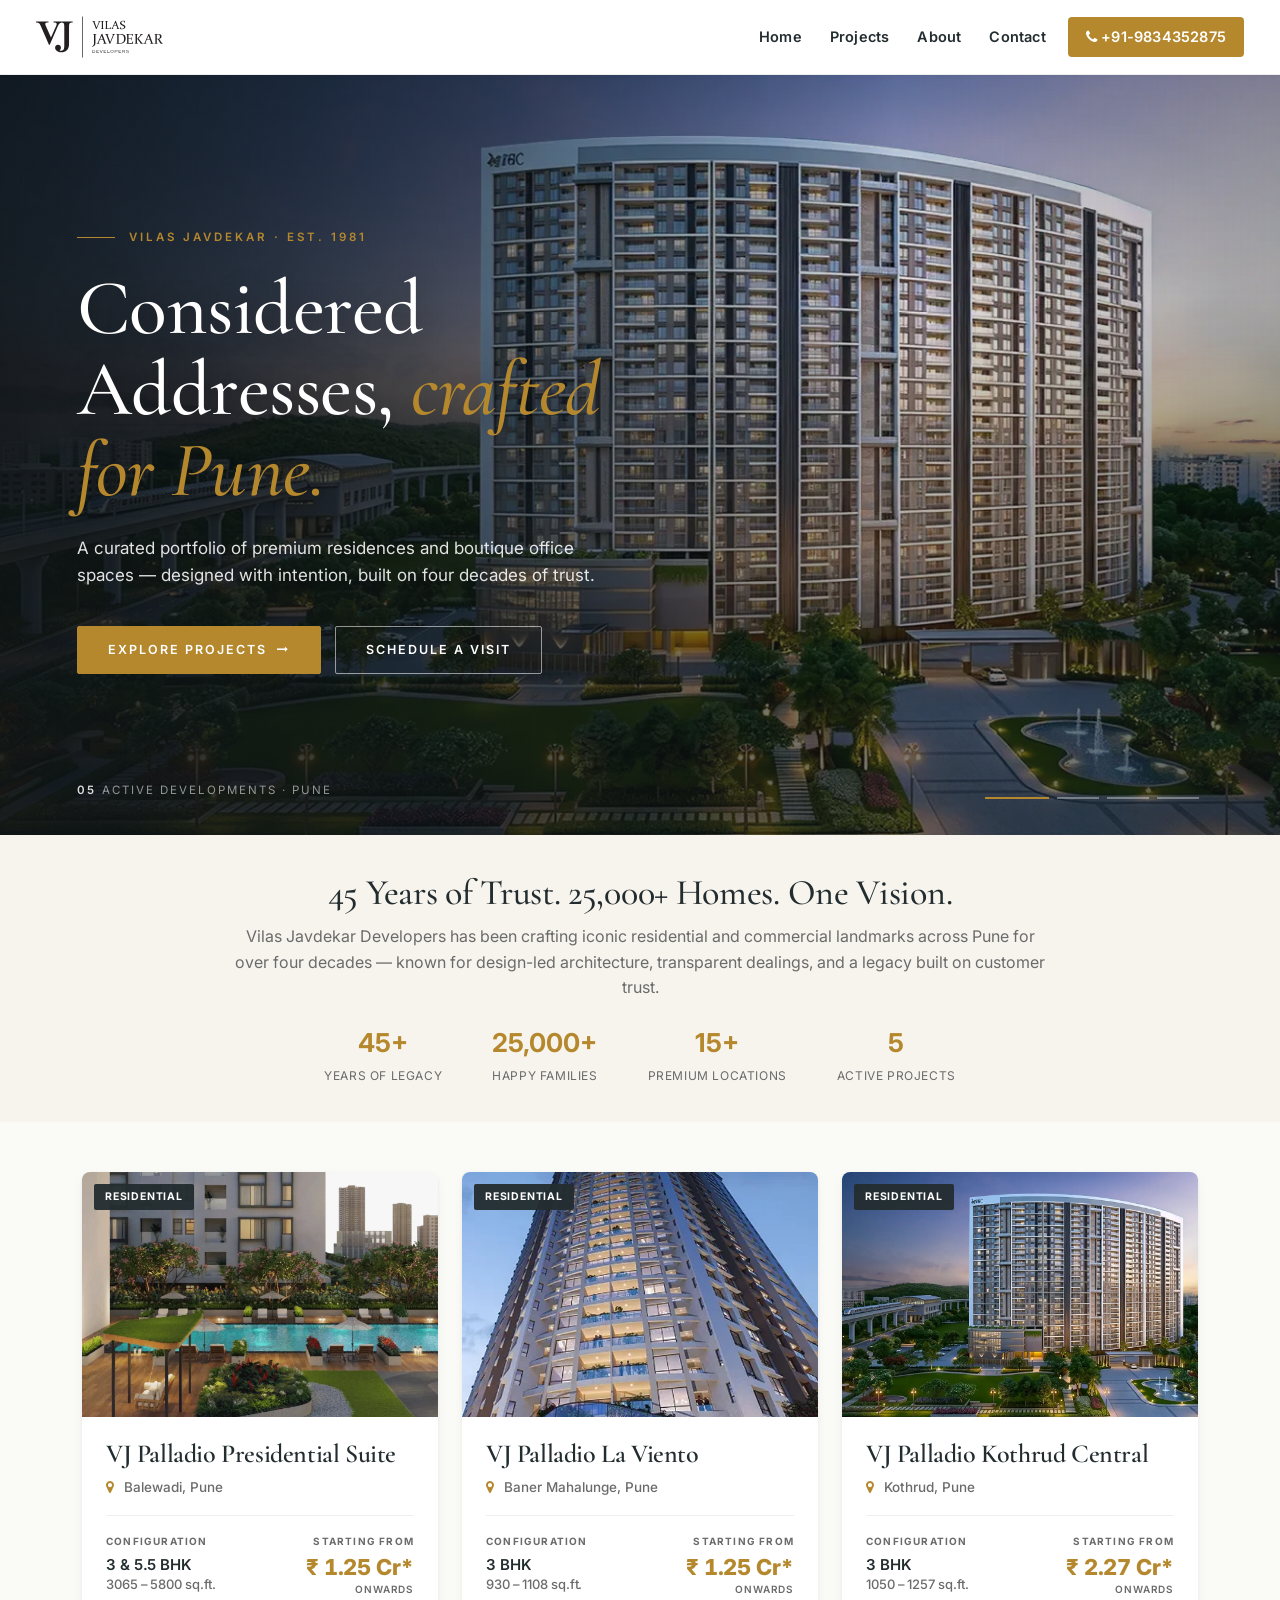
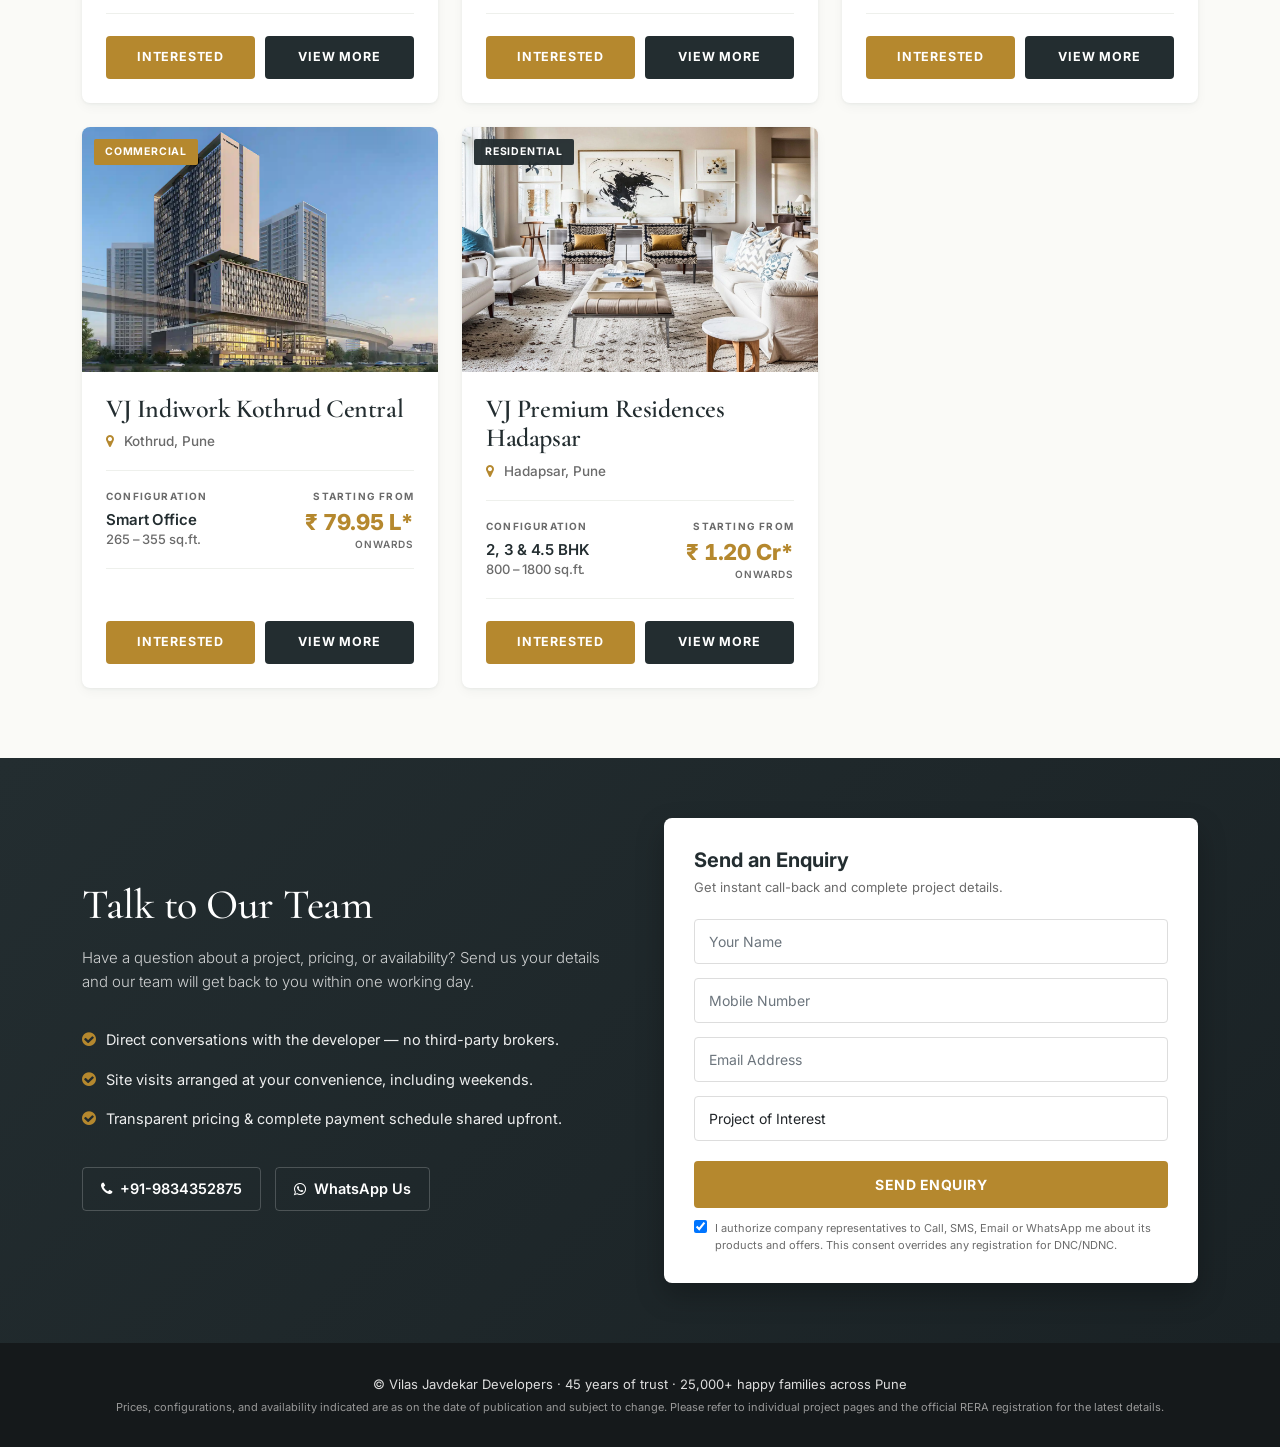
<file: index.html>
<!doctype html>
<html lang="en">

<head>
  <meta charset="utf-8" />
  <meta name="viewport" content="width=device-width, initial-scale=1, shrink-to-fit=no" />
  <title>Vilas Javdekar Developers | Premium Real Estate Projects in Pune</title>
  <meta name="description" content="Discover Vilas Javdekar Developers' premium residential and commercial projects across Pune — Balewadi, Baner Mahalunge, Kothrud, Hadapsar. Explore floor plans, pricing, and live availability.">
  <meta name="robots" content="index, follow" />

  <link rel="stylesheet" href="css/laviento/bootstrap.min.css" />
  <link rel="stylesheet" href="https://maxcdn.bootstrapcdn.com/font-awesome/4.7.0/css/font-awesome.min.css" />
  <link rel="preconnect" href="https://fonts.googleapis.com" />
  <link rel="preconnect" href="https://fonts.gstatic.com" crossorigin />
  <link rel="stylesheet" href="https://fonts.googleapis.com/css2?family=Cormorant+Garamond:wght@400;500;600;700&family=Inter:wght@400;500;600;700&display=swap" />

  <link rel="shortcut icon" href="images/la-viento/qr.webp" type="image/x-icon" />

  <style>
    :root {
      --hub-accent: #b5882e;
      --hub-accent-dark: #9a7126;
      --hub-text: #232d30;
      --hub-muted: #6b6b6b;
      --hub-bg: #f7f4ee;
    }
    html { scroll-behavior: smooth; }
    body { font-family: 'Inter', 'Segoe UI', Tahoma, sans-serif; color: var(--hub-text); background: #fff; margin: 0; -webkit-font-smoothing: antialiased; }
    .serif { font-family: 'Cormorant Garamond', 'Playfair Display', Georgia, serif; }

    /* Navbar */
    .hub-navbar {
      background: #fff !important; border-bottom: 1px solid #eee;
      padding: 10px 24px; box-shadow: 0 1px 4px rgba(0,0,0,0.04);
    }
    .hub-navbar .navbar-brand img { height: 44px; width: auto; }
    .hub-navbar .nav-link {
      color: var(--hub-text) !important; font-weight: 600; font-size: 14.5px;
      letter-spacing: 0.2px; padding: 10px 14px !important;
      transition: color 0.2s ease;
    }
    .hub-navbar .nav-link:hover { color: var(--hub-accent) !important; }
    .hub-navbar .nav-cta {
      background: var(--hub-accent); color: #fff !important;
      padding: 9px 18px !important; border-radius: 4px; margin-left: 8px;
    }
    .hub-navbar .nav-cta:hover { background: var(--hub-accent-dark); color: #fff !important; }
    .hub-navbar .navbar-toggler { border: 1px solid #ddd; padding: 5px 10px; }

    /* Hero carousel */
    .hub-hero {
      position: relative; overflow: hidden;
      min-height: clamp(520px, 78vh, 760px);
      background: #15191b;
    }
    .hub-hero .carousel, .hub-hero .carousel-inner, .hub-hero .carousel-item { height: 100%; }
    .hub-hero .carousel-item { min-height: clamp(520px, 78vh, 760px); }
    .hub-hero .carousel-item img {
      width: 100%; height: 100%; object-fit: cover; display: block;
      animation: heroZoom 9s ease-out forwards;
    }
    @keyframes heroZoom {
      from { transform: scale(1.05); }
      to   { transform: scale(1.00); }
    }
    /* Two stacked gradients: ambient darken + strong left-side fade for text legibility */
    .hub-hero::before {
      content: ''; position: absolute; inset: 0; z-index: 4;
      background:
        linear-gradient(90deg, rgba(15,20,22,0.85) 0%, rgba(15,20,22,0.55) 38%, rgba(15,20,22,0.10) 70%, rgba(15,20,22,0.30) 100%),
        linear-gradient(180deg, rgba(15,20,22,0.10) 0%, rgba(15,20,22,0.00) 30%, rgba(15,20,22,0.55) 100%);
      pointer-events: none;
    }
    .hub-hero-overlay {
      position: absolute; inset: 0; z-index: 5;
      display: flex; flex-direction: column; justify-content: center;
      padding: 60px clamp(24px, 6vw, 80px); color: #fff;
      pointer-events: none; max-width: 760px;
    }
    .hub-hero-overlay .eyebrow {
      display: inline-flex; align-items: center; gap: 14px;
      font-size: 11.5px; font-weight: 600; letter-spacing: 3px; text-transform: uppercase;
      color: var(--hub-accent); margin: 0 0 22px;
    }
    .hub-hero-overlay .eyebrow::before {
      content: ''; width: 38px; height: 1px; background: var(--hub-accent);
    }
    .hub-hero-overlay h1 {
      font-family: 'Cormorant Garamond', Georgia, serif;
      font-size: clamp(40px, 6.2vw, 78px);
      font-weight: 500; line-height: 1.04; margin: 0 0 24px;
      letter-spacing: -0.5px;
      text-shadow: 0 2px 24px rgba(0,0,0,0.35);
    }
    .hub-hero-overlay h1 em {
      font-style: italic; font-weight: 500; color: var(--hub-accent);
    }
    .hub-hero-overlay .sub {
      font-size: clamp(15px, 1.5vw, 17px); max-width: 540px; margin: 0 0 36px;
      color: rgba(255,255,255,0.88); line-height: 1.6; font-weight: 400;
    }
    .hub-hero-overlay .hero-ctas { display: flex; flex-wrap: wrap; gap: 14px; }
    .hub-hero-overlay .hero-cta {
      pointer-events: auto;
      display: inline-flex; align-items: center; gap: 10px;
      padding: 14px 30px; border-radius: 2px; text-decoration: none;
      font-weight: 600; font-size: 12.5px; letter-spacing: 2px; text-transform: uppercase;
      transition: background 0.25s ease, color 0.25s ease, border-color 0.25s ease;
    }
    .hub-hero-overlay .hero-cta.primary {
      background: var(--hub-accent); color: #fff; border: 1px solid var(--hub-accent);
    }
    .hub-hero-overlay .hero-cta.primary:hover { background: var(--hub-accent-dark); border-color: var(--hub-accent-dark); }
    .hub-hero-overlay .hero-cta.ghost {
      background: transparent; color: #fff; border: 1px solid rgba(255,255,255,0.55);
    }
    .hub-hero-overlay .hero-cta.ghost:hover { background: #fff; color: var(--hub-text); border-color: #fff; }
    .hub-hero-overlay .hero-cta i { font-size: 11px; }
    .hub-hero .carousel-indicators {
      position: absolute; right: clamp(24px, 6vw, 80px); bottom: 36px; left: auto;
      margin: 0; z-index: 6; justify-content: flex-end;
    }
    .hub-hero .carousel-indicators button {
      width: 42px; height: 2px; background: rgba(255,255,255,0.35);
      border: none; border-radius: 0; opacity: 1;
      margin: 0 4px; transition: background 0.3s ease, width 0.3s ease;
    }
    .hub-hero .carousel-indicators button.active { background: var(--hub-accent); width: 64px; }
    .hub-hero .hero-meta {
      position: absolute; left: clamp(24px, 6vw, 80px); bottom: 36px; z-index: 6;
      font-size: 11.5px; letter-spacing: 2px; text-transform: uppercase;
      color: rgba(255,255,255,0.55);
    }
    .hub-hero .hero-meta b { color: rgba(255,255,255,0.85); font-weight: 600; margin-right: 6px; }

    @media (max-width: 575px) {
      .hub-hero-overlay { padding: 50px 24px 100px; }
      .hub-hero-overlay h1 { font-size: 38px; }
      .hub-hero-overlay .sub { font-size: 14px; }
      .hub-hero .hero-meta, .hub-hero .carousel-indicators { bottom: 22px; }
    }

    /* About strip */
    .hub-about {
      background: var(--hub-bg); padding: 36px 20px; text-align: center;
    }
    .hub-about h2 {
      font-family: 'Cormorant Garamond', Georgia, serif;
      font-size: clamp(26px, 3vw, 36px); font-weight: 500; color: var(--hub-text);
      margin: 0 0 10px; letter-spacing: -0.3px;
    }
    .hub-about p {
      font-size: clamp(14px, 1.5vw, 16px); color: var(--hub-muted);
      max-width: 820px; margin: 0 auto; line-height: 1.6;
    }
    .hub-about .stats {
      display: flex; justify-content: center; flex-wrap: wrap; gap: 30px 50px;
      margin-top: 22px;
    }
    .hub-about .stats div b {
      display: block; font-size: 26px; color: var(--hub-accent); font-weight: 700;
    }
    .hub-about .stats div span {
      font-size: 12px; color: var(--hub-muted); text-transform: uppercase; letter-spacing: 0.6px;
    }

    .projects-grid { padding: 50px 0 70px; background: #fafaf7; }
    .project-card {
      display: flex; flex-direction: column;
      background: #fff; border-radius: 8px;
      overflow: hidden; text-decoration: none; color: inherit;
      box-shadow: 0 1px 3px rgba(35,45,48,0.06), 0 4px 12px rgba(35,45,48,0.04);
      transition: transform 0.25s ease, box-shadow 0.25s ease;
      height: 100%; position: relative;
    }
    .project-card::after {
      content: ''; position: absolute; left: 0; right: 0; bottom: 0; height: 3px;
      background: var(--hub-accent); transform: scaleX(0); transform-origin: left;
      transition: transform 0.3s ease;
    }
    .project-card:hover {
      transform: translateY(-4px);
      box-shadow: 0 4px 12px rgba(35,45,48,0.10), 0 16px 32px rgba(35,45,48,0.08);
      color: inherit; text-decoration: none;
    }
    .project-card:hover::after { transform: scaleX(1); }
    .project-card-img {
      position: relative; width: 100%; aspect-ratio: 16 / 11; overflow: hidden; background: #ddd;
    }
    .project-card-img img {
      width: 100%; height: 100%; object-fit: cover; display: block;
      transition: transform 0.5s ease;
    }
    .project-card:hover .project-card-img img { transform: scale(1.05); }
    .project-badge {
      position: absolute; top: 12px; left: 12px;
      background: rgba(35,45,48,0.95); color: #fff;
      padding: 5px 11px; border-radius: 2px;
      font-size: 10.5px; font-weight: 700; text-transform: uppercase; letter-spacing: 0.8px;
    }
    .project-badge.commercial { background: var(--hub-accent); }
    .project-card-body { padding: 22px 24px 24px; display: flex; flex-direction: column; flex: 1; }
    .project-card-body h2 {
      font-family: 'Cormorant Garamond', Georgia, serif;
      font-size: 26px; font-weight: 600; margin: 0 0 8px; color: var(--hub-text);
      line-height: 1.15; letter-spacing: -0.4px;
    }
    .project-card-body .location {
      font-size: 13.5px; color: var(--hub-muted); margin: 0 0 18px; font-weight: 500;
    }
    .project-card-body .location i { color: var(--hub-accent); margin-right: 6px; }
    .project-card-specs {
      margin: 0 0 22px; padding: 18px 0; border-top: 1px solid #eef0ec; border-bottom: 1px solid #eef0ec;
      display: flex; justify-content: space-between; gap: 16px;
    }
    .project-card-specs .spec-block { flex: 1; min-width: 0; }
    .project-card-specs .spec-block.price-block { text-align: right; flex: 0 0 auto; }
    .project-card-specs .spec-label {
      font-size: 10px; font-weight: 700; color: var(--hub-muted);
      text-transform: uppercase; letter-spacing: 1.2px; margin: 0 0 6px;
    }
    .project-card-specs .spec-value {
      font-size: 15px; font-weight: 600; color: var(--hub-text);
      line-height: 1.3; margin: 0; letter-spacing: -0.1px;
    }
    .project-card-specs .price-block .spec-value {
      font-family: 'Inter', 'Segoe UI', sans-serif;
      font-size: 22px; font-weight: 800; color: var(--hub-accent);
      letter-spacing: -0.4px; line-height: 1.1;
      font-variant-numeric: tabular-nums;
    }
    .project-card-specs .price-block .spec-value small {
      font-family: 'Inter', sans-serif; font-size: 10px; font-weight: 600;
      color: var(--hub-muted); display: block; letter-spacing: 0.8px;
      text-transform: uppercase; margin-top: 5px;
    }
    .project-card-actions {
      margin-top: auto;
      display: flex; gap: 10px;
    }
    .project-card-actions .card-btn {
      flex: 1; text-align: center;
      padding: 11px 14px; border-radius: 4px;
      font-size: 12.5px; font-weight: 700; letter-spacing: 0.8px; text-transform: uppercase;
      text-decoration: none; cursor: pointer;
      transition: background 0.2s ease, color 0.2s ease, border-color 0.2s ease;
      border: 1px solid transparent;
      font-family: 'Inter', sans-serif;
    }
    .card-btn-interested {
      background: var(--hub-accent); color: #fff; border-color: var(--hub-accent);
    }
    .card-btn-interested:hover { background: var(--hub-accent-dark); border-color: var(--hub-accent-dark); color: #fff; }
    .card-btn-view {
      background: var(--hub-text); color: #fff; border-color: var(--hub-text);
    }
    .card-btn-view:hover { background: #000; color: #fff; }

    /* Interested modal */
    .hub-interested-modal .modal-content {
      border: none; border-radius: 8px; padding: 28px 28px 26px;
      background: #fff; position: relative;
    }
    .hub-interested-modal .btn-close-x {
      position: absolute; top: 8px; right: 14px;
      background: transparent; border: none;
      font-size: 28px; color: var(--hub-muted); cursor: pointer; line-height: 1;
      padding: 0;
    }
    .hub-interested-modal .btn-close-x:hover { color: var(--hub-text); }
    .hub-interested-modal .modal-title {
      font-family: 'Cormorant Garamond', Georgia, serif;
      font-size: 26px; font-weight: 600; margin: 0 0 6px; color: var(--hub-text);
      line-height: 1.2; padding-right: 30px;
    }
    .hub-interested-modal .modal-title .js-modal-project { color: var(--hub-accent); }
    .hub-interested-modal .modal-sub {
      font-size: 13px; color: var(--hub-muted); margin: 0 0 20px;
    }
    .hub-interested-modal .form-control {
      width: 100%; padding: 11px 14px; font-size: 14px;
      border: 1px solid #ddd; border-radius: 4px; margin-bottom: 12px;
    }
    .hub-interested-modal .form-control:focus {
      outline: none; border-color: var(--hub-accent);
      box-shadow: 0 0 0 3px rgba(181,136,46,0.15);
    }
    .hub-interested-modal .btn-submit {
      width: 100%; padding: 13px; font-size: 14px; font-weight: 700;
      letter-spacing: 0.5px; text-transform: uppercase;
      background: var(--hub-accent); color: #fff; border: none; border-radius: 4px;
      cursor: pointer; transition: background 0.2s ease; margin-top: 6px;
    }
    .hub-interested-modal .btn-submit:hover { background: var(--hub-accent-dark); }
    .hub-interested-modal .checkbox-section {
      display: flex; align-items: flex-start; gap: 8px;
      font-size: 11px; color: var(--hub-muted); margin-top: 12px;
    }
    .hub-interested-modal .checkbox-section p { margin: 0; line-height: 1.5; }

    /* Contact section */
    .hub-contact {
      background: linear-gradient(135deg, #232d30 0%, #1a2225 100%);
      color: #fff; padding: 60px 20px;
    }
    .hub-contact .contact-left h2 {
      font-family: 'Cormorant Garamond', Georgia, serif;
      font-size: clamp(30px, 3.4vw, 42px); font-weight: 500; margin: 0 0 16px;
      color: #fff; letter-spacing: -0.5px;
    }
    .hub-contact .contact-left .lead {
      color: rgba(255,255,255,0.78); font-size: 15px; line-height: 1.6; margin: 0 0 26px;
    }
    .hub-contact .trust-list { list-style: none; padding: 0; margin: 0 0 28px; }
    .hub-contact .trust-list li {
      padding: 9px 0; color: rgba(255,255,255,0.92); font-size: 14.5px;
      display: flex; align-items: flex-start; gap: 10px;
    }
    .hub-contact .trust-list li i {
      color: var(--hub-accent); font-size: 16px; margin-top: 2px; flex-shrink: 0;
    }
    .hub-contact .quick-contact a {
      display: inline-flex; align-items: center; gap: 8px;
      color: #fff; text-decoration: none; font-weight: 600; font-size: 14.5px;
      padding: 10px 18px; border: 1px solid rgba(255,255,255,0.2); border-radius: 4px;
      margin-right: 10px; margin-bottom: 10px;
      transition: background 0.2s ease, border-color 0.2s ease;
    }
    .hub-contact .quick-contact a:hover { background: var(--hub-accent); border-color: var(--hub-accent); color: #fff; }
    .hub-contact .contact-form-card {
      background: #fff; color: var(--hub-text);
      padding: 30px; border-radius: 8px;
      box-shadow: 0 12px 28px rgba(0,0,0,0.25);
    }
    .hub-contact .contact-form-card h3 {
      font-size: 20px; font-weight: 700; margin: 0 0 6px; color: var(--hub-text);
    }
    .hub-contact .contact-form-card .form-subtitle {
      font-size: 13px; color: var(--hub-muted); margin: 0 0 22px;
    }
    .hub-contact .form-group { margin-bottom: 14px; }
    .hub-contact .form-control, .hub-contact .form-select {
      width: 100%; padding: 11px 14px; font-size: 14px;
      border: 1px solid #ddd; border-radius: 4px; background: #fff;
      transition: border-color 0.2s ease, box-shadow 0.2s ease;
    }
    .hub-contact .form-control:focus, .hub-contact .form-select:focus {
      outline: none; border-color: var(--hub-accent);
      box-shadow: 0 0 0 3px rgba(181,136,46,0.15);
    }
    .hub-contact .btn-submit {
      width: 100%; padding: 13px; font-size: 14px; font-weight: 700;
      letter-spacing: 0.5px; text-transform: uppercase;
      background: var(--hub-accent); color: #fff; border: none; border-radius: 4px;
      cursor: pointer; transition: background 0.2s ease;
      margin-top: 6px;
    }
    .hub-contact .btn-submit:hover { background: var(--hub-accent-dark); }
    .hub-contact .checkbox-section {
      display: flex; align-items: flex-start; gap: 8px;
      font-size: 11px; color: var(--hub-muted); margin-top: 12px;
    }
    .hub-contact .checkbox-section p { margin: 0; line-height: 1.5; }

    .hub-footer {
      background: #15191b; color: #ddd; padding: 28px 20px; text-align: center;
      font-size: 13px;
    }
    .hub-footer a { color: var(--hub-accent); text-decoration: none; }
    .hub-footer p { margin: 4px 0; }

    @media (max-width: 991px) {
      .hub-navbar .nav-cta { margin: 8px 0; }
    }

    /* Tablet & below — slim cards, tighter sections */
    @media (max-width: 767px) {
      .hub-contact { padding: 40px 16px; }
      .hub-contact .contact-form-card { padding: 22px; margin-top: 30px; }
      .hub-about .stats { gap: 22px 30px; }

      .projects-grid { padding: 34px 0 44px; }
      .projects-grid .row { --bs-gutter-x: 1rem; --bs-gutter-y: 1rem; }
      .project-card-img { aspect-ratio: 16 / 9; }
      .project-card-body { padding: 18px 18px 18px; }
      .project-card-body h2 { font-size: 23px; margin: 0 0 4px; }
      .project-card-body .location { margin: 0 0 14px; font-size: 13px; }
      .project-card-specs { padding: 14px 0; margin: 0 0 16px; }
      .project-card-specs .spec-value { font-size: 14px; line-height: 1.25; }
      .project-card-specs .price-block .spec-value { font-size: 20px; }
      .project-card-specs .spec-value span { font-size: 12px !important; }
      .project-card-cta { padding: 12px 14px; }
    }

    /* Phones — hero compactness, stats grid, navbar shrink, smaller serif H2 on cards */
    @media (max-width: 575px) {
      .hub-navbar { padding: 8px 16px; }
      .hub-navbar .navbar-brand img { height: 38px; }
      .hub-navbar .navbar-nav { gap: 6px; padding-top: 6px; }

      /* Mobile hero: image on top, text in a dark block below (not overlaid) */
      .hub-hero {
        margin-top: 62px !important;
        min-height: 0; height: auto;
        display: flex; flex-direction: column;
      }
      .hub-hero::before { display: none; } /* drop the overlay gradient — text isn't over image anymore */
      .hub-hero #hubHeroCarousel,
      .hub-hero .carousel-inner,
      .hub-hero .carousel-item { height: 44vh; min-height: 280px; max-height: 380px; }
      .hub-hero .carousel-item img { animation: none; } /* skip the zoom on mobile for snappier render */
      .hub-hero .carousel-indicators {
        position: absolute; left: 0; right: 0; bottom: 12px;
        justify-content: center; z-index: 2;
      }
      .hub-hero .carousel-indicators button { width: 26px; height: 2px; }
      .hub-hero .carousel-indicators button.active { width: 40px; }
      .hub-hero .hero-meta { display: none; }

      .hub-hero-overlay {
        position: static; inset: auto; pointer-events: auto;
        background: #15191b;
        padding: 30px 22px 32px;
        max-width: 100%;
        color: #fff;
      }
      .hub-hero-overlay .eyebrow { margin: 0 0 14px; letter-spacing: 2.5px; }
      .hub-hero-overlay h1 {
        font-size: 32px; margin: 0 0 14px; line-height: 1.1;
        text-shadow: none; color: #fff;
      }
      .hub-hero-overlay .sub {
        font-size: 14px; margin: 0 0 22px;
        color: rgba(255,255,255,0.78); max-width: 100%;
      }
      .hub-hero-overlay .hero-ctas { gap: 10px; width: 100%; }
      .hub-hero-overlay .hero-cta {
        flex: 1 1 100%; justify-content: center;
        padding: 13px 18px; letter-spacing: 1.4px;
      }
      .hub-hero-overlay .hero-cta.ghost { border-color: rgba(255,255,255,0.45); }

      .hub-about { padding: 28px 18px; }
      .hub-about h2 { font-size: 26px; }
      .hub-about p { font-size: 14px; }
      .hub-about .stats {
        display: grid; grid-template-columns: 1fr 1fr; gap: 18px 14px;
        margin-top: 18px;
      }
      .hub-about .stats div { text-align: center; }
      .hub-about .stats div b { font-size: 22px; }

      .hub-contact { padding: 32px 16px; }
      .hub-contact .contact-left h2 { font-size: 28px; margin: 0 0 12px; }
      .hub-contact .contact-left .lead { font-size: 14px; margin: 0 0 18px; }
      .hub-contact .contact-form-card { padding: 20px; margin-top: 26px; }
      .hub-contact .contact-form-card h3 { font-size: 18px; }
      .hub-contact .btn-submit { padding: 15px; }

      .project-card-body h2 { font-size: 22px; }
      .project-card-specs .price-block .spec-value { font-size: 19px; }
    }
  </style>

  <!-- Google Tag Manager -->
  <script>(function(w,d,s,l,i){w[l]=w[l]||[];w[l].push({'gtm.start':
  new Date().getTime(),event:'gtm.js'});var f=d.getElementsByTagName(s)[0],
  j=d.createElement(s),dl=l!='dataLayer'?'&l='+l:'';j.async=true;j.src=
  'https://www.googletagmanager.com/gtm.js?id='+i+dl;f.parentNode.insertBefore(j,f);
  })(window,document,'script','dataLayer','GTM-PLGBW6B9');</script>
  <!-- End Google Tag Manager -->
</head>

<body>
  <!-- Google Tag Manager (noscript) -->
  <noscript><iframe src="https://www.googletagmanager.com/ns.html?id=GTM-PLGBW6B9"
    height="0" width="0" style="display:none;visibility:hidden"></iframe></noscript>
  <!-- End Google Tag Manager (noscript) -->

  <nav class="navbar navbar-expand-lg fixed-top hub-navbar" id="top">
    <div class="container-fluid">
      <a class="navbar-brand" href="/"><img src="images/hadapsar-logo.svg" alt="Vilas Javdekar Developers" /></a>
      <button class="navbar-toggler" type="button" data-bs-toggle="collapse" data-bs-target="#hubNav" aria-controls="hubNav" aria-label="Toggle navigation">
        <span class="navbar-toggler-icon"></span>
      </button>
      <div class="collapse navbar-collapse justify-content-end" id="hubNav">
        <ul class="navbar-nav align-items-lg-center">
          <li class="nav-item"><a class="nav-link" href="#top">Home</a></li>
          <li class="nav-item"><a class="nav-link" href="#projects">Projects</a></li>
          <li class="nav-item"><a class="nav-link" href="#about">About</a></li>
          <li class="nav-item"><a class="nav-link" href="#contact">Contact</a></li>
          <li class="nav-item"><a class="nav-link nav-cta" href="tel:+919834352875"><i class="fa fa-phone"></i> +91-9834352875</a></li>
        </ul>
      </div>
    </div>
  </nav>

  <header class="hub-hero" style="margin-top: 68px;">
    <div id="hubHeroCarousel" class="carousel slide carousel-fade" data-bs-ride="carousel" data-bs-interval="5000">
      <div class="carousel-inner">
        <div class="carousel-item active">
          <img src="images/kothrud-central/banner/banner1.webp" alt="VJ Palladio Kothrud Central" fetchpriority="high" />
        </div>
        <div class="carousel-item">
          <img src="images/indiwork-kothrud/banner/banner1.webp" alt="VJ Indiwork Kothrud Central" loading="lazy" />
        </div>
        <div class="carousel-item">
          <img src="assets/banner-web-1.webp" alt="VJ Palladio Presidential Suite Balewadi" loading="lazy" />
        </div>
        <div class="carousel-item">
          <img src="images/la-viento/banner/hadapsar-banner.webp" alt="VJ Premium Residences Hadapsar" loading="lazy" />
        </div>
      </div>
      <div class="carousel-indicators">
        <button type="button" data-bs-target="#hubHeroCarousel" data-bs-slide-to="0" class="active" aria-label="Slide 1"></button>
        <button type="button" data-bs-target="#hubHeroCarousel" data-bs-slide-to="1" aria-label="Slide 2"></button>
        <button type="button" data-bs-target="#hubHeroCarousel" data-bs-slide-to="2" aria-label="Slide 3"></button>
        <button type="button" data-bs-target="#hubHeroCarousel" data-bs-slide-to="3" aria-label="Slide 4"></button>
      </div>
    </div>
    <div class="hub-hero-overlay">
      <span class="eyebrow">Vilas Javdekar · Est. 1981</span>
      <h1>Considered Addresses, <em>crafted for Pune.</em></h1>
      <p class="sub">A curated portfolio of premium residences and boutique office spaces — designed with intention, built on four decades of trust.</p>
      <div class="hero-ctas">
        <a href="#projects" class="hero-cta primary">Explore Projects <i class="fa fa-long-arrow-right"></i></a>
        <a href="#contact" class="hero-cta ghost">Schedule a Visit</a>
      </div>
    </div>
    <div class="hero-meta"><b>05</b>Active Developments · Pune</div>
  </header>

  <section class="hub-about" id="about">
    <div class="container">
      <h2>45 Years of Trust. 25,000+ Homes. One Vision.</h2>
      <p>Vilas Javdekar Developers has been crafting iconic residential and commercial landmarks across Pune for over four decades — known for design-led architecture, transparent dealings, and a legacy built on customer trust.</p>
      <div class="stats">
        <div><b>45+</b><span>Years of Legacy</span></div>
        <div><b>25,000+</b><span>Happy Families</span></div>
        <div><b>15+</b><span>Premium Locations</span></div>
        <div><b>5</b><span>Active Projects</span></div>
      </div>
    </div>
  </section>

  <section id="projects" class="projects-grid">
    <div class="container">
      <div class="row g-4">

        <!-- 1. VJ Palladio Presidential Suite Balewadi -->
        <div class="col-12 col-md-6 col-lg-4">
          <div class="project-card">
            <div class="project-card-img">
              <img src="assets/banner-web-1.webp" alt="VJ Palladio Presidential Suite" loading="lazy" />
              <span class="project-badge">Residential</span>
            </div>
            <div class="project-card-body">
              <h2>VJ Palladio Presidential Suite</h2>
              <p class="location"><i class="fa fa-map-marker"></i> Balewadi, Pune</p>
              <div class="project-card-specs">
                <div class="spec-block">
                  <p class="spec-label">Configuration</p>
                  <p class="spec-value">3 &amp; 5.5 BHK<br /><span style="color:var(--hub-muted); font-weight:500; font-size:13px;">3065 – 5800 sq.ft.</span></p>
                </div>
                <div class="spec-block price-block">
                  <p class="spec-label">Starting From</p>
                  <p class="spec-value">₹ 1.25 Cr*<small>onwards</small></p>
                </div>
              </div>
              <div class="project-card-actions">
                <button type="button" class="card-btn card-btn-interested" data-bs-toggle="modal" data-bs-target="#interestedModal" data-project="VJ Palladio Presidential Suite">Interested</button>
                <a href="vj-palladio-balewadi-central.html" class="card-btn card-btn-view">View More</a>
              </div>
            </div>
          </div>
        </div>

        <!-- 2. VJ Palladio La Viento -->
        <div class="col-12 col-md-6 col-lg-4">
          <div class="project-card">
            <div class="project-card-img">
              <img src="images/la-viento/overview.webp" alt="VJ Palladio La Viento" loading="lazy" />
              <span class="project-badge">Residential</span>
            </div>
            <div class="project-card-body">
              <h2>VJ Palladio La Viento</h2>
              <p class="location"><i class="fa fa-map-marker"></i> Baner Mahalunge, Pune</p>
              <div class="project-card-specs">
                <div class="spec-block">
                  <p class="spec-label">Configuration</p>
                  <p class="spec-value">3 BHK<br /><span style="color:var(--hub-muted); font-weight:500; font-size:13px;">930 – 1108 sq.ft.</span></p>
                </div>
                <div class="spec-block price-block">
                  <p class="spec-label">Starting From</p>
                  <p class="spec-value">₹ 1.25 Cr*<small>onwards</small></p>
                </div>
              </div>
              <div class="project-card-actions">
                <button type="button" class="card-btn card-btn-interested" data-bs-toggle="modal" data-bs-target="#interestedModal" data-project="VJ Palladio La Viento">Interested</button>
                <a href="vj-palladio-la-viento.html" class="card-btn card-btn-view">View More</a>
              </div>
            </div>
          </div>
        </div>

        <!-- 3. VJ Palladio Kothrud Central -->
        <div class="col-12 col-md-6 col-lg-4">
          <div class="project-card">
            <div class="project-card-img">
              <img src="images/kothrud-central/banner/banner1.webp" alt="VJ Palladio Kothrud Central" loading="lazy" />
              <span class="project-badge">Residential</span>
            </div>
            <div class="project-card-body">
              <h2>VJ Palladio Kothrud Central</h2>
              <p class="location"><i class="fa fa-map-marker"></i> Kothrud, Pune</p>
              <div class="project-card-specs">
                <div class="spec-block">
                  <p class="spec-label">Configuration</p>
                  <p class="spec-value">3 BHK<br /><span style="color:var(--hub-muted); font-weight:500; font-size:13px;">1050 – 1257 sq.ft.</span></p>
                </div>
                <div class="spec-block price-block">
                  <p class="spec-label">Starting From</p>
                  <p class="spec-value">₹ 2.27 Cr*<small>onwards</small></p>
                </div>
              </div>
              <div class="project-card-actions">
                <button type="button" class="card-btn card-btn-interested" data-bs-toggle="modal" data-bs-target="#interestedModal" data-project="VJ Palladio Kothrud Central">Interested</button>
                <a href="vj-palladio-kothrud-central.html" class="card-btn card-btn-view">View More</a>
              </div>
            </div>
          </div>
        </div>

        <!-- 4. VJ Indiwork Kothrud Central -->
        <div class="col-12 col-md-6 col-lg-4">
          <div class="project-card">
            <div class="project-card-img">
              <img src="images/indiwork-kothrud/banner/banner1.webp" alt="VJ Indiwork Kothrud Central" loading="lazy" />
              <span class="project-badge commercial">Commercial</span>
            </div>
            <div class="project-card-body">
              <h2>VJ Indiwork Kothrud Central</h2>
              <p class="location"><i class="fa fa-map-marker"></i> Kothrud, Pune</p>
              <div class="project-card-specs">
                <div class="spec-block">
                  <p class="spec-label">Configuration</p>
                  <p class="spec-value">Smart Office<br /><span style="color:var(--hub-muted); font-weight:500; font-size:13px;">265 – 355 sq.ft.</span></p>
                </div>
                <div class="spec-block price-block">
                  <p class="spec-label">Starting From</p>
                  <p class="spec-value">₹ 79.95 L*<small>onwards</small></p>
                </div>
              </div>
              <div class="project-card-actions">
                <button type="button" class="card-btn card-btn-interested" data-bs-toggle="modal" data-bs-target="#interestedModal" data-project="VJ Indiwork Kothrud Central">Interested</button>
                <a href="vj-indiwork-kothrud-central.html" class="card-btn card-btn-view">View More</a>
              </div>
            </div>
          </div>
        </div>

        <!-- 5. VJ Premium Residences Hadapsar -->
        <div class="col-12 col-md-6 col-lg-4">
          <div class="project-card">
            <div class="project-card-img">
              <img src="images/la-viento/banner/hadapsar-banner.webp" alt="VJ Premium Residences Hadapsar" loading="lazy" />
              <span class="project-badge">Residential</span>
            </div>
            <div class="project-card-body">
              <h2>VJ Premium Residences Hadapsar</h2>
              <p class="location"><i class="fa fa-map-marker"></i> Hadapsar, Pune</p>
              <div class="project-card-specs">
                <div class="spec-block">
                  <p class="spec-label">Configuration</p>
                  <p class="spec-value">2, 3 &amp; 4.5 BHK<br /><span style="color:var(--hub-muted); font-weight:500; font-size:13px;">800 – 1800 sq.ft.</span></p>
                </div>
                <div class="spec-block price-block">
                  <p class="spec-label">Starting From</p>
                  <p class="spec-value">₹ 1.20 Cr*<small>onwards</small></p>
                </div>
              </div>
              <div class="project-card-actions">
                <button type="button" class="card-btn card-btn-interested" data-bs-toggle="modal" data-bs-target="#interestedModal" data-project="VJ Premium Residences Hadapsar">Interested</button>
                <a href="vj-new-launch-hadapsar.html" class="card-btn card-btn-view">View More</a>
              </div>
            </div>
          </div>
        </div>

      </div>
    </div>
  </section>

  <section class="hub-contact" id="contact">
    <div class="container">
      <div class="row g-5 align-items-center">
        <div class="col-12 col-lg-6 contact-left order-2 order-lg-1">
          <h2>Talk to Our Team</h2>
          <p class="lead">Have a question about a project, pricing, or availability? Send us your details and our team will get back to you within one working day.</p>
          <ul class="trust-list">
            <li><i class="fa fa-check-circle"></i> Direct conversations with the developer — no third-party brokers.</li>
            <li><i class="fa fa-check-circle"></i> Site visits arranged at your convenience, including weekends.</li>
            <li><i class="fa fa-check-circle"></i> Transparent pricing &amp; complete payment schedule shared upfront.</li>
          </ul>
          <div class="quick-contact">
            <a href="tel:+919834352875"><i class="fa fa-phone"></i> +91-9834352875</a>
            <a target="_blank" rel="noopener" href="https://api.whatsapp.com/send?phone=919834352875&amp;text=Hello,%20I%27d%20like%20more%20information%20about%20Vilas%20Javdekar%20projects."><i class="fa fa-whatsapp"></i> WhatsApp Us</a>
          </div>
        </div>
        <div class="col-12 col-lg-6 order-1 order-lg-2">
          <div class="contact-form-card">
            <h3>Send an Enquiry</h3>
            <p class="form-subtitle">Get instant call-back and complete project details.</p>
            <form action="send.php" method="post" class="form_inner">
              <input type="hidden" name="source" value="hub_contact">
              <input type="hidden" name="page_url" class="js-page-url">
              <div class="form-group">
                <input type="text" name="name" class="form-control" placeholder="Your Name" required />
              </div>
              <div class="form-group">
                <input type="tel" name="phone" class="form-control" placeholder="Mobile Number" pattern="[0-9]{10,13}" required />
              </div>
              <div class="form-group">
                <input type="email" name="email" class="form-control" placeholder="Email Address" />
              </div>
              <div class="form-group">
                <select name="project" class="form-select" required>
                  <option value="" disabled selected>Project of Interest</option>
                  <option value="Any Project">Any Project</option>
                  <option value="VJ Palladio Presidential Suite">VJ Palladio Presidential Suite — Balewadi</option>
                  <option value="VJ Palladio La Viento">VJ Palladio La Viento — Baner Mahalunge</option>
                  <option value="VJ Palladio Kothrud Central">VJ Palladio Kothrud Central — Kothrud</option>
                  <option value="VJ Indiwork Kothrud Central">VJ Indiwork Kothrud Central — Kothrud (Commercial)</option>
                  <option value="VJ Premium Residences Hadapsar">VJ Premium Residences Hadapsar — Hadapsar</option>
                </select>
              </div>
              <button type="submit" class="btn-submit">Send Enquiry</button>
              <div class="checkbox-section">
                <input type="checkbox" checked />
                <p>I authorize company representatives to Call, SMS, Email or WhatsApp me about its products and offers. This consent overrides any registration for DNC/NDNC.</p>
              </div>
            </form>
          </div>
        </div>
      </div>
    </div>
  </section>

  <footer class="hub-footer">
    <p>© Vilas Javdekar Developers · 45 years of trust · 25,000+ happy families across Pune</p>
    <p style="font-size: 11px; color: #999;">Prices, configurations, and availability indicated are as on the date of publication and subject to change. Please refer to individual project pages and the official RERA registration for the latest details.</p>
  </footer>

  <!-- Interested Modal (shared, triggered from any project card) -->
  <div class="modal fade hub-interested-modal" id="interestedModal" tabindex="-1" aria-hidden="true">
    <div class="modal-dialog modal-dialog-centered">
      <div class="modal-content">
        <button type="button" class="btn-close-x" data-bs-dismiss="modal" aria-label="Close">&times;</button>
        <h3 class="modal-title">I'm Interested in <span class="js-modal-project">this project</span></h3>
        <p class="modal-sub">Share your details and our team will get back to you within one working day.</p>
        <form action="send.php" method="post" class="form_inner">
          <input type="hidden" name="project" class="js-modal-project-input" value="">
          <input type="hidden" name="source" value="hub_card_interested">
          <input type="hidden" name="page_url" class="js-page-url">
          <input type="text" name="name" class="form-control" placeholder="Your Name" required>
          <input type="tel" name="phone" class="form-control" placeholder="Mobile Number" pattern="[0-9]{10,13}" required>
          <input type="email" name="email" class="form-control" placeholder="Email Address">
          <button type="submit" class="btn-submit">Send Enquiry</button>
          <div class="checkbox-section">
            <input type="checkbox" checked>
            <p>I authorize company representatives to Call, SMS, Email or WhatsApp me about its products and offers. This consent overrides any registration for DNC/NDNC.</p>
          </div>
        </form>
      </div>
    </div>
  </div>

  <script src="js/laviento/bootstrap.min.js"></script>
  <script>
    (function () {
      // Fill all page_url hidden inputs (bottom form + modal)
      document.querySelectorAll('.js-page-url').forEach(function (el) { el.value = window.location.href; });

      // Soft toast if visitor arrived back here from send.php with ?error=missing_fields
      var params = new URLSearchParams(window.location.search);
      if (params.get('error') === 'missing_fields') {
        var toast = document.createElement('div');
        toast.setAttribute('role', 'alert');
        toast.style.cssText = 'position:fixed;left:50%;transform:translateX(-50%);bottom:24px;z-index:9999;background:#b5882e;color:#fff;padding:14px 22px;border-radius:6px;box-shadow:0 8px 24px rgba(0,0,0,0.25);font-size:14px;font-weight:600;letter-spacing:0.3px;max-width:90vw;text-align:center;';
        toast.textContent = 'Please fill in your name and mobile number so we can get back to you.';
        document.body.appendChild(toast);
        var contact = document.getElementById('contact');
        if (contact) contact.scrollIntoView({ behavior: 'smooth', block: 'start' });
        setTimeout(function () { toast.style.transition = 'opacity 0.4s ease'; toast.style.opacity = '0'; }, 5000);
        setTimeout(function () { if (toast.parentNode) toast.parentNode.removeChild(toast); }, 5600);
      }

      // Interested modal — populate with the clicked card's project name
      var modal = document.getElementById('interestedModal');
      if (modal) {
        modal.addEventListener('show.bs.modal', function (event) {
          var btn = event.relatedTarget;
          var project = (btn && btn.getAttribute('data-project')) || 'this project';
          var nameSpan = modal.querySelector('.js-modal-project');
          var hiddenInput = modal.querySelector('.js-modal-project-input');
          var pageUrl = modal.querySelector('.js-page-url');
          if (nameSpan) nameSpan.textContent = project;
          if (hiddenInput) hiddenInput.value = project;
          if (pageUrl) pageUrl.value = window.location.href;
        });
      }
    })();
  </script>

</body>
</html>
</file>
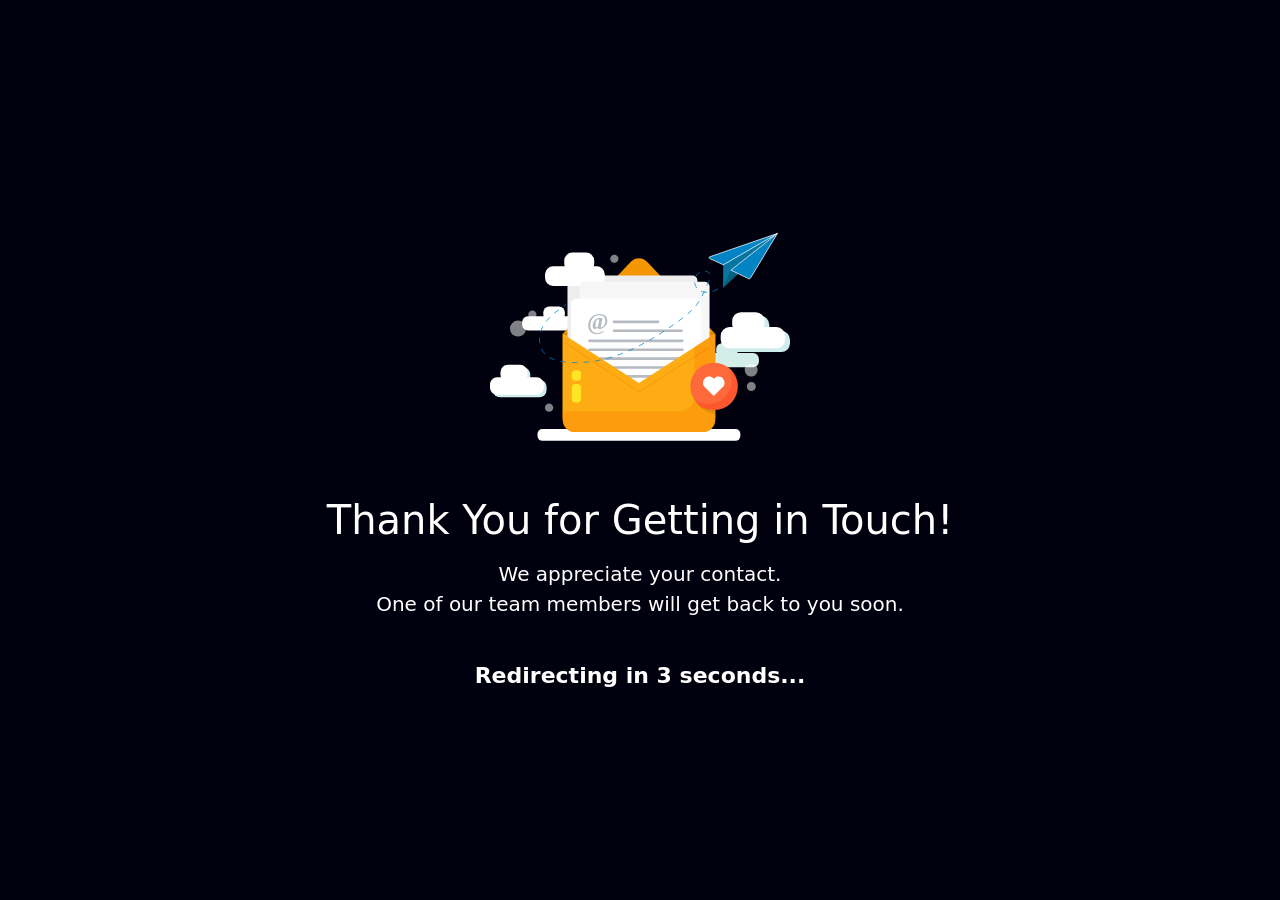
<file: thank-you-phone.html>
<!DOCTYPE html>
<html lang="en">
<head>


    <meta charset="UTF-8">
    <meta name="viewport" content="width=device-width, initial-scale=1.0">

    <title>Thank You</title>

    <link href="https://cdn.jsdelivr.net/npm/bootstrap@5.3.0/dist/css/bootstrap.min.css" rel="stylesheet">

    <style>
        body {
            margin: 0;
            padding: 0;
            background-color: #00000e;
        }
        .thank-you-container {
            display: flex;
            justify-content: center;
            align-items: center;
            height: 100vh;
            background-color: #00000e;
            color: #ffffff;
            text-align: center;
            flex-direction: column;
            padding: 20px;
        }
        .thank-you-container h1 {
            font-size: 2.5rem;
            margin-top: 20px;
            margin-bottom: 15px;
        }
        .thank-you-container p.lead {
            font-size: 1.25rem;
            margin-bottom: 25px;
        }
        #redirectCountdown {
            margin-top: 15px;
            font-size: 22px;
            font-weight: bold;
            color: #fff;
        }
    </style>
<!-- Google Tag Manager -->
<script>(function(w,d,s,l,i){w[l]=w[l]||[];w[l].push({'gtm.start':
new Date().getTime(),event:'gtm.js'});var f=d.getElementsByTagName(s)[0],
j=d.createElement(s),dl=l!='dataLayer'?'&l='+l:'';j.async=true;j.src=
'https://www.googletagmanager.com/gtm.js?id='+i+dl;f.parentNode.insertBefore(j,f);
})(window,document,'script','dataLayer','GTM-PLGBW6B9');</script>
<!-- End Google Tag Manager -->

</head>

<body>
<!-- Google Tag Manager (noscript) -->
<noscript><iframe src="https://www.googletagmanager.com/ns.html?id=GTM-PLGBW6B9"
height="0" width="0" style="display:none;visibility:hidden"></iframe></noscript>
<!-- End Google Tag Manager (noscript) -->


<div class="thank-you-container">
    
    <img src="assets/mailrec.svg" style="width:300px;">

    <h1>Thank You for Getting in Touch!</h1>

    <p class="lead">
        <strong>We appreciate your contact.</strong><br>
        One of our team members will get back to you soon.
    </p>

    <!-- Countdown Display -->
    <p id="redirectCountdown">Redirecting in 10 seconds...</p>

</div>


<!-- ===========================
     AUTO-REDIRECT SCRIPT
============================ -->
<script>
document.addEventListener("DOMContentLoaded", function () {

    const flow = sessionStorage.getItem("flow");
    const countdownBox = document.getElementById("redirectCountdown");

    let seconds = 3;

    countdownBox.textContent = `Redirecting in ${seconds} seconds...`;

    const timer = setInterval(() => {

        seconds--;
        countdownBox.textContent = `Redirecting in ${seconds} seconds...`;

        if (seconds <= 0) {
            clearInterval(timer);

            /* --------------------------
               WHATSAPP REDIRECT
            -------------------------- */
            if (flow === "whatsapp") {
                const number = sessionStorage.getItem("wa_number");
                const rawMsg = sessionStorage.getItem("wa_message");

                sessionStorage.removeItem("flow");
                sessionStorage.removeItem("wa_number");
                sessionStorage.removeItem("wa_message");

                if (number && rawMsg) {
                    const msg = encodeURIComponent(rawMsg);
                    window.location.href =
                        `https://api.whatsapp.com/send?phone=${number}&text=${msg}`;
                }
            }

            /* --------------------------
               CALL REDIRECT
            -------------------------- */
            else if (flow === "call") {
                const callNum = sessionStorage.getItem("call_number");

                sessionStorage.removeItem("flow");
                sessionStorage.removeItem("call_number");

                if (callNum) {
                    window.location.href = "tel:" + callNum;
                }
            }
        }

    }, 1000);

});
</script>

</body>
</html>
</file>
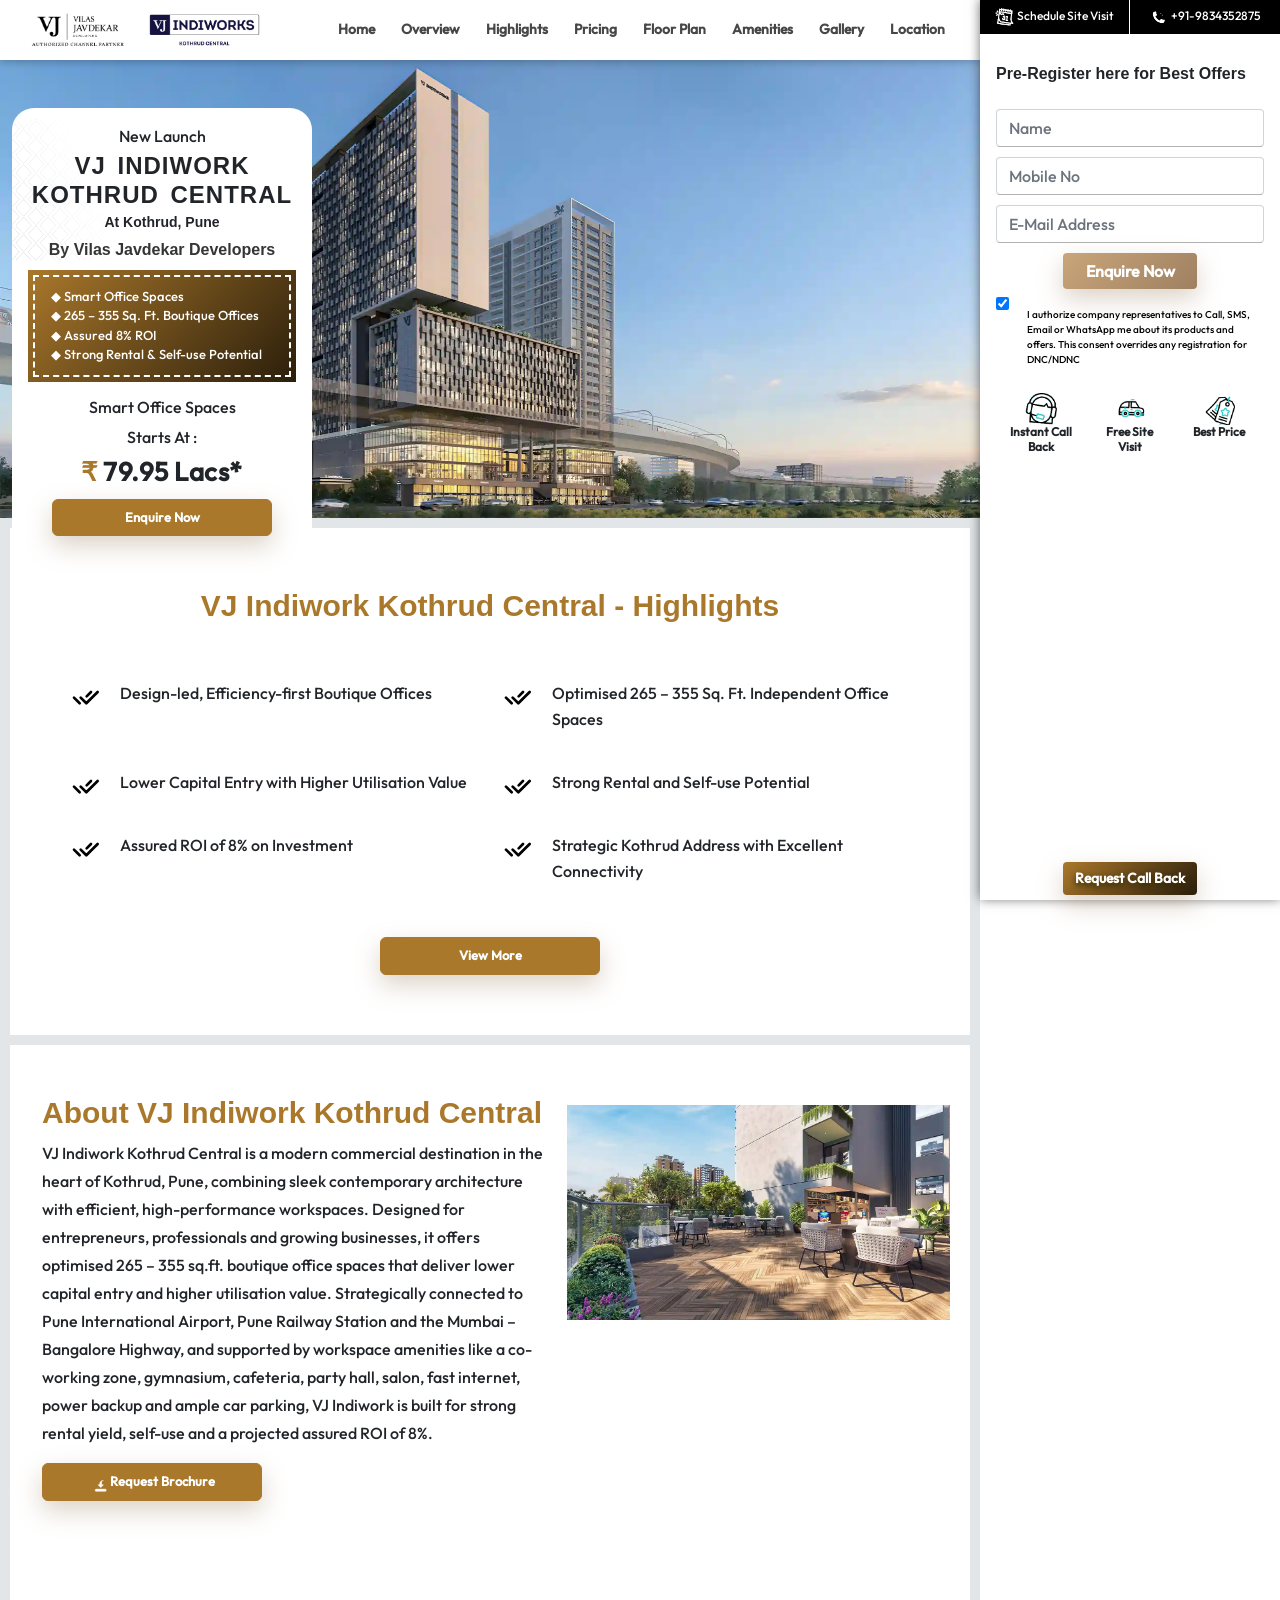
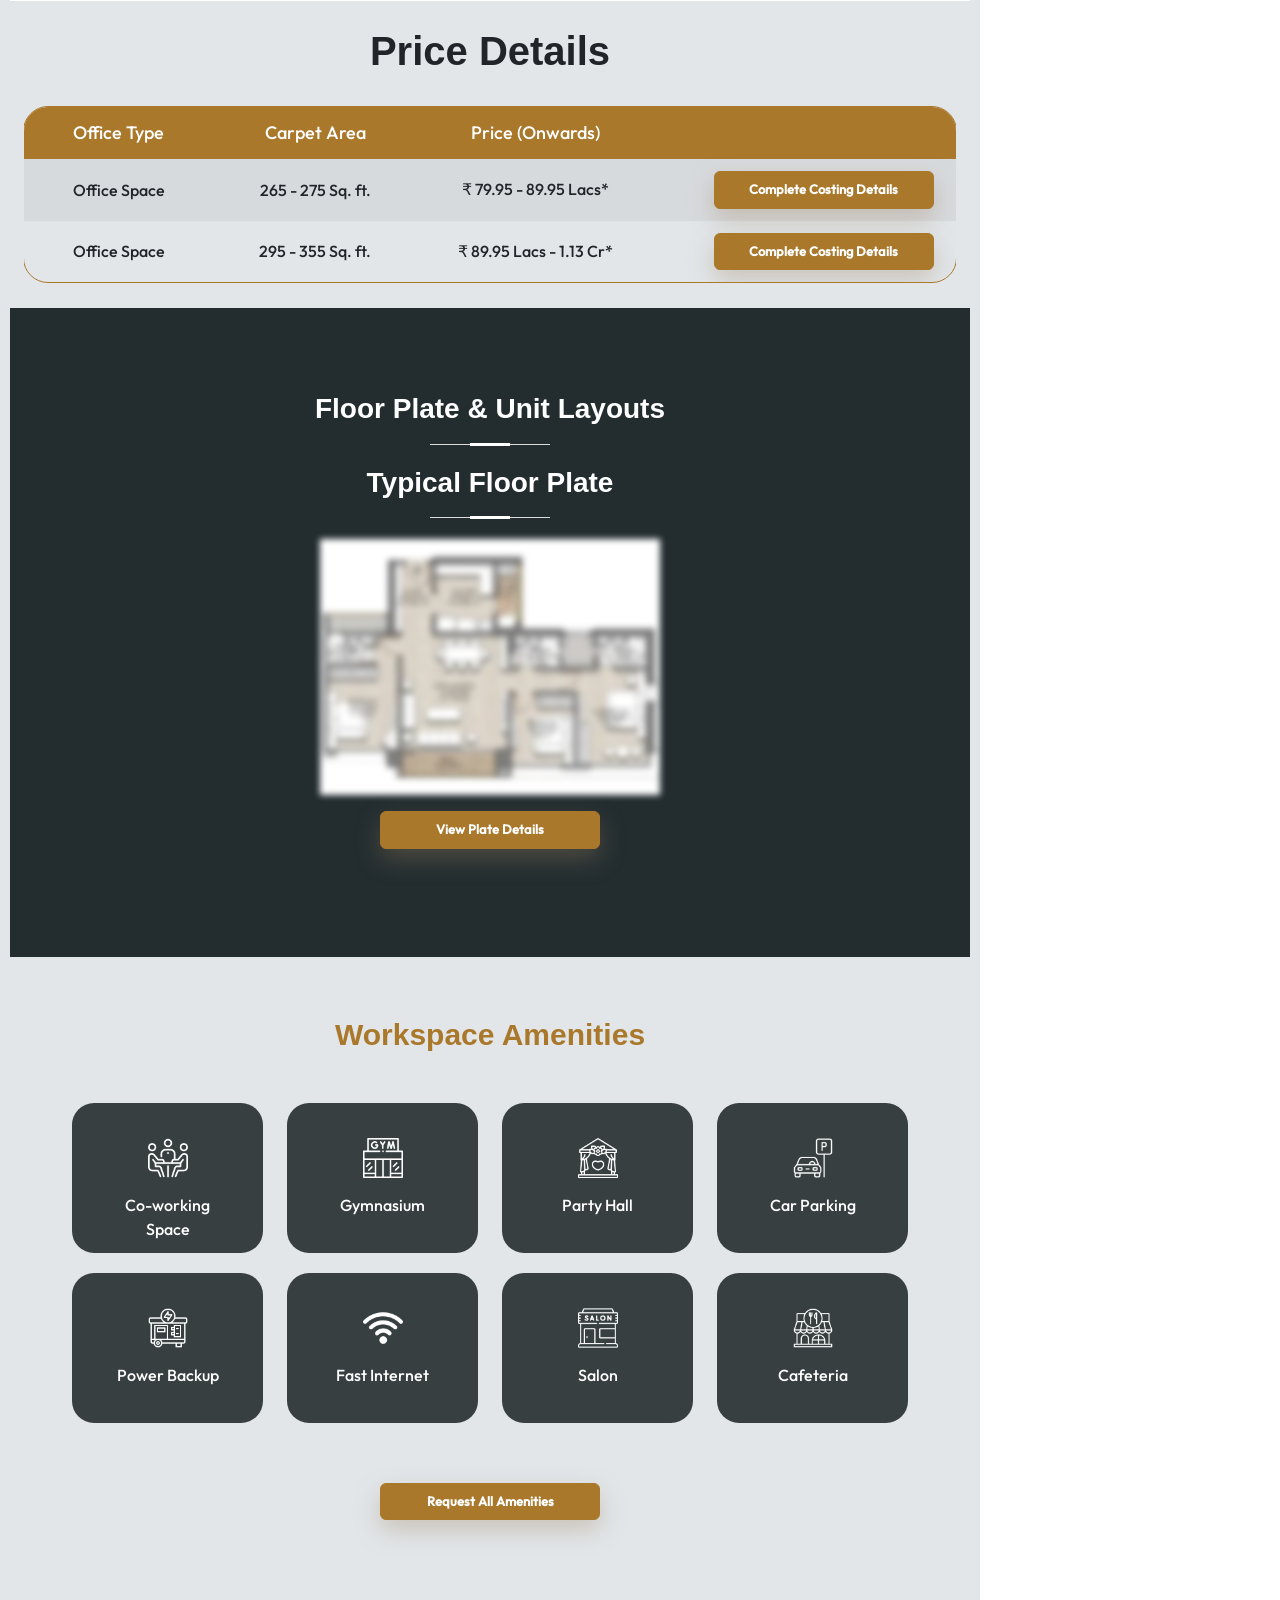
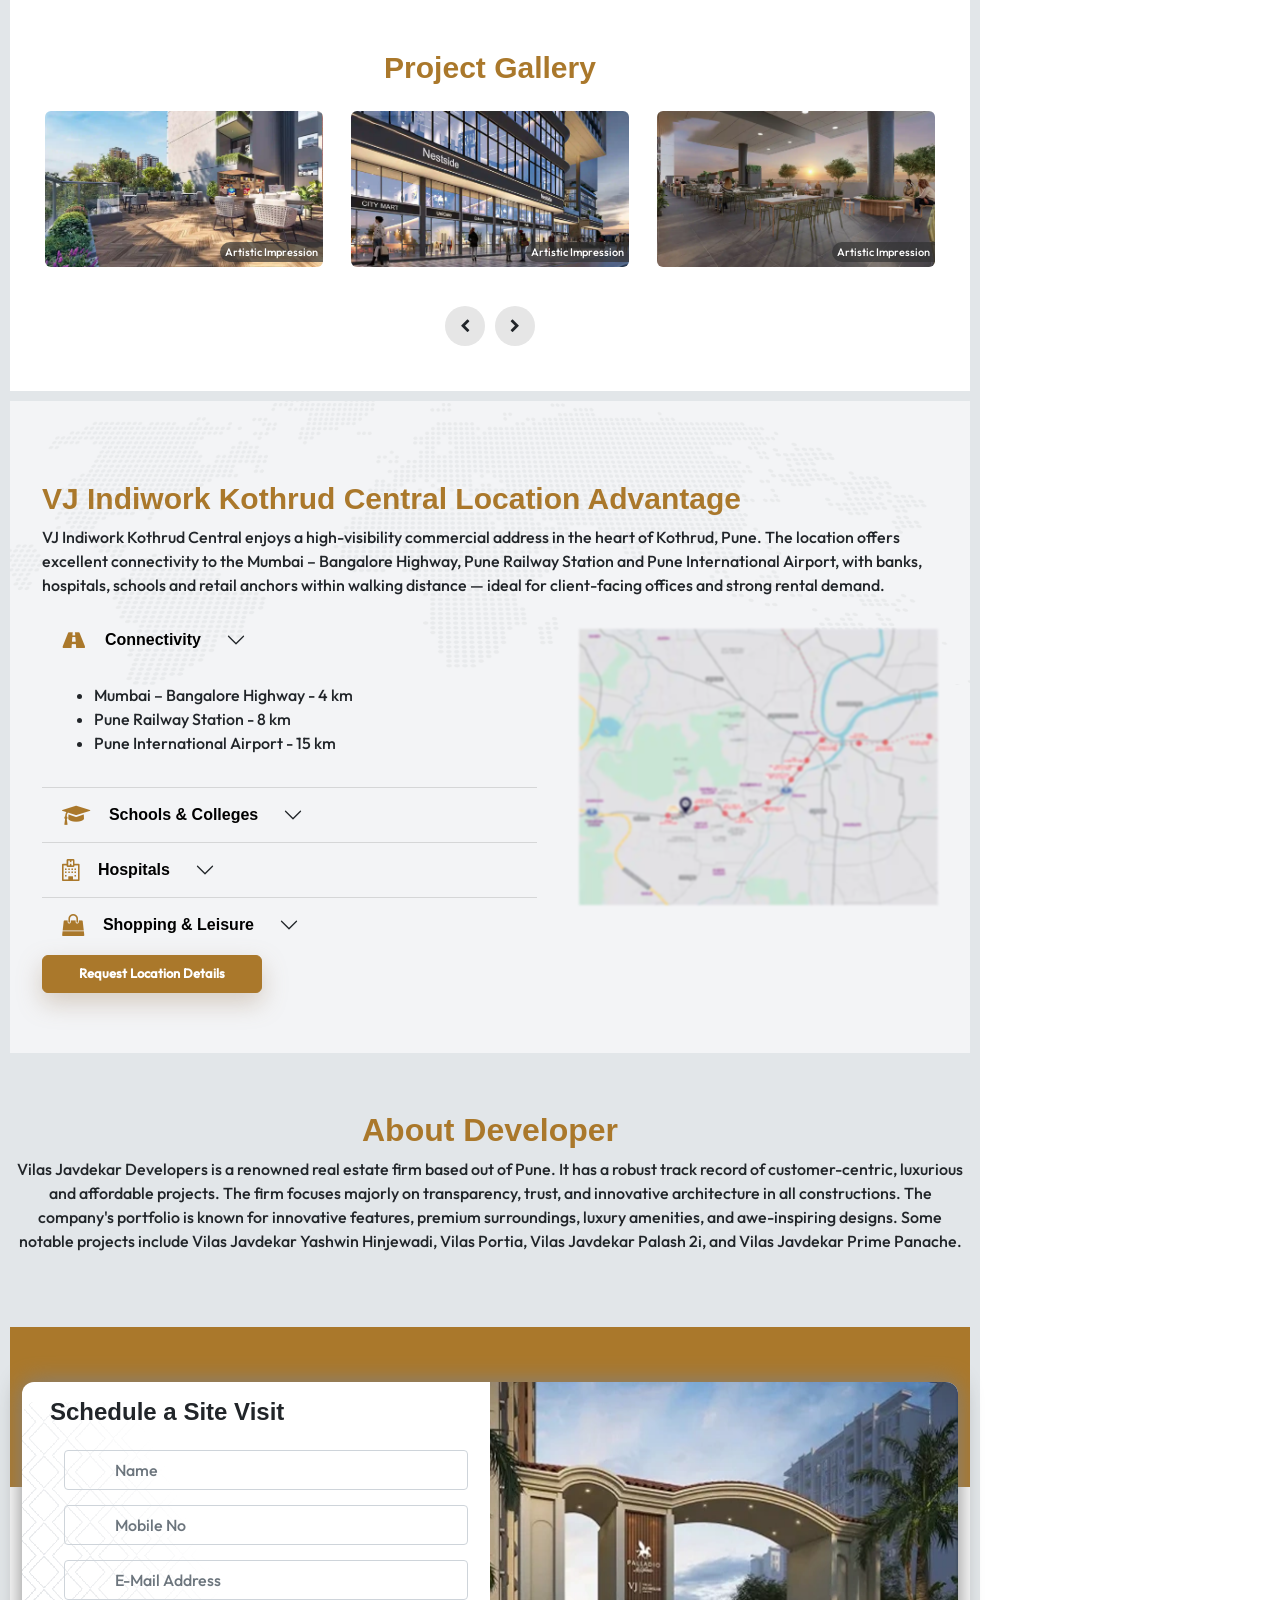
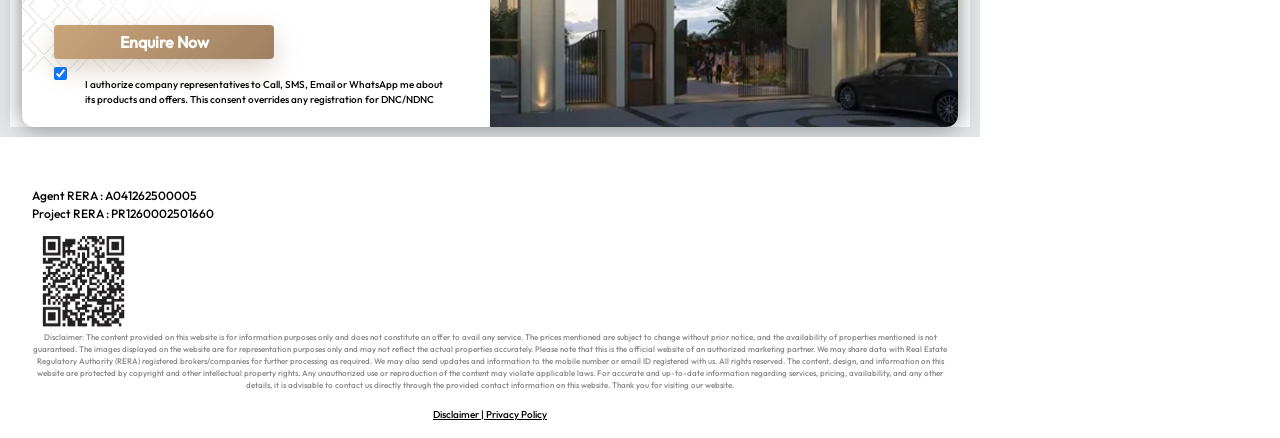
<file: vj-indiwork-kothrud-central.html>
<!doctype html>
<html lang="en">

<head>
  <meta charset="utf-8" />
  <meta name="viewport" content="width=device-width, initial-scale=1, shrink-to-fit=no" />
  <title>VJ Indiwork Kothrud Central | Smart Office Spaces in Kothrud, Pune</title>
  <meta name="description" content="VJ Indiwork Kothrud Central by Vilas Javdekar offers boutique smart office spaces (265–355 sq.ft.) in Kothrud, Pune. Strong rental yield, 8% assured ROI, strategic location. MAHARERA: PR1260002501660.">
  <meta name="robots" content="index, follow" />

  <link rel="stylesheet" href="css/laviento/bootstrap.min.css" />
  <link rel="stylesheet" href="css/laviento/all.min.css" />
  <link rel="stylesheet" href="css/laviento/slick-theme.css" />
  <link rel="stylesheet" href="css/laviento/slick.css" />
  <link rel="stylesheet" href="css/laviento/slick-lightbox.css" />
  <link rel="stylesheet" href="css/laviento/gallery.css" />
  <link href="css/laviento/style.css" rel="stylesheet" />
  <link href="css/laviento/theme.css" rel="stylesheet" />
  <link rel="stylesheet" href="https://maxcdn.bootstrapcdn.com/font-awesome/4.7.0/css/font-awesome.min.css" />
  <link rel="stylesheet" href="css/laviento/magnific-popup.css" />

  <link rel="shortcut icon" href="images/indiwork-kothrud/qr.webp" type="image/x-icon">
  <link rel="preload" as="image" href="images/indiwork-kothrud/banner/banner1-sm.webp" />

  <style>
    .form-group { overflow: unset; }
    .d-view { display: block; }
    .m-view { display: none; }
    .footer-enquiryBtn { display: none; }
    .animattext { animation: 2s infinite text-high; }
    @keyframes text-high { 50% { transform: scale(1.1); } }
    @media (max-width: 767px) {
      .d-view { display: none; }
      .m-view { display: block; }
      .footer-enquiryBtn { display: block; }
    }
    /* layout safety overrides */
    body { padding-top: 0; }
    .form_inner .form-control { margin-bottom: 10px; }
    .checkbox-section { display: flex; align-items: flex-start; gap: 8px; font-size: 11px; margin-top: 8px; }
    .checkbox-section p { margin: 0; }
    footer .scan_code { display: block; margin-top: 8px; }
    @media (max-width: 991px) {
      .footer-enquiryBtn {
        position: fixed; bottom: 0; left: 0; right: 0;
        display: flex; justify-content: space-around;
        background: #fff; border-top: 1px solid #ddd;
        padding: 8px 6px; z-index: 1000; gap: 6px;
      }
      .footer-enquiryBtn a { flex: 1; text-align: center; padding: 10px 4px; color: #fff; text-decoration: none; font-weight: 600; font-size: 14px; background: #b5882e; border-radius: 4px; }
      .footer-enquiryBtn a:hover { background: #9a7126; color: #fff; }
      body { padding-bottom: 60px; }
    }
  </style>
<!-- Google Tag Manager -->
<script>(function(w,d,s,l,i){w[l]=w[l]||[];w[l].push({'gtm.start':
new Date().getTime(),event:'gtm.js'});var f=d.getElementsByTagName(s)[0],
j=d.createElement(s),dl=l!='dataLayer'?'&l='+l:'';j.async=true;j.src=
'https://www.googletagmanager.com/gtm.js?id='+i+dl;f.parentNode.insertBefore(j,f);
})(window,document,'script','dataLayer','GTM-PLGBW6B9');</script>
<!-- End Google Tag Manager -->
</head>

<body class="tvs-green">
<!-- Google Tag Manager (noscript) -->
<noscript><iframe src="https://www.googletagmanager.com/ns.html?id=GTM-PLGBW6B9"
height="0" width="0" style="display:none;visibility:hidden"></iframe></noscript>
<!-- End Google Tag Manager (noscript) -->

  <nav class="navbar navbar-expand-lg navbar-light fixed-top">
    <div class="container-fluid">
      <a class="navbar-brand" href="#"><img src="images/indiwork-kothrud/logo.png" class="img-fluid" alt="Vilas Javdekar · VJ Indiworks Kothrud Central" width="310" height="50" style="height:auto;max-height:50px;width:auto;" loading="lazy" /></a>
      <div class="d-flex">
        <button class="navbar-toggler" type="button" data-bs-toggle="collapse" data-bs-target="#navbarNav" aria-controls="navbarNav">
          <span class="navbar-toggler-icon"></span>
        </button>
      </div>
      <div class="collapse navbar-collapse justify-content-end" id="navbarNav">
        <ul class="navbar-nav align-items-center">
          <li class="nav-item"><a class="nav-link" href="#top-section">Home</a></li>
          <li class="nav-item"><a class="nav-link" href="#overview">Overview</a></li>
          <li class="nav-item"><a class="nav-link" href="#highlights">Highlights</a></li>
          <li class="nav-item"><a class="nav-link" href="#pricing">Pricing</a></li>
          <li class="nav-item"><a class="nav-link" href="#floor-plan">Floor Plan</a></li>
          <li class="nav-item"><a class="nav-link" href="#amenities">Amenities</a></li>
          <li class="nav-item"><a class="nav-link ml-3" href="#gallery">Gallery</a></li>
          <li class="nav-item"><a class="nav-link" href="#connectivity">Location</a></li>
        </ul>
      </div>
    </div>
  </nav>

  <div class="main-container d-flex">
    <main class="left-section">
      <div class="page-wrapper">

        <section id="top-section">
          <div class="container-fuild">
            <div id="banner-carousel" class="carousel slide d-block" data-bs-ride="carousel">
              <div class="carousel-inner">
                <div class="carousel-item active">
                  <img src="images/indiwork-kothrud/banner/banner1.webp" alt="VJ Indiwork Kothrud Central" width="100%" height="100%" class="d_sm_none" fetchpriority="high" />
                  <img src="images/indiwork-kothrud/banner/banner1-sm.webp" alt="VJ Indiwork Kothrud Central" width="100%" height="100%" class="d_sm_block" fetchpriority="high" />
                </div>
              </div>
            </div>
            <div class="project-details">
              <p class="text-center mb-1 projectState">New Launch</p>
              <h1 class="text-center mb-1" style="font-weight: 600; text-transform: uppercase">VJ Indiwork Kothrud Central</h1>
              <h3 class="text-center ms-0">At Kothrud, Pune</h3>
              <h6 class="text-center mb-2" style="color: #353535">By Vilas Javdekar Developers</h6>
              <div class="offerBox animatedtext">
                <div class="innerBox text-start px-3">
                  <p class="mb-0">◆ Smart Office Spaces</p>
                  <p class="mb-0">◆ 265 – 355 Sq. Ft. Boutique Offices</p>
                  <p class="mb-0">◆ Assured 8% ROI</p>
                  <p class="mb-0">◆ Strong Rental &amp; Self-use Potential</p>
                </div>
              </div>
              <p class="offer-info-text text-center mb-0">Smart Office Spaces <br />Starts At :</p>
              <div class="price-text">
                <span class="color-imp">₹ </span><span class="price-sub-text">79.95 Lacs* </span>
              </div>
              <button type="button" class="newbtn-style enquiryNowBtn custom-btn btn details-btn btn-hover btn-block mx-auto"
                data-bs-target="#enquire-modal" data-bs-toggle="modal" data-bs-whatever="Express Your Interest">
                Enquire Now
              </button>
            </div>
          </div>
        </section>

        <div class="mob-form d-sm-block d-md-none d-lg-none d-none">
          <div class="call-back-section text-center pt-3 pb-3" style="border-bottom: 1px solid #ddd">
            <h3 class="mb-0">Pre-Register here for Best Offers</h3>
          </div>
          <div class="form-section p-4">
            <div class="row">
              <form action="send.php" method="post" class="form_inner">
                <input type="hidden" name="project" value="VJ Indiwork Kothrud Central">
                <input type="hidden" name="source" value="mobile_register">
                <input type="hidden" name="page_url" class="js-page-url">
                <input type="text" name="name" class="form-control" placeholder="Name" required />
                <input type="tel" name="phone" class="form-control" placeholder="Mobile No" pattern="[0-9]{10,13}" required />
                <input type="email" name="email" class="form-control" placeholder="E-Mail Address" />
                <button type="submit" class="newbtn-style btn btn-warning enquire-btn effetMoveGradient effectScale btn1">Enquire Now</button>
                <div class="checkbox-section">
                  <input type="checkbox" checked />
                  <p>I authorize company representatives to Call, SMS, Email or WhatsApp me about its products and offers. This consent overrides any registration for DNC/NDNC</p>
                </div>
              </form>
            </div>
          </div>
        </div>

        <section id="highlights">
          <div class="container p-0">
            <h1 class="text-center color-imp pb-5">VJ Indiwork Kothrud Central - Highlights</h1>
            <div class="row">
              <div class="col-xl-6 col-lg-6 col-sm-12 mb-3">
                <div class="highlightData">
                  <div class="iconBox"><img src="images/la-viento/highlight/check.svg" width="32" height="32" loading="lazy" alt="" /></div>
                  <p>Design-led, Efficiency-first Boutique Offices</p>
                </div>
              </div>
              <div class="col-xl-6 col-lg-6 col-sm-12 mb-3">
                <div class="highlightData">
                  <div class="iconBox"><img src="images/la-viento/highlight/check.svg" width="32" height="32" loading="lazy" alt="" /></div>
                  <p>Optimised 265 – 355 Sq. Ft. Independent Office Spaces</p>
                </div>
              </div>
              <div class="col-xl-6 col-lg-6 col-sm-12 mb-3">
                <div class="highlightData">
                  <div class="iconBox"><img src="images/la-viento/highlight/check.svg" width="32" height="32" loading="lazy" alt="" /></div>
                  <p>Lower Capital Entry with Higher Utilisation Value</p>
                </div>
              </div>
              <div class="col-xl-6 col-lg-6 col-sm-12 mb-3">
                <div class="highlightData">
                  <div class="iconBox"><img src="images/la-viento/highlight/check.svg" width="32" height="32" loading="lazy" alt="" /></div>
                  <p>Strong Rental and Self-use Potential</p>
                </div>
              </div>
              <div class="col-xl-6 col-lg-6 col-sm-12 mb-3">
                <div class="highlightData">
                  <div class="iconBox"><img src="images/la-viento/highlight/check.svg" width="32" height="32" loading="lazy" alt="" /></div>
                  <p>Assured ROI of 8% on Investment</p>
                </div>
              </div>
              <div class="col-xl-6 col-lg-6 col-sm-12 mb-3">
                <div class="highlightData">
                  <div class="iconBox"><img src="images/la-viento/highlight/check.svg" width="32" height="32" loading="lazy" alt="" /></div>
                  <p>Strategic Kothrud Address with Excellent Connectivity</p>
                </div>
              </div>
              <div class="mt-3 d-flex justify-content-center">
                <button type="button" class="newbtn-style btn amenities-btn text-white enquiryBtn1 custom-btn"
                  data-bs-target="#enquire-modal" data-bs-toggle="modal" data-bs-whatever="Express Your Interest">View More</button>
              </div>
            </div>
          </div>
        </section>

        <section id="overview">
          <div class="container">
            <div class="row">
              <div class="col-xl-7 col-lg-7 col-sm-12">
                <div class="overview-data">
                  <h1>About VJ Indiwork Kothrud Central</h1>
                  <p class="overview-info">
                    VJ Indiwork Kothrud Central is a modern commercial destination in the heart of Kothrud, Pune, combining sleek contemporary architecture with efficient, high-performance workspaces. Designed for entrepreneurs, professionals and growing businesses, it offers optimised 265 – 355 sq.ft. boutique office spaces that deliver lower capital entry and higher utilisation value. Strategically connected to Pune International Airport, Pune Railway Station and the Mumbai – Bangalore Highway, and supported by workspace amenities like a co-working zone, gymnasium, cafeteria, party hall, salon, fast internet, power backup and ample car parking, VJ Indiwork is built for strong rental yield, self-use and a projected assured ROI of 8%.
                  </p>
                  <button type="button" class="newbtn-style download-brochure custom-btn btn-block"
                    data-bs-target="#enquire-modal" data-bs-toggle="modal" data-bs-whatever="Request Brochure">
                    <img src="images/la-viento/icons/brouchre.png" class="fa-download" width="13" height="13" loading="lazy" alt="" />
                    Request Brochure
                  </button>
                </div>
              </div>
              <div class="col-xl-5 col-lg-5 col-sm-12 text-center ps-0 pe-0">
                <img src="images/indiwork-kothrud/overview.webp" width="550" height="413" alt="VJ Indiwork Kothrud Central" class="img-fluid" loading="lazy" />
              </div>
            </div>
          </div>
        </section>

        <section class="project-bg-light" id="pricing">
          <div class="pg-container sec-pd sec-price">
            <div class="row gx-md-5 mx-0">
              <div class="col-12">
                <h1 class="text-clr-primary mt-3 sec-title text-center">Price Details</h1>
                <div class="table-responsive">
                  <table class="table table-borderless table-striped table-pricing text-center">
                    <thead>
                      <tr>
                        <th scope="col">Office Type</th>
                        <th scope="col">Carpet Area</th>
                        <th scope="col">Price (Onwards)</th>
                        <th scope="col"></th>
                      </tr>
                    </thead>
                    <tbody>
                      <tr>
                        <td class="price">Office Space</td>
                        <td>265 - 275 Sq. ft.</td>
                        <td class="price"><span style="font-family: sans-serif">₹</span> 79.95 - 89.95 Lacs*</td>
                        <td>
                          <a href="javascript:void(0);" class="newbtn-style btn text-white my-1 enquiryBtn1 pricing-btn-1 custom-btn"
                            data-bs-target="#enquire-modal" data-bs-toggle="modal" data-bs-whatever="Request Complete Costing Details">Complete Costing Details</a>
                        </td>
                      </tr>
                      <tr>
                        <td class="price">Office Space</td>
                        <td>295 - 355 Sq. ft.</td>
                        <td class="price"><span style="font-family: sans-serif">₹</span> 89.95 Lacs - 1.13 Cr*</td>
                        <td>
                          <a href="javascript:void(0);" class="newbtn-style btn text-white my-1 enquiryBtn1 pricing-btn-1 custom-btn"
                            data-bs-target="#enquire-modal" data-bs-toggle="modal" data-bs-whatever="Request Complete Costing Details">Complete Costing Details</a>
                        </td>
                      </tr>
                    </tbody>
                  </table>
                </div>
              </div>
            </div>
          </div>
        </section>

        <section class="section-bg about" id="floor-plan" style="background-color: #232d30">
          <div class="container">
            <div class="row justify-content-center">
              <div class="section-title mt-4">
                <h2 class="text-center">Floor Plate &amp; Unit Layouts</h2>
                <div class="row justify-content-center">
                  <div class="col-md-6 layout-plan text-center mb-5">
                    <div class="section-title"><h2>Typical Floor Plate</h2></div>
                    <img src="images/indiwork-kothrud/floor-plan/floor-plan.webp" alt="VJ Indiwork Kothrud Central Floor Plate" class="img-fluid" width="500" height="375" loading="lazy"
                      style="cursor: pointer; filter: blur(3px);" data-bs-target="#enquire-modal" data-bs-toggle="modal" data-bs-whatever="Request Floor Plate" />
                    <div class="text-center d-flex mx-auto justify-content-center mt-3">
                      <button type="button" class="newbtn-style btn amenities-btn text-white enquiryBtn1 custom-btn"
                        data-bs-target="#enquire-modal" data-bs-toggle="modal" data-bs-whatever="Request Floor Plate &amp; Unit Layouts">View Plate Details</button>
                    </div>
                  </div>
                </div>
              </div>
            </div>
          </div>
        </section>

        <section id="amenities">
          <div class="container">
            <h1 class="text-center color-imp">Workspace Amenities</h1>
            <div class="row mt-50">
              <div class="col-lx-3 col-lg-3 col-sm-6">
                <div class="amenities-data">
                  <img class="fa img-fluid" src="images/indiwork-kothrud/amenity-meeting.png" alt="Co-working Space" width="40" height="40" loading="lazy" />
                  <p>Co-working Space</p>
                </div>
              </div>
              <div class="col-lx-3 col-lg-3 col-sm-6">
                <div class="amenities-data">
                  <img class="fa img-fluid" src="images/indiwork-kothrud/amenity-gym.png" alt="Gymnasium" width="40" height="40" loading="lazy" />
                  <p>Gymnasium</p>
                </div>
              </div>
              <div class="col-lx-3 col-lg-3 col-sm-6">
                <div class="amenities-data">
                  <img class="fa img-fluid" src="images/indiwork-kothrud/amenity-hall.png" alt="Party Hall" width="40" height="40" loading="lazy" />
                  <p>Party Hall</p>
                </div>
              </div>
              <div class="col-lx-3 col-lg-3 col-sm-6">
                <div class="amenities-data">
                  <img class="fa img-fluid" src="images/indiwork-kothrud/amenity-car-parking.png" alt="Car Parking" width="40" height="40" loading="lazy" />
                  <p>Car Parking</p>
                </div>
              </div>
            </div>
            <div class="row amenities-row">
              <div class="col-lx-3 col-lg-3 col-sm-6">
                <div class="amenities-data">
                  <img class="fa img-fluid" src="images/indiwork-kothrud/amenity-generator.png" alt="Power Backup" width="40" height="40" loading="lazy" />
                  <p>Power Backup</p>
                </div>
              </div>
              <div class="col-lx-3 col-lg-3 col-sm-6">
                <div class="amenities-data">
                  <img class="fa img-fluid" src="images/indiwork-kothrud/amenity-internet.png" alt="Fast Internet" width="40" height="40" loading="lazy" />
                  <p>Fast Internet</p>
                </div>
              </div>
              <div class="col-lx-3 col-lg-3 col-sm-6">
                <div class="amenities-data">
                  <img class="fa img-fluid" src="images/indiwork-kothrud/amenity-hair-salon.png" alt="Salon" width="40" height="40" loading="lazy" />
                  <p>Salon</p>
                </div>
              </div>
              <div class="col-lx-3 col-lg-3 col-sm-6">
                <div class="amenities-data">
                  <img class="fa img-fluid" src="images/indiwork-kothrud/amenity-restaurant.png" alt="Cafeteria" width="40" height="40" loading="lazy" />
                  <p>Cafeteria</p>
                </div>
              </div>
            </div>
            <button type="button" class="newbtn-style btn amenities-btn text-white enquiryBtn1 custom-btn"
              data-bs-target="#enquire-modal" data-bs-toggle="modal" data-bs-whatever="Express Your Interest">Request All Amenities</button>
          </div>
        </section>

        <section id="gallery">
          <div class="container wow fadeInUp">
            <h1 class="text-center color-imp">Project Gallery</h1>
            <div class="content-gallery">
              <div class="gallery js-gallery">
                <div class="gallery-item"><div class="gallery-img-holder js-gallery-popup"><img src="images/indiwork-kothrud/gallery/g1.webp" alt="VJ Indiwork Kothrud Central" class="gallery-img" loading="lazy" /></div></div>
                <div class="gallery-item"><div class="gallery-img-holder js-gallery-popup"><img src="images/indiwork-kothrud/gallery/g2.webp" alt="VJ Indiwork Kothrud Central" class="gallery-img" loading="lazy" /></div></div>
                <div class="gallery-item"><div class="gallery-img-holder js-gallery-popup"><img src="images/indiwork-kothrud/gallery/g3.webp" alt="VJ Indiwork Kothrud Central" class="gallery-img" loading="lazy" /></div></div>
                <div class="gallery-item"><div class="gallery-img-holder js-gallery-popup"><img src="images/indiwork-kothrud/gallery/g4.webp" alt="VJ Indiwork Kothrud Central" class="gallery-img" loading="lazy" /></div></div>
                <div class="gallery-item"><div class="gallery-img-holder js-gallery-popup"><img src="images/indiwork-kothrud/gallery/g5.webp" alt="VJ Indiwork Kothrud Central" class="gallery-img" loading="lazy" /></div></div>
              </div>
            </div>
          </div>
        </section>

        <section id="connectivity">
          <div class="container">
            <h2 class="text-left color-imp">VJ Indiwork Kothrud Central Location Advantage</h2>
            <p>VJ Indiwork Kothrud Central enjoys a high-visibility commercial address in the heart of Kothrud, Pune. The location offers excellent connectivity to the Mumbai – Bangalore Highway, Pune Railway Station and Pune International Airport, with banks, hospitals, schools and retail anchors within walking distance — ideal for client-facing offices and strong rental demand.</p>
            <div class="row pt-30 mb-5">
              <div class="col-xl-7 col-lg-7 col-sm-12 text-dark amenities-info">
                <div class="accordion accordion-flush">
                  <div class="accordion-item accordion-data">
                    <h2 class="accordion-header">
                      <button class="accordion-button collapsed" type="button" data-bs-toggle="collapse" data-bs-target="#Connectivity">
                        <i class="fa fa-solid fa-road"></i>&nbsp; Connectivity
                      </button>
                    </h2>
                    <div id="Connectivity" class="accordion-collapse collapse show">
                      <div class="accordion-body">
                        <ul>
                          <li>Mumbai – Bangalore Highway - 4 km</li>
                          <li>Pune Railway Station - 8 km</li>
                          <li>Pune International Airport - 15 km</li>
                        </ul>
                      </div>
                    </div>
                  </div>
                  <div class="accordion-item accordion-data">
                    <h2 class="accordion-header">
                      <button class="accordion-button collapsed" type="button" data-bs-toggle="collapse" data-bs-target="#Schools">
                        <i class="fa fa-solid fa-graduation-cap"></i>&nbsp; Schools &amp; Colleges
                      </button>
                    </h2>
                    <div id="Schools" class="accordion-collapse collapse">
                      <div class="accordion-body">
                        <ul>
                          <li>New India School - 600 m</li>
                        </ul>
                      </div>
                    </div>
                  </div>
                  <div class="accordion-item accordion-data">
                    <h2 class="accordion-header">
                      <button class="accordion-button collapsed" type="button" data-bs-toggle="collapse" data-bs-target="#Hospitals">
                        <i class="fa fa-solid fa-hospital"></i>&nbsp; Hospitals
                      </button>
                    </h2>
                    <div id="Hospitals" class="accordion-collapse collapse">
                      <div class="accordion-body">
                        <ul>
                          <li>Sahyadri Hospital - 400 m</li>
                        </ul>
                      </div>
                    </div>
                  </div>
                  <div class="accordion-item accordion-data">
                    <h2 class="accordion-header">
                      <button class="accordion-button collapsed" type="button" data-bs-toggle="collapse" data-bs-target="#Shopping">
                        <i class="fa fa-solid fa-bag-shopping"></i>&nbsp; Shopping &amp; Leisure
                      </button>
                    </h2>
                    <div id="Shopping" class="accordion-collapse collapse">
                      <div class="accordion-body">
                        <ul>
                          <li>HDFC Bank - 200 m</li>
                        </ul>
                      </div>
                    </div>
                  </div>
                </div>
              </div>
              <div class="col-xl-5 col-lg-5 col-sm-11 text-dark mt-3 amenities-img">
                <img src="images/indiwork-kothrud/location-map.webp" class="img-fluid" width="526" height="256" loading="lazy"
                  style="cursor: pointer; filter: blur(1px)" alt="VJ Indiwork Kothrud Central" data-bs-target="#enquire-modal" data-bs-toggle="modal" data-bs-whatever="Request Location Details" />
              </div>
            </div>
            <button type="button" class="newbtn-style btn location-btn text-white enquiryBtn1 custom-btn"
              data-bs-target="#enquire-modal" data-bs-toggle="modal" data-bs-whatever="Request Location Details">Request Location Details</button>
          </div>
        </section>

        <section>
          <div class="about-developer py-5">
            <div class="container text-center">
              <h2 class="text-left color-imp">About Developer</h2>
              <p>Vilas Javdekar Developers is a renowned real estate firm based out of Pune. It has a robust track record of customer-centric, luxurious and affordable projects. The firm focuses majorly on transparency, trust, and innovative architecture in all constructions. The company's portfolio is known for innovative features, premium surroundings, luxury amenities, and awe-inspiring designs. Some notable projects include Vilas Javdekar Yashwin Hinjewadi, Vilas Portia, Vilas Javdekar Palash 2i, and Vilas Javdekar Prime Panache.</p>
            </div>
          </div>
        </section>

        <section id="contact">
          <div class="container-fluid full-width"></div>
          <div class="container">
            <div class="contact-inner">
              <div class="container contact-data">
                <div class="row">
                  <div class="col-lx-6 col-lg-6 col-sm-12 image-carousel1 ps-0 pe-0">
                    <div class="contact-video">
                      <img src="images/la-viento/builder-img.webp" width="100" height="342" class="img-fluid" loading="lazy" alt="VJ Indiwork Kothrud Central" />
                    </div>
                  </div>
                  <div class="col-lx-6 col-lg-6 col-sm-12 form-data">
                    <h2 class="text-left ms-3 mt-3" style="font-size: 24px">Schedule a Site Visit</h2>
                    <div class="form">
                      <div class="row">
                        <form action="send.php" method="post" class="form_inner">
                          <input type="hidden" name="project" value="VJ Indiwork Kothrud Central">
                          <input type="hidden" name="source" value="site_visit">
                          <input type="hidden" name="page_url" class="js-page-url">
                          <input type="text" name="name" class="form-control" placeholder="Name" required />
                          <input type="tel" name="phone" class="form-control" placeholder="Mobile No" pattern="[0-9]{10,13}" required />
                          <input type="email" name="email" class="form-control" placeholder="E-Mail Address" />
                                    <button type="submit" class="newbtn-style btn btn-warning enquire-btn effetMoveGradient effectScale">Enquire Now</button>
                          <div class="checkbox-section">
                            <input type="checkbox" checked />
                            <p>I authorize company representatives to Call, SMS, Email or WhatsApp me about its products and offers. This consent overrides any registration for DNC/NDNC</p>
                          </div>
                        </form>
                      </div>
                    </div>
                  </div>
                  <div class="col-lx-6 col-lg-6 col-sm-12 ps-0 pe-0 image-carousel m-0">
                    <div class="contact-video">
                      <img src="images/la-viento/builder-img.webp" width="648" height="342" class="img-fluid" loading="lazy" alt="VJ Indiwork Kothrud Central" />
                    </div>
                  </div>
                </div>
              </div>
            </div>
          </div>
        </section>

        <footer>
          <div class="container">
            <div style="text-decoration: none; color: #000; font-size: 12px; padding-top: 10px;">
              Agent RERA : A041262500005
              <br />
              Project RERA : PR1260002501660
              <div class="scan_code">
                <a href="images/indiwork-kothrud/qr.webp" class="with-caption image-link" title="rera">
                  <img src="images/indiwork-kothrud/qr.webp" style="width: 100px" width="100" height="100" loading="lazy" alt="RERA QR" />
                </a>
              </div>
            </div>
            <p id="disclaimer">
              Disclaimer: The content provided on this website is for information purposes only and does not constitute an offer to avail any service. The prices mentioned are subject to change without prior notice, and the availability of properties mentioned is not guaranteed. The images displayed on the website are for representation purposes only and may not reflect the actual properties accurately. Please note that this is the official website of an authorized marketing partner. We may share data with Real Estate Regulatory Authority (RERA) registered brokers/companies for further processing as required. We may also send updates and information to the mobile number or email ID registered with us. All rights reserved. The content, design, and information on this website are protected by copyright and other intellectual property rights. Any unauthorized use or reproduction of the content may violate applicable laws. For accurate and up-to-date information regarding services, pricing, availability, and any other details, it is advisable to contact us directly through the provided contact information on this website. Thank you for visiting our website.
            </p>
            <div class="elementor-widget-container text-center">
              <p>
                <a href="#" target="_blank" style="color: #000">Disclaimer | Privacy Policy</a>
              </p>
            </div>
          </div>
        </footer>

        <section>
          <div class="footer-enquiryBtn">
            <a class="monCall" id="mobPhone" href="tel:+919834352875"><em class="fa fa-phone"></em> Call</a>
            <a target="_blank" class="monCall whatsappBtn"
              href="https://api.whatsapp.com/send?phone=919834352875&amp;text=Hello,%20I%27m%20interested%20in%20VJ%20Indiwork%20Kothrud%20Central%20at%20Kothrud,%20Pune."><i class="fa fa-brands fa-whatsapp"></i> WhatsApp</a>
            <a class="monCall" data-bs-target="#enquire-modal" data-bs-toggle="modal" data-bs-whatever="Enquire Now">Enquire Now</a>
          </div>
        </section>

      </div>
    </main>

    <section class="desktop-summary">
      <div class="og-block d-flex justify-content-between">
        <button class="btn" data-bs-target="#enquire-modal" data-bs-toggle="modal" data-bs-whatever="Book A Site Visit">
          <img src="images/la-viento/icons/Calendar.gif" alt="" width="20" loading="lazy" style="filter: invert(1) brightness(200);" /> Schedule Site Visit
        </button>
        <button class="btn">
          <a href="tel:+919834352875" style="color: #ffff; text-decoration: none">
            <img src="images/la-viento/icons/callus.gif" alt="" width="20" loading="lazy" style="filter: invert(1) brightness(200);" /> +91-9834352875
          </a>
        </button>
      </div>
      <div class="form-section p-3">
        <h2 class="pb-2">Pre-Register here for Best Offers</h2>
        <div class="row">
          <form action="send.php" method="post" class="form_inner">
            <input type="hidden" name="project" value="VJ Indiwork Kothrud Central">
            <input type="hidden" name="source" value="desktop_summary">
            <input type="hidden" name="page_url" class="js-page-url">
            <input type="text" name="name" class="form-control" placeholder="Name" required />
            <input type="tel" name="phone" class="form-control" placeholder="Mobile No" pattern="[0-9]{10,13}" required />
            <input type="email" name="email" class="form-control" placeholder="E-Mail Address" />
            <button type="submit" class="newbtn-style btn btn-warning enquire-btn effetMoveGradient effectScale btn1">Enquire Now</button>
            <div class="checkbox-section">
              <input type="checkbox" checked />
              <p>I authorize company representatives to Call, SMS, Email or WhatsApp me about its products and offers. This consent overrides any registration for DNC/NDNC</p>
            </div>
          </form>
        </div>
        <h6 class="enqModal">
          <div class="row text-center justify-content-center icon-sec m-0">
            <div class="col-4">
              <img src="images/la-viento/icons/Instant-Call-Back.gif" width="32" loading="lazy" class="img-fluid" alt="" />
              <p class="mb-0">Instant Call Back</p>
            </div>
            <div class="col-4">
              <img src="images/la-viento/icons/Free-Site-Visit.gif" width="32" loading="lazy" class="img-fluid" alt="" />
              <p class="mb-0">Free Site Visit</p>
            </div>
            <div class="col-4">
              <img src="images/la-viento/icons/Best-Price.gif" width="32" loading="lazy" class="img-fluid" alt="Best Price" />
              <p class="mb-0">Best Price</p>
            </div>
          </div>
        </h6>
      </div>
      <div class="call-back-section text-center pt-2 pb-2">
        <button class="newbtn-style btn callBackBtn" data-bs-target="#enquire-modal" data-bs-toggle="modal" data-bs-whatever="Express Your Interest">Request Call Back</button>
      </div>
    </section>
  </div>

  <div class="modal enquire-modal" data-bs-dismissable="modal" id="enquire-modal">
    <div class="modal-dialog">
      <div class="modal-content">
        <div class="modal-header">
          <h4 class="modal-title text-center">Enquire Now</h4>
          <button type="button" class="btn btn-md close modal-close" data-bs-dismiss="modal" aria-label="Close">
            <span aria-hidden="true">×</span>
          </button>
        </div>
        <div class="modal-body">
          <div class="row">
            <h4 class="text-center">VJ Indiwork Kothrud Central</h4>
            <form action="send.php" method="post" class="form_inner">
              <input type="hidden" name="project" value="VJ Indiwork Kothrud Central">
              <input type="hidden" name="source" value="enquire_modal">
              <input type="hidden" name="page_url" class="js-page-url">
              <input type="text" name="name" class="form-control" placeholder="Name" required />
              <input type="tel" name="phone" class="form-control" placeholder="Mobile No" pattern="[0-9]{10,13}" required />
              <input type="email" name="email" class="form-control" placeholder="E-Mail Address" />
                <button type="submit" class="newbtn-style btn btn-warning enquire-btn effetMoveGradient effectScale">Enquire Now</button>
              <div class="checkbox-section">
                <input type="checkbox" checked />
                <p>I authorize company representatives to Call, SMS, Email or WhatsApp me about its products and offers. This consent overrides any registration for DNC/NDNC</p>
              </div>
            </form>
          </div>
        </div>
      </div>
    </div>
  </div>

  <script defer>
    (function () {
      if (window.matchMedia("(max-width: 425px)").matches) {
        Array.from(document.getElementsByClassName("d_sm_none")).forEach(function (item) { item.parentNode.removeChild(item); });
      } else {
        Array.from(document.getElementsByClassName("d_sm_block")).forEach(function (item) { item.parentNode.removeChild(item); });
      }
    })();
  </script>

  <script src="js/laviento/jquery.min.js"></script>
  <script src="js/laviento/popper.min.js"></script>
  <script src="js/laviento/bootstrap.min.js"></script>
  <script src="js/laviento/slick.min.js"></script>
  <script src="js/laviento/slick-lightbox.min.js"></script>
  <script src="js/laviento/jquery.magnific-popup.min.js"></script>
  <script>
    $(function () {
      $('.js-page-url').val(window.location.href);

      $('.js-gallery').slick({
        slidesToShow: 3,
        slidesToScroll: 1,
        dots: false,
        arrows: true,
        prevArrow: '<div class="gallery-arrow mod-prev"><i class="fa fa-chevron-left"></i></div>',
        nextArrow: '<div class="gallery-arrow mod-next"><i class="fa fa-chevron-right"></i></div>',
        responsive: [
          { breakpoint: 992, settings: { slidesToShow: 2 } },
          { breakpoint: 576, settings: { slidesToShow: 1 } }
        ]
      });

      $('.js-gallery').magnificPopup({
        delegate: '.js-gallery-popup',
        type: 'image',
        gallery: { enabled: true }
      });
    });
  </script>

</body>
</html>
</file>
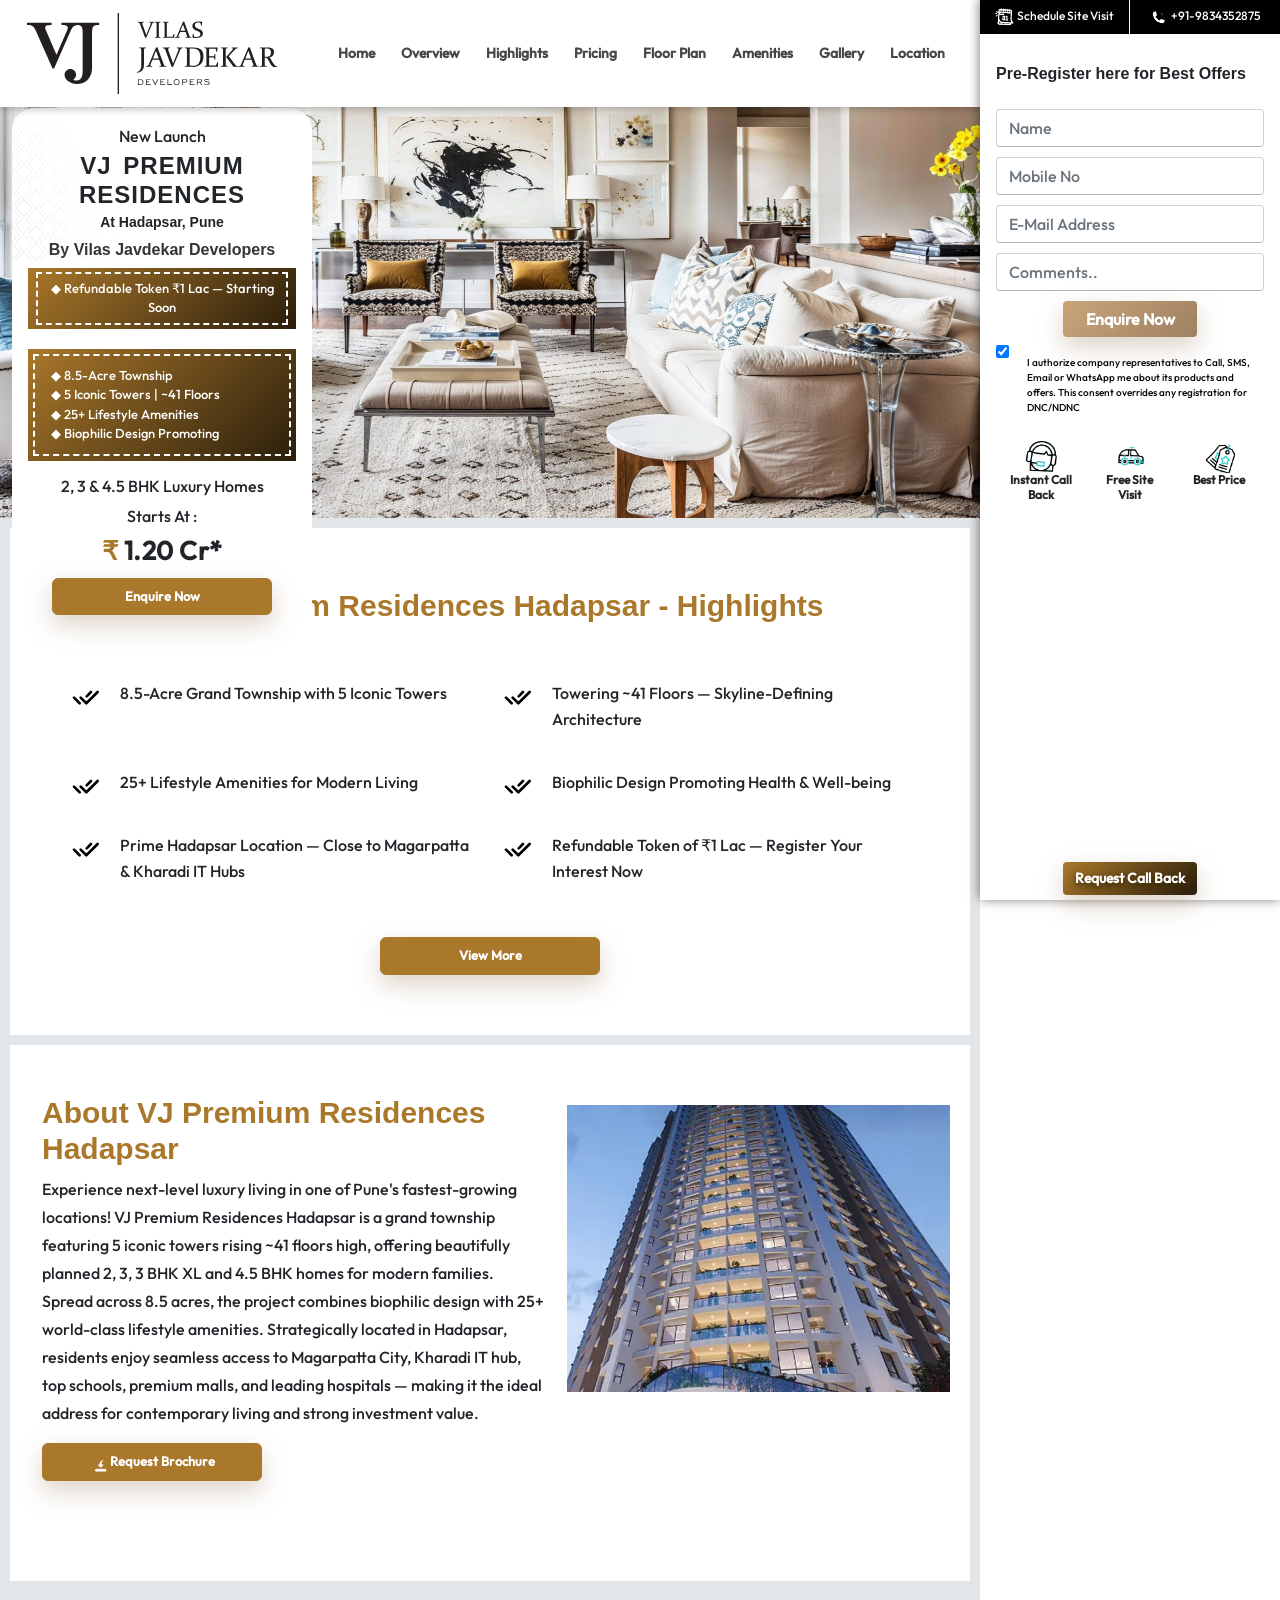
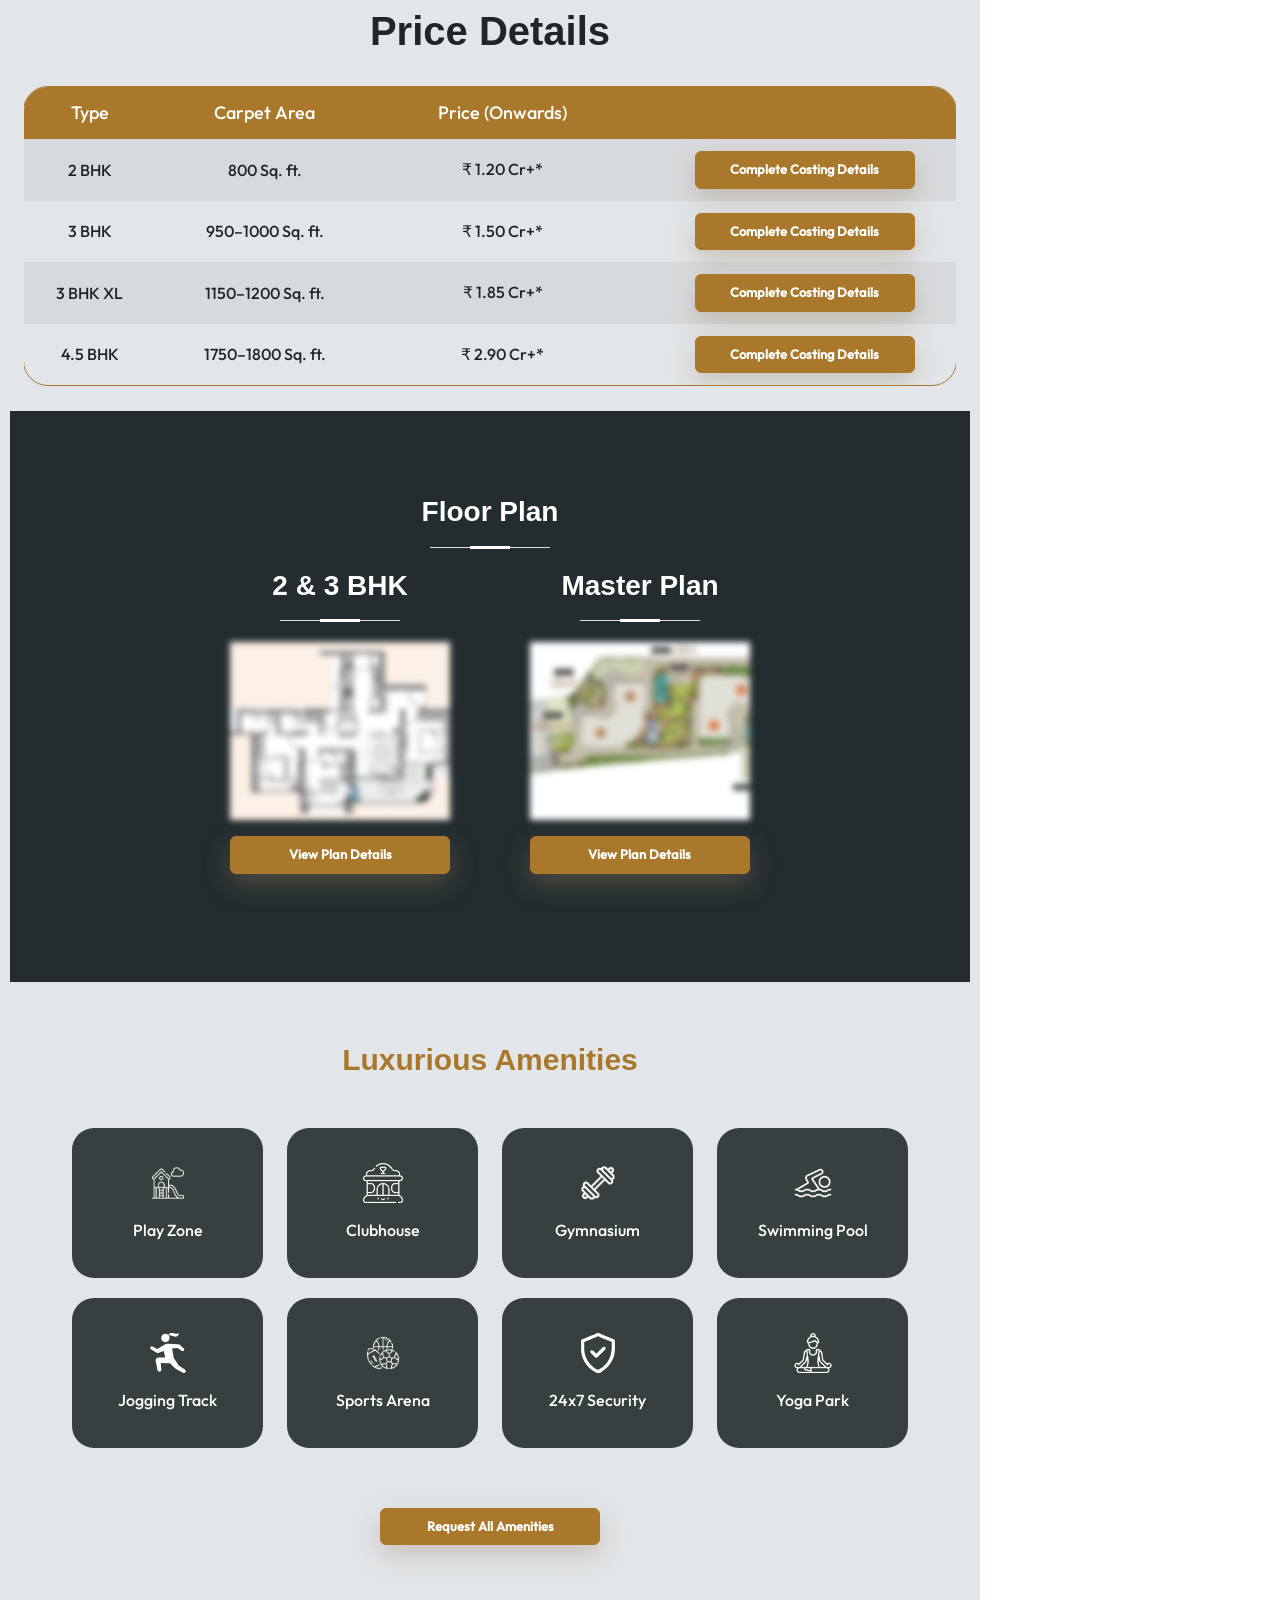
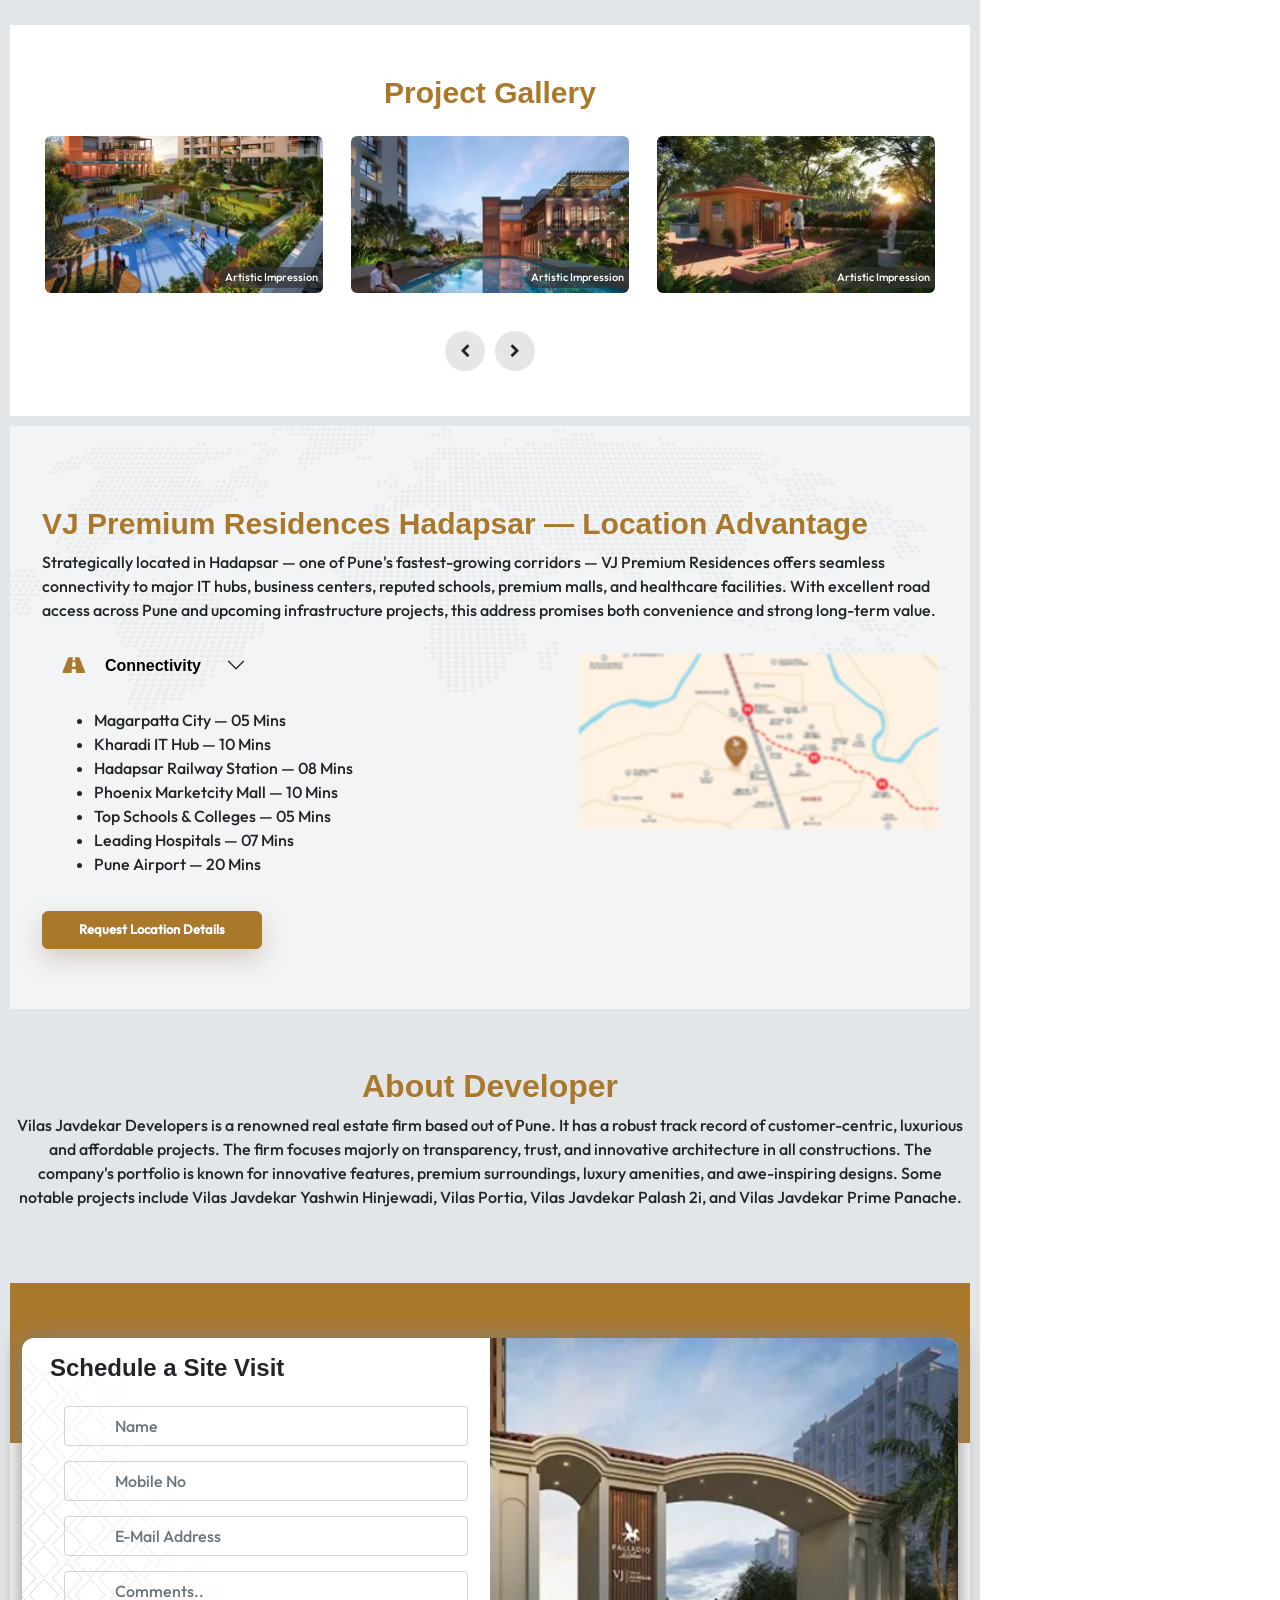
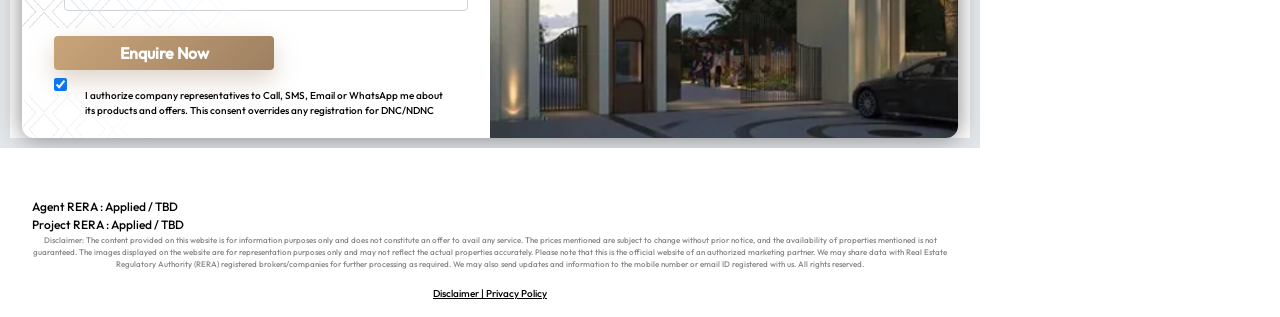
<file: vj-new-launch-hadapsar.html>
<!doctype html>
<html lang="en">

<head>
  <meta charset="utf-8" />
  <meta name="viewport" content="width=device-width, initial-scale=1, shrink-to-fit=no" />
  <title>VJ Premium Residences Hadapsar | New Launch Pune | 2, 3 & 4.5 BHK Luxury Homes</title>
  <meta name="description" content="VJ Premium Residences Hadapsar is a grand township with 5 iconic towers rising ~41 floors. Offering 2, 3, 3 BHK XL & 4.5 BHK luxury homes in the heart of Hadapsar, Pune. Starting at ₹1.20 Cr+.">
  <meta name="robots" content="index, follow" />

  <link rel="stylesheet" href="css/laviento/bootstrap.min.css" />
  <link rel="stylesheet" href="css/laviento/all.min.css" />
  <link rel="stylesheet" href="css/laviento/slick-theme.css" />
  <link rel="stylesheet" href="css/laviento/slick.css" />
  <link rel="stylesheet" href="css/laviento/slick-lightbox.css" />
  <link rel="stylesheet" href="css/laviento/gallery.css" />
  <link href="css/laviento/style.css" rel="stylesheet" />
  <link href="css/laviento/theme.css" rel="stylesheet" />
  <link rel="stylesheet" href="https://maxcdn.bootstrapcdn.com/font-awesome/4.7.0/css/font-awesome.min.css" />
  <link rel="stylesheet" href="css/laviento/magnific-popup.css" />

  <link rel="shortcut icon" href="images/la-viento/qr.webp" type="image/x-icon">
  <link rel="preload" as="image" href="images/la-viento/banner/banner1-sm.webp" />

  <style>
    .form-group { overflow: unset; }
    .d-view { display: block; }
    .m-view { display: none; }
    .footer-enquiryBtn { display: none; }
    .animattext { animation: 2s infinite text-high; }
    @keyframes text-high { 50% { transform: scale(1.1); } }
    @media (max-width: 767px) {
      .d-view { display: none; }
      .m-view { display: block; }
      .footer-enquiryBtn { display: block; }
    }
    body { padding-top: 0; }
    .form_inner .form-control { margin-bottom: 10px; }
    .checkbox-section { display: flex; align-items: flex-start; gap: 8px; font-size: 11px; margin-top: 8px; }
    .checkbox-section p { margin: 0; }
    footer .scan_code { display: block; margin-top: 8px; }
    @media (max-width: 991px) {
      .footer-enquiryBtn {
        position: fixed; bottom: 0; left: 0; right: 0;
        display: flex; justify-content: space-around;
        background: #fff; border-top: 1px solid #ddd;
        padding: 8px 6px; z-index: 1000; gap: 6px;
      }
      .footer-enquiryBtn a { flex: 1; text-align: center; padding: 10px 4px; color: #fff; text-decoration: none; font-weight: 600; font-size: 14px; background: #b5882e; border-radius: 4px; }
      .footer-enquiryBtn a:hover { background: #9a7126; color: #fff; }
      body { padding-bottom: 60px; }
    }
  </style>
<!-- Google Tag Manager -->
<script>(function(w,d,s,l,i){w[l]=w[l]||[];w[l].push({'gtm.start':
new Date().getTime(),event:'gtm.js'});var f=d.getElementsByTagName(s)[0],
j=d.createElement(s),dl=l!='dataLayer'?'&l='+l:'';j.async=true;j.src=
'https://www.googletagmanager.com/gtm.js?id='+i+dl;f.parentNode.insertBefore(j,f);
})(window,document,'script','dataLayer','GTM-PLGBW6B9');</script>
<!-- End Google Tag Manager -->
</head>

<body class="tvs-green">
<!-- Google Tag Manager (noscript) -->
<noscript><iframe src="https://www.googletagmanager.com/ns.html?id=GTM-PLGBW6B9"
height="0" width="0" style="display:none;visibility:hidden"></iframe></noscript>
<!-- End Google Tag Manager (noscript) -->

  <nav class="navbar navbar-expand-lg navbar-light fixed-top">
    <div class="container-fluid">
      <a class="navbar-brand" href="#"><img src="images/la-viento/hadapsar-logo.svg" class="img-fluid" alt="VJ Premium Residences Hadapsar" width="130" height="45" loading="lazy" /></a>
      <div class="d-flex">
        <button class="navbar-toggler" type="button" data-bs-toggle="collapse" data-bs-target="#navbarNav" aria-controls="navbarNav">
          <span class="navbar-toggler-icon"></span>
        </button>
      </div>
      <div class="collapse navbar-collapse justify-content-end" id="navbarNav">
        <ul class="navbar-nav align-items-center">
          <li class="nav-item"><a class="nav-link" href="#top-section">Home</a></li>
          <li class="nav-item"><a class="nav-link" href="#overview">Overview</a></li>
          <li class="nav-item"><a class="nav-link" href="#highlights">Highlights</a></li>
          <li class="nav-item"><a class="nav-link" href="#pricing">Pricing</a></li>
          <li class="nav-item"><a class="nav-link" href="#floor-plan">Floor Plan</a></li>
          <li class="nav-item"><a class="nav-link" href="#amenities">Amenities</a></li>
          <li class="nav-item"><a class="nav-link ml-3" href="#gallery">Gallery</a></li>
          <li class="nav-item"><a class="nav-link" href="#connectivity">Location</a></li>
        </ul>
      </div>
    </div>
  </nav>

  <div class="main-container d-flex">
    <main class="left-section">
      <div class="page-wrapper">

        <section id="top-section">
          <div class="container-fuild">
            <div id="banner-carousel" class="carousel slide d-block" data-bs-ride="carousel">
              <div class="carousel-inner">
                <div class="carousel-item active">
                  <img src="images/la-viento/banner/hadapsar-banner.webp" alt="VJ Premium Residences Hadapsar" width="100%" height="100%" class="d_sm_none" fetchpriority="high" />
                  <img src="images/la-viento/banner/hadapsar-banner.webp" alt="VJ Premium Residences Hadapsar" width="100%" height="100%" class="d_sm_block" fetchpriority="high" />
                </div>
              </div>
            </div>
            <div class="project-details">
              <p class="text-center mb-1 projectState">New Launch</p>
              <h1 class="text-center mb-1" style="font-weight: 600; text-transform: uppercase">VJ Premium Residences</h1>
              <h3 class="text-center ms-0">At Hadapsar, Pune</h3>
              <h6 class="text-center mb-2" style="color: #353535">By Vilas Javdekar Developers</h6>
              <div class="projectOffer bg_animation">
                <div style="border: 2px dashed #fff; padding: 5px 0px; font-size: 13px;">
                  <p class="mb-0 animattext">◆ Refundable Token ₹1 Lac — Starting Soon</p>
                </div>
              </div>
              <div class="offerBox animatedtext">
                <div class="innerBox text-start px-3">
                  <p class="mb-0">◆ 8.5-Acre Township</p>
                  <p class="mb-0">◆ 5 Iconic Towers | ~41 Floors</p>
                  <p class="mb-0">◆ 25+ Lifestyle Amenities</p>
                  <p class="mb-0">◆ Biophilic Design Promoting</p>
                </div>
              </div>
              <p class="offer-info-text text-center mb-0">2, 3 & 4.5 BHK Luxury Homes <br />Starts At :</p>
              <div class="price-text">
                <span class="color-imp">₹ </span><span class="price-sub-text">1.20 Cr* </span>
              </div>
              <button type="button" class="newbtn-style enquiryNowBtn custom-btn btn details-btn btn-hover btn-block mx-auto"
                data-bs-target="#enquire-modal" data-bs-toggle="modal" data-bs-whatever="Express Your Interest">
                Enquire Now
              </button>
            </div>
          </div>
        </section>

        <div class="mob-form d-sm-block d-md-none d-lg-none d-none">
          <div class="call-back-section text-center pt-3 pb-3" style="border-bottom: 1px solid #ddd">
            <h3 class="mb-0">Pre-Register here for Best Offers</h3>
          </div>
          <div class="form-section p-4">
            <div class="row">
              <form action="send.php" method="post" class="form_inner">
                <input type="hidden" name="project" value="VJ Premium Residences Hadapsar">
                <input type="hidden" name="source" value="mobile_register">
                <input type="hidden" name="page_url" class="js-page-url">
                <input type="text" name="name" class="form-control" placeholder="Name" required />
                <input type="tel" name="phone" class="form-control" placeholder="Mobile No" pattern="[0-9]{10,13}" required />
                <input type="email" name="email" class="form-control" placeholder="E-Mail Address" />
                <input type="text" name="message" class="form-control" placeholder="Comments.." />
                <button type="submit" class="newbtn-style btn btn-warning enquire-btn effetMoveGradient effectScale btn1">Enquire Now</button>
                <div class="checkbox-section">
                  <input type="checkbox" checked />
                  <p>I authorize company representatives to Call, SMS, Email or WhatsApp me about its products and offers. This consent overrides any registration for DNC/NDNC</p>
                </div>
              </form>
            </div>
          </div>
        </div>

        <section id="highlights">
          <div class="container p-0">
            <h1 class="text-center color-imp pb-5">VJ Premium Residences Hadapsar - Highlights</h1>
            <div class="row">
              <div class="col-xl-6 col-lg-6 col-sm-12 mb-3">
                <div class="highlightData">
                  <div class="iconBox"><img src="images/la-viento/highlight/check.svg" width="32" height="32" loading="lazy" alt="" /></div>
                  <p>8.5-Acre Grand Township with 5 Iconic Towers</p>
                </div>
              </div>
              <div class="col-xl-6 col-lg-6 col-sm-12 mb-3">
                <div class="highlightData">
                  <div class="iconBox"><img src="images/la-viento/highlight/check.svg" width="32" height="32" loading="lazy" alt="" /></div>
                  <p>Towering ~41 Floors — Skyline-Defining Architecture</p>
                </div>
              </div>
              <div class="col-xl-6 col-lg-6 col-sm-12 mb-3">
                <div class="highlightData">
                  <div class="iconBox"><img src="images/la-viento/highlight/check.svg" width="32" height="32" loading="lazy" alt="" /></div>
                  <p>25+ Lifestyle Amenities for Modern Living</p>
                </div>
              </div>
              <div class="col-xl-6 col-lg-6 col-sm-12 mb-3">
                <div class="highlightData">
                  <div class="iconBox"><img src="images/la-viento/highlight/check.svg" width="32" height="32" loading="lazy" alt="" /></div>
                  <p>Biophilic Design Promoting Health & Well-being</p>
                </div>
              </div>
              <div class="col-xl-6 col-lg-6 col-sm-12 mb-3">
                <div class="highlightData">
                  <div class="iconBox"><img src="images/la-viento/highlight/check.svg" width="32" height="32" loading="lazy" alt="" /></div>
                  <p>Prime Hadapsar Location — Close to Magarpatta & Kharadi IT Hubs</p>
                </div>
              </div>
              <div class="col-xl-6 col-lg-6 col-sm-12 mb-3">
                <div class="highlightData">
                  <div class="iconBox"><img src="images/la-viento/highlight/check.svg" width="32" height="32" loading="lazy" alt="" /></div>
                  <p>Refundable Token of ₹1 Lac — Register Your Interest Now</p>
                </div>
              </div>
              <div class="mt-3 d-flex justify-content-center">
                <button type="button" class="newbtn-style btn amenities-btn text-white enquiryBtn1 custom-btn"
                  data-bs-target="#enquire-modal" data-bs-toggle="modal" data-bs-whatever="Express Your Interest">View More</button>
              </div>
            </div>
          </div>
        </section>

        <section id="overview">
          <div class="container">
            <div class="row">
              <div class="col-xl-7 col-lg-7 col-sm-12">
                <div class="overview-data">
                  <h1>About VJ Premium Residences Hadapsar</h1>
                  <p class="overview-info">
                    Experience next-level luxury living in one of Pune's fastest-growing locations! VJ Premium Residences Hadapsar is a grand township featuring 5 iconic towers rising ~41 floors high, offering beautifully planned 2, 3, 3 BHK XL and 4.5 BHK homes for modern families. Spread across 8.5 acres, the project combines biophilic design with 25+ world-class lifestyle amenities. Strategically located in Hadapsar, residents enjoy seamless access to Magarpatta City, Kharadi IT hub, top schools, premium malls, and leading hospitals — making it the ideal address for contemporary living and strong investment value.
                  </p>
                  <button type="button" class="newbtn-style download-brochure custom-btn btn-block"
                    data-bs-target="#enquire-modal" data-bs-toggle="modal" data-bs-whatever="Request Brochure">
                    <img src="images/la-viento/icons/brouchre.png" class="fa-download" width="13" height="13" loading="lazy" alt="" />
                    Request Brochure
                  </button>
                </div>
              </div>
              <div class="col-xl-5 col-lg-5 col-sm-12 text-center ps-0 pe-0">
                <img src="images/la-viento/overview.webp" width="550" height="413" alt="VJ Premium Residences Hadapsar" class="img-fluid" loading="lazy" />
              </div>
            </div>
          </div>
        </section>

        <section class="project-bg-light" id="pricing">
          <div class="pg-container sec-pd sec-price">
            <div class="row gx-md-5 mx-0">
              <div class="col-12">
                <h1 class="text-clr-primary mt-3 sec-title text-center">Price Details</h1>
                <div class="table-responsive">
                  <table class="table table-borderless table-striped table-pricing text-center">
                    <thead>
                      <tr>
                        <th scope="col">Type</th>
                        <th scope="col">Carpet Area</th>
                        <th scope="col">Price (Onwards)</th>
                        <th scope="col"></th>
                      </tr>
                    </thead>
                    <tbody>
                      <tr>
                        <td class="price">2 BHK</td>
                        <td>800 Sq. ft.</td>
                        <td class="price"><span style="font-family: sans-serif">₹</span> 1.20 Cr+*</td>
                        <td>
                          <a href="javascript:void(0);" class="newbtn-style btn text-white my-1 enquiryBtn1 pricing-btn-1 custom-btn"
                            data-bs-target="#enquire-modal" data-bs-toggle="modal" data-bs-whatever="Request Complete Costing Details">Complete Costing Details</a>
                        </td>
                      </tr>
                      <tr>
                        <td class="price">3 BHK</td>
                        <td>950–1000 Sq. ft.</td>
                        <td class="price"><span style="font-family: sans-serif">₹</span> 1.50 Cr+*</td>
                        <td>
                          <a href="javascript:void(0);" class="newbtn-style btn text-white my-1 enquiryBtn1 pricing-btn-1 custom-btn"
                            data-bs-target="#enquire-modal" data-bs-toggle="modal" data-bs-whatever="Request Complete Costing Details">Complete Costing Details</a>
                        </td>
                      </tr>
                      <tr>
                        <td class="price">3 BHK XL</td>
                        <td>1150–1200 Sq. ft.</td>
                        <td class="price"><span style="font-family: sans-serif">₹</span> 1.85 Cr+*</td>
                        <td>
                          <a href="javascript:void(0);" class="newbtn-style btn text-white my-1 enquiryBtn1 pricing-btn-1 custom-btn"
                            data-bs-target="#enquire-modal" data-bs-toggle="modal" data-bs-whatever="Request Complete Costing Details">Complete Costing Details</a>
                        </td>
                      </tr>
                      <tr>
                        <td class="price">4.5 BHK</td>
                        <td>1750–1800 Sq. ft.</td>
                        <td class="price"><span style="font-family: sans-serif">₹</span> 2.90 Cr+*</td>
                        <td>
                          <a href="javascript:void(0);" class="newbtn-style btn text-white my-1 enquiryBtn1 pricing-btn-1 custom-btn"
                            data-bs-target="#enquire-modal" data-bs-toggle="modal" data-bs-whatever="Request Complete Costing Details">Complete Costing Details</a>
                        </td>
                      </tr>
                    </tbody>
                  </table>
                </div>
              </div>
            </div>
          </div>
        </section>

        <section class="section-bg about" id="floor-plan" style="background-color: #232d30">
          <div class="container">
            <div class="row justify-content-center">
              <div class="section-title mt-4">
                <h2 class="text-center">Floor Plan</h2>
                <div class="row justify-content-center">
                  <div class="col-md-4 layout-plan text-center mb-5">
                    <div class="section-title"><h2>2 &amp; 3 BHK</h2></div>
                    <img src="images/la-viento/floor-plan/floor-paln.webp" alt="VJ Premium Residences Hadapsar" class="img-fluid" width="333" height="268" loading="lazy"
                      style="cursor: pointer; filter: blur(3px)" data-bs-target="#enquire-modal" data-bs-toggle="modal" data-bs-whatever="Request Floor Plan" />
                    <div class="text-center d-flex mx-auto justify-content-center mt-3">
                      <button type="button" class="newbtn-style btn amenities-btn text-white enquiryBtn1 custom-btn"
                        data-bs-target="#enquire-modal" data-bs-toggle="modal" data-bs-whatever="Express Your Interest">View Plan Details</button>
                    </div>
                  </div>
                  <div class="col-md-4 layout-plan text-center mb-5">
                    <div class="section-title"><h2>Master Plan</h2></div>
                    <img src="images/la-viento/floor-plan/master-plan.webp" alt="VJ Premium Residences Hadapsar" class="img-fluid" width="333" height="268" loading="lazy"
                      style="cursor: pointer; filter: blur(3px);" data-bs-target="#enquire-modal" data-bs-toggle="modal" data-bs-whatever="Request Master Plan" />
                    <div class="text-center d-flex mx-auto justify-content-center mt-3">
                      <button type="button" class="newbtn-style btn amenities-btn text-white enquiryBtn1 custom-btn"
                        data-bs-target="#enquire-modal" data-bs-toggle="modal" data-bs-whatever="Express Your Interest">View Plan Details</button>
                    </div>
                  </div>
                </div>
              </div>
            </div>
          </div>
        </section>

        <section id="amenities">
          <div class="container">
            <h1 class="text-center color-imp">Luxurious Amenities</h1>
            <div class="row mt-50">
              <div class="col-lx-3 col-lg-3 col-sm-6">
                <div class="amenities-data">
                  <img class="fa img-fluid" src="images/la-viento/amenities/Children-Play-Area.svg" alt="Play Zone" width="40" height="40" loading="lazy" />
                  <p>Play Zone</p>
                </div>
              </div>
              <div class="col-lx-3 col-lg-3 col-sm-6">
                <div class="amenities-data">
                  <img class="fa img-fluid" src="images/la-viento/amenities/Clubhouse.svg" alt="Clubhouse" width="40" height="40" loading="lazy" />
                  <p>Clubhouse</p>
                </div>
              </div>
              <div class="col-lx-3 col-lg-3 col-sm-6">
                <div class="amenities-data">
                  <img class="fa img-fluid" src="images/la-viento/amenities/Gymnasium.svg" alt="Gymnasium" width="40" height="40" loading="lazy" />
                  <p>Gymnasium</p>
                </div>
              </div>
              <div class="col-lx-3 col-lg-3 col-sm-6">
                <div class="amenities-data">
                  <img class="fa img-fluid" src="images/la-viento/amenities/swimming.png" alt="Swimming Pool" width="40" height="40" loading="lazy" />
                  <p>Swimming Pool</p>
                </div>
              </div>
            </div>
            <div class="row amenities-row">
              <div class="col-lx-3 col-lg-3 col-sm-6">
                <div class="amenities-data">
                  <img class="fa img-fluid" src="images/la-viento/amenities/jogging.svg" alt="Jogging Track" width="40" height="40" loading="lazy" />
                  <p>Jogging Track</p>
                </div>
              </div>
              <div class="col-lx-3 col-lg-3 col-sm-6">
                <div class="amenities-data">
                  <img class="fa img-fluid" src="images/la-viento/amenities/Multi-Purpose-Court.svg" alt="Sports Arena" width="40" height="40" loading="lazy" />
                  <p>Sports Arena</p>
                </div>
              </div>
              <div class="col-lx-3 col-lg-3 col-sm-6">
                <div class="amenities-data">
                  <img class="fa img-fluid" src="images/la-viento/amenities/verified.svg" alt="24x7 Security" width="40" height="40" loading="lazy" />
                  <p>24x7 Security</p>
                </div>
              </div>
              <div class="col-lx-3 col-lg-3 col-sm-6">
                <div class="amenities-data">
                  <img class="fa img-fluid" src="images/la-viento/amenities/yoga.png" alt="Yoga Park" width="40" height="40" loading="lazy" />
                  <p>Yoga Park</p>
                </div>
              </div>
            </div>
            <button type="button" class="newbtn-style btn amenities-btn text-white enquiryBtn1 custom-btn"
              data-bs-target="#enquire-modal" data-bs-toggle="modal" data-bs-whatever="Express Your Interest">Request All Amenities</button>
          </div>
        </section>

        <section id="gallery">
          <div class="container wow fadeInUp">
            <h1 class="text-center color-imp">Project Gallery</h1>
            <div class="content-gallery">
              <div class="gallery js-gallery">
                <div class="gallery-item"><div class="gallery-img-holder js-gallery-popup"><img src="images/la-viento/gallery/g1.webp" alt="VJ Premium Residences Hadapsar" class="gallery-img" loading="lazy" /></div></div>
                <div class="gallery-item"><div class="gallery-img-holder js-gallery-popup"><img src="images/la-viento/gallery/g2.webp" alt="VJ Premium Residences Hadapsar" class="gallery-img" loading="lazy" /></div></div>
                <div class="gallery-item"><div class="gallery-img-holder js-gallery-popup"><img src="images/la-viento/gallery/g3.webp" alt="VJ Premium Residences Hadapsar" class="gallery-img" loading="lazy" /></div></div>
                <div class="gallery-item"><div class="gallery-img-holder js-gallery-popup"><img src="images/la-viento/gallery/g4.webp" alt="VJ Premium Residences Hadapsar" class="gallery-img" loading="lazy" /></div></div>
                <div class="gallery-item"><div class="gallery-img-holder js-gallery-popup"><img src="images/la-viento/gallery/g5.webp" alt="VJ Premium Residences Hadapsar" class="gallery-img" loading="lazy" /></div></div>
              </div>
            </div>
          </div>
        </section>

        <section id="connectivity">
          <div class="container">
            <h2 class="text-left color-imp">VJ Premium Residences Hadapsar — Location Advantage</h2>
            <p>Strategically located in Hadapsar — one of Pune's fastest-growing corridors — VJ Premium Residences offers seamless connectivity to major IT hubs, business centers, reputed schools, premium malls, and healthcare facilities. With excellent road access across Pune and upcoming infrastructure projects, this address promises both convenience and strong long-term value.</p>
            <div class="row pt-30 mb-5">
              <div class="col-xl-7 col-lg-7 col-sm-12 text-dark amenities-info">
                <div class="accordion accordion-flush">
                  <div class="accordion-item accordion-data">
                    <h2 class="accordion-header">
                      <button class="accordion-button collapsed" type="button" data-bs-toggle="collapse" data-bs-target="#Connectivity">
                        <i class="fa fa-solid fa-road"></i>&nbsp; Connectivity
                      </button>
                    </h2>
                    <div id="Connectivity" class="accordion-collapse collapse show">
                      <div class="accordion-body">
                        <ul>
                          <li>Magarpatta City — 05 Mins</li>
                          <li>Kharadi IT Hub — 10 Mins</li>
                          <li>Hadapsar Railway Station — 08 Mins</li>
                          <li>Phoenix Marketcity Mall — 10 Mins</li>
                          <li>Top Schools &amp; Colleges — 05 Mins</li>
                          <li>Leading Hospitals — 07 Mins</li>
                          <li>Pune Airport — 20 Mins</li>
                        </ul>
                      </div>
                    </div>
                  </div>
                </div>
              </div>
              <div class="col-xl-5 col-lg-5 col-sm-11 text-dark mt-3 amenities-img">
                <img src="images/la-viento/location-map.webp" class="img-fluid" width="526" height="256" loading="lazy"
                  style="cursor: pointer; filter: blur(1px)" alt="VJ Premium Residences Hadapsar Location" data-bs-target="#enquire-modal" data-bs-toggle="modal" data-bs-whatever="Request Location Details" />
              </div>
            </div>
            <button type="button" class="newbtn-style btn location-btn text-white enquiryBtn1 custom-btn"
              data-bs-target="#enquire-modal" data-bs-toggle="modal" data-bs-whatever="Request Location Details">Request Location Details</button>
          </div>
        </section>

        <section>
          <div class="about-developer py-5">
            <div class="container text-center">
              <h2 class="text-left color-imp">About Developer</h2>
              <p>Vilas Javdekar Developers is a renowned real estate firm based out of Pune. It has a robust track record of customer-centric, luxurious and affordable projects. The firm focuses majorly on transparency, trust, and innovative architecture in all constructions. The company's portfolio is known for innovative features, premium surroundings, luxury amenities, and awe-inspiring designs. Some notable projects include Vilas Javdekar Yashwin Hinjewadi, Vilas Portia, Vilas Javdekar Palash 2i, and Vilas Javdekar Prime Panache.</p>
            </div>
          </div>
        </section>

        <section id="contact">
          <div class="container-fluid full-width"></div>
          <div class="container">
            <div class="contact-inner">
              <div class="container contact-data">
                <div class="row">
                  <div class="col-lx-6 col-lg-6 col-sm-12 image-carousel1 ps-0 pe-0">
                    <div class="contact-video">
                      <img src="images/la-viento/builder-img.webp" width="100" height="342" class="img-fluid" loading="lazy" alt="VJ Premium Residences Hadapsar" />
                    </div>
                  </div>
                  <div class="col-lx-6 col-lg-6 col-sm-12 form-data">
                    <h2 class="text-left ms-3 mt-3" style="font-size: 24px">Schedule a Site Visit</h2>
                    <div class="form">
                      <div class="row">
                        <form action="send.php" method="post" class="form_inner">
                          <input type="hidden" name="project" value="VJ Premium Residences Hadapsar">
                          <input type="hidden" name="source" value="site_visit">
                          <input type="hidden" name="page_url" class="js-page-url">
                          <input type="text" name="name" class="form-control" placeholder="Name" required />
                          <input type="tel" name="phone" class="form-control" placeholder="Mobile No" pattern="[0-9]{10,13}" required />
                          <input type="email" name="email" class="form-control" placeholder="E-Mail Address" />
                          <input type="text" name="message" class="form-control" placeholder="Comments.." />
                          <button type="submit" class="newbtn-style btn btn-warning enquire-btn effetMoveGradient effectScale">Enquire Now</button>
                          <div class="checkbox-section">
                            <input type="checkbox" checked />
                            <p>I authorize company representatives to Call, SMS, Email or WhatsApp me about its products and offers. This consent overrides any registration for DNC/NDNC</p>
                          </div>
                        </form>
                      </div>
                    </div>
                  </div>
                  <div class="col-lx-6 col-lg-6 col-sm-12 ps-0 pe-0 image-carousel m-0">
                    <div class="contact-video">
                      <img src="images/la-viento/builder-img.webp" width="648" height="342" class="img-fluid" loading="lazy" alt="VJ Premium Residences Hadapsar" />
                    </div>
                  </div>
                </div>
              </div>
            </div>
          </div>
        </section>

        <footer>
          <div class="container">
            <div style="text-decoration: none; color: #000; font-size: 12px; padding-top: 10px;">
              Agent RERA : Applied / TBD
              <br />
              Project RERA : Applied / TBD
            </div>
            <p id="disclaimer">
              Disclaimer: The content provided on this website is for information purposes only and does not constitute an offer to avail any service. The prices mentioned are subject to change without prior notice, and the availability of properties mentioned is not guaranteed. The images displayed on the website are for representation purposes only and may not reflect the actual properties accurately. Please note that this is the official website of an authorized marketing partner. We may share data with Real Estate Regulatory Authority (RERA) registered brokers/companies for further processing as required. We may also send updates and information to the mobile number or email ID registered with us. All rights reserved.
            </p>
            <div class="elementor-widget-container text-center">
              <p>
                <a href="#" target="_blank" style="color: #000">Disclaimer | Privacy Policy</a>
              </p>
            </div>
          </div>
        </footer>

        <section>
          <div class="footer-enquiryBtn">
            <a class="monCall" id="mobPhone" href="tel:+919834352875"><em class="fa fa-phone"></em> Call</a>
            <a target="_blank" class="monCall whatsappBtn"
              href="https://api.whatsapp.com/send?phone=919834352875&amp;text=Hello,%20I%27m%20interested%20in%20VJ%20Premium%20Residences%20Hadapsar.%20Please%20share%20details."><i class="fa fa-brands fa-whatsapp"></i> WhatsApp</a>
            <a class="monCall" data-bs-target="#enquire-modal" data-bs-toggle="modal" data-bs-whatever="Enquire Now">Enquire Now</a>
          </div>
        </section>

      </div>
    </main>

    <section class="desktop-summary">
      <div class="og-block d-flex justify-content-between">
        <button class="btn" data-bs-target="#enquire-modal" data-bs-toggle="modal" data-bs-whatever="Book A Site Visit">
          <img src="images/la-viento/icons/Calendar.gif" alt="" width="20" loading="lazy" style="filter: invert(1) brightness(200);" /> Schedule Site Visit
        </button>
        <button class="btn">
          <a href="tel:+919834352875" style="color: #ffff; text-decoration: none">
            <img src="images/la-viento/icons/callus.gif" alt="" width="20" loading="lazy" style="filter: invert(1) brightness(200);" /> +91-9834352875
          </a>
        </button>
      </div>
      <div class="form-section p-3">
        <h2 class="pb-2">Pre-Register here for Best Offers</h2>
        <div class="row">
          <form action="send.php" method="post" class="form_inner">
            <input type="hidden" name="project" value="VJ Premium Residences Hadapsar">
            <input type="hidden" name="source" value="desktop_summary">
            <input type="hidden" name="page_url" class="js-page-url">
            <input type="text" name="name" class="form-control" placeholder="Name" required />
            <input type="tel" name="phone" class="form-control" placeholder="Mobile No" pattern="[0-9]{10,13}" required />
            <input type="email" name="email" class="form-control" placeholder="E-Mail Address" />
            <input type="text" name="message" class="form-control" placeholder="Comments.." />
            <button type="submit" class="newbtn-style btn btn-warning enquire-btn effetMoveGradient effectScale btn1">Enquire Now</button>
            <div class="checkbox-section">
              <input type="checkbox" checked />
              <p>I authorize company representatives to Call, SMS, Email or WhatsApp me about its products and offers. This consent overrides any registration for DNC/NDNC</p>
            </div>
          </form>
        </div>
        <h6 class="enqModal">
          <div class="row text-center justify-content-center icon-sec m-0">
            <div class="col-4">
              <img src="images/la-viento/icons/Instant-Call-Back.gif" width="32" loading="lazy" class="img-fluid" alt="" />
              <p class="mb-0">Instant Call Back</p>
            </div>
            <div class="col-4">
              <img src="images/la-viento/icons/Free-Site-Visit.gif" width="32" loading="lazy" class="img-fluid" alt="" />
              <p class="mb-0">Free Site Visit</p>
            </div>
            <div class="col-4">
              <img src="images/la-viento/icons/Best-Price.gif" width="32" loading="lazy" class="img-fluid" alt="Best Price" />
              <p class="mb-0">Best Price</p>
            </div>
          </div>
        </h6>
      </div>
      <div class="call-back-section text-center pt-2 pb-2">
        <button class="newbtn-style btn callBackBtn" data-bs-target="#enquire-modal" data-bs-toggle="modal" data-bs-whatever="Express Your Interest">Request Call Back</button>
      </div>
    </section>
  </div>

  <div class="modal enquire-modal" data-bs-dismissable="modal" id="enquire-modal">
    <div class="modal-dialog">
      <div class="modal-content">
        <div class="modal-header">
          <h4 class="modal-title text-center">Enquire Now</h4>
          <button type="button" class="btn btn-md close modal-close" data-bs-dismiss="modal" aria-label="Close">
            <span aria-hidden="true">×</span>
          </button>
        </div>
        <div class="modal-body">
          <div class="row">
            <h4 class="text-center">VJ Premium Residences Hadapsar</h4>
            <form action="send.php" method="post" class="form_inner">
              <input type="hidden" name="project" value="VJ Premium Residences Hadapsar">
              <input type="hidden" name="source" value="enquire_modal">
              <input type="hidden" name="page_url" class="js-page-url">
              <input type="text" name="name" class="form-control" placeholder="Name" required />
              <input type="tel" name="phone" class="form-control" placeholder="Mobile No" pattern="[0-9]{10,13}" required />
              <input type="email" name="email" class="form-control" placeholder="E-Mail Address" />
              <input type="text" name="message" class="form-control" placeholder="Comments.." />
              <button type="submit" class="newbtn-style btn btn-warning enquire-btn effetMoveGradient effectScale">Enquire Now</button>
              <div class="checkbox-section">
                <input type="checkbox" checked />
                <p>I authorize company representatives to Call, SMS, Email or WhatsApp me about its products and offers. This consent overrides any registration for DNC/NDNC</p>
              </div>
            </form>
          </div>
        </div>
      </div>
    </div>
  </div>

  <script defer>
    (function () {
      if (window.matchMedia("(max-width: 425px)").matches) {
        Array.from(document.getElementsByClassName("d_sm_none")).forEach(function (item) { item.parentNode.removeChild(item); });
      } else {
        Array.from(document.getElementsByClassName("d_sm_block")).forEach(function (item) { item.parentNode.removeChild(item); });
      }
    })();
  </script>

  <script src="js/laviento/jquery.min.js"></script>
  <script src="js/laviento/popper.min.js"></script>
  <script src="js/laviento/bootstrap.min.js"></script>
  <script src="js/laviento/slick.min.js"></script>
  <script src="js/laviento/slick-lightbox.min.js"></script>
  <script src="js/laviento/jquery.magnific-popup.min.js"></script>
  <script>
    $(function () {
      $('.js-page-url').val(window.location.href);

      $('.js-gallery').slick({
        slidesToShow: 3,
        slidesToScroll: 1,
        dots: false,
        arrows: true,
        prevArrow: '<div class="gallery-arrow mod-prev"><i class="fa fa-chevron-left"></i></div>',
        nextArrow: '<div class="gallery-arrow mod-next"><i class="fa fa-chevron-right"></i></div>',
        responsive: [
          { breakpoint: 992, settings: { slidesToShow: 2 } },
          { breakpoint: 576, settings: { slidesToShow: 1 } }
        ]
      });

      $('.js-gallery').magnificPopup({
        delegate: '.js-gallery-popup',
        type: 'image',
        gallery: { enabled: true }
      });
    });
  </script>

</body>
</html>
</file>
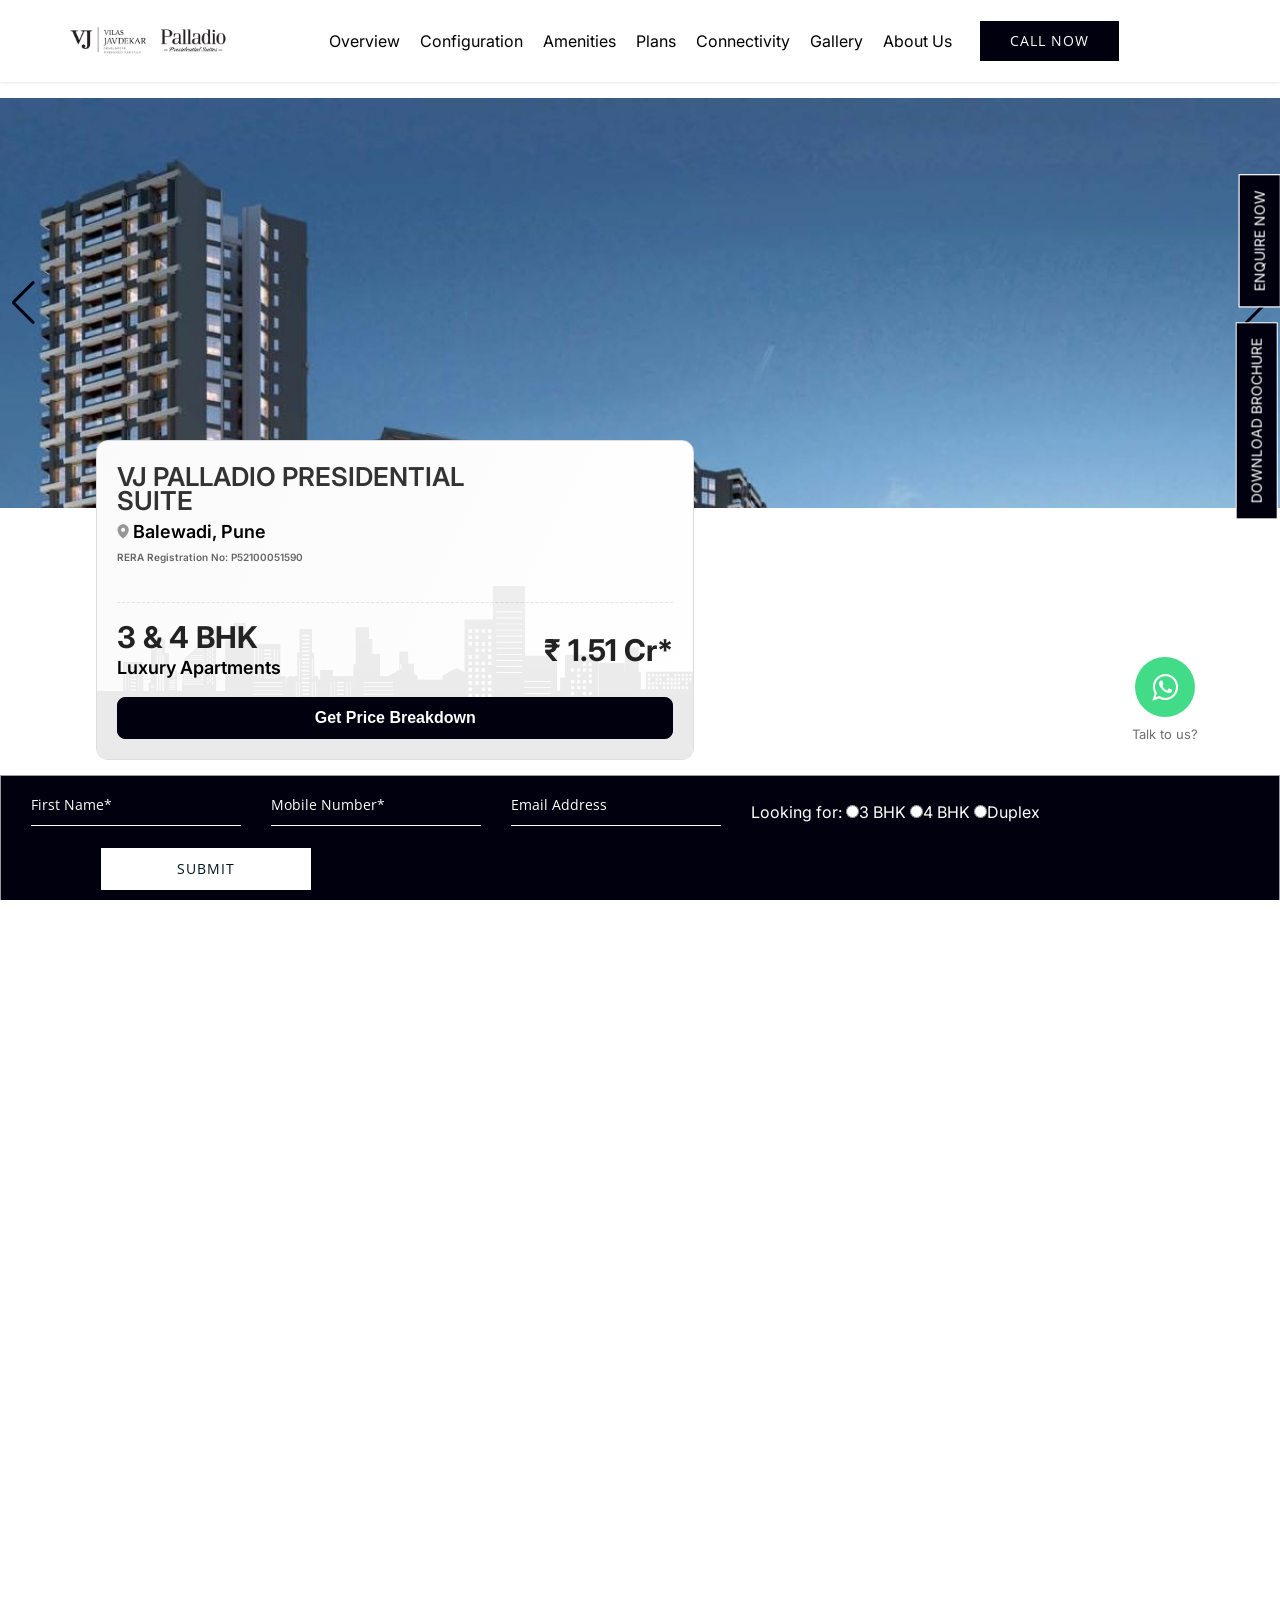
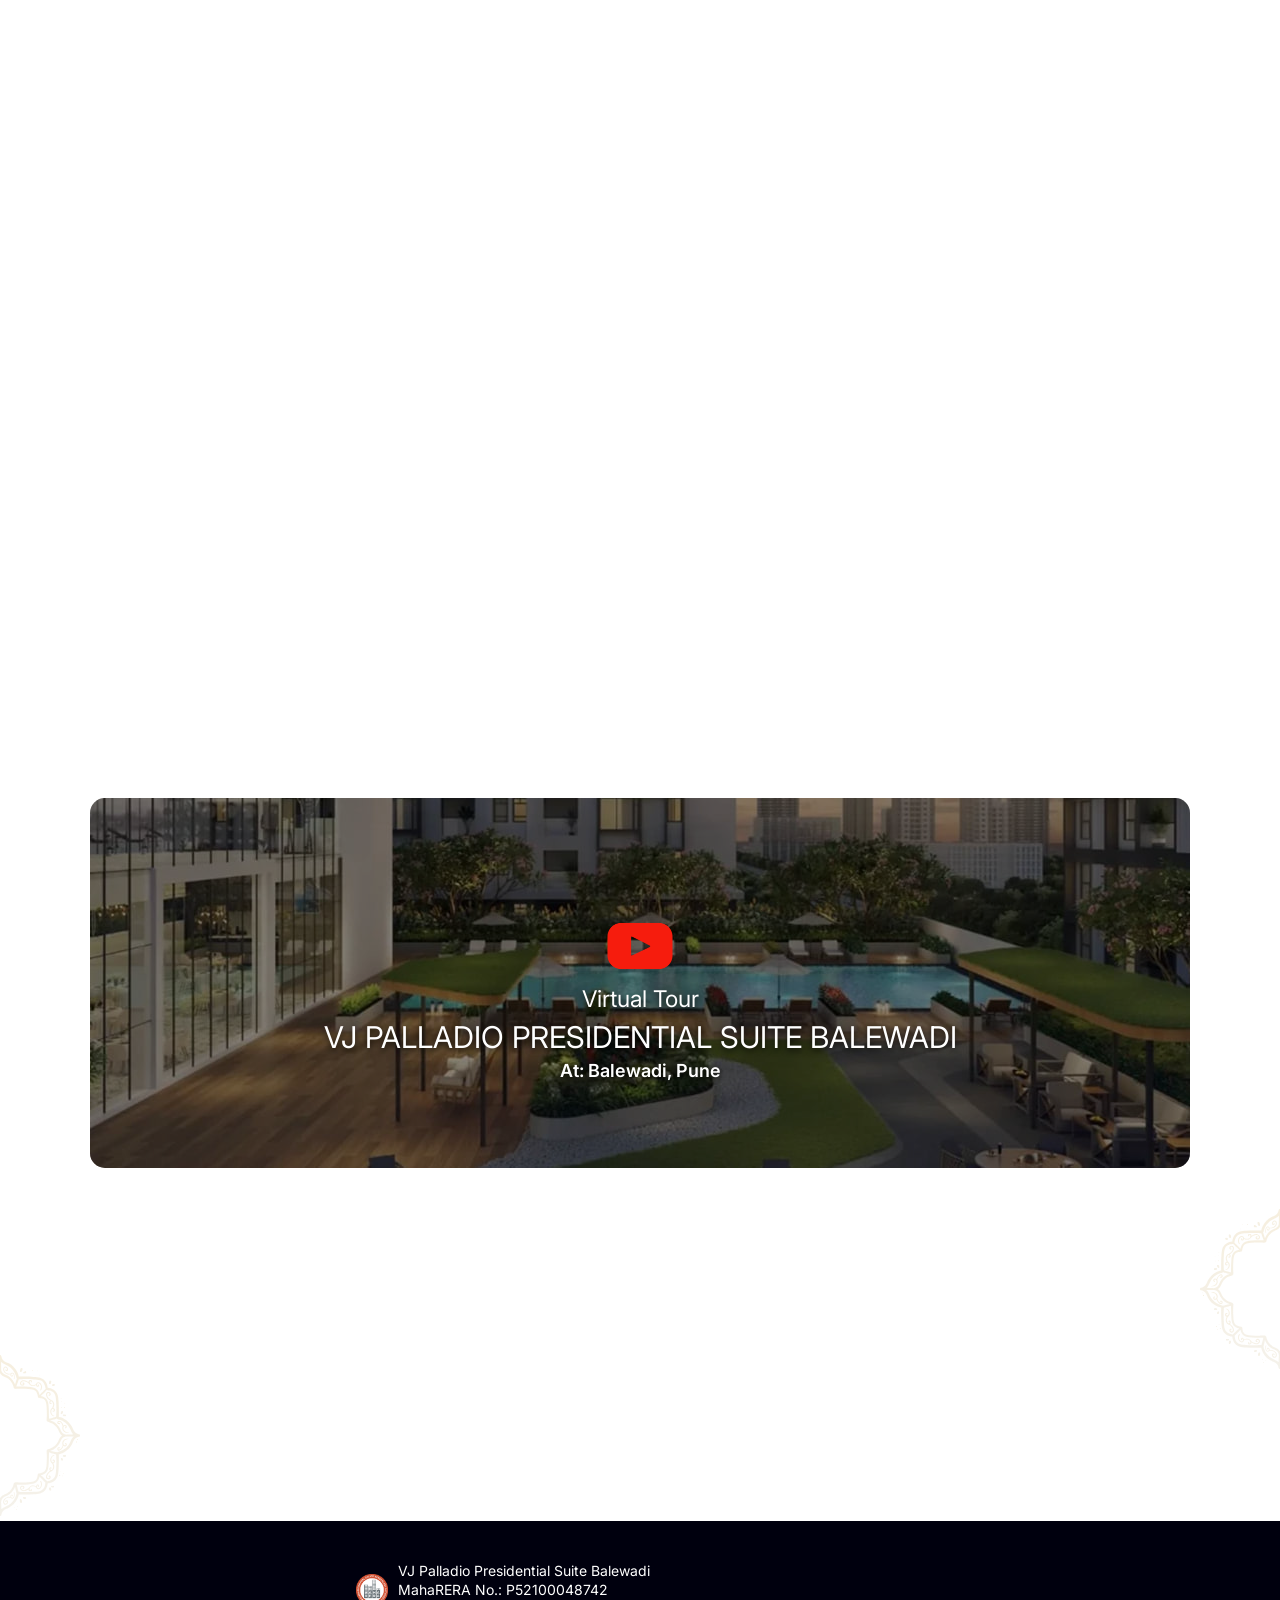
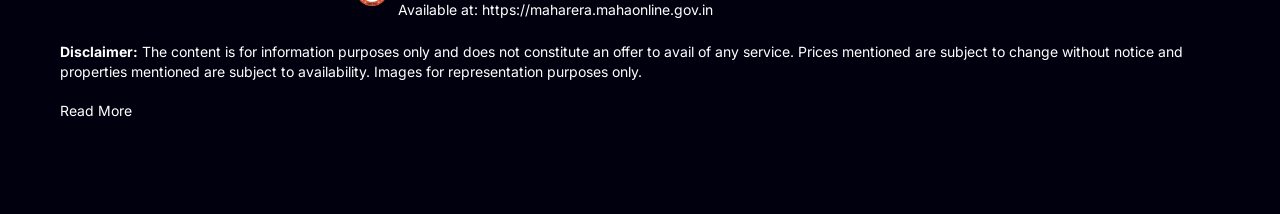
<file: vj-palladio-balewadi-central.html>
﻿<!DOCTYPE html><html id="home" dir="ltr" lang="en-US" class="  webp webp-alpha webp-animation webp-lossless"><head>
  

  

<meta name="viewport" content="width=device-width, initial-scale=1">

<link rel="preload" href="#" as="font" type="font/woff2" crossorigin="">
<link rel="stylesheet" href="https://cdn.jsdelivr.net/npm/bootstrap-icons/font/bootstrap-icons.css">

<!--Common CSS-->
<link rel="stylesheet" type="text/css" href="css/presidential/allfile.css">
<link rel="stylesheet" type="text/css" href="css/presidential/all-custom.css">
<link rel="stylesheet" type="text/css" href="css/presidential/all-responsive.css">
<!--End Common CSS-->
<!-- Meta Title -->
<title>VJ Palladio Presidential Suite Balewadi, Pune</title>
  


<!-- Meta Keywords -->


<link rel="shortcut icon" href="images/favicon.jpg" type="image/x-icon">


<link rel="stylesheet" href="https://maxcdn.bootstrapcdn.com/font-awesome/4.5.0/css/font-awesome.min.css">

<link rel="preconnect" href="https://fonts.googleapis.com">
<link rel="preconnect" href="https://fonts.gstatic.com" crossorigin>
<link href="https://fonts.googleapis.com/css2?family=Bebas+Neue&family=Inter:ital,opsz,wght@0,14..32,100..900;1,14..32,100..900&family=Lato:ital,wght@0,100;0,300;0,400;0,700;0,900;1,100;1,300;1,400;1,700;1,900&family=Open+Sans:ital,wght@0,300..800;1,300..800&family=Poppins:ital,wght@0,100;0,200;0,300;0,400;0,500;0,600;0,700;0,800;0,900;1,100;1,200;1,300;1,400;1,500;1,600;1,700;1,800;1,900&display=swap" rel="stylesheet">
<!-- Google Tag Manager -->
<script>(function(w,d,s,l,i){w[l]=w[l]||[];w[l].push({'gtm.start':
new Date().getTime(),event:'gtm.js'});var f=d.getElementsByTagName(s)[0],
j=d.createElement(s),dl=l!='dataLayer'?'&l='+l:'';j.async=true;j.src=
'https://www.googletagmanager.com/gtm.js?id='+i+dl;f.parentNode.insertBefore(j,f);
})(window,document,'script','dataLayer','GTM-PLGBW6B9');</script>
<!-- End Google Tag Manager -->



<meta charset="UTF-8">

</head>

<body>
    
    
<!-- Google Tag Manager (noscript) -->
<noscript><iframe src="https://www.googletagmanager.com/ns.html?id=GTM-PLGBW6B9"
height="0" width="0" style="display:none;visibility:hidden"></iframe></noscript>
<!-- End Google Tag Manager (noscript) -->
  






<header id="header">
  <div class="columns is-vcentered is-mobile is-gapless">
    <div class="column col-header col-middle">
      <div class="theme-logo">
        <a href="index.html">
          <picture>
            <source srcset="images/presidential/Logo.png" type="image/webp">
            <source srcset="images/presidential/Logo.png" type="image/jpeg">
            <img src="images/presidential/Logo.png"  style="width: 180px !important;height: auto !important;">
          </picture>
        </a>
      </div>
    </div>
    <div class="column col-header col-middle">
      <div class="header-primary-menu-wrapper">
        <div class="header-primary-menu-wrapper-inner">
                      <div id="menu-trigger" class="menu-trigger insomenu-bars" onclick="menuresponsive()"> <span></span> </div>
            <nav id="header-primary-menu">
              <ul id="header1__menu1" class="header__menu1">
                <li class="header__menu-item"> <a class="header__menu-link active" href="#section-overview" onclick="menuresponsiveclose()">
                    Overview
                  </a> </li>
                <li class="header__menu-item"> <a class="header__menu-link" href="#section-cost-sheet" onclick="menuresponsiveclose()">
                    Configuration
                  </a> </li>
                <li class="header__menu-item"> <a class="header__menu-link" href="#section-amenities" onclick="menuresponsiveclose()">
                    Amenities
                  </a> </li>
                    <li class="header__menu-item"> <a class="header__menu-link" href="#section-floorplans" onclick="menuresponsiveclose()">
                    Plans
                  </a> </li>
                <li class="header__menu-item"> <a class="header__menu-link" href="#section-connectivity" onclick="menuresponsiveclose()">
                    Connectivity
                  </a> </li>
                <li class="header__menu-item"> <a class="header__menu-link" href="#section-gallery" onclick="menuresponsiveclose()">
                    Gallery
                  </a> </li>
              
                <li class="header__menu-item"> <a class="header__menu-link" href="#section-about-developer" onclick="menuresponsiveclose()">
                    About Us
                  </a> </li>


              </ul>
            </nav>
                  </div>

      </div>
    </div>
    <div class="column col-header col-middle" style="display: flex; align-items: center; justify-content: space-between;">
  <!-- Logo -->
 


  <!-- Phone Number Link -->
 

  <div class="mblhide">
    <a href="javascript:void(0)" 
   onclick="showCallModal()" class="configuration-btn theme-btn logoside">Call Now</a>
  </div>

</div>

  </div>
</header>




<div class="floating_btn mblhide">
   <a  href="javascript:void(0)" onclick="showWAModal()">
      <div class="contact_icon">
        <i class="fa fa-whatsapp my-float"></i>
      </div>
    </a>
    <p class="text_icon">Talk to us?</p>
  </div>



    <a href="javascript:void(0)" 
   onclick="showCallModal()" class="call-btn mblhide">
      <svg xmlns="http://www.w3.org/2000/svg" width="32" height="32" viewBox="0 0 24 24" fill="none" stroke="#fff" stroke-width="1" stroke-linecap="round" stroke-linejoin="round" class="feather feather-phone">
        <path d="M22 16.92v3a2 2 0 0 1-2.18 2 19.79 19.79 0 0 1-8.63-3.07 19.5 19.5 0 0 1-6-6 19.79 19.79 0 0 1-3.07-8.67A2 2 0 0 1 4.11 2h3a2 2 0 0 1 2 1.72 12.84 12.84 0 0 0 .7 2.81 2 2 0 0 1-.45 2.11L8.09 9.91a16 16 0 0 0 6 6l1.27-1.27a2 2 0 0 1 2.11-.45 12.84 12.84 0 0 0 2.81.7A2 2 0 0 1 22 16.92z">
        </path>
      </svg>
    </a>
  
  <div class="mblhide">
  <a href="javascript:void(0)" class="sticky-btn-enquire" onclick="openForm('enquire')">Enquire Now</a>
    
    
    </div>
    
    
    <a href="javascript:void(0)" class="sticky-btn-enquire" onclick="openForm('enquire')">Enquire Now</a>
<a href="javascript:void(0)" class="sticky-btn-enquire sticky-brochure" onclick="openForm('brochure')">Download Brochure</a>

<div id="register-modal" class="theme-modal">
  <div class="theme-modal-background"></div>
  <div class="theme-modal-card">
    <button class="close close1" aria-label="close" onclick="closeForm()">
      <svg xmlns="http://www.w3.org/2000/svg" width="24" height="24" viewBox="0 0 24 24" fill="none" stroke="currentColor" stroke-width="2" stroke-linecap="round" stroke-linejoin="round" class="feather feather-x">
        <line x1="18" y1="6" x2="6" y2="18"></line>
        <line x1="6" y1="6" x2="18" y2="18"></line>
      </svg>
    </button>
    <div class="theme-modal-card-body">
        
      <form action="send.php" method="post" autocomplete="on" id="leadForm">
  <input type="hidden" name="project" value="VJ Palladio Presidential Suite">
  <div class="form-logo" style="text-align:center;margin-bottom:12px;">
    <img src="images/presidential/PPS Logo-.jpg" alt="Palladio Balewadi Central 2" style="max-height:40px;width:auto;">
  </div>
  <h3 id="leadmodaltitle" class="modal-title">Enquire Now</h3>
  <div class="row-form">
    <div class="col-form">
      <input type="hidden" id="fingerprint" name="fingerprint">


      <input
        type="text"
        class="sm-form-control fname"
        name="name"
        id="name"
        placeholder="Name*"
        minlength="1"
        maxlength="100"
        required=""
      />
      <label class="error-msg1" id="leadFormerror-1"></label>
    </div>
    <div class="col-form">
      <input
        type="number"
        class="sm-form-control phone numeric custom-phone-control"
        name="phone"
        id="phone"
       maxlength="13" pattern="[1-9]{1}[0-9]{9,13}" oninput="this.value = this.value.replace(/[^0-9]/g, '').slice(0, 13)"
        placeholder="Mobile number*"
        required=""
      />
      <label class="error-msg1" id="leadFormerror-2" style="color: #fff !important;"></label>
    </div>
    <div class="col-form">
      <input type="email" class="sm-form-control" name="email" id="email" placeholder="Email Address" />
    </div>
    <div class="col-form">
      <div class="input-container text-center" style="color: #fff; padding: 15px 0px;">
       <label>Looking for:</label>

              <label for="bhk3">
          <input type="radio" id="bhk3" name="bhkType" value="3 BHK" required />3 BHK
        </label>


        <label for="bhk4">
          <input type="radio" id="bhk4" name="bhkType" value="4 BHK" required />4 BHK
        </label>

        <label for="duplex">
          <input type="radio" id="duplex" name="bhkType" value="Duplex" />Duplex
        </label>



      </div>
    </div>
    <input type="hidden" name="ip_address" value="" />
    <input
      type="hidden"
      name="page_url"
      value=""
    />
    <div class="col-md-12 text-center">


        <button class="text-center submitBtn white-btn theme-btn" style="width: 100%;" type="submit" name="submit">I'M INTERESTED</button>

    </div>
  </div>
</form>

<script>
  function validateForm() {
    const phoneInput = document.getElementById("phone");
    const phoneValue = phoneInput.value.trim();
    const errorLabel = document.getElementById("leadFormerror-2");

    // Clear any previous error messages
    errorLabel.textContent = "";

    // Check if the input is a number between 10 and 13 digits
    if (!/^\d{10,13}$/.test(phoneValue)) {
      errorLabel.textContent = "Please enter a valid number.";
      return false; // Prevent form submission
    }

    return true; // Allow form submission if validation passes
  }
</script>

    </div>
  </div>
</div>
    
    
    






    <div class="sticky-btn-container deskhide">
  <a style="display: flex; align-items: center; text-align: left; color: #fff; margin: 0;" 
  
  href="javascript:void(0)" class="sticky-btn sticky-brochure" onclick="openForm('plans')"> <img src="images/presidential/mail.svg" style="width:20px;"> &nbsp; Enquire</a>

  <a href="tel:+919834352875" style="display: flex; align-items: center; text-align: left; color: #fff; margin: 0;" class="sticky-btn"><img src="images/presidential/whatsapp.svg" style="width:20px;"> &nbsp; Call Now</a>

<!-- Dropdown with Numbers -->



<!-- JavaScript for Dropdown Toggle -->

  <a href="https://wa.me/919834352875?text=Hello%2C%20I%27m%20interested%20in%20Palladio%20Balewadi%20Central%202" target="_blank" style="display: flex; align-items: center; text-align: left; color: #fff; margin: 0;" class="sticky-btn"><img src="images/presidential/call.svg" style="width:20px;"> &nbsp; Whatsapp</a>


</div>











<style>
/* ===== Token amount line ===== */
.token-line {
  color: #fff;
  font-size: 13px;
  font-weight: 600;
  margin: 10px 0 14px;
  letter-spacing: 0.3px;
  opacity: 0.92;
}
.token-line span {
  font-weight: 400;
  opacity: 0.75;
}

/* ===== Enquire modal — visual polish ===== */
#register-modal .theme-modal-card {
  border-radius: 20px;
  padding: 0;
  overflow: hidden;
  background: linear-gradient(145deg, #0b1e3d 0%, #0d2a50 100%);
  border: 1px solid rgba(255,255,255,0.10);
  box-shadow: 0 24px 56px rgba(0,0,0,0.55);
}
#register-modal .theme-modal-card-body {
  padding: 28px 32px 24px;
  border: none;
}
#register-modal .sm-form-control {
  padding: 12px 18px;
  border: 1.5px solid rgba(255,255,255,0.22);
  border-bottom: 1.5px solid rgba(255,255,255,0.22);
  border-radius: 999px;
  background: rgba(255,255,255,0.08);
  margin-bottom: 6px;
  transition: border-color 0.2s, background 0.2s;
}
#register-modal .sm-form-control:focus {
  outline: none;
  border-color: rgba(255,255,255,0.55);
  background: rgba(255,255,255,0.13);
}
#register-modal .submitBtn {
  border-radius: 999px;
  padding: 13px 20px;
  font-weight: 700;
  font-size: 14px;
  letter-spacing: 0.5px;
  box-shadow: 0 8px 22px rgba(255,255,255,0.18);
  transition: transform 0.15s, box-shadow 0.15s;
}
#register-modal .submitBtn:hover {
  transform: translateY(-2px);
  box-shadow: 0 14px 30px rgba(255,255,255,0.28);
}
#register-modal .input-container {
  background: rgba(255,255,255,0.07);
  border-radius: 12px;
  padding: 10px 16px !important;
  display: flex;
  align-items: center;
  gap: 16px;
  flex-wrap: wrap;
}
#register-modal .close1 {
  top: 12px;
  right: 12px;
}
#register-modal .modal-title {
  text-align: center;
}

/* ===== WhatsApp modal – reference style ===== */

.theme-modal .wa-shell {
  background: #0a9f6c;              /* green background like image */
  border-radius: 24px;
  padding: 40px 44px;
  max-width: 480px;
  width: calc(100% - 40px);
  margin: 0 auto;
  box-shadow: 0 20px 40px rgba(0,0,0,0.35);
  position: relative;
  overflow: visible;
}

/* white "browser" card */
.wa-window {
  background: #ffffff;
  border-radius: 24px;
  padding: 26px 34px 30px;
  width: 100%;
  box-shadow: 0 6px 18px rgba(0,0,0,0.08);
  display: flex;
  flex-direction: column;
  gap: 14px;
}

/* grey header dots */
.wa-header-row {
  display:flex;
  gap:6px;
  margin-bottom:8px;
}
.wa-dot {
  width:10px;
  height:10px;
  border-radius:50%;
  background:#d6d6d6;
}

/* big grey content block */


/* form area */
.wa-form {
  display:flex;
  flex-direction:column;
  gap:10px;
  max-width:360px;
  margin-top:6px;
}
.wa-input {
  width:100%;
  padding:11px 14px;
  border-radius: 999px;
  border: none;
  background:#ffffff;
  box-shadow: 0 3px 8px rgba(0,0,0,0.08);
  font-size:14px;
  color:#222;
}
.wa-input::placeholder {
  color:#9b9b9b;
}

/* error text */
.wa-error {
  min-height: 16px;
  font-size:12px;
  color:#d00;
}

/* green pill CTA */
.wa-cta {
  margin-top:4px;
  border:none;
  width:240px;
  max-width:100%;
  align-self:flex-start;
  padding:12px 20px;
  border-radius:999px;
  background:#25D366;
  color:#fff;
  font-weight:600;
  font-size:15px;
  cursor:pointer;
  box-shadow: 0 12px 22px rgba(37,211,102,0.35);
}

/* WhatsApp badge floating at top-right */
.wa-badge {
  position:absolute;
  right: 70px;
  bottom: 68px;
  display:flex;
  align-items:center;
  justify-content:center;
}
.wa-wa-circle {
  width:50px;
  height:50px;
  border-radius:50%;
  background:#25D366;
  display:flex;
  align-items:center;
  justify-content:center;
  box-shadow: 0 10px 24px rgba(0,0,0,0.25);
}
.wa-link-circle {
  position:absolute;
  left:-18px;
  top:-16px;
  width:34px;
  height:34px;
  border-radius:50%;
  background:#0f6b4f;
  border:2px solid #ffffff;
  display:flex;
  align-items:center;
  justify-content:center;
  color:#fff;
  font-size:13px;
}

/* close button (top-right of green shell) */
.wa-close {
  position:absolute;
  right: 18px;
  top: 12px;
  background: none;
  border:none;
  color:#ffffff;
  font-size:20px;
  cursor:pointer;
}

/* responsive – stack + shrink */
@media (max-width: 768px) {
  .theme-modal .wa-shell {
    padding: 24px 18px;
    border-radius: 18px;
    width: calc(100% - 24px);
  }
  .wa-close {
    position: absolute;
    right: 10px;
    top: 5px;
  }
  .wa-window {
    padding: 18px 18px 20px;
  }
  .wa-badge {
    right: 22px;
    top: -40px;
  }
  .wa-wa-circle {
    width:40px;
    height:40px;
  }
}




</style>
  
  
  <!-- WhatsApp Modal -->
<div id="wa-modal" class="theme-modal" aria-hidden="true">
  <div class="theme-modal-background" onclick="closeWAModal()"></div>

  <div class="theme-modal-card wa-shell" role="dialog" aria-modal="true">
    <!-- close icon -->
    <button type="button" class="wa-close" aria-label="Close" onclick="closeWAModal()">✕</button>

    <!-- inner white card -->
    <div class="wa-window">
      <!-- fake browser header like in reference -->
      <div class="wa-header-row">
        
      
      <div class="wa-wa-circle">
        <svg width="32" height="32" viewBox="0 0 24 24" aria-hidden="true">
          <path fill="#fff" d="M12 0C5.37 0 0 5.37 0 12c0 2.11.55 4.16 1.6 5.98L0 24l6.3-1.61A11.9 11.9 0 0 0 12 24c6.63 0 12-5.37 12-12S18.63 0 12 0z"/>
          <path fill="#25D366" d="M17.47 14.38c-.3-.15-1.76-.87-2.03-.97-.27-.1-.47-.15-.67.15-.2.3-.77.97-.94 1.17-.17.2-.35.22-.64.07-.3-.15-1.26-.46-2.39-1.47-.89-.79-1.48-1.76-1.65-2.06-.17-.3-.02-.46.13-.6.13-.13.3-.35.45-.52.15-.17.2-.3.3-.5.1-.2.05-.37-.03-.52-.07-.15-.67-1.62-.92-2.22-.24-.58-.49-.5-.67-.51l-.57-.01c-.2 0-.52.07-.79.37s-1.04 1.02-1.04 2.48 1.06 2.87 1.21 3.07c.15.2 2.09 3.2 5.08 4.49 2.98 1.29 2.98.86 3.52.8.54-.05 1.76-.72 2.01-1.41.25-.69.25-1.29.17-1.4-.07-.12-.27-.2-.57-.35z"/>
        </svg>
     
    </div>
      </div>

      <!-- grey content placeholder -->
      <!-- left area: big title -->
<div class="wa-content-block wa-left-title">
  <h2 class="wa-left-heading">
    Connect with our Project Head on what’s app right away & get all details instantly.
  </h2>
</div>


      <!-- form -->
      <form id="waForm" class="wa-form" autocomplete="off">
        <input type="text" id="wa_name" name="name" class="wa-input"
       placeholder="Name*" autocomplete="name" required>

<input type="tel" id="wa_phone" name="phone" class="wa-input"
       placeholder="Primary Number*"
       autocomplete="tel"
       pattern="\d{10,13}"
       oninput="this.value=this.value.replace(/[^0-9]/g,'').slice(0,13)"
       required>
       


        <input type="hidden" name="source" value="whatsapp">
        <input type="hidden" id="wa_bhkType" name="bhkType" value="">
        
        <input type="hidden" id="wa_fingerprint" name="fingerprint" value="">
        <input type="hidden" id="wa_page_url" name="page_url" value="">

        <div id="wa_error" class="wa-error" aria-live="polite"></div>

        <button type="submit" class="wa-cta">Chat on WhatsApp</button>
      </form>
    </div>

    <!-- WhatsApp badge like image -->
    
  </div>
</div>



<!-- CALL Popup -->
<!-- CALL Modal -->
<div id="call-modal" class="theme-modal" aria-hidden="true">
  <div class="theme-modal-background" onclick="closeCallModal()"></div>

  <div class="theme-modal-card wa-shell" role="dialog" aria-modal="true">
    <!-- close icon -->
    <button type="button" class="wa-close" aria-label="Close" onclick="closeCallModal()">✕</button>

    <!-- inner white card -->
    <div class="wa-window">

      <div class="wa-header-row">
         <div class="wa-wa-circle" style="background:#023472;">
        <svg width="30" height="30" viewBox="0 0 24 24" fill="#fff">
          <path d="M6.62 10.79a15.053 15.053 0 0 0 6.59 6.59l2.2-2.2c.27-.27.67-.36 1.02-.24 1.12.37 2.33.57 3.57.57.55 0 1 .45 1 1v3.44c0 .55-.45 1-1 1C10.29 22 2 13.71 2 3.99 2 3.44 2.45 3 3 3h3.44c.55 0 1 .45 1 1 0 1.24.2 2.45.57 3.57.11.35.03.74-.25 1.02l-2.14 2.2z"/>
        </svg>
      </div>
      </div>

      <!-- Title -->
      <div class="wa-content-block wa-left-title">
        <h2 class="wa-left-heading">
          In case the call gets disconnected,<br>
          please share your details for us to call you right back!
        </h2>
      </div>

      <!-- CALL FORM -->
      <form id="callForm" class="wa-form" autocomplete="off">
  <!-- Added name="name" -->
  <input type="text" id="call_name" name="name" autocomplete="name"  class="wa-input" placeholder="Name*" required>

  <!-- Added name="phone" -->
  <input type="tel" id="call_phone" name="phone" class="wa-input"
    placeholder="Primary Number*"
     autocomplete="tel"
    pattern="\d{10,13}"
    oninput="this.value=this.value.replace(/[^0-9]/g,'').slice(0,13)"
    required>

  <!-- Hidden inputs with names -->
  <input type="hidden" id="call_bhkType" name="bhkType" value="">
  <input type="hidden" id="ftype" name="ftype1" value="Phone Link">
  <input type="hidden" id="call_fingerprint" name="fingerprint" value="">
  <input type="hidden" id="call_page_url" name="page_url" value="">
  
  <!-- Add source for your reference -->
  <input type="hidden" name="source" value="call_modal">

  <div id="call_error" class="wa-error"></div>

  <button type="submit" class="wa-cta" style="background:#023472;">
    Call Now
  </button>
</form>

    </div>

    <!-- Floating Phone Badge -->
   

  </div>
</div>



<script>
/* CALL FORM SCRIPT - checks server response and enforces limit behavior */
const BUSINESS_NUMBER = "919834352875";
const ACTION_URL = "send.php";

function getFingerprint() {
  try {
    let fp = localStorage.getItem('site_fp_v1');
    if (!fp) {
      fp = 'fp-' + ([1e7] + -1e3 + -4e3 + -8e3 + -1e11).replace(/[018]/g, c =>
        (c ^ crypto.getRandomValues(new Uint8Array(1))[0] & 15 >> c / 4).toString(16)
      );
      localStorage.setItem('site_fp_v1', fp);
    }
    return fp;
  } catch (e) {
    return 'fp-' + Date.now();
  }
}

function showCallModal(){ const f=document.getElementById('callForm'); if(f) f.reset(); document.getElementById('call_error').textContent=''; document.getElementById('call_fingerprint').value=getFingerprint(); document.getElementById('call_page_url').value=window.location.href; document.getElementById('call-modal').classList.add('is-active'); document.documentElement.classList.add('is-active');}
function closeCallModal(){ document.getElementById('call-modal').classList.remove('is-active'); document.documentElement.classList.remove('is-active'); }

document.addEventListener("DOMContentLoaded", function () {
  const form = document.getElementById("callForm");
  if (!form) return;

  // Prevent native submit behavior
  form.removeAttribute("action");
  form.onsubmit = e => e.preventDefault();

  const btn = form.querySelector(".wa-cta") || form.querySelector("button");
  if (!btn) return;

  btn.addEventListener("click", async function (e) {
    e.preventDefault();

    const err = document.getElementById("call_error");
    if (err) err.textContent = "";

    const nameEl = document.getElementById("call_name");
    const phoneEl = document.getElementById("call_phone");
    const name = nameEl ? nameEl.value.trim() : "";
    const phone = phoneEl ? phoneEl.value.trim() : "";
    const phoneDigits = phone.replace(/[^\d]/g, "");

    if (!name) { if (err) err.textContent = "Please enter name"; return; }
    if (!/^\d{10,13}$/.test(phoneDigits)) { if (err) err.textContent = "Please enter valid phone"; return; }

    btn.disabled = true;
    const orig = btn.innerHTML;
    btn.innerHTML = "Processing...";

    const bhkType = (document.getElementById("call_bhkType") && document.getElementById("call_bhkType").value) || "";
    const fingerprint = (document.getElementById("call_fingerprint") && document.getElementById("call_fingerprint").value) || getFingerprint();
    const page_url = (document.getElementById("call_page_url") && document.getElementById("call_page_url").value) || window.location.href;

    const params = new URLSearchParams();
    params.append("name", name);
    params.append("phone", phoneDigits);
    params.append("bhkType", bhkType);
    params.append("fingerprint", fingerprint);
    params.append("page_url", page_url);
    params.append("source", "call");

    try {
      // Send POST and let fetch follow redirects. We rely on response.url to decide.
      const res = await fetch(ACTION_URL, {
        method: "POST",
        headers: { "Content-Type": "application/x-www-form-urlencoded" },
        body: params.toString(),
        redirect: "follow",
        credentials: "same-origin"
      });

      // If backend sent a redirect to submissionfailed.html, fetch will follow it,
      // so response.url will be the final URL. Check that.
      const finalUrl = (res && res.url) ? res.url : "";

      // If server ended up on submissionfailed page, send the user there.
      if (finalUrl.indexOf("submissionfailed.html") !== -1 || finalUrl.indexOf("submissionfailed") !== -1) {
        window.location.href = "submissionfailed.html";
        return;
      }

      // Otherwise assume OK (lead saved). Continue to thank-you -> dialer.
      sessionStorage.setItem("flow", "call");
      sessionStorage.setItem("call_number", BUSINESS_NUMBER);

      closeCallModal();
      window.location.href = "thank-you.php";
      return;

    } catch (fetchErr) {
      // network failure: fallback — still store using beacon and proceed to thank-you
      try {
        const blob = new Blob([params.toString()], { type: "application/x-www-form-urlencoded" });
        navigator.sendBeacon(ACTION_URL, blob);
      } catch(e){/* ignore */ }

      sessionStorage.setItem("flow", "call");
      sessionStorage.setItem("call_number", BUSINESS_NUMBER);
      closeCallModal();
      window.location.href = "thank-you.php";
      return;
    } finally {
      btn.disabled = false;
      btn.innerHTML = orig;
    }
  });
});
</script>



<script>
/* WHATSAPP FORM SCRIPT - respects server limit */
const WA_NUMBER = "919834352875";
const ENDPOINT  = "send.php";

function getFingerprint() {
  try {
    let fp = localStorage.getItem('site_fp_v1');
    if (!fp) {
      fp = 'fp-' + ([1e7]+-1e3+-4e3+-8e3+-1e11).replace(/[018]/g, c =>
        (c ^ crypto.getRandomValues(new Uint8Array(1))[0] & 15 >> c / 4).toString(16)
      );
      localStorage.setItem('site_fp_v1', fp);
    }
    return fp;
  } catch (e) {
    return 'fp-' + Date.now();
  }
}

function setButtonLoading(btn, loading=true, text='Please wait...') {
  if (!btn) return;
  if (loading) {
    btn.dataset.orig = btn.innerHTML;
    btn.disabled = true;
    btn.innerHTML = text;
  } else {
    btn.disabled = false;
    if (btn.dataset.orig) btn.innerHTML = btn.dataset.orig;
  }
}

function showWAModal(){ const f=document.getElementById('waForm'); if(f) f.reset(); document.getElementById('wa_error').textContent=''; document.getElementById('wa_fingerprint').value=getFingerprint(); document.getElementById('wa_page_url').value=window.location.href; document.getElementById('wa-modal').classList.add('is-active'); document.documentElement.classList.add('is-active');}
function closeWAModal(){ document.getElementById('wa-modal').classList.remove('is-active'); document.documentElement.classList.remove('is-active'); }

document.addEventListener("DOMContentLoaded", function () {
  const form = document.getElementById("waForm");
  if (!form) return;
  form.removeAttribute("action");
  form.onsubmit = e => e.preventDefault();

  const btn = form.querySelector(".wa-cta") || form.querySelector("button");
  if (!btn) return;

  btn.addEventListener("click", async function (e) {
    e.preventDefault();
    const err = document.getElementById("wa_error"); if (err) err.textContent = "";

    const name = (document.getElementById("wa_name").value || '').trim();
    const phone = (document.getElementById("wa_phone").value || '').trim();
    const bhkType = (document.getElementById("wa_bhkType").value || '').trim();
    const fingerprint = getFingerprint();
    const page_url = window.location.href;

    if (!name) { if (err) err.textContent = "Please enter name"; return; }
    if (!/^\d{10,13}$/.test(phone)) { if (err) err.textContent = "Please enter valid phone"; return; }

    setButtonLoading(btn, true, "Processing...");

    const fd = new URLSearchParams();
    fd.append("name", name);
    fd.append("phone", phone);
    fd.append("bhkType", bhkType);
    fd.append("fingerprint", fingerprint);
    fd.append("page_url", page_url);
    fd.append("source", "whatsapp");

    let json = null;
    try {
      const res = await fetch(ENDPOINT, {
        method: "POST",
        headers: { "Content-Type": "application/x-www-form-urlencoded" },
        body: fd.toString()
      });

      const text = await res.text();
      try { json = JSON.parse(text); } catch(e) { json = null; }
    } catch (netErr) {
      if (err) err.textContent = "Network error. Try again.";
      setButtonLoading(btn, false);
      return;
    }

    // If limit reached -> server explicitly told us -> show failed page
    if (json && json.success === false && json.reason === "limit_reached") {
      // let them see submission failed page
      window.location.href = "submissionfailed.html";
      return;
    }

    // If success -> proceed to thanks -> then WA
    if (json && json.success === true) {
      closeWAModal();
      const rawMsg = `Hello, I'm ${name} interested in VJ Palladio Presidential Suite Balewadi . Please get in touch with me.`;
      sessionStorage.setItem("flow", "whatsapp");
      sessionStorage.setItem("wa_number", WA_NUMBER);
      sessionStorage.setItem("wa_message", rawMsg);
      window.location.href = "thank-you.php";
      return;
    }

    // fallback
    if (err) err.textContent = "Unexpected server response.";
    setButtonLoading(btn, false);
  });
});
</script>
  
  
  
  
  
  

  <div id="sticky-bottom-form" class="sticky-bottom-form clearfix" >
    <div class="sticky-bottom-form-inner">
    <form action="send.php" id="contactform-bottom" name="contactform-bottom" novalidate="novalidate" method="post">
  <input type="hidden" name="project" value="VJ Palladio Presidential Suite">
  <div class="row-form">
    <div class="col-form-title" onclick="opencForm()">
      <h3>Enquire Now</h3>
      <span class="close-form">
        <svg xmlns="http://www.w3.org/2000/svg" width="24" height="24" viewBox="0 0 24 24" fill="none" stroke="currentColor" stroke-width="2" stroke-linecap="round" stroke-linejoin="round" class="feather feather-x">
          <line x1="18" y1="6" x2="6" y2="18"></line>
          <line x1="6" y1="6" x2="18" y2="18"></line>
        </svg>
      </span>
    </div>
    <div class="col-form">
      <input type="hidden" id="fingerprint" name="fingerprint">


      <input type="text" class="sm-form-control fname" name="name" id="inquiry1-fname" placeholder="First Name*" minlength="1" maxlength="100" required>
      <label class="error-msg1" id="inquiry1formerror-1"></label>
    </div>
    <div class="col-form">
      <input type="number" class="sm-form-control phone numeric custom-phone-control" name="phone" id="inquiry1-phone"  maxlength="13" pattern="[1-9]{1}[0-9]{9,13}" oninput="this.value = this.value.replace(/[^0-9]/g, '').slice(0, 13)" placeholder="Mobile Number*" required>
      <label class="error-msg1" id="inquiry1formerror-3" style="color: #fff !important;"></label>
    </div>
    <div class="col-form">
      <input type="email" class="sm-form-control" name="email" id="inquiry1-email" placeholder="Email Address" />
    </div>
    <div class="col-form" style="width:30% !important;">
   <div class="input-container text-center" style="color: #fff; padding: 15px 0px;">
   
     <label>Looking for:</label> 
       
        
        <label for="bhk3">
          <input type="radio" id="bhk3" name="bhkType" value="3 BHK" required />3 BHK
        </label>
         

        <label for="bhk4">
          <input type="radio" id="bhk4" name="bhkType" value="4 BHK" required />4 BHK
        </label>

        <label for="duplex">
          <input type="radio" id="duplex" name="bhkType" value="Duplex" />Duplex
        </label>

      
      </div>
    </div>
    <div class="col-form">
      
      
        <button style="margin-left:70px;" class="text-center submitBtn full-width white-btn theme-btn" type="submit" name="submit">Submit</button>
    
    </div>
  </div>
</form>

<script>
  function validateContactForm() {
    const phoneInput = document.getElementById("inquiry1-phone");
    const phoneValue = phoneInput.value.trim();
    const errorLabel = document.getElementById("inquiry1formerror-3");

    // Clear any previous error messages
    errorLabel.textContent = "";

    // Validate phone number length (10-13 digits) and format
    if (!/^\d{10,13}$/.test(phoneValue)) {
      errorLabel.textContent = "Please enter a valid number.";
      return false; // Prevent form submission
    }

    return true; // Allow form submission
  }
</script>

    </div>
  </div>

  <!-- Include Swiper CSS -->
<link rel="stylesheet" href="css/presidential/swiper-bundle.min.css">

<style>
    .swiper-container {
        height: 410px; /* Reduced height */
    }
    .swiper-slide img {
        height: 100%;
        object-fit: cover;
    }
    @media (max-width: 768px) {
        .swiper-container {
            height: 310px; /* Reduced height for mobile */
        }
    }
    @media (max-width: 480px) {
        .swiper-container {
            height: 300px; /* Further reduced height for smaller screens */
        }
    }
    
     .swiper-pagination-bullet {
        background: #00000e !important; /* Change pagination bullet color */
    }
    .swiper-pagination-bullet-active {
        background: #00000e !important; /* Change active pagination bullet color */
    }
    .swiper-button-next, .swiper-button-prev {
        color: #00000e !important; /* Change navigation button color */
    }
    .swiper-button-next:hover, .swiper-button-prev:hover {
        color: #00000e !important; /* Change hover color for navigation buttons */
    }
</style>

 <section id="section-banner"  style= "margin-top: 98px;" class="section section-banner p-0">
    <div class="swiper-container banner-slider">
        <div class="swiper-wrapper">
         
            <div class="swiper-slide">
                <picture class="artistic-impression">
                    <source media="(max-width:400px)" srcset="images/presidential/mbl-banner.jpg" type="image/jpeg">
                    <source media="(max-width:600px)" srcset="images/presidential/mbl-banner.jpg" type="image/jpeg">
                    <source media="(max-width:1000px)" srcset="images/presidential/mbl-banner.jpg" type="image/jpeg">
                    <source srcset="images/presidential/banner-web-1.webp" type="image/webp">
                    <img src="images/presidential/banner-web-1.webp" width="1920" height="880" alt="Banner">
                </picture>
            </div>
           
            <div class="swiper-slide">
                <picture class="artistic-impression">
                    <source media="(max-width:400px)" srcset="images/presidential/mbl-banner-2.webp" type="image/jpeg">
                    <source media="(max-width:600px)" srcset="images/presidential/mbl-banner-2.webp" type="image/jpeg">
                    <source media="(max-width:1000px)" srcset="images/presidential/mbl-banner-2.webp" type="image/jpeg">
                    <source srcset="images/presidential/banner-web-2.jpg" type="image/webp">
                    <img src="images/presidential/banner-web-2.jpg" width="1920" height="880" alt="Banner 2">
                </picture>
            </div>
            
        </div>
     
        <div class="swiper-pagination"></div>
        <div class="swiper-button-next"></div>
        <div class="swiper-button-prev"></div>
    </div>
</section> 

<!-- <section id="section-banner" class="section section-banner p-0">
 <div class="video-banner">
     <video autoplay loop muted playsinline class="banner-video">
         <source src="images/presidential/website-video.mp4" type="video/mp4">
     </video>
 </div>
</section> -->

<style>
  .video-banner {
      position: relative;
      width: 100%;
      height: 60vh;
      overflow: hidden;
  }

  .banner-video {
      width: 100%;
      height: 100%;
      object-fit: cover;
  }
  
</style>

<!-- Include Swiper JS -->
<script src="js/presidential/swiper-bundle.min.js"></script>
<script>
    var swiper = new Swiper('.banner-slider', {
        loop: true,
        autoplay: {
            delay: 4000,
            disableOnInteraction: false,
        },
        pagination: {
            el: '.swiper-pagination',
            clickable: true,
        },
        navigation: {
            nextEl: '.swiper-button-next',
            prevEl: '.swiper-button-prev',
        },
    });
</script>



      <!--<div class="column is-12-mobile is-12-tablet is-6-desktop is-6-widescreen js-scroll fade-in-right connectivity-col scrolled deskhide">-->
       
         <!--    <div class="section-title" style="text-align: center;">
   <h2 style="font-weight: 600;">Yashwin Urbo Centro</h2>
   <span class="title-tagline" style="background-color: #80419C;margin-top: 35px;color: #fff;padding: 10px;">
     <span style="font-size: 24px;  text-transform: uppercase;font-weight: 600;">3 & 5.5 BHK Apartments </span>
     <hr style="height: 1px; margin: 8px;">
     <div class="columns is-mobile light is-multiline is-vcentered distance-cols">
       <div class="column is-6-mobile is-6-tablet is-6-desktop is-6-widescreen distance-col">
         <p style=" text-transform: uppercase;text-align: center;border-right: 1px solid #fff;color: #fff;">
           <span style="font-size: 12px;"> Starts From </span>
           <br>
           <span style="font-size:20px;">
             <b>₹ 1.25 Cr </b>
           </span>
           <span style="font-size: 12px;">Onwards*</span>
         </p>
       </div>
       <div class="column is-4-mobile is-4-tablet is-4-desktop is-4-widescreen distance-col">
         <p style="display: flex; align-items: center; text-transform: uppercase; text-align: left; color: #fff; margin: 0;">
           <img src="images/presidential/location.svg" style="width: 35px; margin-right: 5px;">
           <span style="font-size: 16px;font-weight: 500;">Narsingi, Hyderabad*</span>
         </p>
       </div>
     <p style="display: flex; align-items: center; text-transform: uppercase; text-align: left; color: #fff; margin: 0;"><img src="images/presidential/point2.svg" style="width: 16px; margin-right: 5px;"><span >Current Status : New Launch </span></p><p style="display: flex; align-items: center; text-transform: uppercase; text-align: left; color: #fff; margin: 0;"><img src="images/presidential/point2.svg" style="width: 16px; margin-right: 5px;"><span >  Area : 3065 to 5800 Sq.ft. </span></p> 
     </div>
     <a href="javascript:void(0)" class="configuration-btn theme-btn" onclick="openForm('2 BHK configuration')">Click Here</a> 
 </div> -->



<!--      <form action="send.php" method="post" autocomplete="on" id="leadForm">
  <input type="hidden" name="project" value="VJ Palladio Presidential Suite">-->
<!--  <p style="font-size: 21px; text-align: center;">REGISTER YOUR INTEREST</p>-->

<!--  <div class="col-md-12" style="padding: 0px 0px 10px 0px;">-->
<!--    <input type="text" class="sm-form-control fname mblform" placeholder="Name" name="name" id="name" required>-->
<!--  </div>-->

<!--  <div class="col-md-12 pb-2" style="padding: 0px 0px 10px 0px;">-->
<!--    <input-->
<!--      type="text"-->
<!--      class="sm-form-control fname mblform"-->
<!--      placeholder="Phone"-->
<!--      name="phone"-->
<!--      id="contactno"-->
     
<!--       maxlength="13" pattern="[1-9]{1}[0-9]{9,13}" oninput="this.value = this.value.replace(/[^0-9]/g, '').slice(0, 13)"-->
<!--      required-->
<!--    >-->
<!--    <label class="error-msg" id="phone-error" style="color: red; display: none;">Please enter a valid number.</label>-->
<!--  </div>-->

<!--  <div class="input-container" style="padding: 5px 0px 12px 0px; text-align: center; font-size: 15px !important;">-->
<!--    Looking for:-->
<!--    <label for="bhk3" style="vertical-align: middle;">-->
<!--      <input type="radio" id="bhk2" name="bhkType" value="4.5 BHK" required> 4.5 BHK-->
<!--    </label>-->
<!--    <label for="bhk4" style="vertical-align: middle;">-->
<!--      <input type="radio" id="bhk3" name="bhkType" value="5.5 BHK" required> 5.5 BHK-->
<!--    </label>-->
<!--  </div>-->

<!--  <div class="col-md-12 text-center">-->
   
      

<!--      <span class="captchaError" style="color: red; display: none; font-size: 0.9rem;">Incorrect answer. Please try again.</span>-->
<!--      <button class="text-center submitBtn configuration-btn theme-btn" style="width: 100%;" type="submit" name="submit">Register Now</button>-->

<!--  </div>-->
<!--</form>-->

<!--<script>-->
<!--  function validateLeadForm(event) {-->
<!--    const phoneInput = document.getElementById("contactno");-->
<!--    const phoneError = document.getElementById("phone-error");-->
<!--    const phoneValue = phoneInput.value.trim();-->

    <!--// Clear previous error-->
<!--    phoneError.style.display = "none";-->

    <!--// Validate phone number-->
<!--    if (!/^\d{10}$/.test(phoneValue)) {-->
      <!--event.preventDefault(); // Prevent form submission-->
<!--      phoneError.textContent = "Please enter a valid number.";-->
<!--      phoneError.style.display = "block";-->
<!--      return false;-->
<!--    }-->

    <!--return true; // Allow form submission-->
<!--  }-->
<!--</script>-->


<!--        </div>-->




 <style>
       

        :root {
            --primary-color: #00000e;
            --background-color: #D2262D0D;
        }

        a {
            text-decoration: none;
            color: #000;
        }

        h1 {
            font-size: 2rem;
        }

        h2 {
            font-size: 1.5rem;
        }

        h3 {
            font-size: 1.17rem;
        }

        h4 {
            font-size: 1rem;
        }

        ul {
            list-style: none;
        }

        li {
            list-style: none;
        }

        button {
            cursor: pointer;
        }

        .linear_border {
            content: "";
            background: linear-gradient(90deg, #aaaaaa 0%, #f4f4f4 100%);
            width: 70%;
            height: 1.5px;
        }
         .main_sec_button {
            padding: 8px 14px;
            border-radius: 8px;
            border: 1px solid var(--primary-color);
            color: #FFFFFF;
            background-color: var(--primary-color);
            font-size: 16px;
            font-weight: 600;
            line-height: 24px;
            text-align: center;
            width: 100%;
            outline: none;
        }

        /* bg img */
        /*  */
        /*.bg_image {*/
        /*    width: 100%;*/
        /*    height: 100vh;*/
        /*    margin-top: 3.5rem;*/
        /*    transition: height 2.5s ease;*/
        /*    animation: shrinkBanner 2.5s forwards;*/
        /*    animation-delay: 1s;*/
        /*}*/

        .bg_image img {
            object-fit: cover;
            object-position: center;
           
        }
        /* hero section */
        .main_hero_section {
            width: 85%;
            margin-inline: auto;
            display: flex;
            align-items: flex-start;
            justify-content: space-between;
            margin-top: -6rem;
        }

        /* left form section */

        .hero_left {
              position: relative;
            width: 55%;
          
            background-color: #FFFFFF;
            padding: 20px;
			border: 1px solid #DDDDDD;
			border-radius: 12px;
			background: linear-gradient(180deg, #FAFAFA 0%, #F2F2F2 100%);
			z-index: 100;
			opacity: 0;
			transition: opacity 1s ease;
			animation: showContent 1s forwards;
			animation-delay: 1s;
            overflow: hidden;
        }

        @keyframes showContent {
            to {
                opacity: 1;
            }
        }
		
		.hero_left_bg_img {
            position: absolute;
            bottom: 0;
            width: 100%;
            z-index: -1;
            left: 0;
            filter: contrast(0.9);
            height: 173px;
        }

        @media screen and (max-width: 660px) {
            .hero_left_bg_img {
                object-fit: cover;
            }
        }


        .hero_left h2 {
            color: #000000CC;
            font-size: 20px;
            font-weight: 600;
            line-height: 24px;
            text-align: left;
            margin-bottom: 6px;
        }

        .hero_left p {
            display: flex;
            align-items: center;
            color: #000000;
            font-size: 18px;
            font-weight: 600;
            line-height: 25.63px;
            gap: 4px;
        }

        .specs {
            display: flex;
            align-items: center;
            justify-content: space-between;
            padding-block: 16px;
            border-top: 1px dashed #0000001A;
            margin-top: 16px;

        }

        .price {
            color: #222222;
            font-size: 30px;
            font-weight: 700;
            line-height: 36px;
            text-align: left;
            position: relative;
        }

        .price::after {
            content: "₹ 75 Lac* Onwards";
            position: absolute;
            top: 0;
            left: 0;
            width: 100%;
            height: 100%;
            background: linear-gradient(to right, transparent 0%, transparent 46%, #ffffff 51%, transparent 56%, transparent 100%);
            background-size: 300% 300%;
            animation: AnimationNameGrey 3s ease infinite;
            -webkit-background-clip: text;
            background-clip: text;
            color: transparent;
        }

        @keyframes AnimationNameGrey {
            0% {
                background-position: 100%;
            }

            100% {
                background-position: 0%;
            }
        }

        .bhks {
            color: #666666;
            font-size: 24px;
            font-weight: 600;
            line-height: 22.78px;
            text-align: left;

        }


        /* right form section */
        .hero_right {
            overflow: hidden;
            width: 30%;
            position: fixed;
            top: 7rem;
            left: 60%;
            background-color: #FFFFFF;
            border-radius: 12px;
            box-shadow: 0px 0px 15px 0px #00000026;
            opacity: 0;
            transition: opacity 1.5s ease;
            animation: showContent 2.5s forwards;
            animation-delay: 2s;
        }

        .form_container {
            padding: 28px 24px;
        }

        .form_container h1 {
            font-size: 20px;
            font-weight: 700;
            line-height: 25.14px;
            margin-bottom: 8px;
        }

        .connect_with_us {
            display: flex;
            align-items: center;
            gap: 4px;
        }

        .connect_with_us p {
            color: #000;
            font-size: 14px;
            font-weight: 400;
            line-height: 17.6px;
            text-align: left;
            white-space: nowrap;
        }

        .form_input {
            width: 100%;
            padding: 10px 12px;
            border-radius: 8px;
            border: 1px solid #cfcfcf;
            outline: none;
            color: #363636;
            font-size: 16px;
            font-weight: 400;
            line-height: 24px;
            text-align: left;
            margin-bottom: 24px;
        }

        input[type="number"]::-webkit-inner-spin-button,
        input[type="number"]::-webkit-outer-spin-button {
            -webkit-appearance: none;
            margin: 0;
        }

        .iti {
            width: 100%;
            /* margin-bottom: 24px; */
        }

        .iti--separate-dial-code .iti__selected-flag {
            background-color: transparent !important;
            border-right: 1px solid #cfcfcf;
        }

        .connect_form button,
        .popup_connect_form button {
            width: 100%;
            border: none;
            background-color: var(--primary-color);
            color: #ffffff;
            padding: 10px 17.5px;
            border-radius: 8px;
            font-size: 18px;
            font-weight: 600;
            line-height: 30px;
            outline: none;
        }

       

        


    
        @media screen and (max-width: 991px) {

            .main_hero_section{
                width: 95%;
            }

            .hero_right {
                width: 40%;
                left: 58%;
            }

            
        }

        @media screen and (max-width: 775px) {
            .main_hero_section {
                flex-direction: column;
                gap: 30px;
            }

            .hero_right {
                position: unset;
                width: 100%;
            }

            .hero_left,
            .main_sections_container {
                width: 100%;
            }

      

        }

        @media screen and (max-width: 660px) {
            .hero_left h2 {
                font-size: 26px;
                line-height: 19.2px;
            }

            .hero_left p {
                font-size: 16px;
                line-height: 19.94px;
                font-weight: 500;
            }

            .hero_left p svg {
                width: 8.94px;
                height: 11.37px;
            }

            .price {
                font-size: 24px;
                line-height: 28.8px;
            }

           

            .form_container {
                padding: 24px 20px;
            }

            .form_input,
            .connect_form button,
            .popup_connect_form button {
                padding: 8px 12px;
                font-size: 14px;
                line-height: 24px;
            }

            .connect_form button,
            .popup_connect_form button {
                font-size: 16px;
            }



        }


        /* auto carousel */
        .form_auto_scroll {
            overflow: hidden;
            display: flex;
            height: 62px;
        }

        .autoscroll_cards_container {
            display: flex;
            width: 390px;
            gap: 12px;
            animation: scroll-left infinite linear;
        }

        @media screen and (max-width: 660px) {
            .autoscroll_cards_container {
                width: 370px;
            }
        }

        .autoscroll_card {
            display: flex;
            align-items: center;
            color: var(--primary-color);
            font-size: 14px;
            font-weight: 600;
            line-height: 24px;
            text-align: left;
            gap: 12px;
        }

        .dot {
            width: 7px;
            height: 7px;
            background-color: var(--primary-color);
            border-radius: 50%;
        }

        .autoscroll_card p {
            font-size: 14px;
            font-weight: 400;
            line-height: 17.6px;
            text-align: left;
            white-space: nowrap;
        }

        @keyframes scroll-left {
            from {
                transform: translateX(0);
            }

            to {
                transform: translateX(calc(-100% - 30px));
            }

        }
        
    .slides {
            display: flex;
            overflow: hidden;
            height: 100%;
        }

        .slide {
            display: none;
            width: 100%;
        }

        .slide p {
            font-size: 14px;
            font-weight: 400;
            line-height: 17.6px;
            text-align: left;
            color: var(--primary-color);
        }

        .slide.active {
            display: block;
        }

        .radio-buttons {
            margin-top: 10px;
            display: flex;
        }

        .radio-button {
            display: inline-block;
            width: 8px;
            height: 8px;
            border-radius: 50%;
            background-color: transparent;
            border: 1px solid var(--primary-color);
            cursor: pointer;
            margin-right: 5px;
        }

  .talk_to_expert{
            text-align: center;
            margin-block: 16px;
            color: #363636;
        }
        .talk_to_expert a{
            text-decoration: underline;
            color: var(--primary-color);
            font-weight: 600;
            font-size: 16px;
        }


        .radio-button.active {
            background-color: var(--primary-color);
        }
    </style>

 <section class="main_hero_section deskcss1">


        <!-- hero left  -->
        <div class="hero_left deskcss mblcss">
            <!--<h2>ParkHills by Stone & Acres </h2>-->

              <div class="specs mblimg deskimga">
              

                          <div class="price mblhide" style="
    width: 70% ;
">
                             <h2 style="text-transform: uppercase;     font-size: 26px;">VJ Palladio Presidential Suite </h2>       <p style="margin-bottom: 0px !important"><svg width="12" height="15" viewBox="0 0 12 15" fill="none" xmlns="http://www.w3.org/2000/svg">
                                <path
                                    d="M6.125 0.265625C4.64403 0.267305 3.2242 0.856361 2.177 1.90356C1.1298 2.95077 0.540743 4.3706 0.539062 5.85156C0.539062 10.6313 5.61719 14.2413 5.83364 14.3923C5.91903 14.4521 6.02075 14.4842 6.125 14.4842C6.22925 14.4842 6.33097 14.4521 6.41636 14.3923C6.63281 14.2413 11.7109 10.6313 11.7109 5.85156C11.7093 4.3706 11.1202 2.95077 10.073 1.90356C9.0258 0.856361 7.60597 0.267305 6.125 0.265625ZM6.125 3.82031C6.52674 3.82031 6.91946 3.93944 7.2535 4.16264C7.58754 4.38584 7.84789 4.70307 8.00163 5.07424C8.15537 5.4454 8.1956 5.85382 8.11722 6.24784C8.03884 6.64186 7.84539 7.0038 7.56131 7.28787C7.27724 7.57195 6.9153 7.76541 6.52128 7.84378C6.12725 7.92216 5.71884 7.88193 5.34767 7.72819C4.97651 7.57445 4.65927 7.3141 4.43608 6.98006C4.21288 6.64603 4.09375 6.25331 4.09375 5.85156C4.09375 5.31284 4.30776 4.79619 4.68869 4.41525C5.06962 4.03432 5.58628 3.82031 6.125 3.82031Z"
                                    fill="black" fill-opacity="0.4" />
                            </svg>
                           Balewadi, Pune</p>
                  
                  <p style='font-size: 10px;
                color: #00000099;
                margin-block: 0px;'>
                    RERA Registration No:  P52100051590</p>      
                    </div>
                  <div class="price mblhide" >
                    <img src="images/presidential/offer.png" style=" width: 80px; display: none;" alt="Price Image">
                  </div>
                  
                   <div class="deskhide" style="display: flex; flex-wrap: wrap; align-items: center; gap: 10px;">
                    <div style="width: 100%; text-align: left; font-size: 22px; font-weight: bold;">VJ Palladio Presidential Suite Balewadi   </div>
                    <p style="margin-bottom: 0px !important"><svg width="12" height="15" viewBox="0 0 12 15" fill="none" xmlns="http://www.w3.org/2000/svg">
                      <path
                          d="M6.125 0.265625C4.64403 0.267305 3.2242 0.856361 2.177 1.90356C1.1298 2.95077 0.540743 4.3706 0.539062 5.85156C0.539062 10.6313 5.61719 14.2413 5.83364 14.3923C5.91903 14.4521 6.02075 14.4842 6.125 14.4842C6.22925 14.4842 6.33097 14.4521 6.41636 14.3923C6.63281 14.2413 11.7109 10.6313 11.7109 5.85156C11.7093 4.3706 11.1202 2.95077 10.073 1.90356C9.0258 0.856361 7.60597 0.267305 6.125 0.265625ZM6.125 3.82031C6.52674 3.82031 6.91946 3.93944 7.2535 4.16264C7.58754 4.38584 7.84789 4.70307 8.00163 5.07424C8.15537 5.4454 8.1956 5.85382 8.11722 6.24784C8.03884 6.64186 7.84539 7.0038 7.56131 7.28787C7.27724 7.57195 6.9153 7.76541 6.52128 7.84378C6.12725 7.92216 5.71884 7.88193 5.34767 7.72819C4.97651 7.57445 4.65927 7.3141 4.43608 6.98006C4.21288 6.64603 4.09375 6.25331 4.09375 5.85156C4.09375 5.31284 4.30776 4.79619 4.68869 4.41525C5.06962 4.03432 5.58628 3.82031 6.125 3.82031Z"
                          fill="black" fill-opacity="0.4" />
                      </svg>
                Balewadi, Pune</p>                  <p style='font-size: 10px;
                color: #00000099;
                margin-block: -9px;'>
                    RERA Registration No:  P52100051590</p>
                              <div class="deskhide" style="text-align: -webkit-center; width: 100% ;" >
                                <img src="images/presidential/offer.png" alt="Price Image" style="max-width: 49%; height: auto; padding-top: 10px; display:none;">
                              </div>
                            </div>
                            
                            
            </div>

            <div class="specs mblimg1">
              

                <div class="price">
                  3 & 4 BHK  <p>  Luxury Apartments</p>
                  </div>

                      <div class="price">
                        ₹ 1.51 Cr* <p></p>               </div>

            </div>

           

            <button class="main_sec_button" onclick="openForm('pricebreakup')" >Get Price Breakdown</button>
			
			<img src="images/presidential/Vector.webp"
                alt="backgroung image" class="hero_left_bg_img">
        </div>



        <!-- right form -->
        <div class="hero_right deskhide">
            <div class="form_container">
                <h1>
                    Unlock the <span style="color:#00000e;">Best Offers</span> on This Project
                </h1>
                <!--<div class="connect_with_us">-->
                <!--    <p>by registering with us here</p>-->
                <!--    <div class="linear_border"></div>-->
                <!--</div>-->

                <!-- auto scroll -->

               
                <!-- <div class="carousel">
                    <div class="slides">

                                           
                        <div class="slide" id="slide-">

                        <p>Location :Dhanori, Balewadi, Pune</p>
                        </div>
                

                                           
                        <div class="slide" id="slide-">

                        <p>Current Status : New Launch</p>
                        </div>

                                           
                        <div class="slide" id="slide-">

                        <p>Area : 605 - 1738 Sq.Ft. </p>
                        </div>

                                           
                    </div>

                    <div class="radio-buttons">
                        <div class="radio-button active" onclick="goToSlide(0)"></div>
                        <div class="radio-button" onclick="goToSlide(1)"></div>
                        <div class="radio-button" onclick="goToSlide(2)"></div>
                    </div>
                </div> -->

                <br> 
                
              <form action="send.php" method="post" autocomplete="on" id="leadForm1">
  <input type="hidden" name="project" value="VJ Palladio Presidential Suite">
  <div class="row-form">
    <div class="col-form"  style="padding: 0px 0px 10px 0px;">
      <input type="hidden" id="fingerprint" name="fingerprint">


      <input
        type="text"
        class="sm-form-control fname mblform"
        name="name"
        id="name"
        placeholder="Name*"
        minlength="1"
        maxlength="100"
        required=""
      />
      <label class="error-msg1" id="leadFormerror-1"></label>
    </div>
    <div class="col-form" style="padding: 0px 0px 10px 0px;">
      <input
        type="number"
        class="sm-form-control phone numeric custom-phone-control mblform"
        name="phone"
        id="phone"
       maxlength="13" pattern="[1-9]{1}[0-9]{9,13}" oninput="this.value = this.value.replace(/[^0-9]/g, '').slice(0, 13)"
        placeholder="Mobile number*"
        required=""
      />
      <label class="error-msg1" id="leadFormerror-2" style="color: #fff !important;"></label>
    </div>
    <div class="col-form" style="padding: 0px 0px 10px 0px;">
      <input type="email" class="sm-form-control" name="email" id="leadForm1-email" placeholder="Email Address" />
    </div>
    <div class="col-form"  style="padding: 0px 0px 10px 0px;">
      <div class="input-container text-center" style="color: #000; padding: 10px 0px;">
      <label>Looking for:</label> 
       
        
           <label for="bhk3">
          <input type="radio" id="bhk3" name="bhkType" value="3 BHK" required />3 BHK
        </label>
         

        <label for="bhk4">
          <input type="radio" id="bhk4" name="bhkType" value="4 BHK" required />4 BHK
        </label>

        <label for="duplex">
          <input type="radio" id="duplex" name="bhkType" value="Duplex" />Duplex
        </label>

      </div>
    </div>
    <input type="hidden" name="ip_address" value="" />
    <input
      type="hidden"
      name="page_url"
      value=""
    />
    <div class="col-md-12 text-center">
     
        
        <!-- <span class="captchaError" style="color: red; display: none; font-size: 0.9rem;">Incorrect answer. Please try again.</span> -->
        <button class="text-center submitBtn configuration-btn theme-btn" style="padding: 8px 14px;
    border-radius: 8px;
    border: 1px solid var(--primary-color);
    color: #FFFFFF;
    background-color: var(--primary-color);
    font-size: 16px;
    font-weight: 600;
    line-height: 24px;
    text-align: center;
    width: 100%;
    outline: none;" type="submit" name="submit">I'M INTERESTED</button>
      
    </div>
  </div>
</form>

                
  <div class="talk_to_expert">
                    Talk to our expert  <a href="javascript:void(0)" 
   onclick="showCallModal()">Call Now</a>
                 </div>     
				

<script>
  document.getElementById("toggleExpert").addEventListener("click", function(event) {
      event.preventDefault(); // Prevent the default call action
      var details = document.getElementById("expertDetails");
      details.style.display = (details.style.display === "none") ? "block" : "none";
  });
</script>

				
				

            </div>

        </div>
        
    </section>
    
    
    
    
    
    
    
  <section id="section-overview" class="section section-overview">
    <div class="container overview-detail">
      <div class="columns is-mobile is-multiline is-vcentered overview-cols">
        <div class="column is-12-mobile is-4-tablet is-4-desktop is-4-widescreen js-scroll fade-in-left scrolled overview-col">
          <div class="overview-img">
            <picture class="artistic-impression">
              <source srcset="images/presidential/overview-img1.jpg" type="image/webp">
              <source srcset="images/presidential/overview-img1.jpg" type="image/jpeg">
              <img src="images/presidential/overview-img1.jpg" width="431" height="575" alt="Overview Images">
            </picture>
          </div>
        </div>
        <div class="column is-12-mobile is-7-tablet is-7-desktop is-7-widescreen js-scroll fade-in-right scrolled overview-col" id="downloadbrochure">
         
            <div class="section-title">
              <h1>overview</h1>
              <span class="title-tagline"> Welcome to <b>VJ Palladio Presidential Suite </b><br> Balewadi, Pune</span>
            </div>
            <div class="overview-desc-inner dark" style="text-align: justify;">
              <p>
VJ Palladio Presidential Suite Balewadi, Pune, is a premium residential project offering thoughtfully designed homes in one of the city’s most vibrant and well-connected neighbourhoods. Located near Balewadi High Street, Hinjawadi IT Park, Baner, and major lifestyle hubs, the development ensures seamless access to top employment centres, schools, hospitals, and retail destinations. The residences feature contemporary layouts, elegant finishes, and abundant natural light to elevate everyday living. Residents enjoy lifestyle amenities such as landscaped gardens, a clubhouse, fitness zones, children’s play areas, and multipurpose community spaces. Palladio Balewadi Central 2 blends urban convenience, comfort, and value for modern families.
</p>


<div class="overview-block">
              <ul style="text-align:left !important;">
              
                <li>
                  <span>Unit Type : </span>
                  <p>
              3 & 4 BHK Luxury Apartments
                  </p>
                </li>

                  <li>
                  <span>Price Range : </span>
                  <p>₹ 1.51 Cr*</p>
                </li>

                
                <li> 
                  <span>Carpet Area :  </span>
                  <p> 1068 - 1535 Sq.Ft.</p>
                </li>
                <li>
                  <span>Location : </span>
                  <p> Balewadi, Pune</p>
                </li>
              </ul>
            </div>



               <div class="vtdesk">
              <a href="javascript:void(0)" onclick="openForm('brochure')" class="configuration-btn theme-btn" style="display: inline-flex;align-items: center;gap: 8px;">
             <img src="images/presidential/download.svg" style="width: 24px;">  Request to Download Brochure
         </a>
         
              
         <img src="images/presidential/VT.svg" class="vtdesk" style="    width: 27%;  cursor: pointer;  padding-left: 35px; cursor: pointer;" onclick="openForm('vt')">
          </div>
         
         
         
         <div class="vtmbl">
              <a href="javascript:void(0)" onclick="openForm('brochure')" class="configuration-btn theme-btn" style="display: inline-flex;align-items: center;gap: 8px;">
             <img src="images/presidential/download.svg" style="width: 24px;">  Download Brochure
         </a>
         
              
         <img src="images/presidential/VT.svg" style="    width: 48%; cursor: pointer;  padding-left: 20px;" onclick="openForm('vt')">
         
         
               </div>



           



            </div>
      
        </div>
      </div>
    </div>
  </section>





  <section id="Downloads" class="section">
    <div class="container configuration-detail">
      <div class="section-title mb-80 center js-scroll fade-in-top scrolled">
        <h2>Downloads</h2>
      </div>
      <div class="columns is-multiline is-vcentered js-scroll fade-in-bottom scrolled configuration-cols" style="    display: flex;">
     
        <div class="column is-6-mobile is-6-tablet is-6-desktop is-3-widescreen configuration-col">
          <div class="configuration-col-inner" style="    text-align: -webkit-center;">
              <img src="images/presidential/brochure.svg" style="width:48px; padding-bottom: 10px;">
            <h3 class="pbt"><b>Brochure</b></h3>
            <!--<p class="pbt" style="margin:0px !important;"> On Request</p>-->
            <!--  <h3 class="pbt"><span style="font-size:15px;">Starts From </span><b> ₹ 4.43 Cr*</b></h3>-->
           

            <a href="javascript:void(0)" class="configuration-btn theme-btn mbldown" onclick="openForm('brochure')" >   Download </a>

          </div>
        </div> 
        
        
        
      <div class="column is-6-mobile is-6-tablet is-6-desktop is-3-widescreen configuration-col">
          <div class="configuration-col-inner" style="    text-align: -webkit-center;">
              <img src="images/presidential/floorplan.svg" style="width:48px;padding-bottom: 10px;">
            <h3 class="pbt"><b>Floor Plan</b></h3>
            <!--<p class="pbt" style="margin:0px !important;"> On Request</p>-->
            <!--  <h3 class="pbt"><span style="font-size:15px;">Starts From </span><b> ₹ 4.43 Cr*</b></h3>-->
           

            <a href="javascript:void(0)" class="configuration-btn theme-btn mbldown" onclick="openForm('floorplan')">
    Download
</a>

          </div>
        </div>
           <div class="column is-12-mobile is-6-tablet is-6-desktop is-3-widescreen configuration-col">
          <div class="configuration-col-inner" style="    text-align: -webkit-center;">
              <img src="images/presidential/sitemap.svg" style="width:48px;padding-bottom: 10px;">
            <h3 class="pbt"><b>Site Plan</b></h3>
            <!--<p class="pbt" style="margin:0px !important;"> On Request</p>-->
            <!--  <h3 class="pbt"><span style="font-size:15px;">Starts From </span><b> ₹ 4.43 Cr*</b></h3>-->
           

            <a href="javascript:void(0)" class="configuration-btn theme-btn mbldown" onclick="openForm('siteplan')">
    Download
</a>

          </div>
        </div>
        
  
     
       
     
     
      </div>
    </div>
  </section>
  



  <section id="section-cost-sheet" class="section section-configuration theme-bg">
    <div class="container configuration-detail">
      <div class="section-title mb-80 center js-scroll fade-in-top scrolled">
        <h2>Configurations</h2>
      </div>
      <div class="columns is-multiline is-vcentered js-scroll fade-in-bottom scrolled configuration-cols">
     
       
          


         <div class="column is-12-mobile is-6-tablet is-6-desktop is-4-widescreen configuration-col">
          <div class="configuration-col-inner">
            <h3 class="pbt"><b> 3 BHK </b></h3>
              <p class="pbt" style="margin:0px !important;"> Carpet Area : <b>1068 Sq.Ft. </b> </p>

              <h3 class="pbt"><span style="font-size:15px;">Starts From </span><b> ₹1.49 Cr* </b></h3>
            <a href="javascript:void(0)" class="configuration-btn theme-btn" onclick="openForm('pricebreakup')">Price Breakup</a>
          </div>
        </div>

         <div class="column is-12-mobile is-6-tablet is-6-desktop is-4-widescreen configuration-col">
          <div class="configuration-col-inner">
            <h3 class="pbt"><b> 4 BHK </b></h3>
              <p class="pbt" style="margin:0px !important;"> Carpet Area : <b>1535 Sq.Ft. </b> </p>

              <h3 class="pbt"><span style="font-size:15px;">Starts From </span><b> ₹2.30 Cr* </b></h3>
            <a href="javascript:void(0)" class="configuration-btn theme-btn" onclick="openForm('pricebreakup')">Price Breakup</a>
          </div>
        </div>

         <div class="column is-12-mobile is-6-tablet is-6-desktop is-4-widescreen configuration-col">
          <div class="configuration-col-inner">
            <h3 class="pbt"><b> Simplex &amp; Duplex </b></h3>

              <h3 class="pbt"><span style="font-size:15px;">Starts From </span><b> ₹ 3.20 Cr* </b></h3>
            <a href="javascript:void(0)" class="configuration-btn theme-btn" onclick="openForm('pricebreakup')">Price Breakup</a>
          </div>
        </div>

       
       


         

       
       
       
    
     
       
     
     
      </div>
    </div>
  </section>

  <section id="section-amenities" class="section section-amenities theme-padding">
    <div class="section-title center js-scroll fade-in-top scrolled">
      <h2>Amenities</h2>
      <span class="title-tagline">A BLEND OF LUXURY AND LIFESTYLE</span>
    </div>
    <div class="amenities-slider">
      <div id="amenities-slider" class="splide js-scroll fade-in-bottom scrolled splide--loop splide--ltr splide--draggable is-active" style="visibility: visible;">
        <div class="splide__track" id="amenities-slider-track">
          <ul class="splide__list" id="amenities-slider-list" style="transform: translateX(-3879.93px);">
            <li class="splide__slide splide__slide--clone" aria-hidden="true" tabindex="-1" style="margin-right: 40px; width: 606.667px;">
              <div class="amenities-wrapper">
                <div class="amenities-img theme-block">
                  <picture class="artistic-impression">
                  
                    <source srcset="images/presidential/amen-1.jpg" type="image/jpg">
                    <img src="images/presidential/amen-1.jpg" width="475" height="315" alt="amenities Image">
                  </picture>
                  <a class="theme-block-icon yBox" href="images/amen-1.jpg" data-ybox-group="amenities">
                    <svg xmlns="http://www.w3.org/2000/svg" width="24" height="24" viewBox="0 0 24 24" fill="none" stroke="currentColor" stroke-width="2" stroke-linecap="round" stroke-linejoin="round" class="feather feather-plus">
                      <line x1="12" y1="5" x2="12" y2="19"></line>
                      <line x1="5" y1="12" x2="19" y2="12"></line>
                    </svg>
                  </a>
                </div>
                <div class="amenities-text">
                  <span><b>Gym Area : </b> Stay fit while enjoying breathtaking views at our elevated gym, designed to inspire and energize your workouts.</span>
                </div>
              </div>
            </li><li class="splide__slide splide__slide--clone" aria-hidden="true" tabindex="-1" style="margin-right: 40px; width: 606.667px;">
              <div class="amenities-wrapper">
                <div class="amenities-img theme-block">
                  <picture class="artistic-impression">
                   
                    <source srcset="images/presidential/amen-2.jpg" type="image/jpg">
                    <img src="images/presidential/amen-2.jpg" width="475" height="315" alt="amenities Image">
                  </picture>
                  <a class="theme-block-icon yBox" href="images/amen-2.jpg" data-ybox-group="amenities">
                    <svg xmlns="http://www.w3.org/2000/svg" width="24" height="24" viewBox="0 0 24 24" fill="none" stroke="currentColor" stroke-width="2" stroke-linecap="round" stroke-linejoin="round" class="feather feather-plus">
                      <line x1="12" y1="5" x2="12" y2="19"></line>
                      <line x1="5" y1="12" x2="19" y2="12"></line>
                    </svg>
                  </a>
                </div>
                <div class="amenities-text">
                  <span><b>Outdoor Games:</b>Unleash your energy with exciting outdoor games in a vibrant, open space designed for fun and fitness.</span>
                </div>
              </div>
            </li><li class="splide__slide splide__slide--clone" aria-hidden="true" tabindex="-1" style="margin-right: 40px; width: 606.667px;">
              <div class="amenities-wrapper">
                <div class="amenities-img theme-block">
                  <picture class="actual-image">
                   
                    <source srcset="images/presidential/amen-3.jpg" type="image/jpg">
                    <img src="images/presidential/amen-3.jpg" width="475" height="315" alt="amenities Image">
                  </picture>
                  <a class="theme-block-icon yBox" href="images/amen-3.jpg" data-ybox-group="amenities">
                    <svg xmlns="http://www.w3.org/2000/svg" width="24" height="24" viewBox="0 0 24 24" fill="none" stroke="currentColor" stroke-width="2" stroke-linecap="round" stroke-linejoin="round" class="feather feather-plus">
                      <line x1="12" y1="5" x2="12" y2="19"></line>
                      <line x1="5" y1="12" x2="19" y2="12"></line>
                    </svg>
                  </a>
                </div>
                <div class="amenities-text">
                  <span><b>Swimming Area:</b> Dive into luxury at our stunning swimming pool, designed for relaxation and rejuvenation. Enjoy a refreshing swim while soaking in the serene surroundings.</span>
                </div>
              </div>
            </li>



            <li class="splide__slide splide__slide--clone" style="margin-right: 40px; width: 606.667px;">
              <div class="amenities-wrapper">
                <div class="amenities-img theme-block">
                  <picture class="actual-image">
                  
                    <source srcset="images/presidential/amen-4.jpg" type="image/jpg">
                    <img src="images/presidential/amen-4.jpg" width="475" height="315" alt="amenities Image">
                  </picture>
                  <a class="theme-block-icon yBox" href="images/amen-4.jpg" data-ybox-group="amenities">
                    <svg xmlns="http://www.w3.org/2000/svg" width="24" height="24" viewBox="0 0 24 24" fill="none" stroke="currentColor" stroke-width="2" stroke-linecap="round" stroke-linejoin="round" class="feather feather-plus">
                      <line x1="12" y1="5" x2="12" y2="19"></line>
                      <line x1="5" y1="12" x2="19" y2="12"></line>
                    </svg>
                  </a>
                </div>
                <div class="amenities-text">
                  <span><b>Indoor Games:</b> Experience endless entertainment with a variety of indoor games in a vibrant and well-equipped space.</span>
                </div>
              </div>
            </li>


            <li class="splide__slide splide__slide--clone" style="margin-right: 40px; width: 606.667px;">
              <div class="amenities-wrapper">
                <div class="amenities-img theme-block">
                  <picture class="actual-image">
                  
                    <source srcset="images/presidential/amen-5.jpg" type="image/jpg">
                    <img src="images/presidential/amen-5.jpg" width="475" height="315" alt="amenities Image">
                  </picture>
                  <a class="theme-block-icon yBox" href="images/amen-5.jpg" data-ybox-group="amenities">
                    <svg xmlns="http://www.w3.org/2000/svg" width="24" height="24" viewBox="0 0 24 24" fill="none" stroke="currentColor" stroke-width="2" stroke-linecap="round" stroke-linejoin="round" class="feather feather-plus">
                      <line x1="12" y1="5" x2="12" y2="19"></line>
                      <line x1="5" y1="12" x2="19" y2="12"></line>
                    </svg>
                  </a>
                </div>
                <div class="amenities-text">
                  <span><b>Jogging Track:</b> Rejuvenate your mind and body on our scenic jogging track, surrounded by lush greenery.</span>
                </div>
              </div>
            </li>


            <!-- <li class="splide__slide splide__slide--clone" style="margin-right: 40px; width: 606.667px;">
              <div class="amenities-wrapper">
                <div class="amenities-img theme-block">
                  <picture class="actual-image">
                  
                    <source srcset="images/presidential/amen-6.jpg" type="image/jpg">
                    <img src="images/presidential/amen-6.jpg" width="475" height="315" alt="amenities Image">
                  </picture>
                  <a class="theme-block-icon yBox" href="images/amen-6.jpg" data-ybox-group="amenities">
                    <svg xmlns="http://www.w3.org/2000/svg" width="24" height="24" viewBox="0 0 24 24" fill="none" stroke="currentColor" stroke-width="2" stroke-linecap="round" stroke-linejoin="round" class="feather feather-plus">
                      <line x1="12" y1="5" x2="12" y2="19"></line>
                      <line x1="5" y1="12" x2="19" y2="12"></line>
                    </svg>
                  </a>
                </div>
                <div class="amenities-text">
                  <span><b>Yoga Area: </b>"Embrace wellness in our dedicated yoga area, a peaceful sanctuary for relaxation, balance, and rejuvenation amidst serene surroundings.</span>
                </div>
              </div>
            </li> -->




            <li class="splide__slide splide__slide--clone" style="margin-right: 40px; width: 606.667px;">
              <div class="amenities-wrapper">
                <div class="amenities-img theme-block">
                  <picture class="actual-image">
                  
                    <source srcset="images/presidential/amen-7.jpg" type="image/jpg">
                    <img src="images/presidential/amen-7.jpg" width="475" height="315" alt="amenities Image">
                  </picture>
                  <a class="theme-block-icon yBox" href="images/amen-7.jpg" data-ybox-group="amenities">
                    <svg xmlns="http://www.w3.org/2000/svg" width="24" height="24" viewBox="0 0 24 24" fill="none" stroke="currentColor" stroke-width="2" stroke-linecap="round" stroke-linejoin="round" class="feather feather-plus">
                      <line x1="12" y1="5" x2="12" y2="19"></line>
                      <line x1="5" y1="12" x2="19" y2="12"></line>
                    </svg>
                  </a>
                </div>
                <div class="amenities-text">
                  <span><b>Club House:</b> Your Gateway to Relaxation, Socializing, and More</span>
                </div>
              </div>
            </li>






        </ul>
        </div>
        <div class="splide__arrows arrow-bottom">
          <button class="splide__arrow splide__arrow--prev" type="button" aria-controls="amenities-slider-track" aria-label="Go to last slide">
            <svg width="8" height="12" viewBox="0 0 8 12" fill="none" xmlns="http://www.w3.org/2000/svg">
              <path d="M1.6 1.19995L6.4 5.99995L1.6 10.8" stroke="#80419C" stroke-width="1.5" stroke-linecap="round" stroke-linejoin="round"></path>
            </svg>
          </button>
          <button class="splide__arrow splide__arrow--next" type="button" aria-controls="amenities-slider-track" aria-label="Next slide">
            <svg width="8" height="12" viewBox="0 0 8 12" fill="none" xmlns="http://www.w3.org/2000/svg">
              <path d="M1.6 1.19995L6.4 5.99995L1.6 10.8" stroke="#80419C" stroke-width="1.5" stroke-linecap="round" stroke-linejoin="round"></path>
            </svg>
          </button>
        </div>
      </div>
    </div>
  </section>



<section id="section-floorplans" class="section theme-padding theme-bg section-floorplans">
  <div class="floorplans-details">
    <div class="section-title center js-scroll fade-in-top scrolled">
      <h2>Plans</h2>
    </div>
    <div class="floorplans-tabs">
      <div class="tab-details js-scroll fade-in-bottom scrolled">
        <div class="tab-list">
          <li class="tab" onclick="openTab(event,'tab1')"><a>Master Plan</a></li>
          <li class="tab is-active" onclick="openTab(event,'tab2')"><a>Floor Plan</a></li>
        </div>
        <span class="title-tagline center">Palladio Balewadi Central 2   - Where limitless living meets comfort, luxury, and a community designed for you.</span>
        <div class="tab-content">
          <div id="tab1" class="content-tab" style="display:none">
            <div class="theme-block master theme-img-animation  js-scroll fade-in-bottom scrolled">
              <picture>
                <source srcset="images/presidential/mp.jpg" type="image/webp">
                <source srcset="images/presidential/mp.jpg" type="image/jpeg">
                <img src="images/presidential/mp.jpg" width="485" height="325" alt="Master Layout">
              </picture>
              <a href="javascript:void(0)" class="plan-inquire-btn plan-btn theme-btn" onclick="openForm('masterplan')">Enquire Now</a>
              
            </div>
          </div>
          <div id="tab2" class="content-tab" style="display:block">
            <div id="floorplans-slider" class="splide js-scroll fade-in-bottom scrolled splide--splide splide--ltr splide--draggable is-active" style="visibility: visible;">
              <div class="splide__track" id="floorplans-slider-track" style="text-align: -webkit-center;">
                <ul class="splide__list" id="floorplans-slider-list" style="transform: translateX(0px);">
                
                  
            

             <li class="splide__slide is-active is-visible" id="floorplans-slider-slide01" aria-hidden="false" tabindex="0" style="margin-right: 20px; width: 620px;">
                    <div class="theme-block theme-img-animation ">
                      <picture>
                        <source srcset="images/presidential/floor-1.jpg" type="image/webp">
                        <source srcset="images/presidential/floor-1.jpg" type="image/jpeg">
                        <img src="images/presidential/floor-1.jpg" width="485" height="325" alt="Floor Plan">
                      </picture>
                      <a href="javascript:void(0)" class="plan-inquire-btn plan-btn theme-btn" onclick="openForm('floorplan')">Enquire Now</a>
                      <p class="btnflr">3 BHK </p>
                    </div>
                  </li>

                    
                

                 
                    <li class="splide__slide is-active is-visible" id="floorplans-slider-slide01" aria-hidden="false" tabindex="0" style="margin-right: 20px; width: 620px;">
                    <div class="theme-block theme-img-animation ">
                      <picture>
                        <source srcset="images/presidential/floor-2.jpg" type="image/webp">
                        <source srcset="images/presidential/floor-2.jpg" type="image/jpeg">
                        <img src="images/presidential/floor-2.jpg" width="485" height="325" alt="Floor Plan">
                      </picture>
                      <a href="javascript:void(0)" class="plan-inquire-btn plan-btn theme-btn" onclick="openForm('floorplan')">Enquire Now</a>
                      <p class="btnflr">4 BHK </p>
                    </div>
                  </li>

               
                 

                </ul>
              </div>
              <div class="splide__arrows arrow-bottom">
                <button class="splide__arrow splide__arrow--prev" type="button" aria-controls="floorplans-slider-track" aria-label="Previous slide" disabled="">
                  <svg width="8" height="12" viewBox="0 0 8 12" fill="none" xmlns="http://www.w3.org/2000/svg">
                    <path d="M1.6 1.19995L6.4 5.99995L1.6 10.8" stroke="#80419C" stroke-width="1.5" stroke-linecap="round" stroke-linejoin="round"></path>
                  </svg>
                </button>
                <button class="splide__arrow splide__arrow--next" type="button" aria-controls="floorplans-slider-track" aria-label="Next slide">
                  <svg width="8" height="12" viewBox="0 0 8 12" fill="none" xmlns="http://www.w3.org/2000/svg">
                    <path d="M1.6 1.19995L6.4 5.99995L1.6 10.8" stroke="#80419C" stroke-width="1.5" stroke-linecap="round" stroke-linejoin="round"></path>
                  </svg>
                </button>
              </div>
            </div>
          </div>
        </div>
      </div>
    </div>
  </div>
</section>




  <section id="section-connectivity" class="section section-connectivity theme-padding  pl-0 pb-0 ">


  	  <div class="section-title center js-scroll fade-in-top scrolled" id="directions">
      <h2>Connectivity</h2>
      <span class="title-tagline">Seamless connectivity that bridges work and life, fostering inspiration and effortless balance.</span>
    </div>
    <div class="connectivity-detail">
      <div class="columns is-multiline is-vcentered connectivity-cols theme-padding ">
        




<div class="column is-12-mobile is-12-tablet is-5-desktop is-5-widescreen js-scroll fade-in-left scrolled connectivity-col">

<div class="connectivity-img" style="position: relative;">
                <div id="map-overlay" style="position: absolute; top: 0; left: 0; width: 100%; height: 100%; background: rgba(0, 0, 0, 0.5); backdrop-filter: blur(5px); z-index: 2; display: flex; justify-content: center; align-items: center;">
                    <button id="get-directions-btn" class="theme-btn" style="padding: 15px 30px; font-size: 18px; color: #fff; background-color: #00000e; border: none; cursor: pointer;">Get Directions</button>
                </div>
                <iframe src="https://www.google.com/maps/embed?pb=!1m18!1m12!1m3!1d3781.891946577136!2d73.776249425017!3d18.578909567390014!2m3!1f0!2f0!3f0!3m2!1i1024!2i768!4f13.1!3m3!1m2!1s0x3bc2b900776e1bb9%3A0x9aec19e4fdb214b2!2svilas%20javdekar%20palladio%20central%202%20upcoming!5e0!3m2!1sen!2sin!4v1766984152620!5m2!1sen!2sin"
                  width="100%" height="500" style="border:0;" allowfullscreen="" loading="lazy" referrerpolicy="no-referrer-when-downgrade"></iframe>
              </div>



    
        </div>



<div class="column is-12-mobile is-12-tablet is-7-desktop is-7-widescreen js-scroll fade-in-right scrolled connectivity-col">
  <div class="connectivity-col-inner">
    <div class="columns is-mobile is-multiline is-vcentered distance-cols">

      <!-- Strategic Connectivity -->
      <div class="column is-6-mobile is-6-tablet is-6-desktop is-6-widescreen distance-col">
        <div class="distance-col-inner">
          <picture>
            <img src="images/presidential/connectivity.svg" width="50" height="50" alt="Connectivity Icon">
          </picture>
          <span style="text-transform: uppercase;"><b>Strategic Connectivity</b></span>
          <ul style="list-style-type: circle; font-size:14px; line-height:24px;">
            <li>Mumbai–Pune Expressway / NH-48 – 3 Mins*</li>
            <li>Balewadi High Street – 8 Mins*</li>
            <li>Aundh Junction – 10 Mins*</li>
            <li>Hinjewadi IT Park – 15 Mins*</li>
          </ul>
        </div>
      </div>

      <!-- Leisure & Entertainment -->
      <div class="column is-6-mobile is-6-tablet is-6-desktop is-6-widescreen distance-col">
        <div class="distance-col-inner">
          <picture>
            <img src="images/presidential/shopping.svg" width="50" height="50" alt="Entertainment Icon">
          </picture>
          <span style="text-transform: uppercase;"><b>Leisure & Entertainment</b></span>
          <ul style="list-style-type: circle; font-size:14px; line-height:24px;">
            <li>Balewadi High Street – 8 Mins*</li>
            <li>Regent Plaza Mall, Baner – 10 Mins*</li>
            <li>One Place – Baner – 12 Mins*</li>
            <li>Xion Mall – 14 Mins*</li>
          </ul>
        </div>
      </div>

      <!-- Schools & Education -->
      <div class="column is-6-mobile is-6-tablet is-6-desktop is-6-widescreen distance-col">
        <div class="distance-col-inner">
          <picture>
            <img src="images/presidential/school.svg" width="50" height="50" alt="School Icon">
          </picture>
          <span style="text-transform: uppercase;"><b>Schools & Education</b></span>
          <ul style="list-style-type: circle; font-size:14px; line-height:24px;">
            <li>Asian School of Cyber Laws – 3 Mins*</li>  
            <li>National College – 8 Mins*</li>
            <li>DAV Public School – 15 Mins*</li>
            <li>ISB&M College of Commerce – 15 Mins*</li>
          </ul>
        </div>
      </div>

      <!-- Healthcare & Hospitals -->
      <div class="column is-6-mobile is-6-tablet is-6-desktop is-6-widescreen distance-col">
        <div class="distance-col-inner">
          <picture>
            <img src="images/presidential/hospital.svg" width="50" height="50" alt="Hospital Icon">
          </picture>
          <span style="text-transform: uppercase;"><b>Hospitals & Healthcare</b></span>
          <ul style="list-style-type: circle; font-size:14px; line-height:24px;">
            <li>Manipal Hospital – 9 Mins*</li>
            <li>Jupiter Hospital – 9 Mins*</li>
            <li>Chellaram Hospital – 10 Mins*</li>
            <li>Sanjeevani Multispeciality Hospital – 15 Mins*</li>
          </ul>
        </div>
      </div>

    </div>
  </div>
</div>




















      </div>
    </div>
  </section>


  <div id="directions-modal" class="theme-modal" style="background: #000;">
    <div class="theme-modal-background"></div>
    <div class="theme-modal-card">
      <button class="close close1" aria-label="close" onclick="closeDirectionsForm()">
        <svg xmlns="http://www.w3.org/2000/svg" width="24" height="24" viewBox="0 0 24 24" fill="none" stroke="currentColor" stroke-width="2" stroke-linecap="round" stroke-linejoin="round" class="feather feather-x">
          <line x1="18" y1="6" x2="6" y2="18"></line>
          <line x1="6" y1="6" x2="18" y2="18"></line>
        </svg>
      </button>
      <div class="theme-modal-card-body">
        <form action="send.php" method="post" autocomplete="on" id="directions-form">
  <input type="hidden" name="project" value="VJ Palladio Presidential Suite">
            <div class="form-logo" style="text-align:center;margin-bottom:12px;">
              <img src="images/presidential/PPS Logo-.jpg" alt="Palladio Balewadi Central 2" style="max-height:40px;width:auto;">
            </div>
            <h3 class="modal-title">Get Directions</h3>
            <div class="row-form">
              <div class="col-form">
                <input type="text" class="sm-form-control fname" name="name" placeholder="Name*" minlength="1" maxlength="100" required="">
              </div>
              <div class="col-form">
                <input type="number" class="sm-form-control phone numeric custom-phone-control" name="phone" maxlength="13" pattern="[1-9]{1}[0-9]{9,13}" oninput="this.value = this.value.replace(/[^0-9]/g, '').slice(0, 13)" placeholder="Mobile number*" required="">
              </div>
              <div class="col-form">
                <input type="email" class="sm-form-control" name="email" id="directions-email" placeholder="Email Address" />
              </div>
              <div class="col-form">
      <div class="input-container text-center" style="color: #fff; padding: 15px 0px;">


        <input type="hidden" id="fingerprint" name="fingerprint">
         <input type="hidden" name="ip_address" value="" />
    <input
      type="hidden"
      name="page_url"
      value=""
    />
        <label>Looking for:</label> 
       
              <label for="bhk3">
          <input type="radio" id="bhk3" name="bhkType" value="3 BHK" required />3 BHK
        </label>
         

        <label for="bhk4">
          <input type="radio" id="bhk4" name="bhkType" value="4 BHK" required />4 BHK
        </label>

        <label for="duplex">
          <input type="radio" id="duplex" name="bhkType" value="Duplex" />Duplex
        </label>
     
       
        

      </div>
    </div>
              <div class="col-md-12 text-center">
                  <button class="text-center submitBtn white-btn theme-btn" style="width: 100%;" type="submit" name="submit">Submit</button>
              </div>
            </div>
        </form>
      </div>
    </div>
  </div>

 <script>
  document.getElementById('get-directions-btn').addEventListener('click', function() {
    document.getElementById('directions-modal').classList.add('is-active');
  });

  function closeDirectionsForm() {
    document.getElementById('directions-modal').classList.remove('is-active');
  }

  document.getElementById('directions-form').addEventListener('submit', function(event) {
    event.preventDefault();
    
    var formData = new FormData(this);
formData.set("fingerprint", document.getElementById("fingerprint").value || generateUniqueId());
    fetch('send.php', {
      method: 'POST',
      body: formData
    })
    .then(response => {
      if (response.ok) {
        // ✅ redirect in same tab (safe, no popup blocker)
        closeDirectionsForm();
        window.location.href = 'thank-you.php';
      } else {
        alert('Form submission failed. Please try again.');
      }
    })
    .catch(error => {
      console.error('Error:', error);
      alert('An error occurred. Please try again.');
    });
  });
</script>

  

  <section id="section-gallery" class="section section-gallery">
    <div class="gallery-detail">
      <div class="section-title mb-60 center js-scroll fade-in-top scrolled">
        <h2>Gallery</h2>
      </div>
      <div class="gallery-slider js-scroll fade-in-bottom scrolled">
        <div id="gallery-slider" class="splide js-scroll fade-in-bottom scrolled splide--loop splide--ltr splide--draggable is-active" style="visibility: visible;">
          <div class="splide__track" id="gallery-slider-track" style="padding-left: 230px; padding-right: 230px;">
            <ul class="splide__list" id="gallery-slider-list" style="transform: translateX(-2730px);">
               <li class="splide__slide" id="gallery-slider-slide04" style="margin-right: 120px; width: 660px;">
                <div class="gallery-wrapper">
                  <div class="gallery-img theme-block">
                    <picture class="actual-flat-image">
                   
                      <source srcset="images/presidential/gallery1.jpg" type="image/jpg">
                      <img src="images/presidential/gallery1.jpg" width="660" height="440" alt="Gallery Image">
                    </picture>
                    <a class="theme-block-icon yBox" href="images/gallery1.jpg" data-ybox-group="gallery">
                      <svg xmlns="http://www.w3.org/2000/svg" width="24" height="24" viewBox="0 0 24 24" fill="none" stroke="currentColor" stroke-width="2" stroke-linecap="round" stroke-linejoin="round" class="feather feather-plus">
                        <line x1="12" y1="5" x2="12" y2="19"></line>
                        <line x1="5" y1="12" x2="19" y2="12"></line>
                      </svg>
                    </a>
                  </div>
                </div>
              </li>
              <li class="splide__slide" id="gallery-slider-slide04" style="margin-right: 120px; width: 660px;">
                <div class="gallery-wrapper">
                  <div class="gallery-img theme-block">
                    <picture class="actual-flat-image">
                   
                      <source srcset="images/presidential/gallery2.jpg" type="image/jpg">
                      <img src="images/presidential/gallery2.jpg" width="660" height="440" alt="Gallery Image">
                    </picture>
                    <a class="theme-block-icon yBox" href="images/gallery2.jpg" data-ybox-group="gallery">
                      <svg xmlns="http://www.w3.org/2000/svg" width="24" height="24" viewBox="0 0 24 24" fill="none" stroke="currentColor" stroke-width="2" stroke-linecap="round" stroke-linejoin="round" class="feather feather-plus">
                        <line x1="12" y1="5" x2="12" y2="19"></line>
                        <line x1="5" y1="12" x2="19" y2="12"></line>
                      </svg>
                    </a>
                  </div>
                </div>
              </li>
              <li class="splide__slide" id="gallery-slider-slide04" style="margin-right: 120px; width: 660px;">
                <div class="gallery-wrapper">
                  <div class="gallery-img theme-block">
                    <picture class="actual-flat-image">
                   
                      <source srcset="images/presidential/gallery3.jpg" type="image/jpg">
                      <img src="images/presidential/gallery3.jpg" width="660" height="440" alt="Gallery Image">
                    </picture>
                    <a class="theme-block-icon yBox" href="images/gallery3.jpg" data-ybox-group="gallery">
                      <svg xmlns="http://www.w3.org/2000/svg" width="24" height="24" viewBox="0 0 24 24" fill="none" stroke="currentColor" stroke-width="2" stroke-linecap="round" stroke-linejoin="round" class="feather feather-plus">
                        <line x1="12" y1="5" x2="12" y2="19"></line>
                        <line x1="5" y1="12" x2="19" y2="12"></line>
                      </svg>
                    </a>
                  </div>
                </div>
              </li>
              <li class="splide__slide" id="gallery-slider-slide02" style="margin-right: 120px; width: 660px;">
                <div class="gallery-wrapper">
                  <div class="gallery-img theme-block">
                    <picture class="actual-image">
                    
                      <source srcset="images/presidential/gallery4.jpg" type="image/jpg">
                      <img src="images/presidential/gallery4.jpg" width="660" height="440" alt="Gallery Image">
                    </picture>
                    <a class="theme-block-icon yBox" href="images/gallery4.jpg" data-ybox-group="gallery">
                      <svg xmlns="http://www.w3.org/2000/svg" width="24" height="24" viewBox="0 0 24 24" fill="none" stroke="currentColor" stroke-width="2" stroke-linecap="round" stroke-linejoin="round" class="feather feather-plus">
                        <line x1="12" y1="5" x2="12" y2="19"></line>
                        <line x1="5" y1="12" x2="19" y2="12"></line>
                      </svg>
                    </a>
                  </div>
                </div>
              </li>
              <li class="splide__slide" id="gallery-slider-slide03" style="margin-right: 120px; width: 660px;">
                <div class="gallery-wrapper">
                  <div class="gallery-img theme-block">
                    <picture class="actual-image">
                  
                      <source srcset="images/presidential/gallery5.jpg" type="image/jpg">
                      <img src="images/presidential/gallery5.jpg" width="660" height="440" alt="Gallery Image">
                    </picture>
                    <a class="theme-block-icon yBox" href="images/gallery5.jpg" data-ybox-group="gallery">
                      <svg xmlns="http://www.w3.org/2000/svg" width="24" height="24" viewBox="0 0 24 24" fill="none" stroke="currentColor" stroke-width="2" stroke-linecap="round" stroke-linejoin="round" class="feather feather-plus">
                        <line x1="12" y1="5" x2="12" y2="19"></line>
                        <line x1="5" y1="12" x2="19" y2="12"></line>
                      </svg>
                    </a>
                  </div>
                </div>
              </li>
              <li class="splide__slide" id="gallery-slider-slide04" style="margin-right: 120px; width: 660px;">
                <div class="gallery-wrapper">
                  <div class="gallery-img theme-block">
                    <picture class="actual-flat-image">
                   
                      <source srcset="images/presidential/gallery6.jpg" type="image/jpg">
                      <img src="images/presidential/gallery6.jpg" width="660" height="440" alt="Gallery Image">
                    </picture>
                    <a class="theme-block-icon yBox" href="images/gallery6.jpg" data-ybox-group="gallery">
                      <svg xmlns="http://www.w3.org/2000/svg" width="24" height="24" viewBox="0 0 24 24" fill="none" stroke="currentColor" stroke-width="2" stroke-linecap="round" stroke-linejoin="round" class="feather feather-plus">
                        <line x1="12" y1="5" x2="12" y2="19"></line>
                        <line x1="5" y1="12" x2="19" y2="12"></line>
                      </svg>
                    </a>
                  </div>
                </div>
              </li>
             </ul>
          </div>
          <div class="splide__arrows arrow-bottom">
            <button class="splide__arrow splide__arrow--prev" type="button" aria-controls="gallery-slider-track" aria-label="Go to last slide">
              <svg width="8" height="12" viewBox="0 0 8 12" fill="none" xmlns="http://www.w3.org/2000/svg">
                <path d="M1.6 1.19995L6.4 5.99995L1.6 10.8" stroke="#80419C" stroke-width="1.5" stroke-linecap="round" stroke-linejoin="round"></path>
              </svg>
            </button>
            <button class="splide__arrow splide__arrow--next" type="button" aria-controls="gallery-slider-track" aria-label="Next slide">
              <svg width="8" height="12" viewBox="0 0 8 12" fill="none" xmlns="http://www.w3.org/2000/svg">
                <path d="M1.6 1.19995L6.4 5.99995L1.6 10.8" stroke="#80419C" stroke-width="1.5" stroke-linecap="round" stroke-linejoin="round"></path>
              </svg>
            </button>
          </div>
        </div>
      </div>
    </div>
  </section>

 
    <div class="section-title mb-80 center js-scroll fade-in-top scrolled" style="margin-bottom: 60px;">
        <h2>Virtual Tour</h2>
      </div>
  <div class="virtual-tour-section" 
     style="display: flex; justify-content: center; align-items: center; background: #fff;">
 
  <div class="virtual-tour-frame" 
       style="position: relative; 
               width: 90%; max-width: 1100px;">

    <!-- Video Thumbnail -->
    <img src="images/presidential/vt.jpg" alt="Virtual Tour Preview" 
         style="width: 100%; height: 370px; border-radius: 15px; object-fit: cover; display: block;">
         
         
    <div style="position: absolute; top:0; left:0; width:100%; height:100%; background: rgba(0,0,0,0.45); border-radius: 15px;"></div>
    
    <!-- Play Button -->
    <a href="javascript:void(0)" onclick="openForm('vt')" 
       style="position: absolute; top: 40%; left: 50%; transform: translate(-50%, -50%);">
      <img src="images/presidential/youtube.png" alt="Play Virtual Tour" style="width:65px; height:65px;">
    </a>

    <!-- Text (centered, just below play button) -->
    <div class="virtual-tour-text " 
         style="position: absolute; top: 50%; left: 50%; transform: translateX(-50%); 
                color: #fff; font-size: 18px; font-weight: 600; text-shadow: 0 2px 6px rgba(0,0,0,0.8); text-align: center; width: 90%;">
      <h4 style=" font-size: 23px;">Virtual Tour</h4>
      <h4 style="text-transform: uppercase; font-size: 30px;">VJ Palladio Presidential Suite Balewadi   </h4>
At: Balewadi, Pune
    </div>
  </div>

  
</div>

<style>
  /* Hide/show text based on screen size */
  @media (max-width: 768px) {
    .desktop-text {
      display: none !important;
    }
    .mobile-text {
      display: block !important;
      order: -1; /* Moves text above the frame */
      width: 100%;
    }
    .virtual-tour-section {
      flex-direction: column;
    }
  }
</style>

  
  <section id="section-about-developer" class="section-about-developer pt-0" style="    margin-top: 35px;">
    <div class="container about-developer-detail">
      <div class="section-title mb-80 center js-scroll fade-in-top scrolled">
        <h2>About Developer - Palladio Group</h2>
      </div>
      <div class="about-developer-inner center js-scroll fade-in-bottom scrolled">
        <div class="developer-logo">
         
        </div>
        <!-- <span class="title-tagline">The dream weavers who wove Persia into our reality.</span> -->
        <div class="developer-text dark">
    
          <p>
Palladio Group is a reputable real estate developer known for creating well-planned residential and mixed-use communities with a focus on quality, design excellence, and customer satisfaction. With experience in delivering projects across prime urban locations, the developer emphasizes thoughtful space planning, premium specifications, and modern amenities that enhance everyday living. Palladio Group is dedicated to transparency, timely delivery, and long-term value creation, earning the trust of homebuyers and investors alike. Their developments reflect a commitment to contemporary architecture, sustainability, and functional layouts. With VJ Palladio Presidential Suite Balewadi , the developer continues its vision of offering stylish, comfortable homes in one of Pune’s most desirable neighbourhoods.
</p>
</div>
      </div>
    </div>
    <div class="about-left-element">
      <picture>
        <img src="images/presidential/about-right-element.svg" width="130" height="260" alt="Element">
      </picture>
    </div>
    <div class="about-right-element">
      <picture>
        <img src="images/presidential/about-left-element.svg" width="130" height="260" alt="Element">
      </picture>
    </div>
  </section>



<footer class="section footer" id="footer" style="padding: 40px 0 80px;">
  <div class="copyright-bar">
    <div class="theme-padding">
      <div class="disclaimer-text">
          
          
                
  <div class="columns is-multiline is-centered">
    <!-- First Column -->
    <!--<div class="column is-12-mobile is-6-desktop">-->
    <!--    <div style="display: flex; align-items: center;">-->
    <!--        <img src="images/presidential/maharera.png" style="width: 32px; margin-right: 10px;">-->
    <!--        <span class="small">-->
    <!--            <p style="text-align: left; margin: 0;">-->
    <!--            	Propmart Technologies Limited<br>-->

    <!--                MahaRERA No.:  P52100051590 <br>-->
    <!--                Available at: -->
    <!--                <a href="https://maharera.mahaonline.gov.in" target="_blank">https://maharera.mahaonline.gov.in</a>-->
    <!--            </p>-->
    <!--        </span>-->
    <!--    </div>-->
    <!--</div>-->
    <!-- Second Column -->
    <div class="column is-12-mobile is-6-desktop">
        <div style="display: flex; align-items: center;">
            <img src="images/presidential/maharera.png" style="width: 32px; margin-right: 10px;">
            <span class="small">
                <p style="text-align: left; margin: 0;">
                  VJ Palladio Presidential Suite Balewadi   <br>
                    MahaRERA No.: P52100048742 <br>
                    Available at: 
                    <a href="https://maharera.mahaonline.gov.in" target="_blank">https://maharera.mahaonline.gov.in</a>
                </p>
            </span>
            <!-- <img src="images/presidential/qrcode.webp" style="width: 72px; padding-left: 10px;"> -->
        </div>
    </div>
</div>










        





       <p class="mt-4"><strong>Disclaimer:</strong> The content is for information purposes only and does not constitute an offer to avail of any service. Prices mentioned are subject to change without notice and properties mentioned are subject to availability. Images for representation purposes only.
</p>
<!-- <p style="text-align: left; margin: 10px 0 0 0; padding: 0; width: 100%;">
  This is the official website of authorized marketing partner. We may share data with RERA registered brokers/companies for further processing. We may also send updates to the mobile number/email id registered with us. All Rights Reserved.
</p>

<div class="columns is-multiline is-desktop is-vcentered" style="margin-top: 10px; width: 100%;">
  <div class="column is-12-mobile is-12-tablet is-10-desktop is-10-widescreen col-copyright">
      <div class="copyright-detail">
          <span class="small">
              <p style="text-align: center; margin: 0;">
                  Copyright © Authorised Marketing Partner | Propmart Technologies Limited | All rights reserved. | 
                  <a style="text-decoration: none !important;" href="Terms&amp;Condition.html" target="_blank">Terms and Condition</a> | 
                  <a style="text-decoration: none !important;" href="Privacy-policy.html" target="_blank">Privacy policy</a>
              </p>
          </span>
      </div>
  </div>
</div> -->

<span onclick="toggleContent()" id="readMoreText" style="color: #ffffff; cursor: pointer;">Read More</span>

<div class="columns is-multiline is-centered">
    <div id="moreContent" style="display: none; margin-top: 10px;">
        <div style="display: flex; flex-direction: column; align-items: center;">
          
            <div style="display: flex; align-items: center; justify-content: center; margin-bottom: 10px;  width: 100%;">
                <img src="images/presidential/maharera.png" style="width: 32px; margin-right: 10px;">
                <span class="small">
                    <p style="margin: 0;">
                        Propmart Technologies Limited<br>
                        MahaRERA No.:  P52100051590 <br>
                        Available at: 
                        <a href="https://maharera.mahaonline.gov.in" target="_blank">https://maharera.mahaonline.gov.in</a>
                    </p>
                </span>
            </div>
            
            <p style="text-align: left; margin: 10px 0 0 0; padding: 0; width: 100%;">
                This is the official website of authorized marketing partner. We may share data with RERA registered brokers/companies for further processing. We may also send updates to the mobile number/email id registered with us. All Rights Reserved.
            </p>
           
            <div class="columns is-multiline is-desktop is-vcentered" style="margin-top: 10px; width: 100%;">
                <div class="column is-12-mobile is-12-tablet is-10-desktop is-10-widescreen col-copyright">
                    <div class="copyright-detail">
                        <span class="small">
                            <p style="text-align: center; margin: 0;">
                                Copyright © Authorised Marketing Partner | Propmart Technologies Limited | All rights reserved. | 
                                <a style="text-decoration: none !important;" href="Terms&amp;Condition.html" target="_blank">Terms and Condition</a> | 
                                <a style="text-decoration: none !important;" href="Privacy-policy.html" target="_blank">Privacy policy</a>
                            </p>
                        </span>
                    </div>
                </div>
            </div>
        </div>
    </div>
</div>

<script>
    var clickCount = 0;

    function toggleContent() {
        clickCount++; // Increment click count on each click

        var moreContent = document.getElementById("moreContent");
        var readMoreText = document.getElementById("readMoreText");

        // Show content on 3rd click
        if (clickCount === 3) {
            moreContent.style.display = "block"; // Show the content
            readMoreText.innerHTML = "Read Less"; // Change the text
        } 
        // After the third click, toggle the visibility of the content
        else if (clickCount > 3) {
            if (moreContent.style.display === "none") {
                moreContent.style.display = "block";
                readMoreText.innerHTML = "Read Less";
            } else {
                moreContent.style.display = "none";
                readMoreText.innerHTML = "Read More";
            }
        }
    }
</script>




      </div>
     
     
    </div>
  </div>
</footer>
<button class="scrollToTopBtn" id="back2top">
  <svg xmlns="http://www.w3.org/2000/svg" width="24" height="24" viewBox="0 0 24 24" fill="none" stroke="currentColor" stroke-width="2" stroke-linecap="round" stroke-linejoin="round" class="feather feather-chevron-up">
    <polyline points="18 15 12 9 6 15"></polyline>
  </svg>
</button>  <!--Common JS-->
<script type="text/javascript">
      /***One Page Menu***/

    /*
    var navitems = document.querySelectorAll(".header__menu-link");
      navitems.forEach((el) => {
        el.addEventListener("click", () => {
        var sid = el.dataset.href;
        if (sid == "home") {
          scrollTo1(document.getElementById(el.dataset.href));
        } else {
          scrollTo(document.getElementById(el.dataset.href));
        }
        });
      });
      scrollTo = (element) => {
        window.scroll({
        behavior: "smooth",
        left: 0,
        top: element.offsetTop - 96,
        });
        console;
      };
      scrollTo1 = (element) => {
        window.scroll({
        behavior: "smooth",
        left: 0,
        top: element.offsetTop,
        });
        console;
      };
      */

    /***One Page Menu***/
    const headerHeight = document.querySelector('#header').clientHeight;

    function ScrollToAnchor(t) {
      var e = this;
      void 0 === t && (t = {});
      var n = t.offset;
      void 0 === n && (n = 0);
      var o = t.duration;
      void 0 === o && (o = 800), this.offset = n, this.duration = o;
      var r = function(t) {
          return t < .5 ? 8 * t * t * t * t : 1 - 8 * --t * t * t * t
        },
        i = Array.prototype.slice.call(document.getElementsByTagName("a")).filter(function(t) {
          return function(t) {
            return -1 != (t.href && t.href.indexOf("#"))
          }(t)
        }),
        a = i.filter(function(t) {
          return function(t) {
            return t.pathname == window.location.pathname || "/" + t.pathname == window.location.pathname && t.search == location.search
          }(t)
        });
      document.addEventListener("click", function(t) {
        var i = a.filter(function(e) {
          return t.target === e
        })[0];
        i && (t.preventDefault(), function(t) {
          var i = t.getAttribute("href"),
            a = document.querySelector(i),
            u = a.getAttribute("data-anchor-offset");
          n = u || e.offset;
          var c = function(t) {
              return Math.floor(t.getBoundingClientRect().top)
            }(a),
            f = window.pageYOffset || document.documentElement.scrollTop,
            l = f,
            d = f + c - n,
            m = !1,
            s = null,
            h = function(t) {
              if (m) {
                return document.documentElement.scrollTop = d, a.focus(), void window.history.pushState("", "", i);
              }(l == d || t - s >= o) && (m = !0);
              var e = r((t - s) / o),
                n = l + (d - l) * e;
              document.documentElement.scrollTop = n, requestAnimationFrame(h);
            };
          requestAnimationFrame(function(t) {
            s = t, h(t);
          });
        }(i));
      });
    }
    var smoothScroll = new ScrollToAnchor({
      offset: headerHeight,
      duration: 100,
    });
    /***End One Page Menu***/


    /***End One Page Menu***/
          /***Splide***/
      ! function() {
        "use strict";
        var t = {
            d: function(n, e) {
              for (var i in e) t.o(e, i) && !t.o(n, i) && Object.defineProperty(n, i, {
                enumerable: !0,
                get: e[i]
              })
            },
            o: function(t, n) {
              return Object.prototype.hasOwnProperty.call(t, n)
            },
            r: function(t) {
              "undefined" != typeof Symbol && Symbol.toStringTag && Object.defineProperty(t, Symbol.toStringTag, {
                value: "Module"
              }), Object.defineProperty(t, "__esModule", {
                value: !0
              })
            }
          },
          n = {};
        t.r(n), t.d(n, {
          CREATED: function() {
            return R
          },
          DESTROYED: function() {
            return X
          },
          IDLE: function() {
            return F
          },
          MOUNTED: function() {
            return B
          },
          MOVING: function() {
            return G
          }
        });

        function e() {
          return (e = Object.assign || function(t) {
            for (var n = 1; n < arguments.length; n++) {
              var e = arguments[n];
              for (var i in e) Object.prototype.hasOwnProperty.call(e, i) && (t[i] = e[i])
            }
            return t
          }).apply(this, arguments)
        }
        var i = Object.keys;

        function o(t, n) {
          i(t).some((function(e, i) {
            return n(t[e], e, i)
          }))
        }

        function r(t) {
          return i(t).map((function(n) {
            return t[n]
          }))
        }

        function s(t) {
          return "object" == typeof t
        }

        function a(t, n) {
          var i = e({}, t);
          return o(n, (function(t, n) {
            s(t) ? (s(i[n]) || (i[n] = {}), i[n] = a(i[n], t)) : i[n] = t
          })), i
        }

        function u(t) {
          return Array.isArray(t) ? t : [t]
        }

        function c(t, n, e) {
          return Math.min(Math.max(t, n > e ? e : n), n > e ? n : e)
        }

        function d(t, n) {
          var e = 0;
          return t.replace(/%s/g, (function() {
            return u(n)[e++]
          }))
        }

        function f(t) {
          var n = typeof t;
          return "number" === n && t > 0 ? parseFloat(t) + "px" : "string" === n ? t : ""
        }

        function l(t) {
          return t < 10 ? "0" + t : t
        }

        function h(t, n) {
          if ("string" == typeof n) {
            var e = m("div", {});
            E(e, {
              position: "absolute",
              width: n
            }), w(t, e), n = e.clientWidth, b(e)
          }
          return +n || 0
        }

        function p(t, n) {
          return t ? t.querySelector(n.split(" ")[0]) : null
        }

        function g(t, n) {
          return v(t, n)[0]
        }

        function v(t, n) {
          return t ? r(t.children).filter((function(t) {
            return P(t, n.split(" ")[0]) || t.tagName === n
          })) : []
        }

        function m(t, n) {
          var e = document.createElement(t);
          return o(n, (function(t, n) {
            return C(e, n, t)
          })), e
        }

        function y(t) {
          var n = m("div", {});
          return n.innerHTML = t, n.firstChild
        }

        function b(t) {
          u(t).forEach((function(t) {
            if (t) {
              var n = t.parentElement;
              n && n.removeChild(t)
            }
          }))
        }

        function w(t, n) {
          t && t.appendChild(n)
        }

        function x(t, n) {
          if (t && n) {
            var e = n.parentElement;
            e && e.insertBefore(t, n)
          }
        }

        function E(t, n) {
          t && o(n, (function(n, e) {
            null !== n && (t.style[e] = n)
          }))
        }

        function _(t, n, e) {
          t && u(n).forEach((function(n) {
            n && t.classList[e ? "remove" : "add"](n)
          }))
        }

        function k(t, n) {
          _(t, n, !1)
        }

        function S(t, n) {
          _(t, n, !0)
        }

        function P(t, n) {
          return !!t && t.classList.contains(n)
        }

        function C(t, n, e) {
          t && t.setAttribute(n, e)
        }

        function z(t, n) {
          return t ? t.getAttribute(n) : ""
        }

        function I(t, n) {
          u(n).forEach((function(n) {
            u(t).forEach((function(t) {
              return t && t.removeAttribute(n)
            }))
          }))
        }

        function M(t) {
          return t.getBoundingClientRect()
        }
        var T = "slide",
          A = "loop",
          O = "fade",
          L = function(t, n) {
            var e, i;
            return {
              mount: function() {
                e = n.Elements.list, t.on("transitionend", (function(t) {
                  t.target === e && i && i()
                }), e)
              },
              start: function(o, r, s, a, u) {
                var c = t.options,
                  d = n.Controller.edgeIndex,
                  f = c.speed;
                i = u, t.is(T) && (0 === s && r >= d || s >= d && 0 === r) && (f = c.rewindSpeed || f), E(e, {
                  transition: "transform " + f + "ms " + c.easing,
                  transform: "translate(" + a.x + "px," + a.y + "px)"
                })
              }
            }
          },
          W = function(t, n) {
            function e(e) {
              var i = t.options;
              E(n.Elements.slides[e], {
                transition: "opacity " + i.speed + "ms " + i.easing
              })
            }
            return {
              mount: function() {
                e(t.index)
              },
              start: function(t, i, o, r, s) {
                var a = n.Elements.track;
                E(a, {
                  height: f(a.clientHeight)
                }), e(i), setTimeout((function() {
                  s(), E(a, {
                    height: ""
                  })
                }))
              }
            }
          };

        function H(t) {
          console.error("[SPLIDE] " + t)
        }

        function j(t, n) {
          if (!t) throw new Error(n)
        }
        var q = "splide",
          D = {
            active: "is-active",
            visible: "is-visible",
            loading: "is-loading"
          },
          N = {
            type: "slide",
            rewind: !1,
            speed: 400,
            rewindSpeed: 0,
            waitForTransition: !0,
            width: 0,
            height: 0,
            fixedWidth: 0,
            fixedHeight: 0,
            heightRatio: 0,
            autoWidth: !1,
            autoHeight: !1,
            perPage: 1,
            perMove: 0,
            clones: 0,
            start: 0,
            focus: !1,
            gap: 0,
            padding: 0,
            arrows: !0,
            arrowPath: "",
            pagination: !0,
            autoplay: !1,
            interval: 5e3,
            pauseOnHover: !0,
            pauseOnFocus: !0,
            resetProgress: !0,
            lazyLoad: !1,
            preloadPages: 1,
            easing: "cubic-bezier(.42,.65,.27,.99)",
            keyboard: "global",
            drag: !0,
            dragAngleThreshold: 30,
            swipeDistanceThreshold: 150,
            flickVelocityThreshold: .6,
            flickPower: 600,
            flickMaxPages: 1,
            direction: "ltr",
            cover: !1,
            accessibility: !0,
            slideFocus: !0,
            isNavigation: !1,
            trimSpace: !0,
            updateOnMove: !1,
            throttle: 100,
            destroy: !1,
            breakpoints: !1,
            classes: {
              root: q,
              slider: q + "__slider",
              track: q + "__track",
              list: q + "__list",
              slide: q + "__slide",
              container: q + "__slide__container",
              arrows: q + "__arrows",
              arrow: q + "__arrow",
              prev: q + "__arrow--prev",
              next: q + "__arrow--next",
              pagination: q + "__pagination",
              page: q + "__pagination__page",
              clone: q + "__slide--clone",
              progress: q + "__progress",
              bar: q + "__progress__bar",
              autoplay: q + "__autoplay",
              play: q + "__play",
              pause: q + "__pause",
              spinner: q + "__spinner",
              sr: q + "__sr"
            },
            i18n: {
              prev: "Previous slide",
              next: "Next slide",
              first: "Go to first slide",
              last: "Go to last slide",
              slideX: "Go to slide %s",
              pageX: "Go to page %s",
              play: "Start autoplay",
              pause: "Pause autoplay"
            }
          },
          R = 1,
          B = 2,
          F = 3,
          G = 4,
          X = 5;

        function V(t, n) {
          for (var e = 0; e < n.length; e++) {
            var i = n[e];
            i.enumerable = i.enumerable || !1, i.configurable = !0, "value" in i && (i.writable = !0), Object.defineProperty(t, i.key, i)
          }
        }
        var U = function() {
            function t(t, e, i) {
              var o;
              void 0 === e && (e = {}), void 0 === i && (i = {}), this.root = t instanceof Element ? t : document.querySelector(t), j(this.root, "An invalid element/selector was given."), this.Components = null, this.Event = function() {
                var t = [];

                function n(t) {
                  t.elm && t.elm.removeEventListener(t.event, t.handler, t.options)
                }
                return {
                  on: function(n, e, i, o) {
                    void 0 === i && (i = null), void 0 === o && (o = {}), n.split(" ").forEach((function(n) {
                      i && i.addEventListener(n, e, o), t.push({
                        event: n,
                        handler: e,
                        elm: i,
                        options: o
                      })
                    }))
                  },
                  off: function(e, i) {
                    void 0 === i && (i = null), e.split(" ").forEach((function(e) {
                      t = t.filter((function(t) {
                        return !t || t.event !== e || t.elm !== i || (n(t), !1)
                      }))
                    }))
                  },
                  emit: function(n) {
                    for (var e = arguments.length, i = new Array(e > 1 ? e - 1 : 0), o = 1; o < e; o++) i[o - 1] = arguments[o];
                    t.forEach((function(t) {
                      t.elm || t.event.split(".")[0] !== n || t.handler.apply(t, i)
                    }))
                  },
                  destroy: function() {
                    t.forEach(n), t = []
                  }
                }
              }(), this.State = (o = R, {
                set: function(t) {
                  o = t
                },
                is: function(t) {
                  return t === o
                }
              }), this.STATES = n, this._o = a(N, e), this._i = 0, this._c = i, this._e = {}, this._t = null
            }
            var e, i, s, u = t.prototype;
            return u.mount = function(t, n) {
              var e = this;
              void 0 === t && (t = this._e), void 0 === n && (n = this._t), this.State.set(R), this._e = t, this._t = n, this.Components = function(t, n, e) {
                var i = {};
                return o(n, (function(n, e) {
                  i[e] = n(t, i, e.toLowerCase())
                })), e || (e = t.is(O) ? W : L), i.Transition = e(t, i), i
              }(this, a(this._c, t), n);
              try {
                o(this.Components, (function(t, n) {
                  var i = t.required;
                  void 0 === i || i ? t.mount && t.mount() : delete e.Components[n]
                }))
              } catch (t) {
                return void H(t.message)
              }
              var i = this.State;
              return i.set(B), o(this.Components, (function(t) {
                t.mounted && t.mounted()
              })), this.emit("mounted"), i.set(F), this.emit("ready"), E(this.root, {
                visibility: "visible"
              }), this.on("move drag", (function() {
                return i.set(G)
              })).on("moved dragged", (function() {
                return i.set(F)
              })), this
            }, u.sync = function(t) {
              return this.sibling = t, this
            }, u.on = function(t, n, e, i) {
              return void 0 === e && (e = null), void 0 === i && (i = {}), this.Event.on(t, n, e, i), this
            }, u.off = function(t, n) {
              return void 0 === n && (n = null), this.Event.off(t, n), this
            }, u.emit = function(t) {
              for (var n, e = arguments.length, i = new Array(e > 1 ? e - 1 : 0), o = 1; o < e; o++) i[o - 1] = arguments[o];
              return (n = this.Event).emit.apply(n, [t].concat(i)), this
            }, u.go = function(t, n) {
              return void 0 === n && (n = this.options.waitForTransition), (this.State.is(F) || this.State.is(G) && !n) && this.Components.Controller.go(t, !1), this
            }, u.is = function(t) {
              return t === this._o.type
            }, u.add = function(t, n) {
              return void 0 === n && (n = -1), this.Components.Elements.add(t, n, this.refresh.bind(this)), this
            }, u.remove = function(t) {
              return this.Components.Elements.remove(t), this.refresh(), this
            }, u.refresh = function() {
              return this.emit("refresh:before").emit("refresh").emit("resize"), this
            }, u.destroy = function(t) {
              var n = this;
              if (void 0 === t && (t = !0), !this.State.is(R)) return r(this.Components).reverse().forEach((function(n) {
                n.destroy && n.destroy(t)
              })), this.emit("destroy", t), this.Event.destroy(), this.State.set(X), this;
              this.on("ready", (function() {
                return n.destroy(t)
              }))
            }, e = t, (i = [{
              key: "index",
              get: function() {
                return this._i
              },
              set: function(t) {
                this._i = parseInt(t)
              }
            }, {
              key: "length",
              get: function() {
                return this.Components.Elements.length
              }
            }, {
              key: "options",
              get: function() {
                return this._o
              },
              set: function(t) {
                var n = this.State.is(R);
                n || this.emit("update"), this._o = a(this._o, t), n || this.emit("updated", this._o)
              }
            }, {
              key: "classes",
              get: function() {
                return this._o.classes
              }
            }, {
              key: "i18n",
              get: function() {
                return this._o.i18n
              }
            }]) && V(e.prototype, i), s && V(e, s), t
          }(),
          Y = function(t) {
            var n = z(t.root, "data-splide");
            if (n) try {
              t.options = JSON.parse(n)
            } catch (t) {
              H(t.message)
            }
            return {
              mount: function() {
                t.State.is(R) && (t.index = t.options.start)
              }
            }
          },
          J = "rtl",
          K = "ttb",
          Q = "update.slide",
          Z = function(t, n) {
            var e = t.root,
              i = t.classes,
              s = [];
            if (!e.id) {
              window.splide = window.splide || {};
              var a = window.splide.uid || 0;
              window.splide.uid = ++a, e.id = "splide" + l(a)
            }
            var u = {
              mount: function() {
                var n = this;
                this.init(), t.on("refresh", (function() {
                  n.destroy(), n.init()
                })).on("updated", (function() {
                  S(e, c()), k(e, c())
                }))
              },
              destroy: function() {
                s.forEach((function(t) {
                  t.destroy()
                })), s = [], S(e, c())
              },
              init: function() {
                var t = this;
                ! function() {
                  u.slider = g(e, i.slider), u.track = p(e, "." + i.track), u.list = g(u.track, i.list), j(u.track && u.list, "Track or list was not found."), u.slides = v(u.list, i.slide);
                  var t = d(i.arrows);
                  u.arrows = {
                    prev: p(t, "." + i.prev),
                    next: p(t, "." + i.next)
                  };
                  var n = d(i.autoplay);
                  u.bar = p(d(i.progress), "." + i.bar), u.play = p(n, "." + i.play), u.pause = p(n, "." + i.pause), u.track.id = u.track.id || e.id + "-track", u.list.id = u.list.id || e.id + "-list"
                }(), k(e, c()), this.slides.forEach((function(n, e) {
                  t.register(n, e, -1)
                }))
              },
              register: function(n, e, i) {
                var o = function(t, n, e, i) {
                  var o = t.options.updateOnMove,
                    s = "ready.slide updated.slide resized.slide moved.slide" + (o ? " move.slide" : ""),
                    a = {
                      slide: i,
                      index: n,
                      realIndex: e,
                      container: g(i, t.classes.container),
                      isClone: e > -1,
                      mount: function() {
                        var r = this;
                        this.isClone || (i.id = t.root.id + "-slide" + l(n + 1)), t.on(s, (function() {
                          return r.update()
                        })).on(Q, c).on("click", (function() {
                          return t.emit("click", r)
                        }), i), o && t.on("move.slide", (function(t) {
                          t === e && u(!0, !1)
                        })), E(i, {
                          display: ""
                        }), this.styles = z(i, "style") || ""
                      },
                      destroy: function() {
                        t.off(s).off(Q).off("click", i), S(i, r(D)), c(), I(this.container, "style")
                      },
                      update: function() {
                        u(this.isActive(), !1), u(this.isVisible(), !0)
                      },
                      isActive: function() {
                        return t.index === n
                      },
                      isVisible: function() {
                        var n = this.isActive();
                        if (t.is(O) || n) return n;
                        var e = Math.ceil,
                          o = M(t.Components.Elements.track),
                          r = M(i);
                        return t.options.direction === K ? o.top <= r.top && r.bottom <= e(o.bottom) : o.left <= r.left && r.right <= e(o.right)
                      },
                      isWithin: function(e, i) {
                        var o = Math.abs(e - n);
                        return t.is(T) || this.isClone || (o = Math.min(o, t.length - o)), o < i
                      }
                    };

                  function u(n, e) {
                    var o = e ? "visible" : "active",
                      r = D[o];
                    n ? (k(i, r), t.emit("" + o, a)) : P(i, r) && (S(i, r), t.emit(e ? "hidden" : "inactive", a))
                  }

                  function c() {
                    C(i, "style", a.styles)
                  }
                  return a
                }(t, e, i, n);
                o.mount(), s.push(o)
              },
              getSlide: function(t) {
                return s.filter((function(n) {
                  return n.index === t
                }))[0]
              },
              getSlides: function(t) {
                return t ? s : s.filter((function(t) {
                  return !t.isClone
                }))
              },
              getSlidesByPage: function(e) {
                var i = n.Controller.toIndex(e),
                  o = t.options,
                  r = !1 !== o.focus ? 1 : o.perPage;
                return s.filter((function(t) {
                  var n = t.index;
                  return i <= n && n < i + r
                }))
              },
              add: function(t, n, e) {
                if ("string" == typeof t && (t = y(t)), t instanceof Element) {
                  var i = this.slides[n];
                  E(t, {
                      display: "none"
                    }), i ? (x(t, i), this.slides.splice(n, 0, t)) : (w(this.list, t), this.slides.push(t)),
                    function(t, n) {
                      var e = t.querySelectorAll("img"),
                        i = e.length;
                      if (i) {
                        var r = 0;
                        o(e, (function(t) {
                          t.onload = t.onerror = function() {
                            ++r === i && n()
                          }
                        }))
                      } else n()
                    }(t, (function() {
                      e && e(t)
                    }))
                }
              },
              remove: function(t) {
                b(this.slides.splice(t, 1)[0])
              },
              each: function(t) {
                s.forEach(t)
              },
              get length() {
                return this.slides.length
              },
              get total() {
                return s.length
              }
            };

            function c() {
              var n = i.root,
                e = t.options;
              return [n + "--" + e.type, n + "--" + e.direction, e.drag ? n + "--draggable" : "", e.isNavigation ? n + "--nav" : "", D.active]
            }

            function d(t) {
              return g(e, t) || g(u.slider, t)
            }
            return u
          },
          $ = Math.floor,
          tt = function(t, n) {
            var e, i, o = {
              mount: function() {
                e = t.options, i = t.is(A), t.on("move", (function(n) {
                  t.index = n
                })).on("updated refresh", (function(n) {
                  e = n || e, t.index = c(t.index, 0, o.edgeIndex)
                }))
              },
              go: function(t, e) {
                var i = this.trim(this.parse(t));
                n.Track.go(i, this.rewind(i), e)
              },
              parse: function(n) {
                var i = t.index,
                  r = String(n).match(/([+\-<>]+)(\d+)?/),
                  s = r ? r[1] : "",
                  a = r ? parseInt(r[2]) : 0;
                switch (s) {
                  case "+":
                    i += a || 1;
                    break;
                  case "-":
                    i -= a || 1;
                    break;
                  case ">":
                  case "<":
                    i = function(t, n, i) {
                      if (t > -1) return o.toIndex(t);
                      var r = e.perMove,
                        s = i ? -1 : 1;
                      if (r) return n + r * s;
                      return o.toIndex(o.toPage(n) + s)
                    }(a, i, "<" === s);
                    break;
                  default:
                    i = parseInt(n)
                }
                return i
              },
              toIndex: function(n) {
                if (r()) return n;
                var i = t.length,
                  o = e.perPage,
                  s = n * o;
                return i - o <= (s -= (this.pageLength * o - i) * $(s / i)) && s < i && (s = i - o), s
              },
              toPage: function(n) {
                if (r()) return n;
                var i = t.length,
                  o = e.perPage;
                return $(i - o <= n && n < i ? (i - 1) / o : n / o)
              },
              trim: function(t) {
                return i || (t = e.rewind ? this.rewind(t) : c(t, 0, this.edgeIndex)), t
              },
              rewind: function(t) {
                var n = this.edgeIndex;
                if (i) {
                  for (; t > n;) t -= n + 1;
                  for (; t < 0;) t += n + 1
                } else t > n ? t = 0 : t < 0 && (t = n);
                return t
              },
              isRtl: function() {
                return e.direction === J
              },
              get pageLength() {
                var n = t.length;
                return r() ? n : Math.ceil(n / e.perPage)
              },
              get edgeIndex() {
                var n = t.length;
                return n ? r() || e.isNavigation || i ? n - 1 : n - e.perPage : 0
              },
              get prevIndex() {
                var n = t.index - 1;
                return (i || e.rewind) && (n = this.rewind(n)), n > -1 ? n : -1
              },
              get nextIndex() {
                var n = t.index + 1;
                return (i || e.rewind) && (n = this.rewind(n)), t.index < n && n <= this.edgeIndex || 0 === n ? n : -1
              }
            };

            function r() {
              return !1 !== e.focus
            }
            return o
          },
          nt = Math.abs,
          et = function(t, n) {
            var e, i, o, r = t.options.direction === K,
              s = t.is(O),
              a = t.options.direction === J,
              u = !1,
              d = a ? 1 : -1,
              f = {
                sign: d,
                mount: function() {
                  i = n.Elements, e = n.Layout, o = i.list
                },
                mounted: function() {
                  var n = this;
                  s || (this.jump(0), t.on("mounted resize updated", (function() {
                    n.jump(t.index)
                  })))
                },
                go: function(e, i, o) {
                  var r = h(e),
                    a = t.index;
                  t.State.is(G) && u || (u = e !== i, o || t.emit("move", i, a, e), Math.abs(r - this.position) >= 1 || s ? n.Transition.start(e, i, a, this.toCoord(r), (function() {
                    l(e, i, a, o)
                  })) : e !== a && "move" === t.options.trimSpace ? n.Controller.go(e + e - a, o) : l(e, i, a, o))
                },
                jump: function(t) {
                  this.translate(h(t))
                },
                translate: function(t) {
                  E(o, {
                    transform: "translate" + (r ? "Y" : "X") + "(" + t + "px)"
                  })
                },
                cancel: function() {
                  t.is(A) ? this.shift() : this.translate(this.position), E(o, {
                    transition: ""
                  })
                },
                shift: function() {
                  var n = nt(this.position),
                    e = nt(this.toPosition(0)),
                    i = nt(this.toPosition(t.length)),
                    o = i - e;
                  n < e ? n += o : n > i && (n -= o), this.translate(d * n)
                },
                trim: function(n) {
                  return !t.options.trimSpace || t.is(A) ? n : c(n, d * (e.totalSize() - e.size - e.gap), 0)
                },
                toIndex: function(t) {
                  var n = this,
                    e = 0,
                    o = 1 / 0;
                  return i.getSlides(!0).forEach((function(i) {
                    var r = i.index,
                      s = nt(n.toPosition(r) - t);
                    s < o && (o = s, e = r)
                  })), e
                },
                toCoord: function(t) {
                  return {
                    x: r ? 0 : t,
                    y: r ? t : 0
                  }
                },
                toPosition: function(t) {
                  var n = e.totalSize(t) - e.slideSize(t) - e.gap;
                  return d * (n + this.offset(t))
                },
                offset: function(n) {
                  var i = t.options.focus,
                    o = e.slideSize(n);
                  return "center" === i ? -(e.size - o) / 2 : -(parseInt(i) || 0) * (o + e.gap)
                },
                get position() {
                  var t = r ? "top" : a ? "right" : "left";
                  return M(o)[t] - (M(i.track)[t] - e.padding[t] * d)
                }
              };

            function l(n, e, i, r) {
              E(o, {
                transition: ""
              }), u = !1, s || f.jump(e), r || t.emit("moved", e, i, n)
            }

            function h(t) {
              return f.trim(f.toPosition(t))
            }
            return f
          },
          it = function(t, n) {
            var e = [],
              i = 0,
              o = n.Elements,
              r = {
                mount: function() {
                  var n = this;
                  t.is(A) && (s(), t.on("refresh:before", (function() {
                    n.destroy()
                  })).on("refresh", s).on("resize", (function() {
                    i !== a() && (n.destroy(), t.refresh())
                  })))
                },
                destroy: function() {
                  b(e), e = []
                },
                get clones() {
                  return e
                },
                get length() {
                  return e.length
                }
              };

            function s() {
              r.destroy(),
                function(t) {
                  var n = o.length,
                    i = o.register;
                  if (n) {
                    for (var r = o.slides; r.length < t;) r = r.concat(r);
                    r.slice(0, t).forEach((function(t, r) {
                      var s = u(t);
                      w(o.list, s), e.push(s), i(s, r + n, r % n)
                    })), r.slice(-t).forEach((function(o, s) {
                      var a = u(o);
                      x(a, r[0]), e.push(a), i(a, s - t, (n + s - t % n) % n)
                    }))
                  }
                }(i = a())
            }

            function a() {
              var n = t.options;
              if (n.clones) return n.clones;
              var e = n.autoWidth || n.autoHeight ? o.length : n.perPage,
                i = n.direction === K ? "Height" : "Width",
                r = h(t.root, n["fixed" + i]);
              return r && (e = Math.ceil(o.track["client" + i] / r)), e * (n.drag ? n.flickMaxPages + 1 : 1)
            }

            function u(n) {
              var e = n.cloneNode(!0);
              return k(e, t.classes.clone), I(e, "id"), e
            }
            return r
          };

        function ot(t, n) {
          var e;
          return function() {
            e || (e = setTimeout((function() {
              t(), e = null
            }), n))
          }
        }
        var rt = function(t, n) {
            var e, o, r = n.Elements,
              s = t.options.direction === K,
              a = (e = {
                mount: function() {
                  t.on("resize load", ot((function() {
                    t.emit("resize")
                  }), t.options.throttle), window).on("resize", c).on("updated refresh", u), u(), this.totalSize = s ? this.totalHeight : this.totalWidth, this.slideSize = s ? this.slideHeight : this.slideWidth
                },
                destroy: function() {
                  I([r.list, r.track], "style")
                },
                get size() {
                  return s ? this.height : this.width
                }
              }, o = s ? function(t, n) {
                var e, i, o = n.Elements,
                  r = t.root;
                return {
                  margin: "marginBottom",
                  init: function() {
                    this.resize()
                  },
                  resize: function() {
                    i = t.options, e = o.track, this.gap = h(r, i.gap);
                    var n = i.padding,
                      s = h(r, n.top || n),
                      a = h(r, n.bottom || n);
                    this.padding = {
                      top: s,
                      bottom: a
                    }, E(e, {
                      paddingTop: f(s),
                      paddingBottom: f(a)
                    })
                  },
                  totalHeight: function(n) {
                    void 0 === n && (n = t.length - 1);
                    var e = o.getSlide(n);
                    return e ? M(e.slide).bottom - M(o.list).top + this.gap : 0
                  },
                  slideWidth: function() {
                    return h(r, i.fixedWidth || this.width)
                  },
                  slideHeight: function(t) {
                    if (i.autoHeight) {
                      var n = o.getSlide(t);
                      return n ? n.slide.offsetHeight : 0
                    }
                    var e = i.fixedHeight || (this.height + this.gap) / i.perPage - this.gap;
                    return h(r, e)
                  },
                  get width() {
                    return e.clientWidth
                  },
                  get height() {
                    var t = i.height || this.width * i.heightRatio;
                    return j(t, '"height" or "heightRatio" is missing.'), h(r, t) - this.padding.top - this.padding.bottom
                  }
                }
              }(t, n) : function(t, n) {
                var e, i = n.Elements,
                  o = t.root,
                  r = t.options;
                return {
                  margin: "margin" + (r.direction === J ? "Left" : "Right"),
                  height: 0,
                  init: function() {
                    this.resize()
                  },
                  resize: function() {
                    r = t.options, e = i.track, this.gap = h(o, r.gap);
                    var n = r.padding,
                      s = h(o, n.left || n),
                      a = h(o, n.right || n);
                    this.padding = {
                      left: s,
                      right: a
                    }, E(e, {
                      paddingLeft: f(s),
                      paddingRight: f(a)
                    })
                  },
                  totalWidth: function(n) {
                    void 0 === n && (n = t.length - 1);
                    var e = i.getSlide(n),
                      o = 0;
                    if (e) {
                      var s = M(e.slide),
                        a = M(i.list);
                      o = r.direction === J ? a.right - s.left : s.right - a.left, o += this.gap
                    }
                    return o
                  },
                  slideWidth: function(t) {
                    if (r.autoWidth) {
                      var n = i.getSlide(t);
                      return n ? n.slide.offsetWidth : 0
                    }
                    var e = r.fixedWidth || (this.width + this.gap) / r.perPage - this.gap;
                    return h(o, e)
                  },
                  slideHeight: function() {
                    var t = r.height || r.fixedHeight || this.width * r.heightRatio;
                    return h(o, t)
                  },
                  get width() {
                    return e.clientWidth - this.padding.left - this.padding.right
                  }
                }
              }(t, n), i(o).forEach((function(t) {
                e[t] || Object.defineProperty(e, t, Object.getOwnPropertyDescriptor(o, t))
              })), e);

            function u() {
              a.init(), E(t.root, {
                maxWidth: f(t.options.width)
              }), r.each((function(t) {
                t.slide.style[a.margin] = f(a.gap)
              })), c()
            }

            function c() {
              var n = t.options;
              a.resize(), E(r.track, {
                height: f(a.height)
              });
              var e = n.autoHeight ? null : f(a.slideHeight());
              r.each((function(t) {
                E(t.container, {
                  height: e
                }), E(t.slide, {
                  width: n.autoWidth ? null : f(a.slideWidth(t.index)),
                  height: t.container ? null : e
                })
              })), t.emit("resized")
            }
            return a
          },
          st = Math.abs,
          at = function(t, n) {
            var e, i, r, s, a = n.Track,
              u = n.Controller,
              d = t.options.direction === K,
              f = d ? "y" : "x",
              l = {
                disabled: !1,
                mount: function() {
                  var e = this,
                    i = n.Elements,
                    r = i.track;
                  t.on("touchstart mousedown", h, r).on("touchmove mousemove", g, r, {
                    passive: !1
                  }).on("touchend touchcancel mouseleave mouseup dragend", v, r).on("mounted refresh", (function() {
                    o(i.list.querySelectorAll("img, a"), (function(n) {
                      t.off("dragstart", n).on("dragstart", (function(t) {
                        t.preventDefault()
                      }), n, {
                        passive: !1
                      })
                    }))
                  })).on("mounted updated", (function() {
                    e.disabled = !t.options.drag
                  }))
                }
              };

            function h(t) {
              l.disabled || s || p(t)
            }

            function p(t) {
              e = a.toCoord(a.position), i = m(t, {}), r = i
            }

            function g(n) {
              if (i)
                if (r = m(n, i), s) {
                  if (n.cancelable && n.preventDefault(), !t.is(O)) {
                    var o = e[f] + r.offset[f];
                    a.translate(function(n) {
                      if (t.is(T)) {
                        var e = a.sign,
                          i = e * a.trim(a.toPosition(0)),
                          o = e * a.trim(a.toPosition(u.edgeIndex));
                        (n *= e) < i ? n = i - 7 * Math.log(i - n) : n > o && (n = o + 7 * Math.log(n - o)), n *= e
                      }
                      return n
                    }(o))
                  }
                } else(function(n) {
                  var e = n.offset;
                  if (t.State.is(G) && t.options.waitForTransition) return !1;
                  var i = 180 * Math.atan(st(e.y) / st(e.x)) / Math.PI;
                  d && (i = 90 - i);
                  return i < t.options.dragAngleThreshold
                })(r) && (t.emit("drag", i), s = !0, a.cancel(), p(n))
            }

            function v() {
              i = null, s && (t.emit("dragged", r), function(e) {
                var i = e.velocity[f],
                  o = st(i);
                if (o > 0) {
                  var r = t.options,
                    s = t.index,
                    d = i < 0 ? -1 : 1,
                    l = s;
                  if (!t.is(O)) {
                    var h = a.position;
                    o > r.flickVelocityThreshold && st(e.offset[f]) < r.swipeDistanceThreshold && (h += d * Math.min(o * r.flickPower, n.Layout.size * (r.flickMaxPages || 1))), l = a.toIndex(h)
                  }
                  l === s && o > .1 && (l = s + d * a.sign), t.is(T) && (l = c(l, 0, u.edgeIndex)), u.go(l, r.isNavigation)
                }
              }(r), s = !1)
            }

            function m(t, n) {
              var e = t.timeStamp,
                i = t.touches,
                o = i ? i[0] : t,
                r = o.clientX,
                s = o.clientY,
                a = n.to || {},
                u = a.x,
                c = void 0 === u ? r : u,
                d = a.y,
                f = {
                  x: r - c,
                  y: s - (void 0 === d ? s : d)
                },
                l = e - (n.time || 0);
              return {
                to: {
                  x: r,
                  y: s
                },
                offset: f,
                time: e,
                velocity: {
                  x: f.x / l,
                  y: f.y / l
                }
              }
            }
            return l
          },
          ut = function(t, n) {
            var e = !1;

            function i(t) {
              e && (t.preventDefault(), t.stopPropagation(), t.stopImmediatePropagation())
            }
            return {
              required: t.options.drag,
              mount: function() {
                t.on("click", i, n.Elements.track, {
                  capture: !0
                }).on("drag", (function() {
                  e = !0
                })).on("dragged", (function() {
                  setTimeout((function() {
                    e = !1
                  }))
                }))
              }
            }
          },
          ct = 1,
          dt = 2,
          ft = 3,
          lt = function(t, n, e) {
            var i, o, r, s = t.classes,
              a = t.root,
              u = n.Elements;

            function c() {
              var r = n.Controller,
                s = r.prevIndex,
                a = r.nextIndex,
                u = t.length > t.options.perPage || t.is(A);
              i.disabled = s < 0 || !u, o.disabled = a < 0 || !u, t.emit(e + ":updated", i, o, s, a)
            }

            function d(n) {
              return y('<button class="' + s.arrow + " " + (n ? s.prev : s.next) + '" type="button"><svg xmlns="http://www.w3.org/2000/svg"\tviewBox="0 0 40 40"\twidth="40"\theight="40"><path d="' + (t.options.arrowPath || "m15.5 0.932-4.3 4.38 14.5 14.6-14.5 14.5 4.3 4.4 14.6-14.6 4.4-4.3-4.4-4.4-14.6-14.6z") + '" />')
            }
            return {
              required: t.options.arrows,
              mount: function() {
                i = u.arrows.prev, o = u.arrows.next, i && o || !t.options.arrows || (i = d(!0), o = d(!1), r = !0, function() {
                  var n = m("div", {
                    class: s.arrows
                  });
                  w(n, i), w(n, o);
                  var e = u.slider,
                    r = "slider" === t.options.arrows && e ? e : a;
                  x(n, r.firstElementChild)
                }()), i && o && t.on("click", (function() {
                  t.go("<")
                }), i).on("click", (function() {
                  t.go(">")
                }), o).on("mounted move updated refresh", c), this.arrows = {
                  prev: i,
                  next: o
                }
              },
              mounted: function() {
                t.emit(e + ":mounted", i, o)
              },
              destroy: function() {
                I([i, o], "disabled"), r && b(i.parentElement)
              }
            }
          },
          ht = "move.page",
          pt = "updated.page refresh.page",
          gt = function(t, n, e) {
            var i = {},
              o = n.Elements,
              r = {
                mount: function() {
                  var n = t.options.pagination;
                  if (n) {
                    i = function() {
                      var n = t.options,
                        e = t.classes,
                        i = m("ul", {
                          class: e.pagination
                        }),
                        r = o.getSlides(!1).filter((function(t) {
                          return !1 !== n.focus || t.index % n.perPage == 0
                        })).map((function(n, r) {
                          var s = m("li", {}),
                            a = m("button", {
                              class: e.page,
                              type: "button"
                            });
                          return w(s, a), w(i, s), t.on("click", (function() {
                            t.go(">" + r)
                          }), a), {
                            li: s,
                            button: a,
                            page: r,
                            Slides: o.getSlidesByPage(r)
                          }
                        }));
                      return {
                        list: i,
                        items: r
                      }
                    }();
                    var e = o.slider;
                    w("slider" === n && e ? e : t.root, i.list), t.on(ht, s)
                  }
                  t.off(pt).on(pt, (function() {
                    r.destroy(), t.options.pagination && (r.mount(), r.mounted())
                  }))
                },
                mounted: function() {
                  if (t.options.pagination) {
                    var n = t.index;
                    t.emit(e + ":mounted", i, this.getItem(n)), s(n, -1)
                  }
                },
                destroy: function() {
                  b(i.list), i.items && i.items.forEach((function(n) {
                    t.off("click", n.button)
                  })), t.off(ht), i = {}
                },
                getItem: function(t) {
                  return i.items[n.Controller.toPage(t)]
                },
                get data() {
                  return i
                }
              };

            function s(n, o) {
              var s = r.getItem(o),
                a = r.getItem(n),
                u = D.active;
              s && S(s.button, u), a && k(a.button, u), t.emit(e + ":updated", i, s, a)
            }
            return r
          },
          vt = "data-splide-lazy",
          mt = "data-splide-lazy-srcset",
          yt = "aria-current",
          bt = "aria-controls",
          wt = "aria-label",
          xt = "aria-hidden",
          Et = "tabindex",
          _t = {
            ltr: {
              ArrowLeft: "<",
              ArrowRight: ">",
              Left: "<",
              Right: ">"
            },
            rtl: {
              ArrowLeft: ">",
              ArrowRight: "<",
              Left: ">",
              Right: "<"
            },
            ttb: {
              ArrowUp: "<",
              ArrowDown: ">",
              Up: "<",
              Down: ">"
            }
          },
          kt = function(t, n) {
            var e = t.i18n,
              i = n.Elements,
              o = [xt, Et, bt, wt, yt, "role"];

            function r(n, e) {
              C(n, xt, !e), t.options.slideFocus && C(n, Et, e ? 0 : -1)
            }

            function s(t, n) {
              var e = i.track.id;
              C(t, bt, e), C(n, bt, e)
            }

            function a(n, i, o, r) {
              var s = t.index,
                a = o > -1 && s < o ? e.last : e.prev,
                u = r > -1 && s > r ? e.first : e.next;
              C(n, wt, a), C(i, wt, u)
            }

            function u(n, i) {
              i && C(i.button, yt, !0), n.items.forEach((function(n) {
                var i = t.options,
                  o = d(!1 === i.focus && i.perPage > 1 ? e.pageX : e.slideX, n.page + 1),
                  r = n.button,
                  s = n.Slides.map((function(t) {
                    return t.slide.id
                  }));
                C(r, bt, s.join(" ")), C(r, wt, o)
              }))
            }

            function c(t, n, e) {
              n && I(n.button, yt), e && C(e.button, yt, !0)
            }

            function f(t) {
              i.each((function(n) {
                var i = n.slide,
                  o = n.realIndex;
                h(i) || C(i, "role", "button");
                var r = o > -1 ? o : n.index,
                  s = d(e.slideX, r + 1),
                  a = t.Components.Elements.getSlide(r);
                C(i, wt, s), a && C(i, bt, a.slide.id)
              }))
            }

            function l(t, n) {
              var e = t.slide;
              n ? C(e, yt, !0) : I(e, yt)
            }

            function h(t) {
              return "BUTTON" === t.tagName
            }
            return {
              required: t.options.accessibility,
              mount: function() {
                t.on("visible", (function(t) {
                  r(t.slide, !0)
                })).on("hidden", (function(t) {
                  r(t.slide, !1)
                })).on("arrows:mounted", s).on("arrows:updated", a).on("pagination:mounted", u).on("pagination:updated", c).on("refresh", (function() {
                  I(n.Clones.clones, o)
                })), t.options.isNavigation && t.on("navigation:mounted navigation:updated", f).on("active", (function(t) {
                  l(t, !0)
                })).on("inactive", (function(t) {
                  l(t, !1)
                })), ["play", "pause"].forEach((function(t) {
                  var n = i[t];
                  n && (h(n) || C(n, "role", "button"), C(n, bt, i.track.id), C(n, wt, e[t]))
                }))
              },
              destroy: function() {
                var t = n.Arrows,
                  e = t ? t.arrows : {};
                I(i.slides.concat([e.prev, e.next, i.play, i.pause]), o)
              }
            }
          },
          St = "move.sync",
          Pt = "mouseup touchend",
          Ct = [" ", "Enter", "Spacebar"],
          zt = {
            Options: Y,
            Breakpoints: function(t) {
              var n, e, i = t.options.breakpoints,
                o = ot(s, 50),
                r = [];

              function s() {
                var o, s = (o = r.filter((function(t) {
                  return t.mql.matches
                }))[0]) ? o.point : -1;
                if (s !== e) {
                  e = s;
                  var a = t.State,
                    u = i[s] || n,
                    c = u.destroy;
                  c ? (t.options = n, t.destroy("completely" === c)) : (a.is(X) && t.mount(), t.options = u)
                }
              }
              return {
                required: i && matchMedia,
                mount: function() {
                  r = Object.keys(i).sort((function(t, n) {
                    return +t - +n
                  })).map((function(t) {
                    return {
                      point: t,
                      mql: matchMedia("(max-width:" + t + "px)")
                    }
                  })), this.destroy(!0), addEventListener("resize", o), n = t.options, s()
                },
                destroy: function(t) {
                  t && removeEventListener("resize", o)
                }
              }
            },
            Controller: tt,
            Elements: Z,
            Track: et,
            Clones: it,
            Layout: rt,
            Drag: at,
            Click: ut,
            Autoplay: function(t, n, e) {
              var i, o = [],
                r = n.Elements,
                s = {
                  required: t.options.autoplay,
                  mount: function() {
                    var n = t.options;
                    r.slides.length > n.perPage && (i = function(t, n, e) {
                      var i, o, r, s = window.requestAnimationFrame,
                        a = !0,
                        u = function u(c) {
                          a || (i || (i = c, r && r < 1 && (i -= r * n)), r = (o = c - i) / n, o >= n && (i = 0, r = 1, t()), e && e(r), s(u))
                        };
                      return {
                        pause: function() {
                          a = !0, i = 0
                        },
                        play: function(t) {
                          i = 0, t && (r = 0), a && (a = !1, s(u))
                        }
                      }
                    }((function() {
                      t.go(">")
                    }), n.interval, (function(n) {
                      t.emit(e + ":playing", n), r.bar && E(r.bar, {
                        width: 100 * n + "%"
                      })
                    })), function() {
                      var n = t.options,
                        e = t.sibling,
                        i = [t.root, e ? e.root : null];
                      n.pauseOnHover && (a(i, "mouseleave", ct, !0), a(i, "mouseenter", ct, !1));
                      n.pauseOnFocus && (a(i, "focusout", dt, !0), a(i, "focusin", dt, !1));
                      r.play && t.on("click", (function() {
                        s.play(dt), s.play(ft)
                      }), r.play);
                      r.pause && a([r.pause], "click", ft, !1);
                      t.on("move refresh", (function() {
                        s.play()
                      })).on("destroy", (function() {
                        s.pause()
                      }))
                    }(), this.play())
                  },
                  play: function(n) {
                    void 0 === n && (n = 0), (o = o.filter((function(t) {
                      return t !== n
                    }))).length || (t.emit(e + ":play"), i.play(t.options.resetProgress))
                  },
                  pause: function(n) {
                    void 0 === n && (n = 0), i.pause(), -1 === o.indexOf(n) && o.push(n), 1 === o.length && t.emit(e + ":pause")
                  }
                };

              function a(n, e, i, o) {
                n.forEach((function(n) {
                  t.on(e, (function() {
                    s[o ? "play" : "pause"](i)
                  }), n)
                }))
              }
              return s
            },
            Cover: function(t, n) {
              function e(t) {
                n.Elements.each((function(n) {
                  var e = g(n.slide, "IMG") || g(n.container, "IMG");
                  e && e.src && i(e, t)
                }))
              }

              function i(t, n) {
                E(t.parentElement, {
                  background: n ? "" : 'center/cover no-repeat url("' + t.src + '")'
                }), E(t, {
                  display: n ? "" : "none"
                })
              }
              return {
                required: t.options.cover,
                mount: function() {
                  t.on("lazyload:loaded", (function(t) {
                    i(t, !1)
                  })), t.on("mounted updated refresh", (function() {
                    return e(!1)
                  }))
                },
                destroy: function() {
                  e(!0)
                }
              }
            },
            Arrows: lt,
            Pagination: gt,
            LazyLoad: function(t, n, e) {
              var i, r, s = t.options,
                a = "sequential" === s.lazyLoad;

              function u() {
                r = [], i = 0
              }

              function c(n) {
                n = isNaN(n) ? t.index : n, (r = r.filter((function(t) {
                  return !t.Slide.isWithin(n, s.perPage * (s.preloadPages + 1)) || (d(t.img, t.Slide), !1)
                })))[0] || t.off("moved." + e)
              }

              function d(n, e) {
                k(e.slide, D.loading);
                var i = m("span", {
                  class: t.classes.spinner
                });
                w(n.parentElement, i), n.onload = function() {
                  l(n, i, e, !1)
                }, n.onerror = function() {
                  l(n, i, e, !0)
                }, C(n, "srcset", z(n, mt) || ""), C(n, "src", z(n, vt) || "")
              }

              function f() {
                if (i < r.length) {
                  var t = r[i];
                  d(t.img, t.Slide)
                }
                i++
              }

              function l(n, i, o, r) {
                S(o.slide, D.loading), r || (b(i), E(n, {
                  display: ""
                }), t.emit(e + ":loaded", n).emit("resize")), a && f()
              }
              return {
                required: s.lazyLoad,
                mount: function() {
                  t.on("mounted refresh", (function() {
                    u(), n.Elements.each((function(t) {
                      o(t.slide.querySelectorAll("[data-splide-lazy], [" + mt + "]"), (function(n) {
                        n.src || n.srcset || (r.push({
                          img: n,
                          Slide: t
                        }), E(n, {
                          display: "none"
                        }))
                      }))
                    })), a && f()
                  })), a || t.on("mounted refresh moved." + e, c)
                },
                destroy: u
              }
            },
            Keyboard: function(t) {
              var n;
              return {
                mount: function() {
                  t.on("mounted updated", (function() {
                    var e = t.options,
                      i = t.root,
                      o = _t[e.direction],
                      r = e.keyboard;
                    n && (t.off("keydown", n), I(i, Et)), r && ("focused" === r ? (n = i, C(i, Et, 0)) : n = document, t.on("keydown", (function(n) {
                      o[n.key] && t.go(o[n.key])
                    }), n))
                  }))
                }
              }
            },
            Sync: function(t) {
              var n = t.sibling,
                e = n && n.options.isNavigation;

              function i() {
                t.on(St, (function(t, e, i) {
                  n.off(St).go(n.is(A) ? i : t, !1), o()
                }))
              }

              function o() {
                n.on(St, (function(n, e, o) {
                  t.off(St).go(t.is(A) ? o : n, !1), i()
                }))
              }

              function r() {
                n.Components.Elements.each((function(n) {
                  var e = n.slide,
                    i = n.index;
                  t.off(Pt, e).on(Pt, (function(t) {
                    t.button && 0 !== t.button || s(i)
                  }), e), t.off("keyup", e).on("keyup", (function(t) {
                    Ct.indexOf(t.key) > -1 && (t.preventDefault(), s(i))
                  }), e, {
                    passive: !1
                  })
                }))
              }

              function s(e) {
                t.State.is(F) && n.go(e)
              }
              return {
                required: !!n,
                mount: function() {
                  i(), o(), e && (r(), t.on("refresh", (function() {
                    setTimeout((function() {
                      r(), n.emit("navigation:updated", t)
                    }))
                  })))
                },
                mounted: function() {
                  e && n.emit("navigation:mounted", t)
                }
              }
            },
            A11y: kt
          };
        var It = function(t) {
          var n, e;

          function i(n, e) {
            return t.call(this, n, e, zt) || this
          }
          return e = t, (n = i).prototype = Object.create(e.prototype), n.prototype.constructor = n, n.__proto__ = e, i
        }(U);
        window.Splide = It
      }();
    /***End Splide***/
        /* yBox Popup */
    function yBox() {
      let e = this;
      this.init = function() {
        let t = document.querySelectorAll(".yBox");
        for (let o = 0; o < t.length; o++) t[o].addEventListener("click", function(t) {
          t.preventDefault(), e.yBox("", this)
        });
        document.body.addEventListener("keyup", function(t) {
          e.onKeyup(t)
        })
      }, this.onKeyup = function(t) {
        let o = document.querySelector(".yBoxImg");
        if (!o) return;
        let n = o.getAttribute("src"),
          r = document.querySelector(`.yBox[href="${n}"`);
        39 === t.keyCode && e.yBoxPrevItem(r), 37 === t.keyCode && e.yBoxNextItem(r), 27 === t.keyCode && e.closeYbox()
      }, this.onYboxOpen = function(e) {
        return e && "function" == typeof e && e()
      }, this.onYboxClose = function(e) {
        return e && "function" == typeof e && e()
      }, this.onNextItemClick = function(e) {
        return e && "function" == typeof e && e()
      }, this.onPrevItemClick = function(e) {
        return e && "function" == typeof e && e()
      }, this.yBox = function(t, o) {
        let n = "",
          r = !0,
          i = "",
          l = "";
        void 0 === o && (r = !1), r && (n = o.getAttribute("data-ybox-class") ? o.getAttribute("data-ybox-class") : "", yBoxTitle = o.getAttribute("data-ybox-title") ? o.getAttribute("data-ybox-title") : "", i = o.getAttribute("href")), l = document.createRange().createContextualFragment(`<div class="yBoxOverlay">\n                    <div class="yBoxFrame ${n}">\n                        <div class="insertYboxAjaxHere"></div>\n                        <button type="button" class="closeYbox" title="Close"></button>\n                    </div>\n                </div>`), document.addEventListener("click", function(t) {
          "yBoxOverlay active" != t.target.className && "closeYbox" != t.target.className || e.closeYbox()
        });
        let a = document.querySelector(".yBoxPlaceHolder"),
          c = document.querySelector(".insertYboxAjaxHere");
        if (document.querySelector(".yBoxFrame"))
          if (document.querySelector(".yBoxFrame.yBoxImgWrap")) {
            if (a) a.parentNode.insertBefore(c, a), a.parentNode.removeChild(a);
            else {
              a = document.createElement("div"), a.classList.add("yBoxPlaceHolder");
              let e = document.querySelector(".yBoxImg");
              a.style.width = e ? e.width : 0, a.style.height = e ? e.height : 0
            }
            c.appendChild(a), e.insertYboxHtml(o, r, i, t, function() {
              e.onYboxOpen()
            })
          } else e.helpers.animate(c, "opacity", 0, .2, function() {
            a && a.parentNode && (a.parentNode.removeChild(a), a.remove()), c.innerHTML = "", e.insertYboxHtml(o, r, i, t, function() {
              e.onYboxOpen()
            }), e.helpers.animate(c, "opacity", 1, .2)
          });
        else document.body.appendChild(l), e.insertYboxHtml(o, r, i, t, function() {
          setTimeout(function() {
            document.querySelector(".yBoxOverlay").classList.add("active")
          }, 200), e.onYboxOpen()
        })
      }, this.insertYboxHtml = function(t, o, n, r, i) {
        let l = document.querySelector(".yBoxFrame"),
          a = document.querySelector(".yBoxPlaceHolder"),
          c = document.querySelector(".insertYboxAjaxHere");
        if (o)
          if (t.classList.contains("yBox_iframe")) {
            if (l.classList.add("yBoxIframeWrap"), n.toLowerCase().indexOf("youtube") > -1 || n.toLowerCase().indexOf("youtu.be") > -1) {
              let e = n.replace(/^[^v]+v.(.{11}).*/, "$1").replace("https://youtu.be/", "").replace(/.*youtube.com\/embed\//, "");
              n = `https://www.youtube.com/embed/${e}?wmode=transparent&rel=0&autoplay=1&mute=1`
            }
            c.innerHTML = `<iframe src="${n}"  frameborder="0" wmode="Opaque" allowfullscreen class="yBoxIframe"></iframe>`
          } else if (t.classList.contains("yBox_ajax")) {
          let e = new XMLHttpRequest;
          e.onload = function() {
            e.status >= 200 && e.status < 300 ? (console.log("success!", e), c.innerHTML = e.response) : (c.innerHTML = "Oops - something went wrong :(", console.log("The request failed!"))
          }, e.onerror = function(e) {
            console.warn(e), c.innerHTML = "Oops - something went wrong :("
          }, e.open("GET", n), e.send()
        } else if (-1 == n.indexOf("#")) {
          l.classList.add("yBoxImgWrap"), a && a.parentNode.removeChild(a);
          let o = document.querySelector(".yBoxImg");
          o ? c.appendChild(document.createRange().createContextualFragment('<div class="yBoxLoaderWrap"><div class="yBoxLoader"></div></div>')) : c.appendChild(document.createRange().createContextualFragment('<div style="text-align:center;"><div class="yBoxLoader"></div></div>'));
          let r = new Image;
          r.src = n, r.className = "yBoxImg", r.onload = function() {
            var o = "";
            yBoxTitle && (o = `<span>${yBoxTitle}</span>`);
            let r = `<div class="yBoxImgZoom">${o}<img src="${n}" alt="" class="yBoxImg" /></div>`,
              i = t.getAttribute("data-ybox-group");
            i && document.querySelector(`.yBox[data-ybox-group="${i}"]`) && (r = `<button type="button" class="yBoxNextImg" title="Next"></button>${r}<button type="button" class="yBoxPrevImg" title="Prev"></button>`), c.innerHTML = r, window.screen.width <= 120 && zoom({
              zoom: "yBoxImgZoom"
            }), document.querySelector(".yBoxNextImg").addEventListener("click", function() {
              e.yBoxNextItem(t)
            }), document.querySelector(".yBoxPrevImg").addEventListener("click", function() {
              e.yBoxPrevItem(t)
            })
          }
        } else {
          let t = document.querySelector(n),
            o = a || document.createRange().createContextualFragment('<div class="yBoxPlaceHolder"></div>');
          t.parentNode.insertBefore(o, t.nextSibling);
          let r = document.createElement("div");
          r.className = "yBoxInnerHtmlDiv", r.innerHTML = t.innerHTML, c.appendChild(r), e.init()
        } else c.innerHTML = r;
        i && i()
      }, this.yBoxNextItem = function(t) {
        let o, n = t.getAttribute("data-ybox-group"),
          r = !1,
          i = document.querySelectorAll(`.yBox[data-ybox-group=${n}]:not(.splide__slide--clone .yBox[data-ybox-group=${n}])`);
        for (let e = 0; e < i.length; e++) {
          let n = i[e];
          r || n.getAttribute("href") == t.getAttribute("href") && (r = !0, o = e + 1 < i.length ? i[e + 1] : i[0])
        }
        o && (o.click(), e.onNextItemClick())
      }, this.yBoxPrevItem = function(t) {
        let o, n = t.getAttribute("data-ybox-group"),
          r = !1,
          i = document.querySelectorAll(`.yBox[data-ybox-group=${n}]:not(.splide__slide--clone .yBox[data-ybox-group=${n}])`);
        for (let e = 0; e < i.length; e++) {
          let n = i[e];
          r || n.getAttribute("href") == t.getAttribute("href") && (console.log(e + " -> " + i.length), r = !0, e - 1 >= 0 ? (o = i[e - 1], console.log("if : " + e + " - " + o)) : (o = i[i.length - 1], console.log("else : " + e + " - " + o)))
        }
        o && (o.click(), e.onPrevItemClick())
      }, this.closeYbox = function() {
        let t = document.querySelector(".yBoxOverlay"),
          o = document.querySelector(".insertYboxAjaxHere"),
          n = document.querySelector(".yBoxPlaceHolder");
        t.classList.remove("active"), setTimeout(function() {
          n && n.parentNode && (n.appendChild(document.createRange().createContextualFragment(o.innerHTML)), n.parentNode.removeChild(n)), t && t.parentNode && t.parentNode.removeChild(t), e.onYboxClose(), document.body.removeEventListener("keyup", function(t) {
            e.onKeyup(t)
          })
        }, 600)
      }, this.helpers = {
        animate: function(e, t, o, n, r) {
          e.style.transition = `all ${n}s`, e.style[t] = `${o}`, setTimeout(() => {
            e.style.transition = "initial", r && r()
          }, 1e3 * n)
        }
      }
    }

    window.onload = function() {
      let myYbox;
      if (document.querySelector('.yBox')) {
        myYbox = new yBox();
        myYbox.init();
      }
      myYbox.onYboxOpen = function() {
        document.body.classList.add('yBoxIsOpen');
      }
      myYbox.onYboxClose = function() {
        document.body.classList.remove('yBoxIsOpen');
      }
      myYbox.onNextItemClick = function() {
        console.log('next item clicked');
      };
      myYbox.onPrevItemClick = function() {
        console.log('prev item clicked');
      }
    };
    /* End yBox Popup */
        /***UTM***/
    var UtmCookie;
    UtmCookie = function() {
      function UtmCookie(options) {
        null == options && (options = {}), this._cookieNamePrefix = "_uc_", this._domain = options.domain, this._sessionLength = options.sessionLength || 1, this._cookieExpiryDays = options.cookieExpiryDays || 365, this._additionalParams = options.additionalParams || [], this._utmParams = ["utm_source", "utm_medium", "utm_campaign", "utm_term", "utm_content"], this.writeInitialReferrer(), this.writeLastReferrer(), this.writeInitialLandingPageUrl(), this.setCurrentSession(), this.additionalParamsPresentInUrl() && this.writeAdditionalParams(), this.utmPresentInUrl() && this.writeUtmCookieFromParams()
      }
      return UtmCookie.prototype.createCookie = function(name, value, days, path, domain, secure) {
        var cookieDomain, cookieExpire, cookiePath, cookieSecure, date, expireDate;
        expireDate = null, days && (date = new Date, date.setTime(date.getTime() + 24 * days * 60 * 60 * 1e3), expireDate = date), cookieExpire = null != expireDate ? "; expires=" + expireDate.toGMTString() : "", cookiePath = null != path ? "; path=" + path : "; path=/", cookieDomain = null != domain ? "; domain=" + domain : "", cookieSecure = null != secure ? "; secure" : "", document.cookie = this._cookieNamePrefix + name + "=" + escape(value) + cookieExpire + cookiePath + cookieDomain + cookieSecure
      }, UtmCookie.prototype.readCookie = function(name) {
        var c, ca, i, nameEQ;
        for (nameEQ = this._cookieNamePrefix + name + "=", ca = document.cookie.split(";"), i = 0; i < ca.length;) {
          for (c = ca[i];
            " " === c.charAt(0);) c = c.substring(1, c.length);
          if (0 === c.indexOf(nameEQ)) return c.substring(nameEQ.length, c.length);
          i++
        }
        return null
      }, UtmCookie.prototype.eraseCookie = function(name) {
        this.createCookie(name, "", -1, null, this._domain)
      }, UtmCookie.prototype.getParameterByName = function(name) {
        var regex, regexS, results;
        return name = name.replace(/[\[]/, "\\[").replace(/[\]]/, "\\]"), regexS = "[\\?&]" + name + "=([^&#]*)", regex = new RegExp(regexS), results = regex.exec(window.location.search), results ? decodeURIComponent(results[1].replace(/\+/g, " ")) : ""
      }, UtmCookie.prototype.additionalParamsPresentInUrl = function() {
        var j, len, param, ref;
        for (ref = this._additionalParams, j = 0, len = ref.length; len > j; j++)
          if (param = ref[j], this.getParameterByName(param)) return !0;
        return !1
      }, UtmCookie.prototype.utmPresentInUrl = function() {
        var j, len, param, ref;
        for (ref = this._utmParams, j = 0, len = ref.length; len > j; j++)
          if (param = ref[j], this.getParameterByName(param)) return !0;
        return !1
      }, UtmCookie.prototype.writeCookie = function(name, value) {
        this.createCookie(name, value, this._cookieExpiryDays, null, this._domain)
      }, UtmCookie.prototype.writeAdditionalParams = function() {
        var j, len, param, ref, value;
        for (ref = this._additionalParams, j = 0, len = ref.length; len > j; j++) param = ref[j], value = this.getParameterByName(param), this.writeCookie(param, value)
      }, UtmCookie.prototype.writeUtmCookieFromParams = function() {
        var j, len, param, ref, value;
        for (ref = this._utmParams, j = 0, len = ref.length; len > j; j++) param = ref[j], value = this.getParameterByName(param), this.writeCookie(param, value)
      }, UtmCookie.prototype.writeCookieOnce = function(name, value) {
        var existingValue;
        existingValue = this.readCookie(name), existingValue || this.writeCookie(name, value)
      }, UtmCookie.prototype._sameDomainReferrer = function(referrer) {
        var hostname;
        return hostname = document.location.hostname, referrer.indexOf(this._domain) > -1 || referrer.indexOf(hostname) > -1
      }, UtmCookie.prototype._isInvalidReferrer = function(referrer) {
        return "" === referrer || void 0 === referrer
      }, UtmCookie.prototype.writeInitialReferrer = function() {
        var value;
        value = document.referrer, this._isInvalidReferrer(value) && (value = "direct"), this.writeCookieOnce("referrer", value)
      }, UtmCookie.prototype.writeLastReferrer = function() {
        var value;
        value = document.referrer, this._sameDomainReferrer(value) || (this._isInvalidReferrer(value) && (value = "direct"), this.writeCookie("last_referrer", value))
      }, UtmCookie.prototype.writeInitialLandingPageUrl = function() {
        var value;
        value = this.cleanUrl(), value && this.writeCookieOnce("initial_landing_page", value)
      }, UtmCookie.prototype.initialReferrer = function() {
        return this.readCookie("referrer")
      }, UtmCookie.prototype.lastReferrer = function() {
        return this.readCookie("last_referrer")
      }, UtmCookie.prototype.initialLandingPageUrl = function() {
        return this.readCookie("initial_landing_page")
      }, UtmCookie.prototype.incrementVisitCount = function() {
        var cookieName, existingValue, newValue;
        cookieName = "visits", existingValue = parseInt(this.readCookie(cookieName), 10), newValue = 1, newValue = isNaN(existingValue) ? 1 : existingValue + 1, this.writeCookie(cookieName, newValue)
      }, UtmCookie.prototype.visits = function() {
        return this.readCookie("visits")
      }, UtmCookie.prototype.setCurrentSession = function() {
        var cookieName, existingValue;
        cookieName = "current_session", existingValue = this.readCookie(cookieName), existingValue || (this.createCookie(cookieName, "true", this._sessionLength / 24, null, this._domain), this.incrementVisitCount())
      }, UtmCookie.prototype.cleanUrl = function() {
        var cleanSearch;
        return cleanSearch = window.location.search.replace(/utm_[^&]+&?/g, "").replace(/&$/, "").replace(/^\?$/, ""), window.location.origin + window.location.pathname + cleanSearch + window.location.hash
      }, UtmCookie
    }();
    var UtmForm, _uf;
    UtmForm = function() {
      function UtmForm(options) {
        null == options && (options = {}), this._utmParamsMap = {}, this._utmParamsMap.utm_source = options.utm_source_field || "USOURCE", this._utmParamsMap.utm_medium = options.utm_medium_field || "UMEDIUM", this._utmParamsMap.utm_campaign = options.utm_campaign_field || "UCAMPAIGN", this._utmParamsMap.utm_content = options.utm_content_field || "UCONTENT", this._utmParamsMap.utm_term = options.utm_term_field || "UTERM", this._additionalParamsMap = options.additional_params_map || {}, this._initialReferrerField = options.initial_referrer_field || "IREFERRER", this._lastReferrerField = options.last_referrer_field || "LREFERRER", this._initialLandingPageField = options.initial_landing_page_field || "ILANDPAGE", this._visitsField = options.visits_field || "VISITS", this._addToForm = options.add_to_form || "all", this._formQuerySelector = options.form_query_selector || "form", this.utmCookie = new UtmCookie({
          domain: options.domain,
          sessionLength: options.sessionLength,
          cookieExpiryDays: options.cookieExpiryDays,
          additionalParams: Object.getOwnPropertyNames(this._additionalParamsMap)
        }), this.addAllFields()
      }
      return UtmForm.prototype.addAllFields = function() {
        var allForms, i, len;
        for (allForms = document.querySelectorAll(this._formQuerySelector), len = "none" === this._addToForm ? 0 : "first" === this._addToForm ? Math.min(1, allForms.length) : allForms.length, i = 0; len > i;) this.addAllFieldsToForm(allForms[i]), i++
      }, UtmForm.prototype.addAllFieldsToForm = function(form) {
        var fieldName, param, ref, ref1;
        if (form && !form._utm_tagged) {
          form._utm_tagged = !0, ref = this._utmParamsMap;
          for (param in ref) fieldName = ref[param], this.addFormElem(form, fieldName, this.utmCookie.readCookie(param));
          ref1 = this._additionalParamsMap;
          for (param in ref1) fieldName = ref1[param], this.addFormElem(form, fieldName, this.utmCookie.readCookie(param));
          this.addFormElem(form, this._initialReferrerField, this.utmCookie.initialReferrer()), this.addFormElem(form, this._lastReferrerField, this.utmCookie.lastReferrer()), this.addFormElem(form, this._initialLandingPageField, this.utmCookie.initialLandingPageUrl()), this.addFormElem(form, this._visitsField, this.utmCookie.visits())
        }
      }, UtmForm.prototype.addFormElem = function(form, fieldName, fieldValue) {
        this.insertAfter(this.getFieldEl(fieldName, fieldValue), form.lastChild)
      }, UtmForm.prototype.getFieldEl = function(fieldName, fieldValue) {
        var fieldEl;
        return fieldEl = document.createElement("input"), fieldEl.type = "hidden", fieldEl.name = fieldName, fieldEl.value = fieldValue, fieldEl
      }, UtmForm.prototype.insertAfter = function(newNode, referenceNode) {
        return referenceNode.parentNode.insertBefore(newNode, referenceNode.nextSibling)
      }, UtmForm
    }(), _uf = window._uf || {}, window.UtmForm = new UtmForm(_uf);
    /***End UTM***/
  
    /***WEBP ***/
    ! function(e, n, A) {
      function o(e, n) {
        return typeof e === n
      }

      function t() {
        var e, n, A, t, a, i, l;
        for (var f in r)
          if (r.hasOwnProperty(f)) {
            if (e = [], n = r[f], n.name && (e.push(n.name.toLowerCase()), n.options && n.options.aliases && n.options.aliases.length))
              for (A = 0; A < n.options.aliases.length; A++) e.push(n.options.aliases[A].toLowerCase());
            for (t = o(n.fn, "function") ? n.fn() : n.fn, a = 0; a < e.length; a++) i = e[a], l = i.split("."), 1 === l.length ? Modernizr[l[0]] = t : (!Modernizr[l[0]] || Modernizr[l[0]] instanceof Boolean || (Modernizr[l[0]] = new Boolean(Modernizr[l[0]])), Modernizr[l[0]][l[1]] = t), s.push((t ? "" : "no-") + l.join("-"))
          }
      }

      function a(e) {
        var n = u.className,
          A = Modernizr._config.classPrefix || "";
        if (c && (n = n.baseVal), Modernizr._config.enableJSClass) {
          var o = new RegExp("(^|\\s)" + A + "no-js(\\s|$)");
          n = n.replace(o, "$1" + A + "js$2")
        }
        Modernizr._config.enableClasses && (n += " " + A + e.join(" " + A), c ? u.className.baseVal = n : u.className = n)
      }

      function i(e, n) {
        if ("object" == typeof e)
          for (var A in e) f(e, A) && i(A, e[A]);
        else {
          e = e.toLowerCase();
          var o = e.split("."),
            t = Modernizr[o[0]];
          if (2 == o.length && (t = t[o[1]]), "undefined" != typeof t) return Modernizr;
          n = "function" == typeof n ? n() : n, 1 == o.length ? Modernizr[o[0]] = n : (!Modernizr[o[0]] || Modernizr[o[0]] instanceof Boolean || (Modernizr[o[0]] = new Boolean(Modernizr[o[0]])), Modernizr[o[0]][o[1]] = n), a([(n && 0 != n ? "" : "no-") + o.join("-")]), Modernizr._trigger(e, n)
        }
        return Modernizr
      }
      var s = [],
        r = [],
        l = {
          _version: "3.6.0",
          _config: {
            classPrefix: "",
            enableClasses: !0,
            enableJSClass: !0,
            usePrefixes: !0
          },
          _q: [],
          on: function(e, n) {
            var A = this;
            setTimeout(function() {
              n(A[e])
            }, 0)
          },
          addTest: function(e, n, A) {
            r.push({
              name: e,
              fn: n,
              options: A
            })
          },
          addAsyncTest: function(e) {
            r.push({
              name: null,
              fn: e
            })
          }
        },
        Modernizr = function() {};
      Modernizr.prototype = l, Modernizr = new Modernizr;
      var f, u = n.documentElement,
        c = "svg" === u.nodeName.toLowerCase();
      ! function() {
        var e = {}.hasOwnProperty;
        f = o(e, "undefined") || o(e.call, "undefined") ? function(e, n) {
          return n in e && o(e.constructor.prototype[n], "undefined")
        } : function(n, A) {
          return e.call(n, A)
        }
      }(), l._l = {}, l.on = function(e, n) {
        this._l[e] || (this._l[e] = []), this._l[e].push(n), Modernizr.hasOwnProperty(e) && setTimeout(function() {
          Modernizr._trigger(e, Modernizr[e])
        }, 0)
      }, l._trigger = function(e, n) {
        if (this._l[e]) {
          var A = this._l[e];
          setTimeout(function() {
            var e, o;
            for (e = 0; e < A.length; e++)(o = A[e])(n)
          }, 0), delete this._l[e]
        }
      }, Modernizr._q.push(function() {
        l.addTest = i
      }), Modernizr.addAsyncTest(function() {
        function e(e, n, A) {
          function o(n) {
            var o = n && "load" === n.type ? 1 == t.width : !1,
              a = "webp" === e;
            i(e, a && o ? new Boolean(o) : o), A && A(n)
          }
          var t = new Image;
          t.onerror = o, t.onload = o, t.src = n
        }
        var n = [{
            uri: "[data-uri]",
            name: "webp"
          }, {
            uri: "[data-uri]",
            name: "webp.alpha"
          }, {
            uri: "[data-uri]",
            name: "webp.animation"
          }, {
            uri: "[data-uri]",
            name: "webp.lossless"
          }],
          A = n.shift();
        e(A.name, A.uri, function(A) {
          if (A && "load" === A.type)
            for (var o = 0; o < n.length; o++) e(n[o].name, n[o].uri)
        })
      }), t(), a(s), delete l.addTest, delete l.addAsyncTest;
      for (var p = 0; p < Modernizr._q.length; p++) Modernizr._q[p]();
      e.Modernizr = Modernizr
    }(window, document);
  /***End WEBP ***/


  
  </script><!--Common JS-->
<script>
      // new Splide('#main-slider', {
    // 	gap: '0',
    // 	type: 'loop',
    // 	autoplay: '',
    // 	interval: '',
    // 	perPage: 1,
    // 	pagination: false,
    // 	breakpoints: {
    // 		1399: {
    // 			perPage: 1
    // 		}
    // 	}
    // }).mount();

    new Splide('#amenities-slider', {
      gap: '40px',
      type: 'loop',
      autoplay: 'true',
      interval: '5000',
      speed: '1000',
      perPage: 3,
      pagination: false,
      breakpoints: {
        1216: {
          gap: '20px',
        },
        1024: {
          perPage: 2,
        },
        768: {
          perPage: 1,
        }
      }
    }).mount();

    new Splide('#gallery-slider', {
      gap: '120px',
      type: 'loop',
      autoplay: 'true',
      interval: '5000',
      speed: '1000',
      focus: 'center',
      perPage: 2,
      pagination: false,
      padding: {
        right: '230px',
        left: '230px',
      },
      breakpoints: {
        1408: {
          gap: '100px',
          padding: {
            right: '130px',
            left: '130px',
          },
        },
        1216: {
          gap: '90px',
          padding: {
            right: '80px',
            left: '80px',
          },
        },
        1024: {
          gap: '70px',
          padding: {
            right: '60px',
            left: '60px',
          },
        },
        768: {
          gap: '20px',
          padding: {
            right: 'unset',
            left: 'unset',
          },
          perPage: 1
        }
      }
    }).mount();

    new Splide('#floorplans-slider', {
      gap: '20px',
      type: 'splide',
      autoplay: 'true',
      interval: '5000',
      speed: '1000',
      perMove: 1,
      perPage: 3,
      pagination: false,
      breakpoints: {
        1024: {
          perPage: 2
        },
        768: {
          perPage: 1
        }
      }
    }).mount();


    function openTab(evt, tabName) {
      var i, x, tablinks;
      x = document.getElementsByClassName("content-tab");
      for (i = 0; i < x.length; i++) {
        x[i].style.display = "none";
      }
      tablinks = document.getElementsByClassName("tab");
      for (i = 0; i < x.length; i++) {
        tablinks[i].className = tablinks[i].className.replace(" is-active", "");
      }
      document.getElementById(tabName).style.display = "block";
      evt.currentTarget.className += " is-active";

      new Splide('#unitplan-slider', {
        gap: '20px',
        type: 'splide',
        autoplay: 'true',
        interval: '5000',
        speed: '1000',
        perMove: 1,
        perPage: 3,
        pagination: false,
        breakpoints: {
          1024: {
            perPage: 2
          },
          768: {
            perPage: 1
          }
        }
      }).mount();
    }


    function openTab1(evt, tabName) {
      var i, x, tablinks;
      x = document.getElementsByClassName("content-tab1");
      for (i = 0; i < x.length; i++) {
        x[i].style.display = "none";
      }
      tablinks = document.getElementsByClassName("tab1");
      for (i = 0; i < x.length; i++) {
        tablinks[i].className = tablinks[i].className.replace(" is-active", "");
      }
      document.getElementById(tabName).style.display = "block";
      evt.currentTarget.className += " is-active";
    }
  

  /**Menu Toggle**/
  
  
    function menuresponsive() {
      var element = document.getElementById("home");
      element.classList.toggle("insomenu-active");
    }

    function menuresponsiveclose() {
      var element = document.getElementById("home");
      element.classList.remove("insomenu-active");
    }
  
  /**End Menu Toggle**/


      /* Back To Top Js Start */
    var scrollToTopBtn = document.querySelector(".scrollToTopBtn")
    var rootElement = document.documentElement

    function handleScroll() {
      var scrollTotal = rootElement.scrollHeight - rootElement.clientHeight
      if ((rootElement.scrollTop / scrollTotal) > 0.01) {
        scrollToTopBtn.classList.add("showBtn")

      } else {
        scrollToTopBtn.classList.remove("showBtn")
      }
    }

    function scrollToTop() {
      rootElement.scrollTo({
        top: 0,
        behavior: "smooth"
      })
    }
    scrollToTopBtn.addEventListener("click", scrollToTop)
    document.addEventListener("scroll", handleScroll)
    /* Back To Top Js End */
  
  /***Section Animation***/
  const scrollElements = document.querySelectorAll(".js-scroll");

  const elementInView = (el, dividend = 1) => {
    const elementTop = el.getBoundingClientRect().top;
    const elementBottom = el.getBoundingClientRect().bottom;
    return (
      elementTop <=
      (window.innerHeight || document.documentElement.clientHeight) / dividend &&
      elementBottom >= 0
    );
  };

  const elementOutofView = (el) => {
    const elementTop = el.getBoundingClientRect().top;
    const elementBottom = el.getBoundingClientRect().bottom;
    return (
      elementTop > (window.innerHeight || document.documentElement.clientHeight) ||
      elementBottom < 0
    );
  };

  const displayScrollElement = (element) => {
    element.classList.add("scrolled");
  };

  const hideScrollElement = (element) => {
    element.classList.remove("scrolled");
  };

  const handleScrollAnimation = () => {
    scrollElements.forEach((el) => {
      if (elementInView(el, 1.25)) {
        displayScrollElement(el);
      } else if (elementOutofView(el)) {
        hideScrollElement(el);
      }
    });
  };

  window.addEventListener("scroll", () => {
    handleScrollAnimation();
  });

  window.addEventListener("resize", () => {
    handleScrollAnimation();
  });
  /***End Section Animation***/

  /***Form Toggle***/
  let myForm = document.getElementById('inquiry');
  let errors = document.querySelectorAll(".error-msg1");

  function opencForm() {
    var myButtonClasses = document.getElementById("sticky-bottom-form").classList;
    if (myButtonClasses.contains("open")) {
      myButtonClasses.remove("open");
    } else {
      myButtonClasses.add("open");
    }
  }

  function closeForm() {
    const body = document.querySelector('html');
    body.classList.remove('is-active');
    var myButtonClasses = document.getElementById("register-modal").classList;
    if (myButtonClasses.contains("is-active")) {
      myButtonClasses.remove("is-active");
    } else {
      myButtonClasses.add("is-active");
    }

    document.getElementById('inquiry-submit').disabled = false;

    myForm.reset();

    errors.forEach(e => {
      e.textContent = '';
    })
  }
  /***End Form Toggle***/

  /**Modal**/
  function closeModel(modelid) {
    let model = document.querySelector('#' + modelid);
    model.classList.remove('is-active');
    let html = document.querySelector('html');
    html.classList.remove('is-active-1');
  }

  function openModel(modelid) {
    let model = document.querySelector('#' + modelid);
    model.classList.add('is-active');
    let html = document.querySelector('html');
    html.classList.add('is-active-1');
  }

    /**End Modal**/
</script>


<script type="text/javascript">
  /*Form Validation */
  function alphanumeric(data) {
    let letters = /^[0-9a-zA-Z]+$/;
    if (letters.test(data)) {
      return true;
    }
    return false;
  }

  function checkname(name) {
    let input = document.getElementById(name).value;
    let res = /^[a-zA-Z ]*$/.test(input);
    return !(res);
  }

  function setMsgID(ele, msg) {
    document.getElementById(ele).textContent = msg;
  }

  function validateEmail(data) {
    let testData = /^\w+([\.-]?\w+)*@\w+([\.-]?\w+)*(\.\w{2,3})+$/;
    if (testData.test(data)) {
      return true;
    }
    return false;
  }

  function phonenumber(inputtxt) {
    var phoneno = /^\(?([6-9]{1})\)?([0-9]{9})$/;
    if (inputtxt.match(phoneno)) {
      return true;
    } else {
      return false;
    }
  }

  function getvalue(obj, val) {
    console.log(obj + "--" + val);
    if (val == "") {
      console.log("if");
      setMsgID(obj + "formerror-5", "Enter Valid Captcha Code.");
      document.getElementById(obj + '-submit').disabled = true;
    } else {
      if (document.getElementById(obj + '-captcha').value != document.getElementById(obj + '-query_result').value) {
        console.log("if-else-if");
        setMsgID(obj + "formerror-5", "Enter Valid Captcha.");
        document.getElementById(obj + '-submit').disabled = true;
      } else {
        console.log("if-else-else");
        document.getElementById(obj + '-submit').disabled = false;
        setMsgID(obj + "formerror-5", "");
      }
    }
  }

  function disableButton() {
    document.getElementById('inquiry-submit').disabled = true;
    document.getElementById('inquiry-submit').innerHTML = 'Submitting...';
    document.getElementById('inquiry1-submit').disabled = true;
    document.getElementById('inquiry1-submit').innerHTML = 'Submitting...';
  }

  function validateInquiryForm(obj) {
    let inp = 0;

    if (document.getElementById(obj + '-fname').value == "") {
      setMsgID(obj + "formerror-1", "Enter Valid First Name.");
      inp = 1;
    } else if (checkname(obj + '-fname')) {
      setMsgID(obj + "formerror-1", "Numeric Name Not Allowed.");
      inp = 1;
    } else if (document.getElementById(obj + '-fname').value.includes(" ")) {
      setMsgID(obj + "formerror-1", "Spaces are not allowed.");
      inp = 1;
    } else {
      setMsgID(obj + "formerror-1", "");
    }

    // Full Name Validation Start

    // if (document.getElementById(obj + '-fname').value === "") {
    // 	setMsgID(obj + "formerror-1", "Enter Valid Full Name.");
    // 	inp = 1;
    // } else if (checkname(obj + '-fname')) {
    // 	setMsgID(obj + "formerror-1", "Numeric Name Not Allowed.");
    // 	inp = 1;
    // } else if (document.getElementById(obj + '-fname').value.charAt(0) === " ") {
    // 	setMsgID(obj + "formerror-1", "First character is not a space.");
    // 	inp = 1;
    // } else {
    // 	setMsgID(obj + "formerror-1", "");
    // }

    // Full Name Validation End

    if (document.getElementById(obj + '-lname').value == "") {
      setMsgID(obj + "formerror-2", "Enter Valid Last Name.");
      inp = 1;
    } else if (checkname(obj + '-lname')) {
      setMsgID(obj + "formerror-2", "Numeric Name Not Allowed.");
      inp = 1;
    } else if (document.getElementById(obj + '-lname').value.includes(" ")) {
      setMsgID(obj + "formerror-2", "Spaces are not allowed.");
      inp = 1;
    } else {
      setMsgID(obj + "formerror-2", "");
    }


    if (!phonenumber(document.getElementById(obj + '-phone').value)) {
      setMsgID(obj + "formerror-3", "Enter Valid Mobile Number.");
      inp = 1;
    } else {
      setMsgID(obj + "formerror-3", "");
    }

    if (!validateEmail(document.getElementById(obj + '-email').value)) {
      setMsgID(obj + "formerror-4", "Enter Valid Email Address.");
      inp = 1;
    } else {
      setMsgID(obj + "formerror-4", "");
    }
        if (inp == 1) {
      document.getElementById(obj + '-submit').disabled = true;
      inp = false;
    } else {
      document.getElementById(obj + '-submit').disabled = false;
      inp = true;
    }
    return inp;
  }


  </script>
  <script>
    const sections = document.querySelectorAll(".section");
    const navLi = document.querySelectorAll("#header1__menu1 .header__menu-item .header__menu-link");
    window.onscroll = () => {
      let current = "";

      sections.forEach((section) => {
        const sectionTop = section.offsetTop;
        if (pageYOffset >= sectionTop - headerHeight - 100) {
          current = section.getAttribute("id");
        }
      });

      navLi.forEach((li) => {
        let href = li.getAttribute('href');
        if (href === "#" + current) {
          li.classList.add("active");
        } else {
          li.classList.remove("active");
        }
      });
    };
  </script>


<script src="https://code.jquery.com/jquery-3.6.0.min.js"></script>



<script>
    
    $(document).ready(function () {
  $('.captcha-form2').each(function () {
    var $form = $(this); // Get the current form instance
    var $label = $form.find('#ebcaptchatext');
    var $input = $form.find('.ebcaptchainput');
    var $error = $form.find('.captchaError');
    var $button = $form.find('.submitBtn');

    // Generate random numbers and calculate the total
    var randomNr1 = Math.floor(Math.random() * 10);
    var randomNr2 = Math.floor(Math.random() * 10);
    var totalNr = randomNr1 + randomNr2;

    // Display the question
    $label.text(`What is ${randomNr1} + ${randomNr2}?`);

    // Disable the button initially
    $button.attr('disabled', 'disabled');

    // Validate input
    $input.on('keyup', function () {
      var inputVal = $(this).val();
      if (parseInt(inputVal) === totalNr) {
        $button.removeAttr('disabled');
        $error.hide();
      } else {
        $button.attr('disabled', 'disabled');
        $error.show();
      }
    });
  });
});


</script>




<script>
    
    $(document).ready(function () {
  $('.captcha-form1').each(function () {
    var $form = $(this); // Get the current form instance
    var $label = $form.find('#ebcaptchatext');
    var $input = $form.find('.ebcaptchainput');
    var $error = $form.find('.captchaError');
    var $button = $form.find('.submitBtn');

    // Generate random numbers and calculate the total
    var randomNr1 = Math.floor(Math.random() * 10);
    var randomNr2 = Math.floor(Math.random() * 10);
    var totalNr = randomNr1 + randomNr2;

    // Display the question
    $label.text(`What is ${randomNr1} + ${randomNr2}?`);

    // Disable the button initially
    $button.attr('disabled', 'disabled');

    // Validate input
    $input.on('keyup', function () {
      var inputVal = $(this).val();
      if (parseInt(inputVal) === totalNr) {
        $button.removeAttr('disabled');
        $error.hide();
      } else {
        $button.attr('disabled', 'disabled');
        $error.show();
      }
    });
  });
});


</script>



<script>
function openForm(formtyp) {
  const body = document.querySelector('html');
  const modal = document.getElementById("register-modal");
  const modalClasses = modal.classList;
  const leadModalTitle = document.getElementById("leadmodaltitle");

  // Prevent opening if already active
  if (modalClasses.contains("is-active")) {
    return; // Exit if modal is already open
  }

  // Activate modal and body lock
  body.classList.add('is-active');
  modalClasses.add("is-active");

  // Set the modal title based on form type
  switch (formtyp) {
    case "brochure":
      leadModalTitle.innerHTML = "Download Brochure";
      break;
    case "floorplan":
      leadModalTitle.innerHTML = "Download Floor Plan";
      break;
    case "vt":
      leadModalTitle.innerHTML = "Request to Virtual Tour";
      break;
    case "pricebreakup":
      leadModalTitle.innerHTML = "Download Price Breakup";
      break;
    case "masterplan":
      leadModalTitle.innerHTML = "Download Master Plan";
      break;
    case "siteplan":
      leadModalTitle.innerHTML = "Download Site Plan";
      break;
    default:
      leadModalTitle.innerHTML = "Enquire Now";
  }
}

// Example auto trigger after 3 seconds
// Example auto trigger after 3 seconds
let _autoEnquireTimeout = null;

function tryOpenEnquire() {
  // If any modal is currently active, wait and retry.
  const anyThemeModalActive = !!document.querySelector('.theme-modal.is-active');
  const registerModal = document.getElementById('register-modal');
  const registerActive = registerModal && registerModal.classList.contains('is-active');

  if (!anyThemeModalActive && !registerActive) {
    // Clear any scheduled retries and open
    if (_autoEnquireTimeout) { clearTimeout(_autoEnquireTimeout); _autoEnquireTimeout = null; }
    openForm("enquire");
  } else {
    // try again after 1 second
    _autoEnquireTimeout = setTimeout(tryOpenEnquire, 1000);
  }
}

// start trying after 3 seconds
_autoEnquireTimeout = setTimeout(tryOpenEnquire, 3000);
</script>


<script>
     document.addEventListener("DOMContentLoaded", () => {
            // Set the first slide and radio button as active initially
            const slides = document.querySelectorAll(".slide");
            const radioButtons = document.querySelectorAll(".radio-button");

            if (slides.length > 0) {
                slides[0].classList.add("active");
            }
            if (radioButtons.length > 0) {
                radioButtons[0].classList.add("active");
            }

            let currentIndex = 0;

            function goToSlide(index) {
                currentIndex = index;
                updateSlides();
                updateRadioButtons();
            }

            function updateSlides() {
                slides.forEach((slide, index) => {
                    if (index === currentIndex) {
                        slide.classList.add("active");
                    } else {
                        slide.classList.remove("active");
                    }
                });
            }

            function updateRadioButtons() {
                radioButtons.forEach((button, index) => {
                    if (index === currentIndex) {
                        button.classList.add("active");
                    } else {
                        button.classList.remove("active");
                    }
                });
            }

            function moveToNext() {
                currentIndex = (currentIndex + 1) % slides.length;
                updateSlides();
                updateRadioButtons();
            }

            setInterval(moveToNext, 3000);
        });

</script>









<script>
  function disableSubmitButton(formId) {
    const submitBtn = document.querySelector(`#${formId} button[type="submit"]`);
    submitBtn.disabled = true;
    submitBtn.innerHTML = `
      <span class="spinner-border spinner-border-sm" role="status" aria-hidden="true"></span>
      Processing...
    `;
  }

  window.addEventListener('load', function () {
    const forms = document.querySelectorAll('form');

    forms.forEach((form) => {
      const submitBtn = form.querySelector('button[type="submit"]');
      if (submitBtn) {
        submitBtn.setAttribute('data-original-text', submitBtn.innerHTML);
        submitBtn.disabled = false;
        submitBtn.innerHTML = submitBtn.getAttribute('data-original-text');
      }

      form.reset();
    });
  });

  document.querySelectorAll('form').forEach((form) => {
    // ✅ Live validation reset
    form.querySelectorAll('input').forEach((inputField) => {
      inputField.addEventListener('input', () => {
        inputField.setCustomValidity('');
      });
    });

    form.addEventListener('submit', function (event) {
      const name = form.querySelector('[name="name"]');
      const phone = form.querySelector('[name="phone"]');
      const bhkType = form.querySelector('input[name="bhkType"]:checked');

      let hasError = false;

      name.setCustomValidity('');
      phone.setCustomValidity('');

      // Name validation
      if (!name.value.trim()) {
        name.setCustomValidity('Please enter your name');
        name.reportValidity();
        hasError = true;
      }

      // Phone validation
      if (!phone.value.trim()) {
        phone.setCustomValidity('Please enter your mobile number');
        phone.reportValidity();
        hasError = true;
      } else if (!/^([6-9][0-9]{9,13})$/.test(phone.value)) {
        phone.setCustomValidity(
          'Please Enter Your Correct Mobile Number'
        );
        phone.reportValidity();
        hasError = true;
      }

      // BHK type validation
      // if (!bhkType) {
      //   alert('Please select a BHK type');
      //   hasError = true;
      // }

      if (hasError) {
        event.preventDefault();
        return;
      }

      // All good!
      disableSubmitButton(form.id);
    });
  });
</script>

<style>
  .spinner-border {
    vertical-align: middle;
    margin-right: 5px;
  }
</style>
  
<script>
// -------------------------------
// UUID Generator
// -------------------------------
function generateUUID() {
  return 'xxxxxxxx-xxxx-4xxx-yxxx-xxxxxxxxxxxx'.replace(/[xy]/g, function(c) {
    var r = Math.random() * 16 | 0,
        v = c === 'x' ? r : (r & 0x3 | 0x8);
    return v.toString(16);
  });
}

// -------------------------------
// Cookie Helpers
// -------------------------------
function setCookie(name, value, days) {
  var expires = "";
  if (days) {
    var date = new Date();
    date.setTime(date.getTime() + (days * 24 * 60 * 60 * 1000));
    expires = "; expires=" + date.toUTCString();
  }
  document.cookie = name + "=" + (value || "") + expires + "; path=/; SameSite=Lax";
}

function getCookie(name) {
  var nameEQ = name + "=";
  var ca = document.cookie.split(";");
  for (var i = 0; i < ca.length; i++) {
    var c = ca[i].trim();
    if (c.indexOf(nameEQ) === 0) {
      return c.substring(nameEQ.length);
    }
  }
  return null;
}

// -------------------------------
// Persistent ID Logic (Cookie + LocalStorage)
// -------------------------------
function ensurePersistentId(cookieName, storageKey) {
  let uniqueId = getCookie(cookieName);  // 1. Check Cookie

  if (!uniqueId) {
    uniqueId = localStorage.getItem(storageKey); // 2. Check LocalStorage

    if (!uniqueId) {
      uniqueId = generateUUID(); // 3. Create UUID if not found anywhere
    }

    // 4. Store in both Cookie & LocalStorage (self-healing)
    setCookie(cookieName, uniqueId, 365);
    localStorage.setItem(storageKey, uniqueId);
  }

  return uniqueId;
}

// -------------------------------
// On Page Load
// -------------------------------
document.addEventListener("DOMContentLoaded", () => {
  const visitorId = ensurePersistentId("visitor_device_id", "visitor_uuid");

  // Attach ID to hidden input if present
  const fingerprintField = document.getElementById("fingerprint");
  if (fingerprintField) {
    fingerprintField.value = visitorId;
  }

  console.log("Persistent Visitor ID:", visitorId);
});
</script>


<script>
  document.addEventListener("DOMContentLoaded", function() {
    document.querySelectorAll('input[name="page_url"]').forEach(function(el) {
      if (!el.value) el.value = window.location.href;
    });
  });
</script>
</body></html>
</file>
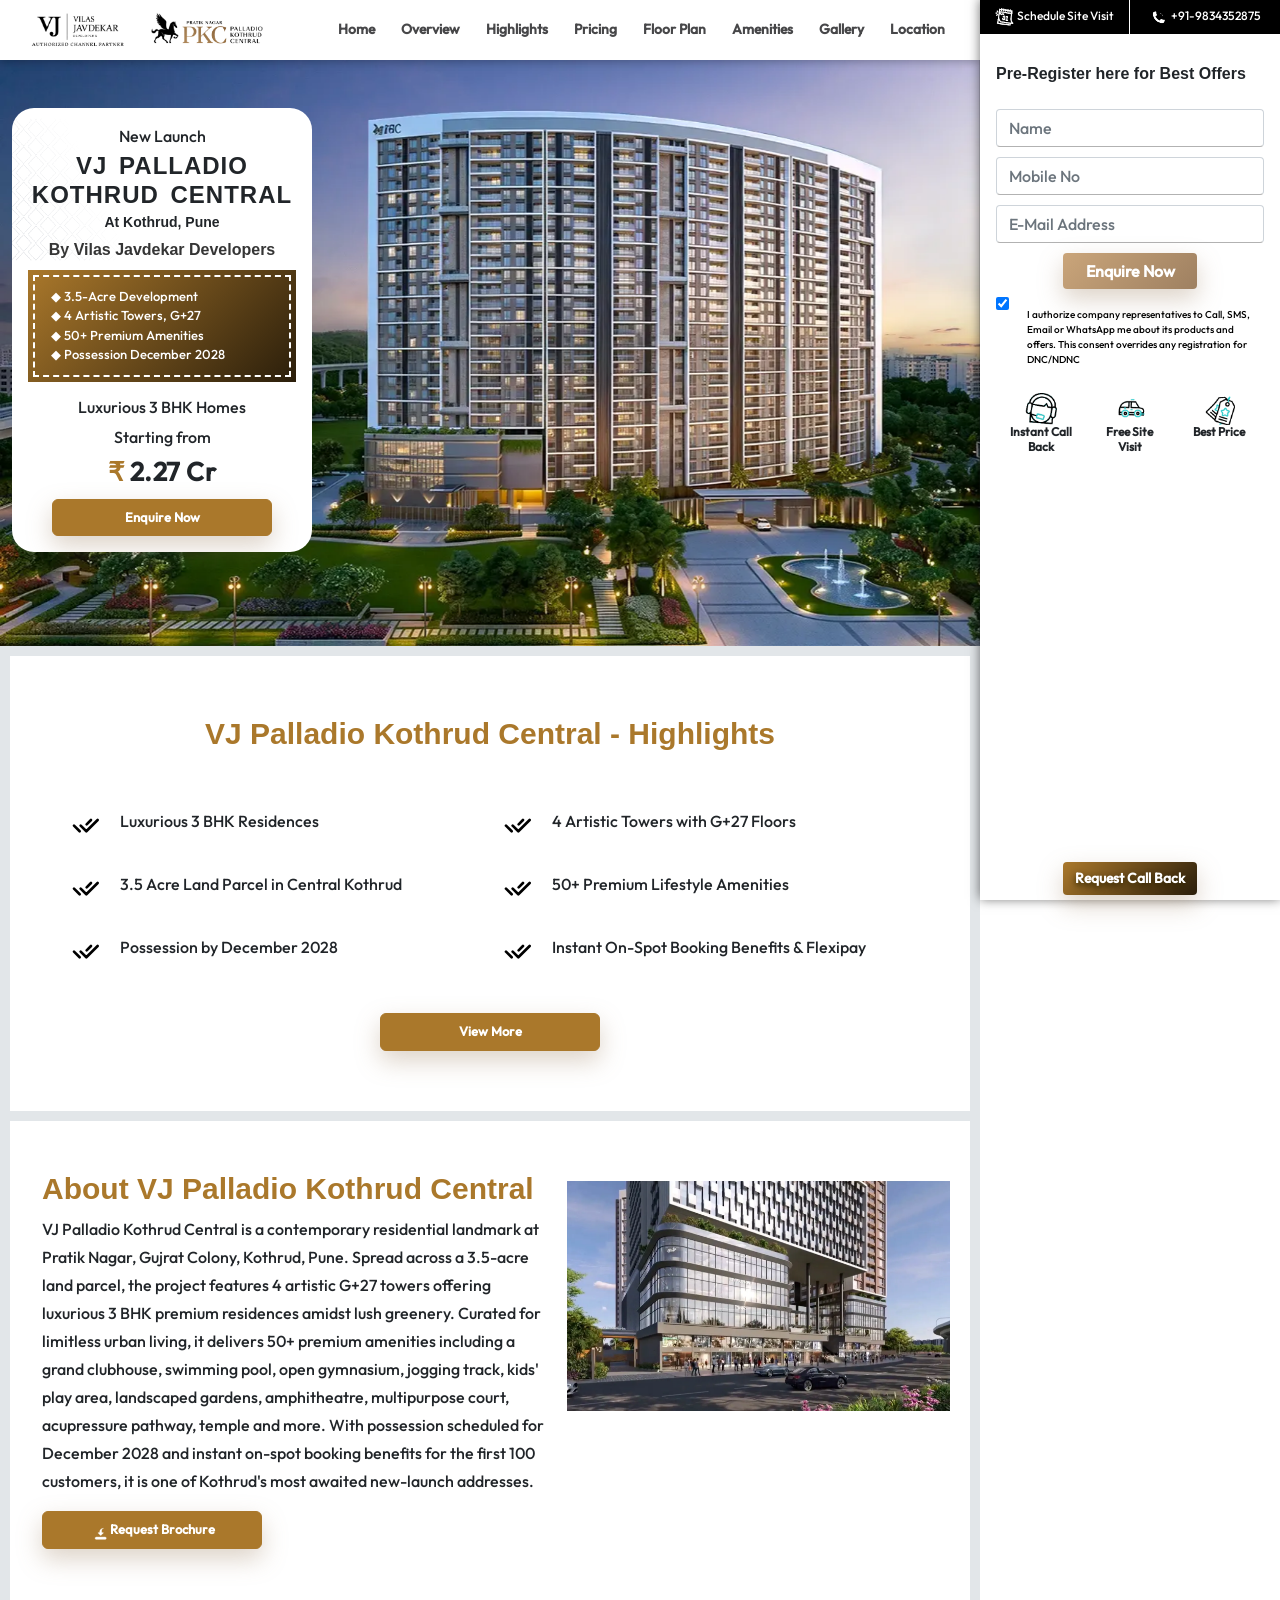
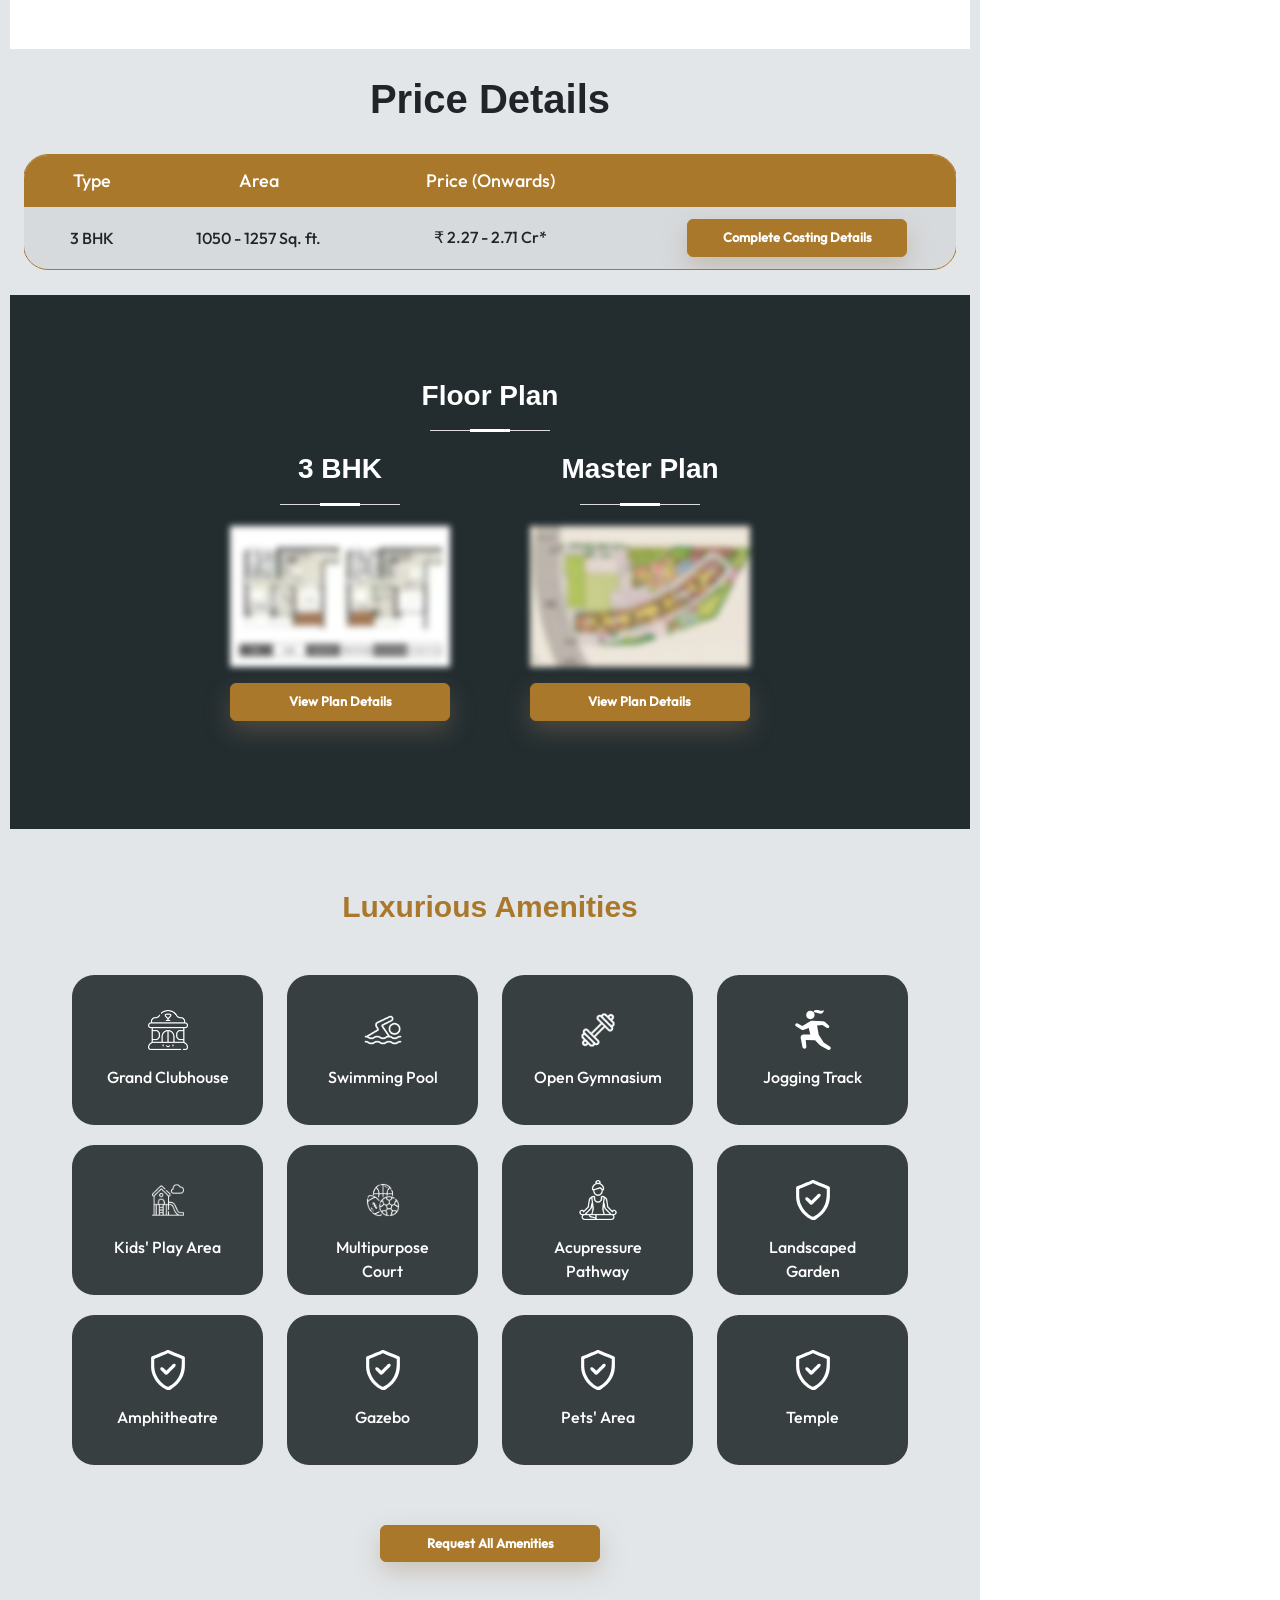
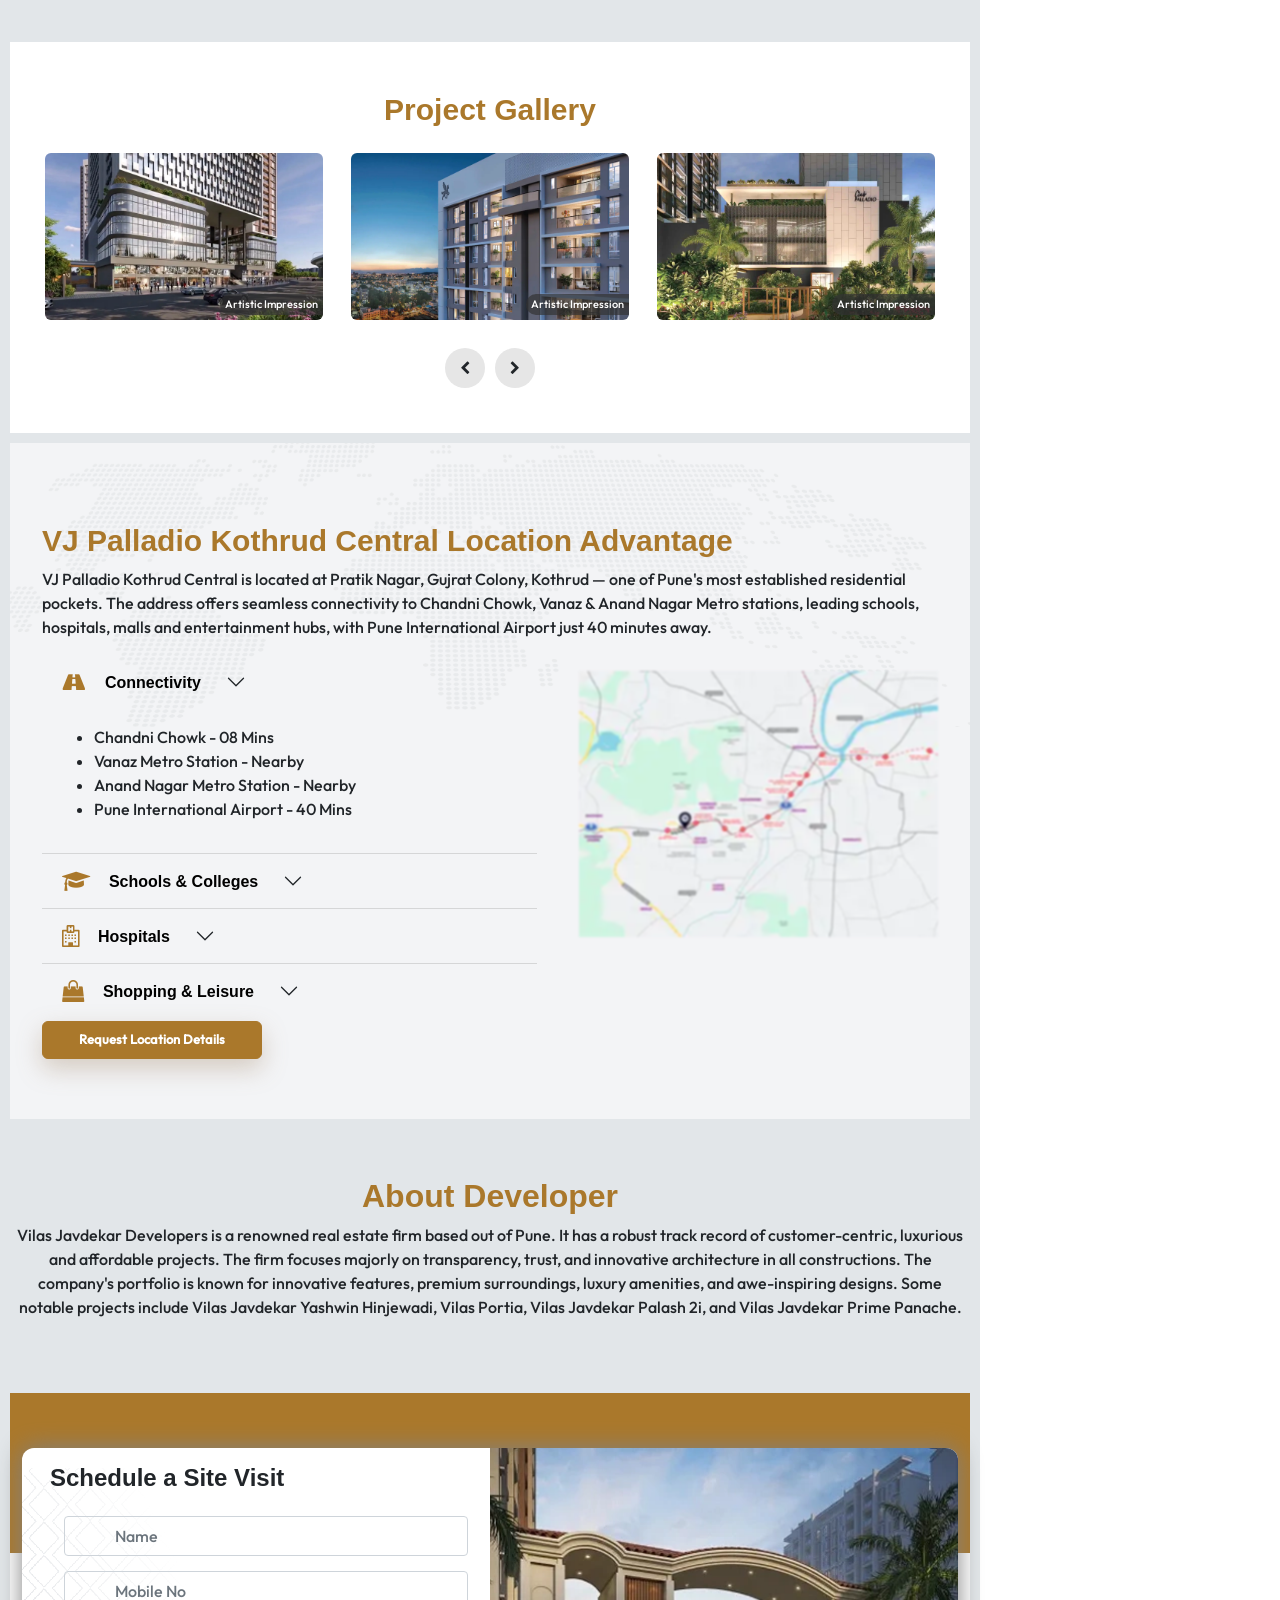
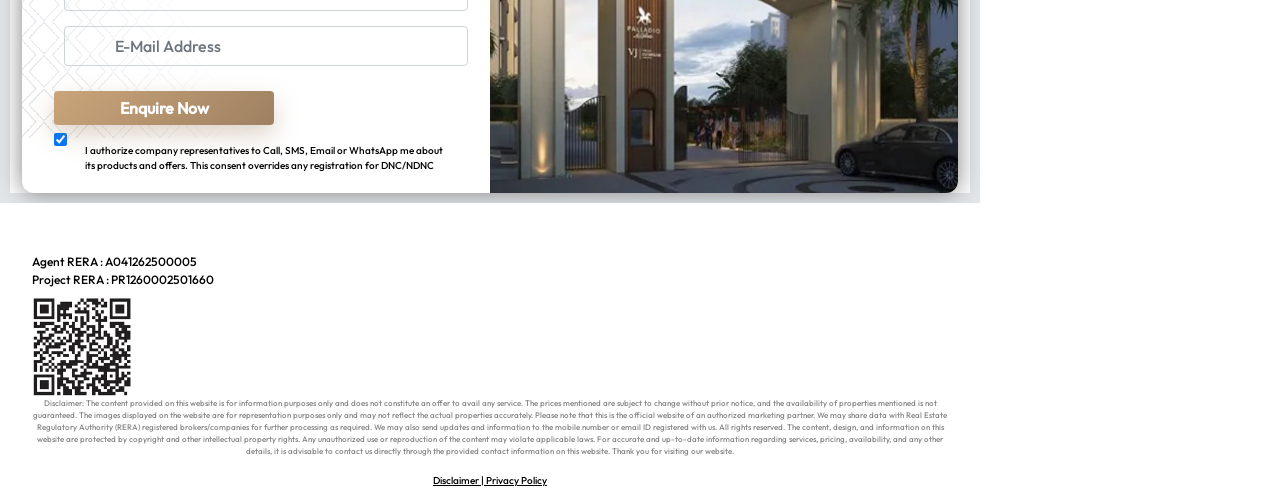
<file: vj-palladio-kothrud-central.html>
<!doctype html>
<html lang="en">

<head>
  <meta charset="utf-8" />
  <meta name="viewport" content="width=device-width, initial-scale=1, shrink-to-fit=no" />
  <title>VJ Palladio Kothrud Central | 3 BHK Premium Apartments in Kothrud, Pune</title>
  <meta name="description" content="VJ Palladio Kothrud Central by Vilas Javdekar offers premium 3 BHK apartments across 4 towers on 3.5 acres at Kothrud, Pune. 50+ amenities, G+27 floors, possession Dec 2028. MAHARERA: PR1260002501660.">
  <meta name="robots" content="index, follow" />

  <link rel="stylesheet" href="css/laviento/bootstrap.min.css" />
  <link rel="stylesheet" href="css/laviento/all.min.css" />
  <link rel="stylesheet" href="css/laviento/slick-theme.css" />
  <link rel="stylesheet" href="css/laviento/slick.css" />
  <link rel="stylesheet" href="css/laviento/slick-lightbox.css" />
  <link rel="stylesheet" href="css/laviento/gallery.css" />
  <link href="css/laviento/style.css" rel="stylesheet" />
  <link href="css/laviento/theme.css" rel="stylesheet" />
  <link rel="stylesheet" href="https://maxcdn.bootstrapcdn.com/font-awesome/4.7.0/css/font-awesome.min.css" />
  <link rel="stylesheet" href="css/laviento/magnific-popup.css" />

  <link rel="shortcut icon" href="images/kothrud-central/qr.webp" type="image/x-icon">
  <link rel="preload" as="image" href="images/kothrud-central/banner/banner1-sm.webp" />

  <style>
    .form-group { overflow: unset; }
    .d-view { display: block; }
    .m-view { display: none; }
    .footer-enquiryBtn { display: none; }
    .animattext { animation: 2s infinite text-high; }
    @keyframes text-high { 50% { transform: scale(1.1); } }
    @media (max-width: 767px) {
      .d-view { display: none; }
      .m-view { display: block; }
      .footer-enquiryBtn { display: block; }
    }
    /* layout safety overrides */
    body { padding-top: 0; }
    .form_inner .form-control { margin-bottom: 10px; }
    .checkbox-section { display: flex; align-items: flex-start; gap: 8px; font-size: 11px; margin-top: 8px; }
    .checkbox-section p { margin: 0; }
    footer .scan_code { display: block; margin-top: 8px; }
    @media (max-width: 991px) {
      .footer-enquiryBtn {
        position: fixed; bottom: 0; left: 0; right: 0;
        display: flex; justify-content: space-around;
        background: #fff; border-top: 1px solid #ddd;
        padding: 8px 6px; z-index: 1000; gap: 6px;
      }
      .footer-enquiryBtn a { flex: 1; text-align: center; padding: 10px 4px; color: #fff; text-decoration: none; font-weight: 600; font-size: 14px; background: #b5882e; border-radius: 4px; }
      .footer-enquiryBtn a:hover { background: #9a7126; color: #fff; }
      body { padding-bottom: 60px; }
    }
  </style>
<!-- Google Tag Manager -->
<script>(function(w,d,s,l,i){w[l]=w[l]||[];w[l].push({'gtm.start':
new Date().getTime(),event:'gtm.js'});var f=d.getElementsByTagName(s)[0],
j=d.createElement(s),dl=l!='dataLayer'?'&l='+l:'';j.async=true;j.src=
'https://www.googletagmanager.com/gtm.js?id='+i+dl;f.parentNode.insertBefore(j,f);
})(window,document,'script','dataLayer','GTM-PLGBW6B9');</script>
<!-- End Google Tag Manager -->
</head>

<body class="tvs-green">
<!-- Google Tag Manager (noscript) -->
<noscript><iframe src="https://www.googletagmanager.com/ns.html?id=GTM-PLGBW6B9"
height="0" width="0" style="display:none;visibility:hidden"></iframe></noscript>
<!-- End Google Tag Manager (noscript) -->

  <nav class="navbar navbar-expand-lg navbar-light fixed-top">
    <div class="container-fluid">
      <a class="navbar-brand" href="#"><img src="images/kothrud-central/logo.png" class="img-fluid" alt="Vilas Javdekar · VJ Palladio Kothrud Central" width="310" height="50" style="height:auto;max-height:50px;width:auto;" loading="lazy" /></a>
      <div class="d-flex">
        <button class="navbar-toggler" type="button" data-bs-toggle="collapse" data-bs-target="#navbarNav" aria-controls="navbarNav">
          <span class="navbar-toggler-icon"></span>
        </button>
      </div>
      <div class="collapse navbar-collapse justify-content-end" id="navbarNav">
        <ul class="navbar-nav align-items-center">
          <li class="nav-item"><a class="nav-link" href="#top-section">Home</a></li>
          <li class="nav-item"><a class="nav-link" href="#overview">Overview</a></li>
          <li class="nav-item"><a class="nav-link" href="#highlights">Highlights</a></li>
          <li class="nav-item"><a class="nav-link" href="#pricing">Pricing</a></li>
          <li class="nav-item"><a class="nav-link" href="#floor-plan">Floor Plan</a></li>
          <li class="nav-item"><a class="nav-link" href="#amenities">Amenities</a></li>
          <li class="nav-item"><a class="nav-link ml-3" href="#gallery">Gallery</a></li>
          <li class="nav-item"><a class="nav-link" href="#connectivity">Location</a></li>
        </ul>
      </div>
    </div>
  </nav>

  <div class="main-container d-flex">
    <main class="left-section">
      <div class="page-wrapper">

        <section id="top-section">
          <div class="container-fuild">
            <div id="banner-carousel" class="carousel slide d-block" data-bs-ride="carousel">
              <div class="carousel-inner">
                <div class="carousel-item active">
                  <img src="images/kothrud-central/banner/banner1.webp" alt="VJ Palladio Kothrud Central" width="100%" height="100%" class="d_sm_none" fetchpriority="high" />
                  <img src="images/kothrud-central/banner/banner1-sm.webp" alt="VJ Palladio Kothrud Central" width="100%" height="100%" class="d_sm_block" fetchpriority="high" />
                </div>
              </div>
            </div>
            <div class="project-details">
              <p class="text-center mb-1 projectState">New Launch</p>
              <h1 class="text-center mb-1" style="font-weight: 600; text-transform: uppercase">VJ Palladio Kothrud Central</h1>
              <h3 class="text-center ms-0">At Kothrud, Pune</h3>
              <h6 class="text-center mb-2" style="color: #353535">By Vilas Javdekar Developers</h6>
              <div class="offerBox animatedtext">
                <div class="innerBox text-start px-3">
                  <p class="mb-0">◆ 3.5-Acre Development</p>
                  <p class="mb-0">◆ 4 Artistic Towers, G+27</p>
                  <p class="mb-0">◆ 50+ Premium Amenities</p>
                  <p class="mb-0">◆ Possession December 2028</p>
                </div>
              </div>
              <p class="offer-info-text text-center mb-0">Luxurious 3 BHK Homes <br />Starting from</p>
              <div class="price-text">
                <span class="color-imp">₹ </span><span class="price-sub-text">2.27 Cr </span>
              </div>
              <button type="button" class="newbtn-style enquiryNowBtn custom-btn btn details-btn btn-hover btn-block mx-auto"
                data-bs-target="#enquire-modal" data-bs-toggle="modal" data-bs-whatever="Express Your Interest">
                Enquire Now
              </button>
            </div>
          </div>
        </section>

        <div class="mob-form d-sm-block d-md-none d-lg-none d-none">
          <div class="call-back-section text-center pt-3 pb-3" style="border-bottom: 1px solid #ddd">
            <h3 class="mb-0">Pre-Register here for Best Offers</h3>
          </div>
          <div class="form-section p-4">
            <div class="row">
              <form action="send.php" method="post" class="form_inner">
                <input type="hidden" name="project" value="VJ Palladio Kothrud Central">
                <input type="hidden" name="source" value="mobile_register">
                <input type="hidden" name="page_url" class="js-page-url">
                <input type="text" name="name" class="form-control" placeholder="Name" required />
                <input type="tel" name="phone" class="form-control" placeholder="Mobile No" pattern="[0-9]{10,13}" required />
                <input type="email" name="email" class="form-control" placeholder="E-Mail Address" />
                <button type="submit" class="newbtn-style btn btn-warning enquire-btn effetMoveGradient effectScale btn1">Enquire Now</button>
                <div class="checkbox-section">
                  <input type="checkbox" checked />
                  <p>I authorize company representatives to Call, SMS, Email or WhatsApp me about its products and offers. This consent overrides any registration for DNC/NDNC</p>
                </div>
              </form>
            </div>
          </div>
        </div>

        <section id="highlights">
          <div class="container p-0">
            <h1 class="text-center color-imp pb-5">VJ Palladio Kothrud Central - Highlights</h1>
            <div class="row">
              <div class="col-xl-6 col-lg-6 col-sm-12 mb-3">
                <div class="highlightData">
                  <div class="iconBox"><img src="images/la-viento/highlight/check.svg" width="32" height="32" loading="lazy" alt="" /></div>
                  <p>Luxurious 3 BHK Residences</p>
                </div>
              </div>
              <div class="col-xl-6 col-lg-6 col-sm-12 mb-3">
                <div class="highlightData">
                  <div class="iconBox"><img src="images/la-viento/highlight/check.svg" width="32" height="32" loading="lazy" alt="" /></div>
                  <p>4 Artistic Towers with G+27 Floors</p>
                </div>
              </div>
              <div class="col-xl-6 col-lg-6 col-sm-12 mb-3">
                <div class="highlightData">
                  <div class="iconBox"><img src="images/la-viento/highlight/check.svg" width="32" height="32" loading="lazy" alt="" /></div>
                  <p>3.5 Acre Land Parcel in Central Kothrud</p>
                </div>
              </div>
              <div class="col-xl-6 col-lg-6 col-sm-12 mb-3">
                <div class="highlightData">
                  <div class="iconBox"><img src="images/la-viento/highlight/check.svg" width="32" height="32" loading="lazy" alt="" /></div>
                  <p>50+ Premium Lifestyle Amenities</p>
                </div>
              </div>
              <div class="col-xl-6 col-lg-6 col-sm-12 mb-3">
                <div class="highlightData">
                  <div class="iconBox"><img src="images/la-viento/highlight/check.svg" width="32" height="32" loading="lazy" alt="" /></div>
                  <p>Possession by December 2028</p>
                </div>
              </div>
              <div class="col-xl-6 col-lg-6 col-sm-12 mb-3">
                <div class="highlightData">
                  <div class="iconBox"><img src="images/la-viento/highlight/check.svg" width="32" height="32" loading="lazy" alt="" /></div>
                  <p>Instant On-Spot Booking Benefits &amp; Flexipay</p>
                </div>
              </div>
              <div class="mt-3 d-flex justify-content-center">
                <button type="button" class="newbtn-style btn amenities-btn text-white enquiryBtn1 custom-btn"
                  data-bs-target="#enquire-modal" data-bs-toggle="modal" data-bs-whatever="Express Your Interest">View More</button>
              </div>
            </div>
          </div>
        </section>

        <section id="overview">
          <div class="container">
            <div class="row">
              <div class="col-xl-7 col-lg-7 col-sm-12">
                <div class="overview-data">
                  <h1>About VJ Palladio Kothrud Central</h1>
                  <p class="overview-info">
                    VJ Palladio Kothrud Central is a contemporary residential landmark at Pratik Nagar, Gujrat Colony, Kothrud, Pune. Spread across a 3.5-acre land parcel, the project features 4 artistic G+27 towers offering luxurious 3 BHK premium residences amidst lush greenery. Curated for limitless urban living, it delivers 50+ premium amenities including a grand clubhouse, swimming pool, open gymnasium, jogging track, kids' play area, landscaped gardens, amphitheatre, multipurpose court, acupressure pathway, temple and more. With possession scheduled for December 2028 and instant on-spot booking benefits for the first 100 customers, it is one of Kothrud's most awaited new-launch addresses.
                  </p>
                  <button type="button" class="newbtn-style download-brochure custom-btn btn-block"
                    data-bs-target="#enquire-modal" data-bs-toggle="modal" data-bs-whatever="Request Brochure">
                    <img src="images/la-viento/icons/brouchre.png" class="fa-download" width="13" height="13" loading="lazy" alt="" />
                    Request Brochure
                  </button>
                </div>
              </div>
              <div class="col-xl-5 col-lg-5 col-sm-12 text-center ps-0 pe-0">
                <img src="images/kothrud-central/overview.webp" width="550" height="413" alt="VJ Palladio Kothrud Central" class="img-fluid" loading="lazy" />
              </div>
            </div>
          </div>
        </section>

        <section class="project-bg-light" id="pricing">
          <div class="pg-container sec-pd sec-price">
            <div class="row gx-md-5 mx-0">
              <div class="col-12">
                <h1 class="text-clr-primary mt-3 sec-title text-center">Price Details</h1>
                <div class="table-responsive">
                  <table class="table table-borderless table-striped table-pricing text-center">
                    <thead>
                      <tr>
                        <th scope="col">Type</th>
                        <th scope="col">Area</th>
                        <th scope="col">Price (Onwards)</th>
                        <th scope="col"></th>
                      </tr>
                    </thead>
                    <tbody>
                      <tr>
                        <td class="price">3 BHK</td>
                        <td>1050 - 1257 Sq. ft.</td>
                        <td class="price"><span style="font-family: sans-serif">₹</span> 2.27 - 2.71 Cr*</td>
                        <td>
                          <a href="javascript:void(0);" class="newbtn-style btn text-white my-1 enquiryBtn1 pricing-btn-1 custom-btn"
                            data-bs-target="#enquire-modal" data-bs-toggle="modal" data-bs-whatever="Request Complete Costing Details">Complete Costing Details</a>
                        </td>
                      </tr>
                    </tbody>
                  </table>
                </div>
              </div>
            </div>
          </div>
        </section>

        <section class="section-bg about" id="floor-plan" style="background-color: #232d30">
          <div class="container">
            <div class="row justify-content-center">
              <div class="section-title mt-4">
                <h2 class="text-center">Floor Plan</h2>
                <div class="row justify-content-center">
                  <div class="col-md-4 layout-plan text-center mb-5">
                    <div class="section-title"><h2>3 BHK</h2></div>
                    <img src="images/kothrud-central/floor-plan/3bhk.webp" alt="VJ Palladio Kothrud Central 3 BHK Floor Plan" class="img-fluid" width="333" height="268" loading="lazy"
                      style="cursor: pointer; filter: blur(3px)" data-bs-target="#enquire-modal" data-bs-toggle="modal" data-bs-whatever="Request 3 BHK Floor Plan" />
                    <div class="text-center d-flex mx-auto justify-content-center mt-3">
                      <button type="button" class="newbtn-style btn amenities-btn text-white enquiryBtn1 custom-btn"
                        data-bs-target="#enquire-modal" data-bs-toggle="modal" data-bs-whatever="Express Your Interest">View Plan Details</button>
                    </div>
                  </div>
                  <div class="col-md-4 layout-plan text-center mb-5">
                    <div class="section-title"><h2>Master Plan</h2></div>
                    <img src="images/kothrud-central/floor-plan/master-plan.webp" alt="VJ Palladio Kothrud Central Master Plan" class="img-fluid" width="333" height="268" loading="lazy"
                      style="cursor: pointer; filter: blur(3px);" data-bs-target="#enquire-modal" data-bs-toggle="modal" data-bs-whatever="Request Master Plan" />
                    <div class="text-center d-flex mx-auto justify-content-center mt-3">
                      <button type="button" class="newbtn-style btn amenities-btn text-white enquiryBtn1 custom-btn"
                        data-bs-target="#enquire-modal" data-bs-toggle="modal" data-bs-whatever="Express Your Interest">View Plan Details</button>
                    </div>
                  </div>
                </div>
              </div>
            </div>
          </div>
        </section>

        <section id="amenities">
          <div class="container">
            <h1 class="text-center color-imp">Luxurious Amenities</h1>
            <div class="row mt-50">
              <div class="col-lx-3 col-lg-3 col-sm-6">
                <div class="amenities-data">
                  <img class="fa img-fluid" src="images/la-viento/amenities/Clubhouse.svg" alt="Grand Clubhouse" width="40" height="40" loading="lazy" />
                  <p>Grand Clubhouse</p>
                </div>
              </div>
              <div class="col-lx-3 col-lg-3 col-sm-6">
                <div class="amenities-data">
                  <img class="fa img-fluid" src="images/la-viento/amenities/swimming.png" alt="Swimming Pool" width="40" height="40" loading="lazy" />
                  <p>Swimming Pool</p>
                </div>
              </div>
              <div class="col-lx-3 col-lg-3 col-sm-6">
                <div class="amenities-data">
                  <img class="fa img-fluid" src="images/la-viento/amenities/Gymnasium.svg" alt="Open Gymnasium" width="40" height="40" loading="lazy" />
                  <p>Open Gymnasium</p>
                </div>
              </div>
              <div class="col-lx-3 col-lg-3 col-sm-6">
                <div class="amenities-data">
                  <img class="fa img-fluid" src="images/la-viento/amenities/jogging.svg" alt="Jogging Track" width="40" height="40" loading="lazy" />
                  <p>Jogging Track</p>
                </div>
              </div>
            </div>
            <div class="row amenities-row">
              <div class="col-lx-3 col-lg-3 col-sm-6">
                <div class="amenities-data">
                  <img class="fa img-fluid" src="images/la-viento/amenities/Children-Play-Area.svg" alt="Kids' Play Area" width="40" height="40" loading="lazy" />
                  <p>Kids' Play Area</p>
                </div>
              </div>
              <div class="col-lx-3 col-lg-3 col-sm-6">
                <div class="amenities-data">
                  <img class="fa img-fluid" src="images/la-viento/amenities/Multi-Purpose-Court.svg" alt="Multipurpose Court" width="40" height="40" loading="lazy" />
                  <p>Multipurpose Court</p>
                </div>
              </div>
              <div class="col-lx-3 col-lg-3 col-sm-6">
                <div class="amenities-data">
                  <img class="fa img-fluid" src="images/la-viento/amenities/yoga.png" alt="Acupressure Pathway" width="40" height="40" loading="lazy" />
                  <p>Acupressure Pathway</p>
                </div>
              </div>
              <div class="col-lx-3 col-lg-3 col-sm-6">
                <div class="amenities-data">
                  <img class="fa img-fluid" src="images/la-viento/amenities/verified.svg" alt="Landscaped Garden" width="40" height="40" loading="lazy" />
                  <p>Landscaped Garden</p>
                </div>
              </div>
            </div>
            <div class="row amenities-row">
              <div class="col-lx-3 col-lg-3 col-sm-6">
                <div class="amenities-data">
                  <img class="fa img-fluid" src="images/la-viento/amenities/verified.svg" alt="Amphitheatre" width="40" height="40" loading="lazy" />
                  <p>Amphitheatre</p>
                </div>
              </div>
              <div class="col-lx-3 col-lg-3 col-sm-6">
                <div class="amenities-data">
                  <img class="fa img-fluid" src="images/la-viento/amenities/verified.svg" alt="Gazebo" width="40" height="40" loading="lazy" />
                  <p>Gazebo</p>
                </div>
              </div>
              <div class="col-lx-3 col-lg-3 col-sm-6">
                <div class="amenities-data">
                  <img class="fa img-fluid" src="images/la-viento/amenities/verified.svg" alt="Pets' Area" width="40" height="40" loading="lazy" />
                  <p>Pets' Area</p>
                </div>
              </div>
              <div class="col-lx-3 col-lg-3 col-sm-6">
                <div class="amenities-data">
                  <img class="fa img-fluid" src="images/la-viento/amenities/verified.svg" alt="Temple" width="40" height="40" loading="lazy" />
                  <p>Temple</p>
                </div>
              </div>
            </div>
            <button type="button" class="newbtn-style btn amenities-btn text-white enquiryBtn1 custom-btn"
              data-bs-target="#enquire-modal" data-bs-toggle="modal" data-bs-whatever="Express Your Interest">Request All Amenities</button>
          </div>
        </section>

        <section id="gallery">
          <div class="container wow fadeInUp">
            <h1 class="text-center color-imp">Project Gallery</h1>
            <div class="content-gallery">
              <div class="gallery js-gallery">
                <div class="gallery-item"><div class="gallery-img-holder js-gallery-popup"><img src="images/kothrud-central/gallery/g1.webp" alt="VJ Palladio Kothrud Central" class="gallery-img" loading="lazy" /></div></div>
                <div class="gallery-item"><div class="gallery-img-holder js-gallery-popup"><img src="images/kothrud-central/gallery/g2.webp" alt="VJ Palladio Kothrud Central" class="gallery-img" loading="lazy" /></div></div>
                <div class="gallery-item"><div class="gallery-img-holder js-gallery-popup"><img src="images/kothrud-central/gallery/g3.webp" alt="VJ Palladio Kothrud Central" class="gallery-img" loading="lazy" /></div></div>
                <div class="gallery-item"><div class="gallery-img-holder js-gallery-popup"><img src="images/kothrud-central/gallery/g4.webp" alt="VJ Palladio Kothrud Central" class="gallery-img" loading="lazy" /></div></div>
              </div>
            </div>
          </div>
        </section>

        <section id="connectivity">
          <div class="container">
            <h2 class="text-left color-imp">VJ Palladio Kothrud Central Location Advantage</h2>
            <p>VJ Palladio Kothrud Central is located at Pratik Nagar, Gujrat Colony, Kothrud — one of Pune's most established residential pockets. The address offers seamless connectivity to Chandni Chowk, Vanaz &amp; Anand Nagar Metro stations, leading schools, hospitals, malls and entertainment hubs, with Pune International Airport just 40 minutes away.</p>
            <div class="row pt-30 mb-5">
              <div class="col-xl-7 col-lg-7 col-sm-12 text-dark amenities-info">
                <div class="accordion accordion-flush">
                  <div class="accordion-item accordion-data">
                    <h2 class="accordion-header">
                      <button class="accordion-button collapsed" type="button" data-bs-toggle="collapse" data-bs-target="#Connectivity">
                        <i class="fa fa-solid fa-road"></i>&nbsp; Connectivity
                      </button>
                    </h2>
                    <div id="Connectivity" class="accordion-collapse collapse show">
                      <div class="accordion-body">
                        <ul>
                          <li>Chandni Chowk - 08 Mins</li>
                          <li>Vanaz Metro Station - Nearby</li>
                          <li>Anand Nagar Metro Station - Nearby</li>
                          <li>Pune International Airport - 40 Mins</li>
                        </ul>
                      </div>
                    </div>
                  </div>
                  <div class="accordion-item accordion-data">
                    <h2 class="accordion-header">
                      <button class="accordion-button collapsed" type="button" data-bs-toggle="collapse" data-bs-target="#Schools">
                        <i class="fa fa-solid fa-graduation-cap"></i>&nbsp; Schools &amp; Colleges
                      </button>
                    </h2>
                    <div id="Schools" class="accordion-collapse collapse">
                      <div class="accordion-body">
                        <ul>
                          <li>Paranjpe School</li>
                          <li>Bal Shikshan Mandir</li>
                          <li>SNDT College</li>
                        </ul>
                      </div>
                    </div>
                  </div>
                  <div class="accordion-item accordion-data">
                    <h2 class="accordion-header">
                      <button class="accordion-button collapsed" type="button" data-bs-toggle="collapse" data-bs-target="#Hospitals">
                        <i class="fa fa-solid fa-hospital"></i>&nbsp; Hospitals
                      </button>
                    </h2>
                    <div id="Hospitals" class="accordion-collapse collapse">
                      <div class="accordion-body">
                        <ul>
                          <li>Sahyadri Hospital</li>
                          <li>Krishna Hospital</li>
                        </ul>
                      </div>
                    </div>
                  </div>
                  <div class="accordion-item accordion-data">
                    <h2 class="accordion-header">
                      <button class="accordion-button collapsed" type="button" data-bs-toggle="collapse" data-bs-target="#Shopping">
                        <i class="fa fa-solid fa-bag-shopping"></i>&nbsp; Shopping &amp; Leisure
                      </button>
                    </h2>
                    <div id="Shopping" class="accordion-collapse collapse">
                      <div class="accordion-body">
                        <ul>
                          <li>The Pavilion Mall</li>
                          <li>D-Mart</li>
                          <li>Deccan Gymkhana</li>
                          <li>Thorat Udyan</li>
                          <li>Yashwantrao Chavan Natyagruha</li>
                        </ul>
                      </div>
                    </div>
                  </div>
                </div>
              </div>
              <div class="col-xl-5 col-lg-5 col-sm-11 text-dark mt-3 amenities-img">
                <img src="images/kothrud-central/location-map.webp" class="img-fluid" width="526" height="256" loading="lazy"
                  style="cursor: pointer; filter: blur(1px)" alt="VJ Palladio Kothrud Central" data-bs-target="#enquire-modal" data-bs-toggle="modal" data-bs-whatever="Request Location Details" />
              </div>
            </div>
            <button type="button" class="newbtn-style btn location-btn text-white enquiryBtn1 custom-btn"
              data-bs-target="#enquire-modal" data-bs-toggle="modal" data-bs-whatever="Request Location Details">Request Location Details</button>
          </div>
        </section>

        <section>
          <div class="about-developer py-5">
            <div class="container text-center">
              <h2 class="text-left color-imp">About Developer</h2>
              <p>Vilas Javdekar Developers is a renowned real estate firm based out of Pune. It has a robust track record of customer-centric, luxurious and affordable projects. The firm focuses majorly on transparency, trust, and innovative architecture in all constructions. The company's portfolio is known for innovative features, premium surroundings, luxury amenities, and awe-inspiring designs. Some notable projects include Vilas Javdekar Yashwin Hinjewadi, Vilas Portia, Vilas Javdekar Palash 2i, and Vilas Javdekar Prime Panache.</p>
            </div>
          </div>
        </section>

        <section id="contact">
          <div class="container-fluid full-width"></div>
          <div class="container">
            <div class="contact-inner">
              <div class="container contact-data">
                <div class="row">
                  <div class="col-lx-6 col-lg-6 col-sm-12 image-carousel1 ps-0 pe-0">
                    <div class="contact-video">
                      <img src="images/la-viento/builder-img.webp" width="100" height="342" class="img-fluid" loading="lazy" alt="VJ Palladio Kothrud Central" />
                    </div>
                  </div>
                  <div class="col-lx-6 col-lg-6 col-sm-12 form-data">
                    <h2 class="text-left ms-3 mt-3" style="font-size: 24px">Schedule a Site Visit</h2>
                    <div class="form">
                      <div class="row">
                        <form action="send.php" method="post" class="form_inner">
                          <input type="hidden" name="project" value="VJ Palladio Kothrud Central">
                          <input type="hidden" name="source" value="site_visit">
                          <input type="hidden" name="page_url" class="js-page-url">
                          <input type="text" name="name" class="form-control" placeholder="Name" required />
                          <input type="tel" name="phone" class="form-control" placeholder="Mobile No" pattern="[0-9]{10,13}" required />
                          <input type="email" name="email" class="form-control" placeholder="E-Mail Address" />
                                    <button type="submit" class="newbtn-style btn btn-warning enquire-btn effetMoveGradient effectScale">Enquire Now</button>
                          <div class="checkbox-section">
                            <input type="checkbox" checked />
                            <p>I authorize company representatives to Call, SMS, Email or WhatsApp me about its products and offers. This consent overrides any registration for DNC/NDNC</p>
                          </div>
                        </form>
                      </div>
                    </div>
                  </div>
                  <div class="col-lx-6 col-lg-6 col-sm-12 ps-0 pe-0 image-carousel m-0">
                    <div class="contact-video">
                      <img src="images/la-viento/builder-img.webp" width="648" height="342" class="img-fluid" loading="lazy" alt="VJ Palladio Kothrud Central" />
                    </div>
                  </div>
                </div>
              </div>
            </div>
          </div>
        </section>

        <footer>
          <div class="container">
            <div style="text-decoration: none; color: #000; font-size: 12px; padding-top: 10px;">
              Agent RERA : A041262500005
              <br />
              Project RERA : PR1260002501660
              <div class="scan_code">
                <a href="images/kothrud-central/qr.webp" class="with-caption image-link" title="rera">
                  <img src="images/kothrud-central/qr.webp" style="width: 100px" width="100" height="100" loading="lazy" alt="RERA QR" />
                </a>
              </div>
            </div>
            <p id="disclaimer">
              Disclaimer: The content provided on this website is for information purposes only and does not constitute an offer to avail any service. The prices mentioned are subject to change without prior notice, and the availability of properties mentioned is not guaranteed. The images displayed on the website are for representation purposes only and may not reflect the actual properties accurately. Please note that this is the official website of an authorized marketing partner. We may share data with Real Estate Regulatory Authority (RERA) registered brokers/companies for further processing as required. We may also send updates and information to the mobile number or email ID registered with us. All rights reserved. The content, design, and information on this website are protected by copyright and other intellectual property rights. Any unauthorized use or reproduction of the content may violate applicable laws. For accurate and up-to-date information regarding services, pricing, availability, and any other details, it is advisable to contact us directly through the provided contact information on this website. Thank you for visiting our website.
            </p>
            <div class="elementor-widget-container text-center">
              <p>
                <a href="#" target="_blank" style="color: #000">Disclaimer | Privacy Policy</a>
              </p>
            </div>
          </div>
        </footer>

        <section>
          <div class="footer-enquiryBtn">
            <a class="monCall" id="mobPhone" href="tel:+919834352875"><em class="fa fa-phone"></em> Call</a>
            <a target="_blank" class="monCall whatsappBtn"
              href="https://api.whatsapp.com/send?phone=919834352875&amp;text=Hello,%20I%27m%20interested%20in%20VJ%20Palladio%20Kothrud%20Central%20at%20Kothrud,%20Pune."><i class="fa fa-brands fa-whatsapp"></i> WhatsApp</a>
            <a class="monCall" data-bs-target="#enquire-modal" data-bs-toggle="modal" data-bs-whatever="Enquire Now">Enquire Now</a>
          </div>
        </section>

      </div>
    </main>

    <section class="desktop-summary">
      <div class="og-block d-flex justify-content-between">
        <button class="btn" data-bs-target="#enquire-modal" data-bs-toggle="modal" data-bs-whatever="Book A Site Visit">
          <img src="images/la-viento/icons/Calendar.gif" alt="" width="20" loading="lazy" style="filter: invert(1) brightness(200);" /> Schedule Site Visit
        </button>
        <button class="btn">
          <a href="tel:+919834352875" style="color: #ffff; text-decoration: none">
            <img src="images/la-viento/icons/callus.gif" alt="" width="20" loading="lazy" style="filter: invert(1) brightness(200);" /> +91-9834352875
          </a>
        </button>
      </div>
      <div class="form-section p-3">
        <h2 class="pb-2">Pre-Register here for Best Offers</h2>
        <div class="row">
          <form action="send.php" method="post" class="form_inner">
            <input type="hidden" name="project" value="VJ Palladio Kothrud Central">
            <input type="hidden" name="source" value="desktop_summary">
            <input type="hidden" name="page_url" class="js-page-url">
            <input type="text" name="name" class="form-control" placeholder="Name" required />
            <input type="tel" name="phone" class="form-control" placeholder="Mobile No" pattern="[0-9]{10,13}" required />
            <input type="email" name="email" class="form-control" placeholder="E-Mail Address" />
            <button type="submit" class="newbtn-style btn btn-warning enquire-btn effetMoveGradient effectScale btn1">Enquire Now</button>
            <div class="checkbox-section">
              <input type="checkbox" checked />
              <p>I authorize company representatives to Call, SMS, Email or WhatsApp me about its products and offers. This consent overrides any registration for DNC/NDNC</p>
            </div>
          </form>
        </div>
        <h6 class="enqModal">
          <div class="row text-center justify-content-center icon-sec m-0">
            <div class="col-4">
              <img src="images/la-viento/icons/Instant-Call-Back.gif" width="32" loading="lazy" class="img-fluid" alt="" />
              <p class="mb-0">Instant Call Back</p>
            </div>
            <div class="col-4">
              <img src="images/la-viento/icons/Free-Site-Visit.gif" width="32" loading="lazy" class="img-fluid" alt="" />
              <p class="mb-0">Free Site Visit</p>
            </div>
            <div class="col-4">
              <img src="images/la-viento/icons/Best-Price.gif" width="32" loading="lazy" class="img-fluid" alt="Best Price" />
              <p class="mb-0">Best Price</p>
            </div>
          </div>
        </h6>
      </div>
      <div class="call-back-section text-center pt-2 pb-2">
        <button class="newbtn-style btn callBackBtn" data-bs-target="#enquire-modal" data-bs-toggle="modal" data-bs-whatever="Express Your Interest">Request Call Back</button>
      </div>
    </section>
  </div>

  <div class="modal enquire-modal" data-bs-dismissable="modal" id="enquire-modal">
    <div class="modal-dialog">
      <div class="modal-content">
        <div class="modal-header">
          <h4 class="modal-title text-center">Enquire Now</h4>
          <button type="button" class="btn btn-md close modal-close" data-bs-dismiss="modal" aria-label="Close">
            <span aria-hidden="true">×</span>
          </button>
        </div>
        <div class="modal-body">
          <div class="row">
            <h4 class="text-center">VJ Palladio Kothrud Central</h4>
            <form action="send.php" method="post" class="form_inner">
              <input type="hidden" name="project" value="VJ Palladio Kothrud Central">
              <input type="hidden" name="source" value="enquire_modal">
              <input type="hidden" name="page_url" class="js-page-url">
              <input type="text" name="name" class="form-control" placeholder="Name" required />
              <input type="tel" name="phone" class="form-control" placeholder="Mobile No" pattern="[0-9]{10,13}" required />
              <input type="email" name="email" class="form-control" placeholder="E-Mail Address" />
                <button type="submit" class="newbtn-style btn btn-warning enquire-btn effetMoveGradient effectScale">Enquire Now</button>
              <div class="checkbox-section">
                <input type="checkbox" checked />
                <p>I authorize company representatives to Call, SMS, Email or WhatsApp me about its products and offers. This consent overrides any registration for DNC/NDNC</p>
              </div>
            </form>
          </div>
        </div>
      </div>
    </div>
  </div>

  <script defer>
    (function () {
      if (window.matchMedia("(max-width: 425px)").matches) {
        Array.from(document.getElementsByClassName("d_sm_none")).forEach(function (item) { item.parentNode.removeChild(item); });
      } else {
        Array.from(document.getElementsByClassName("d_sm_block")).forEach(function (item) { item.parentNode.removeChild(item); });
      }
    })();
  </script>

  <script src="js/laviento/jquery.min.js"></script>
  <script src="js/laviento/popper.min.js"></script>
  <script src="js/laviento/bootstrap.min.js"></script>
  <script src="js/laviento/slick.min.js"></script>
  <script src="js/laviento/slick-lightbox.min.js"></script>
  <script src="js/laviento/jquery.magnific-popup.min.js"></script>
  <script>
    $(function () {
      $('.js-page-url').val(window.location.href);

      $('.js-gallery').slick({
        slidesToShow: 3,
        slidesToScroll: 1,
        dots: false,
        arrows: true,
        prevArrow: '<div class="gallery-arrow mod-prev"><i class="fa fa-chevron-left"></i></div>',
        nextArrow: '<div class="gallery-arrow mod-next"><i class="fa fa-chevron-right"></i></div>',
        responsive: [
          { breakpoint: 992, settings: { slidesToShow: 2 } },
          { breakpoint: 576, settings: { slidesToShow: 1 } }
        ]
      });

      $('.js-gallery').magnificPopup({
        delegate: '.js-gallery-popup',
        type: 'image',
        gallery: { enabled: true }
      });
    });
  </script>

</body>
</html>
</file>
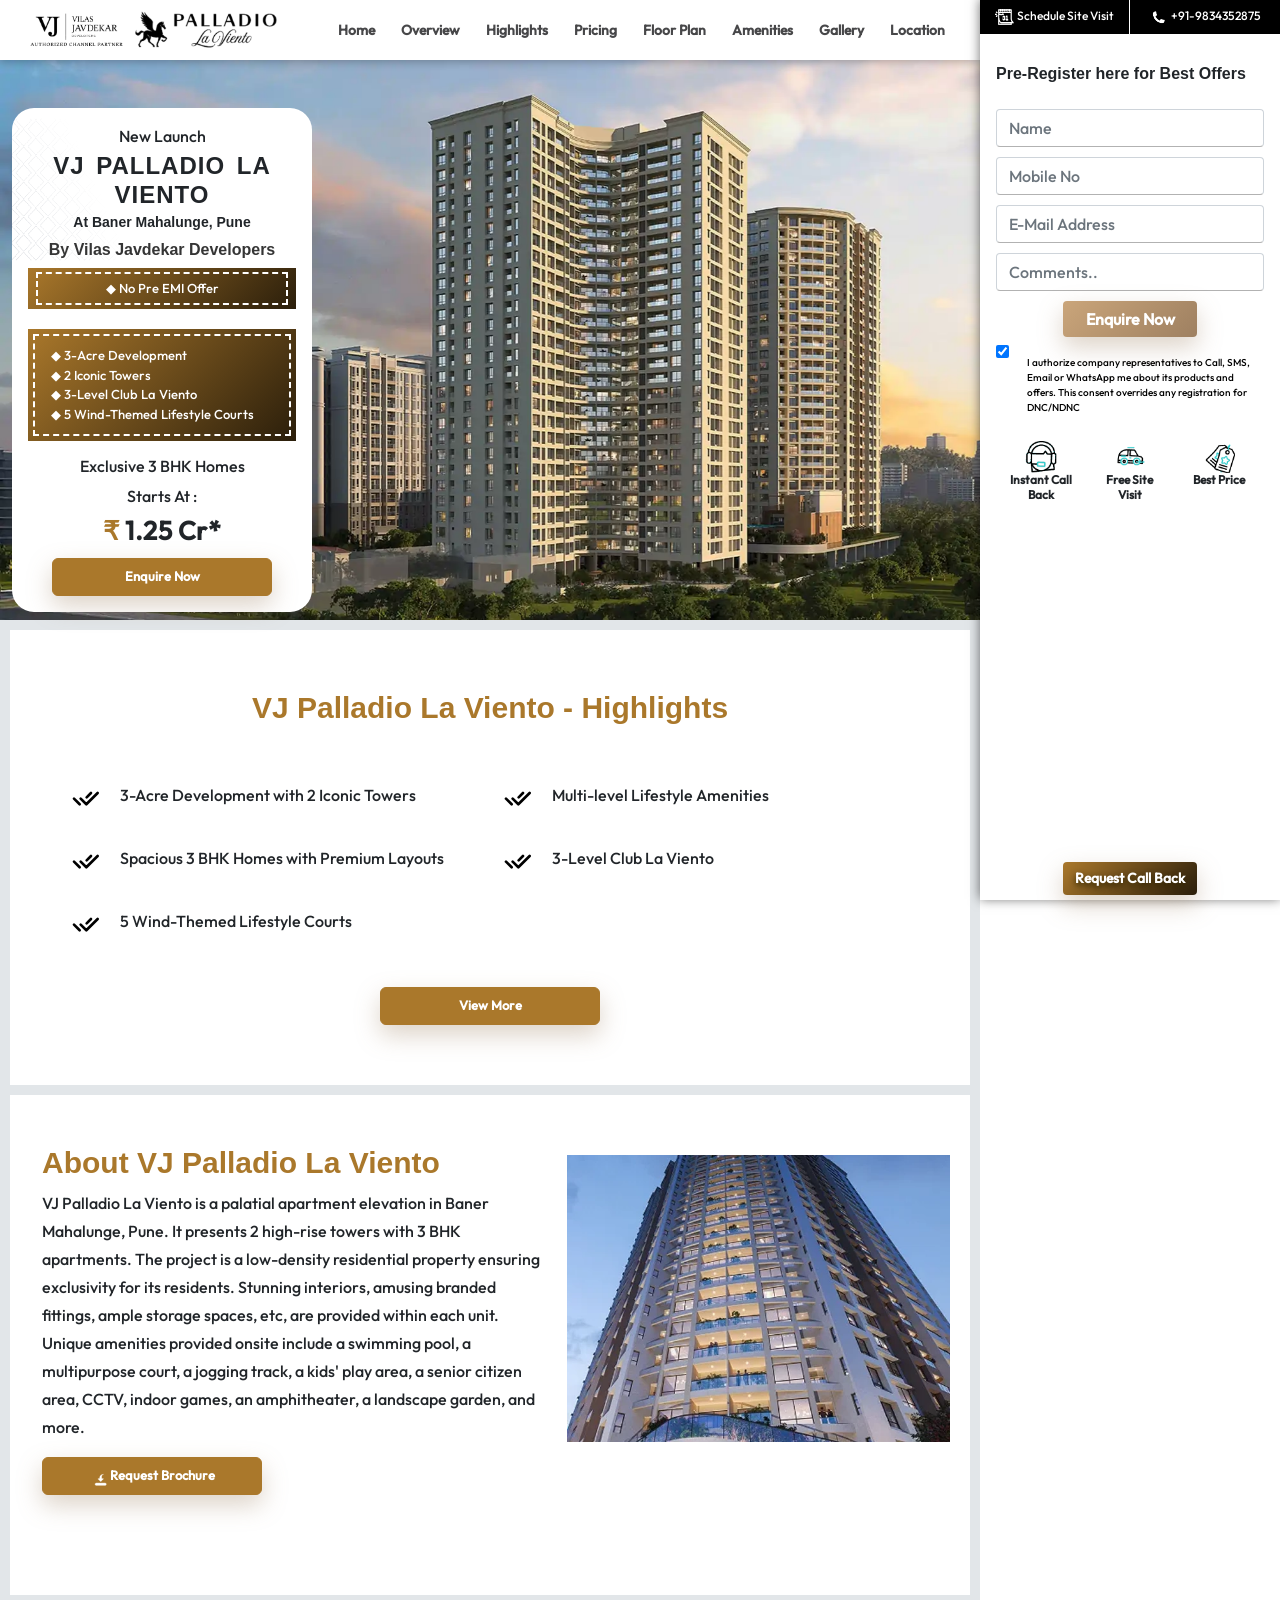
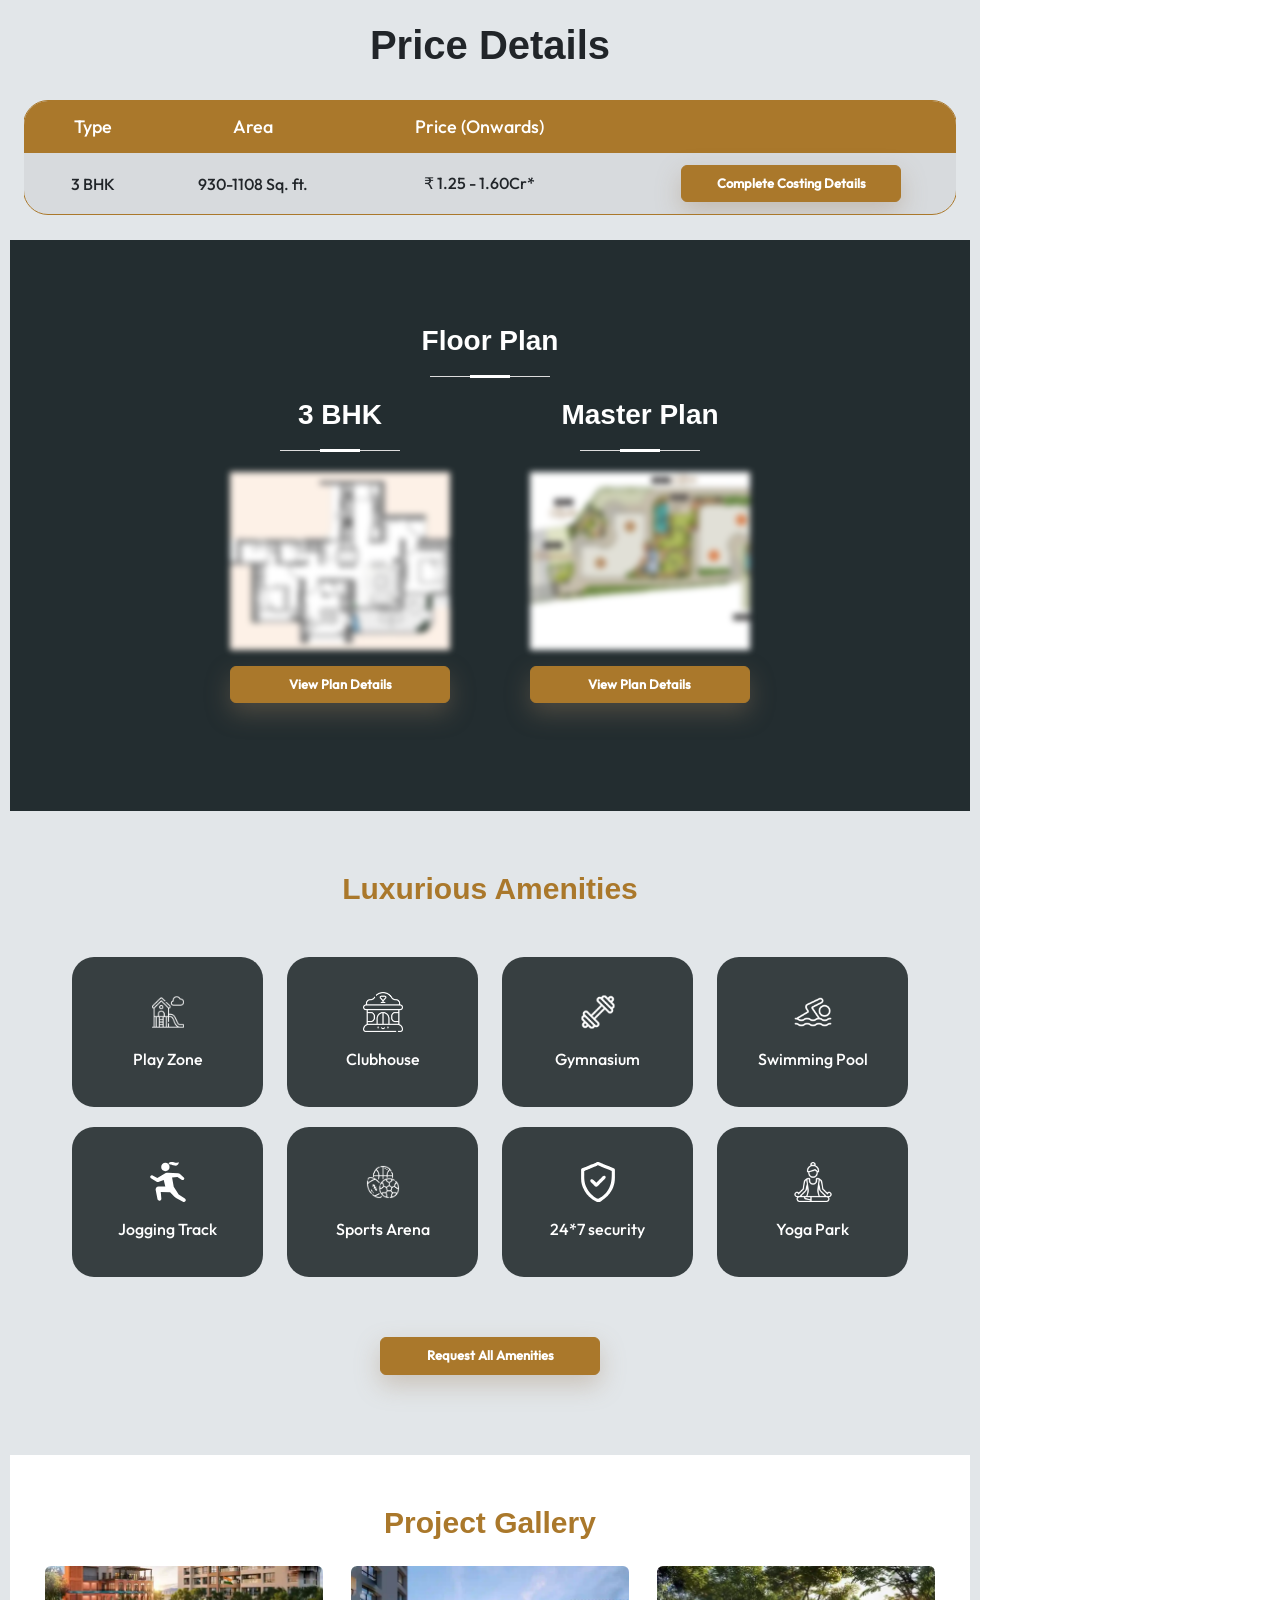
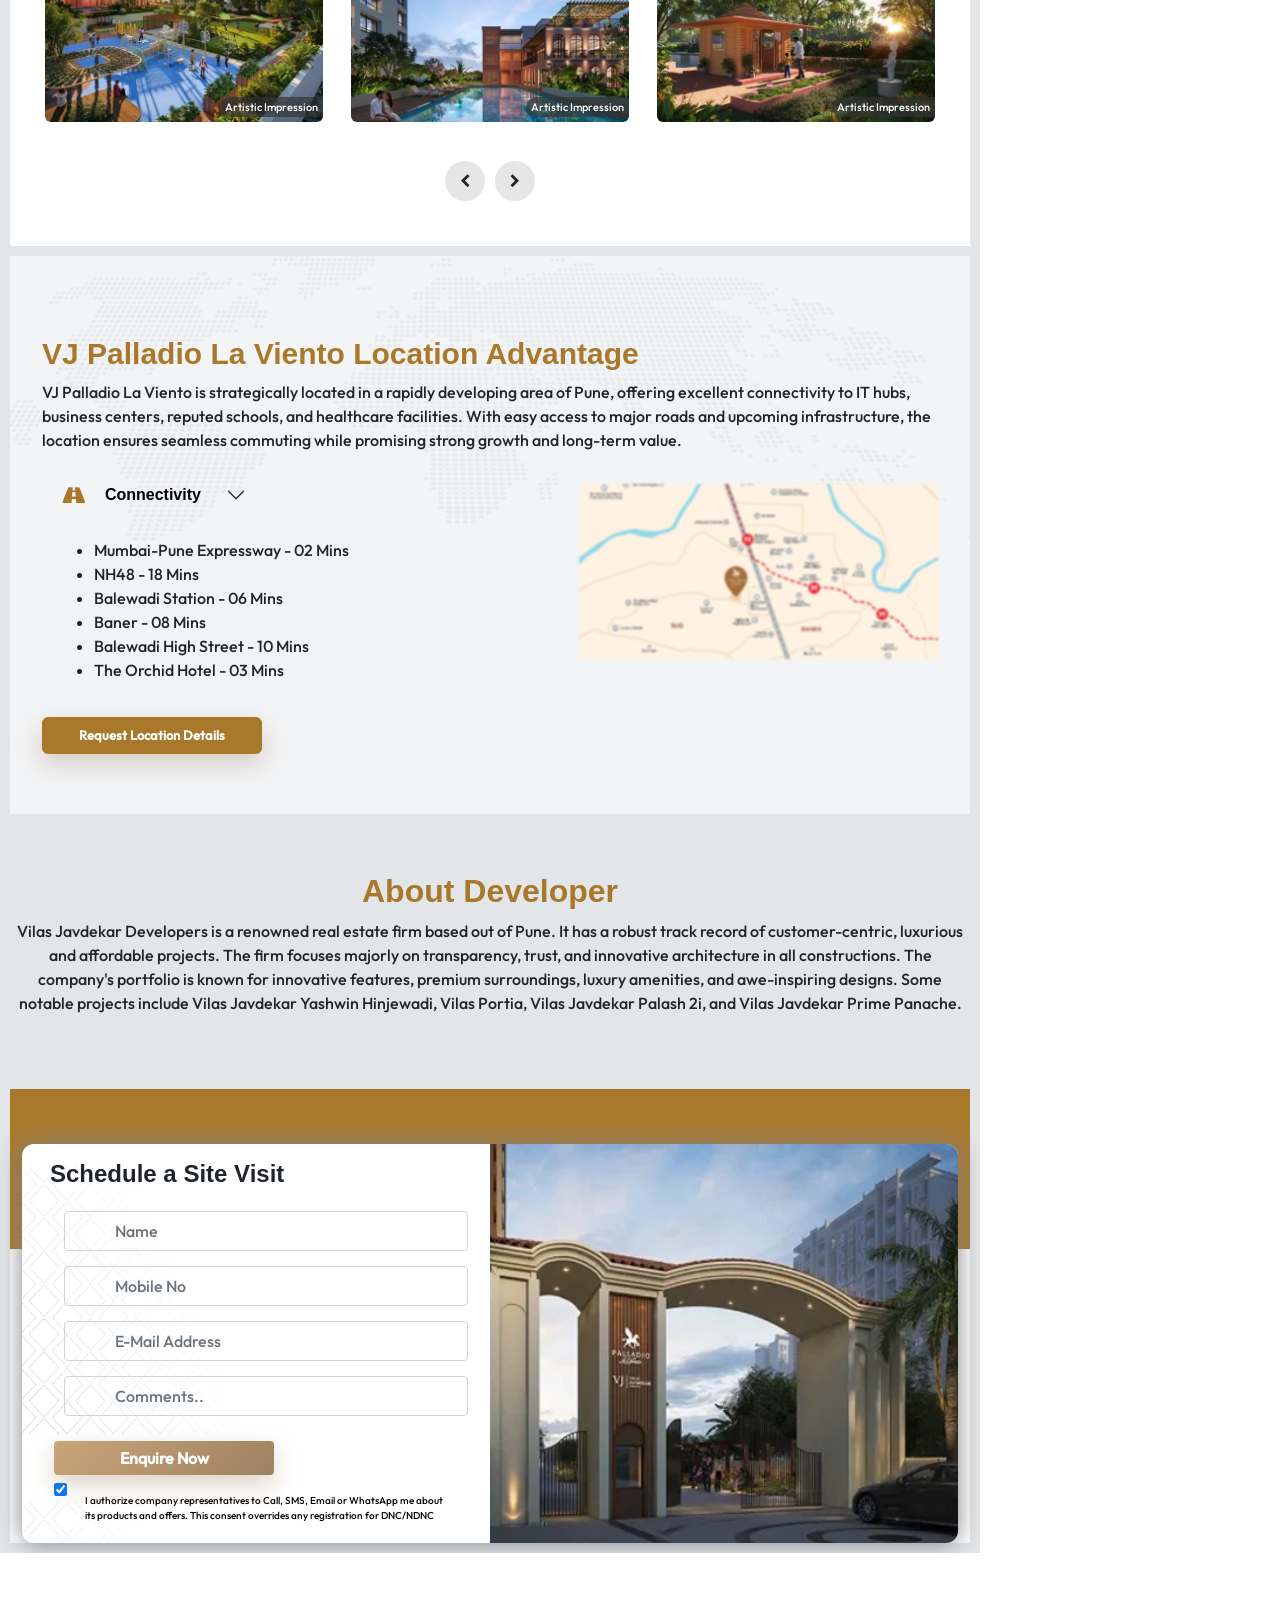
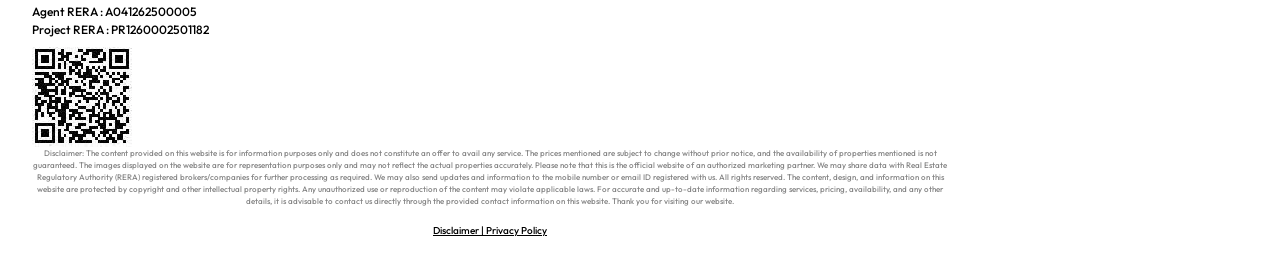
<file: vj-palladio-la-viento.html>
<!doctype html>
<html lang="en">

<head>
  <meta charset="utf-8" />
  <meta name="viewport" content="width=device-width, initial-scale=1, shrink-to-fit=no" />
  <title>VJ Palladio La Viento | Exclusive 3 BHK Homes | Baner Mahalunge, Pune</title>
  <meta name="description" content="VJ Palladio La Viento is a palatial apartment elevation in Baner Mahalunge, Pune. It presents 2 high-rise towers with 3 BHK apartments. The project is a low-density residential property ensuring exclusivity for its residents.">
  <meta name="robots" content="index, follow" />

  <link rel="stylesheet" href="css/laviento/bootstrap.min.css" />
  <link rel="stylesheet" href="css/laviento/all.min.css" />
  <link rel="stylesheet" href="css/laviento/slick-theme.css" />
  <link rel="stylesheet" href="css/laviento/slick.css" />
  <link rel="stylesheet" href="css/laviento/slick-lightbox.css" />
  <link rel="stylesheet" href="css/laviento/gallery.css" />
  <link href="css/laviento/style.css" rel="stylesheet" />
  <link href="css/laviento/theme.css" rel="stylesheet" />
  <link rel="stylesheet" href="https://maxcdn.bootstrapcdn.com/font-awesome/4.7.0/css/font-awesome.min.css" />
  <link rel="stylesheet" href="css/laviento/magnific-popup.css" />

  <link rel="shortcut icon" href="images/la-viento/qr.webp" type="image/x-icon">
  <link rel="preload" as="image" href="images/la-viento/banner/banner1-sm.webp" />

  <style>
    .form-group { overflow: unset; }
    .d-view { display: block; }
    .m-view { display: none; }
    .footer-enquiryBtn { display: none; }
    .animattext { animation: 2s infinite text-high; }
    @keyframes text-high { 50% { transform: scale(1.1); } }
    @media (max-width: 767px) {
      .d-view { display: none; }
      .m-view { display: block; }
      .footer-enquiryBtn { display: block; }
    }
    /* layout safety overrides */
    body { padding-top: 0; }
    .form_inner .form-control { margin-bottom: 10px; }
    .checkbox-section { display: flex; align-items: flex-start; gap: 8px; font-size: 11px; margin-top: 8px; }
    .checkbox-section p { margin: 0; }
    footer .scan_code { display: block; margin-top: 8px; }
    @media (max-width: 991px) {
      .footer-enquiryBtn {
        position: fixed; bottom: 0; left: 0; right: 0;
        display: flex; justify-content: space-around;
        background: #fff; border-top: 1px solid #ddd;
        padding: 8px 6px; z-index: 1000; gap: 6px;
      }
      .footer-enquiryBtn a { flex: 1; text-align: center; padding: 10px 4px; color: #fff; text-decoration: none; font-weight: 600; font-size: 14px; background: #b5882e; border-radius: 4px; }
      .footer-enquiryBtn a:hover { background: #9a7126; color: #fff; }
      body { padding-bottom: 60px; }
    }
  </style>
<!-- Google Tag Manager -->
<script>(function(w,d,s,l,i){w[l]=w[l]||[];w[l].push({'gtm.start':
new Date().getTime(),event:'gtm.js'});var f=d.getElementsByTagName(s)[0],
j=d.createElement(s),dl=l!='dataLayer'?'&l='+l:'';j.async=true;j.src=
'https://www.googletagmanager.com/gtm.js?id='+i+dl;f.parentNode.insertBefore(j,f);
})(window,document,'script','dataLayer','GTM-PLGBW6B9');</script>
<!-- End Google Tag Manager -->
</head>

<body class="tvs-green">
<!-- Google Tag Manager (noscript) -->
<noscript><iframe src="https://www.googletagmanager.com/ns.html?id=GTM-PLGBW6B9"
height="0" width="0" style="display:none;visibility:hidden"></iframe></noscript>
<!-- End Google Tag Manager (noscript) -->

  <nav class="navbar navbar-expand-lg navbar-light fixed-top">
    <div class="container-fluid">
      <a class="navbar-brand" href="#"><img src="images/la-viento/vilas-javedkar-logo.png" class="img-fluid" alt="VJ Palladio La Viento" width="270" height="43" loading="lazy" /></a>
      <div class="d-flex">
        <button class="navbar-toggler" type="button" data-bs-toggle="collapse" data-bs-target="#navbarNav" aria-controls="navbarNav">
          <span class="navbar-toggler-icon"></span>
        </button>
      </div>
      <div class="collapse navbar-collapse justify-content-end" id="navbarNav">
        <ul class="navbar-nav align-items-center">
          <li class="nav-item"><a class="nav-link" href="#top-section">Home</a></li>
          <li class="nav-item"><a class="nav-link" href="#overview">Overview</a></li>
          <li class="nav-item"><a class="nav-link" href="#highlights">Highlights</a></li>
          <li class="nav-item"><a class="nav-link" href="#pricing">Pricing</a></li>
          <li class="nav-item"><a class="nav-link" href="#floor-plan">Floor Plan</a></li>
          <li class="nav-item"><a class="nav-link" href="#amenities">Amenities</a></li>
          <li class="nav-item"><a class="nav-link ml-3" href="#gallery">Gallery</a></li>
          <li class="nav-item"><a class="nav-link" href="#connectivity">Location</a></li>
        </ul>
      </div>
    </div>
  </nav>

  <div class="main-container d-flex">
    <main class="left-section">
      <div class="page-wrapper">

        <section id="top-section">
          <div class="container-fuild">
            <div id="banner-carousel" class="carousel slide d-block" data-bs-ride="carousel">
              <div class="carousel-inner">
                <div class="carousel-item active">
                  <img src="images/la-viento/banner/banner1.webp" alt="VJ Palladio La Viento" width="100%" height="100%" class="d_sm_none" fetchpriority="high" />
                  <img src="images/la-viento/banner/banner1-sm.webp" alt="VJ Palladio La Viento" width="100%" height="100%" class="d_sm_block" fetchpriority="high" />
                </div>
              </div>
            </div>
            <div class="project-details">
              <p class="text-center mb-1 projectState">New Launch</p>
              <h1 class="text-center mb-1" style="font-weight: 600; text-transform: uppercase">VJ Palladio La Viento</h1>
              <h3 class="text-center ms-0">At Baner Mahalunge, Pune</h3>
              <h6 class="text-center mb-2" style="color: #353535">By Vilas Javdekar Developers</h6>
              <div class="projectOffer bg_animation">
                <div style="border: 2px dashed #fff; padding: 5px 0px; font-size: 13px;">
                  <p class="mb-0 animattext">◆ No Pre EMI Offer</p>
                </div>
              </div>
              <div class="offerBox animatedtext">
                <div class="innerBox text-start px-3">
                  <p class="mb-0">◆ 3-Acre Development</p>
                  <p class="mb-0">◆ 2 Iconic Towers</p>
                  <p class="mb-0">◆ 3-Level Club La Viento</p>
                  <p class="mb-0">◆ 5 Wind-Themed Lifestyle Courts</p>
                </div>
              </div>
              <p class="offer-info-text text-center mb-0">Exclusive 3 BHK Homes <br />Starts At :</p>
              <div class="price-text">
                <span class="color-imp">₹ </span><span class="price-sub-text">1.25 Cr* </span>
              </div>
              <button type="button" class="newbtn-style enquiryNowBtn custom-btn btn details-btn btn-hover btn-block mx-auto"
                data-bs-target="#enquire-modal" data-bs-toggle="modal" data-bs-whatever="Express Your Interest">
                Enquire Now
              </button>
            </div>
          </div>
        </section>

        <div class="mob-form d-sm-block d-md-none d-lg-none d-none">
          <div class="call-back-section text-center pt-3 pb-3" style="border-bottom: 1px solid #ddd">
            <h3 class="mb-0">Pre-Register here for Best Offers</h3>
          </div>
          <div class="form-section p-4">
            <div class="row">
              <form action="send.php" method="post" class="form_inner">
                <input type="hidden" name="project" value="VJ Palladio La Viento">
                <input type="hidden" name="source" value="mobile_register">
                <input type="hidden" name="page_url" class="js-page-url">
                <input type="text" name="name" class="form-control" placeholder="Name" required />
                <input type="tel" name="phone" class="form-control" placeholder="Mobile No" pattern="[0-9]{10,13}" required />
                <input type="email" name="email" class="form-control" placeholder="E-Mail Address" />
                <input type="text" name="message" class="form-control" placeholder="Comments.." />
                <button type="submit" class="newbtn-style btn btn-warning enquire-btn effetMoveGradient effectScale btn1">Enquire Now</button>
                <div class="checkbox-section">
                  <input type="checkbox" checked />
                  <p>I authorize company representatives to Call, SMS, Email or WhatsApp me about its products and offers. This consent overrides any registration for DNC/NDNC</p>
                </div>
              </form>
            </div>
          </div>
        </div>

        <section id="highlights">
          <div class="container p-0">
            <h1 class="text-center color-imp pb-5">VJ Palladio La Viento - Highlights</h1>
            <div class="row">
              <div class="col-xl-6 col-lg-6 col-sm-12 mb-3">
                <div class="highlightData">
                  <div class="iconBox"><img src="images/la-viento/highlight/check.svg" width="32" height="32" loading="lazy" alt="" /></div>
                  <p>3-Acre Development with 2 Iconic Towers</p>
                </div>
              </div>
              <div class="col-xl-6 col-lg-6 col-sm-12 mb-3">
                <div class="highlightData">
                  <div class="iconBox"><img src="images/la-viento/highlight/check.svg" width="32" height="32" loading="lazy" alt="" /></div>
                  <p>Multi-level Lifestyle Amenities</p>
                </div>
              </div>
              <div class="col-xl-6 col-lg-6 col-sm-12 mb-3">
                <div class="highlightData">
                  <div class="iconBox"><img src="images/la-viento/highlight/check.svg" width="32" height="32" loading="lazy" alt="" /></div>
                  <p>Spacious 3 BHK Homes with Premium Layouts</p>
                </div>
              </div>
              <div class="col-xl-6 col-lg-6 col-sm-12 mb-3">
                <div class="highlightData">
                  <div class="iconBox"><img src="images/la-viento/highlight/check.svg" width="32" height="32" loading="lazy" alt="" /></div>
                  <p>3-Level Club La Viento</p>
                </div>
              </div>
              <div class="col-xl-6 col-lg-6 col-sm-12 mb-3">
                <div class="highlightData">
                  <div class="iconBox"><img src="images/la-viento/highlight/check.svg" width="32" height="32" loading="lazy" alt="" /></div>
                  <p>5 Wind-Themed Lifestyle Courts</p>
                </div>
              </div>
              <div class="mt-3 d-flex justify-content-center">
                <button type="button" class="newbtn-style btn amenities-btn text-white enquiryBtn1 custom-btn"
                  data-bs-target="#enquire-modal" data-bs-toggle="modal" data-bs-whatever="Express Your Interest">View More</button>
              </div>
            </div>
          </div>
        </section>

        <section id="overview">
          <div class="container">
            <div class="row">
              <div class="col-xl-7 col-lg-7 col-sm-12">
                <div class="overview-data">
                  <h1>About VJ Palladio La Viento</h1>
                  <p class="overview-info">
                    VJ Palladio La Viento is a palatial apartment elevation in Baner Mahalunge, Pune. It presents 2 high-rise towers with 3 BHK apartments. The project is a low-density residential property ensuring exclusivity for its residents. Stunning interiors, amusing branded fittings, ample storage spaces, etc, are provided within each unit. Unique amenities provided onsite include a swimming pool, a multipurpose court, a jogging track, a kids' play area, a senior citizen area, CCTV, indoor games, an amphitheater, a landscape garden, and more.
                  </p>
                  <button type="button" class="newbtn-style download-brochure custom-btn btn-block"
                    data-bs-target="#enquire-modal" data-bs-toggle="modal" data-bs-whatever="Request Brochure">
                    <img src="images/la-viento/icons/brouchre.png" class="fa-download" width="13" height="13" loading="lazy" alt="" />
                    Request Brochure
                  </button>
                </div>
              </div>
              <div class="col-xl-5 col-lg-5 col-sm-12 text-center ps-0 pe-0">
                <img src="images/la-viento/overview.webp" width="550" height="413" alt="VJ Palladio La Viento" class="img-fluid" loading="lazy" />
              </div>
            </div>
          </div>
        </section>

        <section class="project-bg-light" id="pricing">
          <div class="pg-container sec-pd sec-price">
            <div class="row gx-md-5 mx-0">
              <div class="col-12">
                <h1 class="text-clr-primary mt-3 sec-title text-center">Price Details</h1>
                <div class="table-responsive">
                  <table class="table table-borderless table-striped table-pricing text-center">
                    <thead>
                      <tr>
                        <th scope="col">Type</th>
                        <th scope="col">Area</th>
                        <th scope="col">Price (Onwards)</th>
                        <th scope="col"></th>
                      </tr>
                    </thead>
                    <tbody>
                      <tr>
                        <td class="price">3 BHK</td>
                        <td>930-1108 Sq. ft.</td>
                        <td class="price"><span style="font-family: sans-serif">₹</span> 1.25 - 1.60Cr*</td>
                        <td>
                          <a href="javascript:void(0);" class="newbtn-style btn text-white my-1 enquiryBtn1 pricing-btn-1 custom-btn"
                            data-bs-target="#enquire-modal" data-bs-toggle="modal" data-bs-whatever="Request Complete Costing Details">Complete Costing Details</a>
                        </td>
                      </tr>
                    </tbody>
                  </table>
                </div>
              </div>
            </div>
          </div>
        </section>

        <section class="section-bg about" id="floor-plan" style="background-color: #232d30">
          <div class="container">
            <div class="row justify-content-center">
              <div class="section-title mt-4">
                <h2 class="text-center">Floor Plan</h2>
                <div class="row justify-content-center">
                  <div class="col-md-4 layout-plan text-center mb-5">
                    <div class="section-title"><h2>3 BHK</h2></div>
                    <img src="images/la-viento/floor-plan/floor-paln.webp" alt="VJ Palladio La Viento" class="img-fluid" width="333" height="268" loading="lazy"
                      style="cursor: pointer; filter: blur(3px)" data-bs-target="#enquire-modal" data-bs-toggle="modal" data-bs-whatever="Request Floor Plan" />
                    <div class="text-center d-flex mx-auto justify-content-center mt-3">
                      <button type="button" class="newbtn-style btn amenities-btn text-white enquiryBtn1 custom-btn"
                        data-bs-target="#enquire-modal" data-bs-toggle="modal" data-bs-whatever="Express Your Interest">View Plan Details</button>
                    </div>
                  </div>
                  <div class="col-md-4 layout-plan text-center mb-5">
                    <div class="section-title"><h2>Master Plan</h2></div>
                    <img src="images/la-viento/floor-plan/master-plan.webp" alt="VJ Palladio La Viento" class="img-fluid" width="333" height="268" loading="lazy"
                      style="cursor: pointer; filter: blur(3px);" data-bs-target="#enquire-modal" data-bs-toggle="modal" data-bs-whatever="Request Master Plan" />
                    <div class="text-center d-flex mx-auto justify-content-center mt-3">
                      <button type="button" class="newbtn-style btn amenities-btn text-white enquiryBtn1 custom-btn"
                        data-bs-target="#enquire-modal" data-bs-toggle="modal" data-bs-whatever="Express Your Interest">View Plan Details</button>
                    </div>
                  </div>
                </div>
              </div>
            </div>
          </div>
        </section>

        <section id="amenities">
          <div class="container">
            <h1 class="text-center color-imp">Luxurious Amenities</h1>
            <div class="row mt-50">
              <div class="col-lx-3 col-lg-3 col-sm-6">
                <div class="amenities-data">
                  <img class="fa img-fluid" src="images/la-viento/amenities/Children-Play-Area.svg" alt="Play Zone" width="40" height="40" loading="lazy" />
                  <p>Play Zone</p>
                </div>
              </div>
              <div class="col-lx-3 col-lg-3 col-sm-6">
                <div class="amenities-data">
                  <img class="fa img-fluid" src="images/la-viento/amenities/Clubhouse.svg" alt="Clubhouse" width="40" height="40" loading="lazy" />
                  <p>Clubhouse</p>
                </div>
              </div>
              <div class="col-lx-3 col-lg-3 col-sm-6">
                <div class="amenities-data">
                  <img class="fa img-fluid" src="images/la-viento/amenities/Gymnasium.svg" alt="Gymnasium" width="40" height="40" loading="lazy" />
                  <p>Gymnasium</p>
                </div>
              </div>
              <div class="col-lx-3 col-lg-3 col-sm-6">
                <div class="amenities-data">
                  <img class="fa img-fluid" src="images/la-viento/amenities/swimming.png" alt="Swimming Pool" width="40" height="40" loading="lazy" />
                  <p>Swimming Pool</p>
                </div>
              </div>
            </div>
            <div class="row amenities-row">
              <div class="col-lx-3 col-lg-3 col-sm-6">
                <div class="amenities-data">
                  <img class="fa img-fluid" src="images/la-viento/amenities/jogging.svg" alt="Jogging Track" width="40" height="40" loading="lazy" />
                  <p>Jogging Track</p>
                </div>
              </div>
              <div class="col-lx-3 col-lg-3 col-sm-6">
                <div class="amenities-data">
                  <img class="fa img-fluid" src="images/la-viento/amenities/Multi-Purpose-Court.svg" alt="Sports Arena" width="40" height="40" loading="lazy" />
                  <p>Sports Arena</p>
                </div>
              </div>
              <div class="col-lx-3 col-lg-3 col-sm-6">
                <div class="amenities-data">
                  <img class="fa img-fluid" src="images/la-viento/amenities/verified.svg" alt="24*7 security" width="40" height="40" loading="lazy" />
                  <p>24*7 security</p>
                </div>
              </div>
              <div class="col-lx-3 col-lg-3 col-sm-6">
                <div class="amenities-data">
                  <img class="fa img-fluid" src="images/la-viento/amenities/yoga.png" alt="Yoga Park" width="40" height="40" loading="lazy" />
                  <p>Yoga Park</p>
                </div>
              </div>
            </div>
            <button type="button" class="newbtn-style btn amenities-btn text-white enquiryBtn1 custom-btn"
              data-bs-target="#enquire-modal" data-bs-toggle="modal" data-bs-whatever="Express Your Interest">Request All Amenities</button>
          </div>
        </section>

        <section id="gallery">
          <div class="container wow fadeInUp">
            <h1 class="text-center color-imp">Project Gallery</h1>
            <div class="content-gallery">
              <div class="gallery js-gallery">
                <div class="gallery-item"><div class="gallery-img-holder js-gallery-popup"><img src="images/la-viento/gallery/g1.webp" alt="VJ Palladio La Viento" class="gallery-img" loading="lazy" /></div></div>
                <div class="gallery-item"><div class="gallery-img-holder js-gallery-popup"><img src="images/la-viento/gallery/g2.webp" alt="VJ Palladio La Viento" class="gallery-img" loading="lazy" /></div></div>
                <div class="gallery-item"><div class="gallery-img-holder js-gallery-popup"><img src="images/la-viento/gallery/g3.webp" alt="VJ Palladio La Viento" class="gallery-img" loading="lazy" /></div></div>
                <div class="gallery-item"><div class="gallery-img-holder js-gallery-popup"><img src="images/la-viento/gallery/g4.webp" alt="VJ Palladio La Viento" class="gallery-img" loading="lazy" /></div></div>
                <div class="gallery-item"><div class="gallery-img-holder js-gallery-popup"><img src="images/la-viento/gallery/g5.webp" alt="VJ Palladio La Viento" class="gallery-img" loading="lazy" /></div></div>
              </div>
            </div>
          </div>
        </section>

        <section id="connectivity">
          <div class="container">
            <h2 class="text-left color-imp">VJ Palladio La Viento Location Advantage</h2>
            <p>VJ Palladio La Viento is strategically located in a rapidly developing area of Pune, offering excellent connectivity to IT hubs, business centers, reputed schools, and healthcare facilities. With easy access to major roads and upcoming infrastructure, the location ensures seamless commuting while promising strong growth and long-term value.</p>
            <div class="row pt-30 mb-5">
              <div class="col-xl-7 col-lg-7 col-sm-12 text-dark amenities-info">
                <div class="accordion accordion-flush">
                  <div class="accordion-item accordion-data">
                    <h2 class="accordion-header">
                      <button class="accordion-button collapsed" type="button" data-bs-toggle="collapse" data-bs-target="#Connectivity">
                        <i class="fa fa-solid fa-road"></i>&nbsp; Connectivity
                      </button>
                    </h2>
                    <div id="Connectivity" class="accordion-collapse collapse show">
                      <div class="accordion-body">
                        <ul>
                          <li>Mumbai-Pune Expressway - 02 Mins</li>
                          <li>NH48 - 18 Mins</li>
                          <li>Balewadi Station - 06 Mins</li>
                          <li>Baner - 08 Mins</li>
                          <li>Balewadi High Street - 10 Mins</li>
                          <li>The Orchid Hotel - 03 Mins</li>
                        </ul>
                      </div>
                    </div>
                  </div>
                </div>
              </div>
              <div class="col-xl-5 col-lg-5 col-sm-11 text-dark mt-3 amenities-img">
                <img src="images/la-viento/location-map.webp" class="img-fluid" width="526" height="256" loading="lazy"
                  style="cursor: pointer; filter: blur(1px)" alt="VJ Palladio La Viento" data-bs-target="#enquire-modal" data-bs-toggle="modal" data-bs-whatever="Request Location Details" />
              </div>
            </div>
            <button type="button" class="newbtn-style btn location-btn text-white enquiryBtn1 custom-btn"
              data-bs-target="#enquire-modal" data-bs-toggle="modal" data-bs-whatever="Request Location Details">Request Location Details</button>
          </div>
        </section>

        <section>
          <div class="about-developer py-5">
            <div class="container text-center">
              <h2 class="text-left color-imp">About Developer</h2>
              <p>Vilas Javdekar Developers is a renowned real estate firm based out of Pune. It has a robust track record of customer-centric, luxurious and affordable projects. The firm focuses majorly on transparency, trust, and innovative architecture in all constructions. The company's portfolio is known for innovative features, premium surroundings, luxury amenities, and awe-inspiring designs. Some notable projects include Vilas Javdekar Yashwin Hinjewadi, Vilas Portia, Vilas Javdekar Palash 2i, and Vilas Javdekar Prime Panache.</p>
            </div>
          </div>
        </section>

        <section id="contact">
          <div class="container-fluid full-width"></div>
          <div class="container">
            <div class="contact-inner">
              <div class="container contact-data">
                <div class="row">
                  <div class="col-lx-6 col-lg-6 col-sm-12 image-carousel1 ps-0 pe-0">
                    <div class="contact-video">
                      <img src="images/la-viento/builder-img.webp" width="100" height="342" class="img-fluid" loading="lazy" alt="VJ Palladio La Viento" />
                    </div>
                  </div>
                  <div class="col-lx-6 col-lg-6 col-sm-12 form-data">
                    <h2 class="text-left ms-3 mt-3" style="font-size: 24px">Schedule a Site Visit</h2>
                    <div class="form">
                      <div class="row">
                        <form action="send.php" method="post" class="form_inner">
                          <input type="hidden" name="project" value="VJ Palladio La Viento">
                          <input type="hidden" name="source" value="site_visit">
                          <input type="hidden" name="page_url" class="js-page-url">
                          <input type="text" name="name" class="form-control" placeholder="Name" required />
                          <input type="tel" name="phone" class="form-control" placeholder="Mobile No" pattern="[0-9]{10,13}" required />
                          <input type="email" name="email" class="form-control" placeholder="E-Mail Address" />
                          <input type="text" name="message" class="form-control" placeholder="Comments.." />
                          <button type="submit" class="newbtn-style btn btn-warning enquire-btn effetMoveGradient effectScale">Enquire Now</button>
                          <div class="checkbox-section">
                            <input type="checkbox" checked />
                            <p>I authorize company representatives to Call, SMS, Email or WhatsApp me about its products and offers. This consent overrides any registration for DNC/NDNC</p>
                          </div>
                        </form>
                      </div>
                    </div>
                  </div>
                  <div class="col-lx-6 col-lg-6 col-sm-12 ps-0 pe-0 image-carousel m-0">
                    <div class="contact-video">
                      <img src="images/la-viento/builder-img.webp" width="648" height="342" class="img-fluid" loading="lazy" alt="VJ Palladio La Viento" />
                    </div>
                  </div>
                </div>
              </div>
            </div>
          </div>
        </section>

        <footer>
          <div class="container">
            <div style="text-decoration: none; color: #000; font-size: 12px; padding-top: 10px;">
              Agent RERA : A041262500005
              <br />
              Project RERA : PR1260002501182
              <div class="scan_code">
                <a href="images/la-viento/qr.webp" class="with-caption image-link" title="rera">
                  <img src="images/la-viento/qr.webp" style="width: 100px" width="100" height="100" loading="lazy" alt="RERA QR" />
                </a>
              </div>
            </div>
            <p id="disclaimer">
              Disclaimer: The content provided on this website is for information purposes only and does not constitute an offer to avail any service. The prices mentioned are subject to change without prior notice, and the availability of properties mentioned is not guaranteed. The images displayed on the website are for representation purposes only and may not reflect the actual properties accurately. Please note that this is the official website of an authorized marketing partner. We may share data with Real Estate Regulatory Authority (RERA) registered brokers/companies for further processing as required. We may also send updates and information to the mobile number or email ID registered with us. All rights reserved. The content, design, and information on this website are protected by copyright and other intellectual property rights. Any unauthorized use or reproduction of the content may violate applicable laws. For accurate and up-to-date information regarding services, pricing, availability, and any other details, it is advisable to contact us directly through the provided contact information on this website. Thank you for visiting our website.
            </p>
            <div class="elementor-widget-container text-center">
              <p>
                <a href="#" target="_blank" style="color: #000">Disclaimer | Privacy Policy</a>
              </p>
            </div>
          </div>
        </footer>

        <section>
          <div class="footer-enquiryBtn">
            <a class="monCall" id="mobPhone" href="tel:+919834352875"><em class="fa fa-phone"></em> Call</a>
            <a target="_blank" class="monCall whatsappBtn"
              href="https://api.whatsapp.com/send?phone=919834352875&amp;text=Hello,%20I%27m%20interested%20in%20VJ%20Palladio%20La%20Viento%20at%20Baner%20Mahalunge,%20Pune."><i class="fa fa-brands fa-whatsapp"></i> WhatsApp</a>
            <a class="monCall" data-bs-target="#enquire-modal" data-bs-toggle="modal" data-bs-whatever="Enquire Now">Enquire Now</a>
          </div>
        </section>

      </div>
    </main>

    <section class="desktop-summary">
      <div class="og-block d-flex justify-content-between">
        <button class="btn" data-bs-target="#enquire-modal" data-bs-toggle="modal" data-bs-whatever="Book A Site Visit">
          <img src="images/la-viento/icons/Calendar.gif" alt="" width="20" loading="lazy" style="filter: invert(1) brightness(200);" /> Schedule Site Visit
        </button>
        <button class="btn">
          <a href="tel:+919834352875" style="color: #ffff; text-decoration: none">
            <img src="images/la-viento/icons/callus.gif" alt="" width="20" loading="lazy" style="filter: invert(1) brightness(200);" /> +91-9834352875
          </a>
        </button>
      </div>
      <div class="form-section p-3">
        <h2 class="pb-2">Pre-Register here for Best Offers</h2>
        <div class="row">
          <form action="send.php" method="post" class="form_inner">
            <input type="hidden" name="project" value="VJ Palladio La Viento">
            <input type="hidden" name="source" value="desktop_summary">
            <input type="hidden" name="page_url" class="js-page-url">
            <input type="text" name="name" class="form-control" placeholder="Name" required />
            <input type="tel" name="phone" class="form-control" placeholder="Mobile No" pattern="[0-9]{10,13}" required />
            <input type="email" name="email" class="form-control" placeholder="E-Mail Address" />
            <input type="text" name="message" class="form-control" placeholder="Comments.." />
            <button type="submit" class="newbtn-style btn btn-warning enquire-btn effetMoveGradient effectScale btn1">Enquire Now</button>
            <div class="checkbox-section">
              <input type="checkbox" checked />
              <p>I authorize company representatives to Call, SMS, Email or WhatsApp me about its products and offers. This consent overrides any registration for DNC/NDNC</p>
            </div>
          </form>
        </div>
        <h6 class="enqModal">
          <div class="row text-center justify-content-center icon-sec m-0">
            <div class="col-4">
              <img src="images/la-viento/icons/Instant-Call-Back.gif" width="32" loading="lazy" class="img-fluid" alt="" />
              <p class="mb-0">Instant Call Back</p>
            </div>
            <div class="col-4">
              <img src="images/la-viento/icons/Free-Site-Visit.gif" width="32" loading="lazy" class="img-fluid" alt="" />
              <p class="mb-0">Free Site Visit</p>
            </div>
            <div class="col-4">
              <img src="images/la-viento/icons/Best-Price.gif" width="32" loading="lazy" class="img-fluid" alt="Best Price" />
              <p class="mb-0">Best Price</p>
            </div>
          </div>
        </h6>
      </div>
      <div class="call-back-section text-center pt-2 pb-2">
        <button class="newbtn-style btn callBackBtn" data-bs-target="#enquire-modal" data-bs-toggle="modal" data-bs-whatever="Express Your Interest">Request Call Back</button>
      </div>
    </section>
  </div>

  <div class="modal enquire-modal" data-bs-dismissable="modal" id="enquire-modal">
    <div class="modal-dialog">
      <div class="modal-content">
        <div class="modal-header">
          <h4 class="modal-title text-center">Enquire Now</h4>
          <button type="button" class="btn btn-md close modal-close" data-bs-dismiss="modal" aria-label="Close">
            <span aria-hidden="true">×</span>
          </button>
        </div>
        <div class="modal-body">
          <div class="row">
            <h4 class="text-center">VJ Palladio La Viento</h4>
            <form action="send.php" method="post" class="form_inner">
              <input type="hidden" name="project" value="VJ Palladio La Viento">
              <input type="hidden" name="source" value="enquire_modal">
              <input type="hidden" name="page_url" class="js-page-url">
              <input type="text" name="name" class="form-control" placeholder="Name" required />
              <input type="tel" name="phone" class="form-control" placeholder="Mobile No" pattern="[0-9]{10,13}" required />
              <input type="email" name="email" class="form-control" placeholder="E-Mail Address" />
              <input type="text" name="message" class="form-control" placeholder="Comments.." />
              <button type="submit" class="newbtn-style btn btn-warning enquire-btn effetMoveGradient effectScale">Enquire Now</button>
              <div class="checkbox-section">
                <input type="checkbox" checked />
                <p>I authorize company representatives to Call, SMS, Email or WhatsApp me about its products and offers. This consent overrides any registration for DNC/NDNC</p>
              </div>
            </form>
          </div>
        </div>
      </div>
    </div>
  </div>

  <script defer>
    (function () {
      if (window.matchMedia("(max-width: 425px)").matches) {
        Array.from(document.getElementsByClassName("d_sm_none")).forEach(function (item) { item.parentNode.removeChild(item); });
      } else {
        Array.from(document.getElementsByClassName("d_sm_block")).forEach(function (item) { item.parentNode.removeChild(item); });
      }
    })();
  </script>

  <script src="js/laviento/jquery.min.js"></script>
  <script src="js/laviento/popper.min.js"></script>
  <script src="js/laviento/bootstrap.min.js"></script>
  <script src="js/laviento/slick.min.js"></script>
  <script src="js/laviento/slick-lightbox.min.js"></script>
  <script src="js/laviento/jquery.magnific-popup.min.js"></script>
  <script>
    $(function () {
      $('.js-page-url').val(window.location.href);

      $('.js-gallery').slick({
        slidesToShow: 3,
        slidesToScroll: 1,
        dots: false,
        arrows: true,
        prevArrow: '<div class="gallery-arrow mod-prev"><i class="fa fa-chevron-left"></i></div>',
        nextArrow: '<div class="gallery-arrow mod-next"><i class="fa fa-chevron-right"></i></div>',
        responsive: [
          { breakpoint: 992, settings: { slidesToShow: 2 } },
          { breakpoint: 576, settings: { slidesToShow: 1 } }
        ]
      });

      $('.js-gallery').magnificPopup({
        delegate: '.js-gallery-popup',
        type: 'image',
        gallery: { enabled: true }
      });
    });
  </script>

</body>
</html>
</file>
<file: css/laviento/gallery.css>
.content-gallery,
.gallery {
  position: relative;
  display: block;
  width: 100%
}

.content-gallery {
  margin: 0 0 50px
}

.content-title {
  display: block;
  margin-bottom: 40px;
  font-size: 25px;
  line-height: 27px
}

.slick-slider {
  margin: 0 -8px
}

.slick-slide {
  text-align: center;
  margin-right: 8px;
  margin-left: 8px
}

.gallery {
  height: 180px;
  margin: auto;
  border-radius: 4px
}

.gallery .slick-list {
  overflow: hidden
}

.gallery .slick-slide {
  outline: 0 !important
}

.gallery-arrow {
  position: absolute;
  bottom: -75px;
  transform: translateY(-50%);
  width: 40px;
  height: 40px;
  font-size: 14px;
  line-height: 40px;
  text-align: center;
  background-color: #e6e6e6;
  z-index: 10;
  border-radius: 50%;
  cursor: pointer;
  transition: background .3s
}

.gallery-arrow:hover {
  background: #d0dfe6
}

.gallery-arrow.mod-prev {
  left: 45%
}

.gallery-arrow.mod-next {
  right: 45%
}

.gallery-item {
  position: relative;
  float: left;
  vertical-align: middle;
  text-align: center
}

.gallery-img-holder {
  display: inline-block;
  width: auto;
  height: auto;
  max-width: 500px;
  max-height: 500px;
  position: relative
}

.gallery-img-holder:before {
  content: 'Artistic Impression';
  position: absolute;
  bottom: 5px;
  right: 0;
  background-color: rgb(51 51 51 / 68%);
  color: #fff;
  font-size: 11px;
  padding: 2px 5px;
  border-radius: 10px 0 0 10px
}

.gallery-img {
  width: 100%;
  height: 160px
}

.slick-lightbox .slick-arrow {
  z-index: 10
}

.slick-lightbox-close {
  width: auto;
  height: auto
}

.slick-lightbox .slick-prev {
  left: 5%
}

.slick-lightbox .slick-next {
  right: 5%
}

.slick-next:before,
.slick-prev:before {
  font-size: 25px
}

.slick-lightbox-close:before {
  font-size: 50px
}
.js-gallery .slick-slide {
  padding: 0 6px;
}

.js-gallery .slick-list {
  margin: 0 -6px;
}

.js-gallery img {
  width: 100%;
  height: auto;
  border-radius: 6px;
}
.slick-next:before,
[dir="rtl"] .slick-prev:before {
  content: "\2192" !important; /* → */
}

.slick-prev:before,
[dir="rtl"] .slick-next:before {
  content: "\2190" !important; /* ← */
}

@media only screen and (max-width:1025px) {
  .gallery-arrow.mod-prev {
    left: -3%
  }

  .gallery-arrow.mod-next {
    right: -3%
  }

  .gallery-arrow {
    bottom: 50px
  }
}
</file>
<file: css/laviento/style.css>
nav.navbar,nav.navbar.navbar-policy {
    background-color: #fff;
    box-shadow: 0 2px 8px 0 #00000040
}

*,.og-block {
    padding: 0
}

.banner-col,.contact-form h6,.left-text .data {
    text-transform: uppercase
}

@font-face {
    font-family: Outfit;
    src: url('../fonts/Outfit/Outfit-Medium.woff2') format('woff2'),url('../fonts/Outfit/Outfit-Medium.woff') format('woff'),url('../fonts/Outfit/Outfit-Medium.ttf') format('truetype');
    font-weight: 500;
    font-style: normal;
    font-display: swap
}

@font-face {
    font-family: coldiac_freeregular;
    src: url('../fonts/Coldiac/coldiac-webfont.woff2') format('woff2'),url('../fonts/Coldiac/coldiac-webfont.woff') format('woff');
    font-weight: 400;
    font-style: normal
}

@font-face {
    font-family: Helvetica;
    font-style: normal;
    font-weight: 400;
    unicode-range: U+0000-00FF,U+0131,U+0152-0153,U+02BB-02BC,U+02C6,U+02DA,U+02DC,U+0304,U+0308,U+0329,U+2000-206F,U+2074,U+20AC,U+2122,U+2191,U+2193,U+2212,U+2215,U+FEFF,U+FFFD
}

h1,h2,h3,h4,h5,h6 {
    font-family: Helvetica;
    font-style: normal;
    font-weight: 600;
    font-display: swap;
    src: url(../fonts/Coldiac/coldiac-webfont.woff2) format('woff2');
    unicode-range: U+0900-097F,U+1CD0-1CF9,U+200C-200D,U+20A8,U+20B9,U+25CC,U+A830-A839,U+A8E0-A8FF
}

* {
    margin: 0;
    font-family: Outfit
}

html {
    scroll-padding-top: 80px
}

.btn1 {
    margin: 0 auto 0 25%;
    text-align: center;
    width: 50%
}

.page-wrapper {
    background-color: #e2e6e9
}

.pageloader {
    position: fixed;
    left: 0;
    top: 0;
    width: 100%;
    height: 100%;
    z-index: 9999;
    background: url('images/loader.gif') 50% 50%/108px no-repeat #f9f9f9;
    opacity: .8
}

#connectivity .amenities-info,#contact .contact-data form .forms-input-fields,#price-section .tab-content .costimg-sub-img,#price-section .tab-content .costing-img,#top-section,.intro_video_wrap,.left-text,.modal .modal-dialog form .forms-input-fields {
    position: relative
}

#footer-links,#price-section,#top-section,.dark-back {
    background-color: #232d30
}

@-webkit-keyframes sk-rotateplane {
    0% {
        -webkit-transform: perspective(120px) rotateX(0) rotateY(0);
        transform: perspective(120px) rotateX(0) rotateY(0)
    }

    50% {
        -webkit-transform: perspective(120px) rotateX(-180.1deg) rotateY(0);
        transform: perspective(120px) rotateX(-180.1deg) rotateY(0)
    }

    100% {
        -webkit-transform: perspective(120px) rotateX(-180deg) rotateY(-179.9deg);
        transform: perspective(120px) rotateX(-180deg) rotateY(-179.9deg)
    }
}

@keyframes sk-rotateplane {
    0% {
        -webkit-transform: perspective(120px) rotateX(0) rotateY(0);
        transform: perspective(120px) rotateX(0) rotateY(0)
    }

    50% {
        -webkit-transform: perspective(120px) rotateX(-180.1deg) rotateY(0);
        transform: perspective(120px) rotateX(-180.1deg) rotateY(0)
    }

    100% {
        -webkit-transform: perspective(120px) rotateX(-180deg) rotateY(-179.9deg);
        transform: perspective(120px) rotateX(-180deg) rotateY(-179.9deg)
    }
}

section {
    border: transparent
}

.slide-btn .carousel-control-next,.slide-btn .carousel-control-prev {
    border-radius: 50%;
    width: 40px;
    margin-top: 52%;
    height: 40px;
    background-color: #000
}

.mx-auto {
    margin: auto
}

.banner-col {
    color: #aa782b;
    font-size: 20px;
    font-weight: 800
}

.left-text::after {
    position: absolute;
    content: "";
    height: 50px;
    width: 2px;
    top: 11px;
    left: 176px;
    background-color: #d2b969
}

.nav-link.desktop-logo img {
    display: block;
    width: 35px;
    margin: -5px 0 0
}

.btn-overview:active .fa-chevron-right,.hidden,.mobile-logo,.moredisclaimerText {
    display: none
}

.mobile-logo img {
    width: 30px
}

.left-section,nav.navbar {
    width: calc(100% - 300px)
}

.left-text .icon {
    position: absolute;
    float: left;
    width: 20%;
    color: #aa782b;
    font-size: 32px;
    margin: 10px -47px 20px 0
}

.left-text .data {
    position: absolute;
    float: right;
    width: 70%;
    margin: 12px 33px 12px 34px;
    color: #000
}

.left-text .data .sub-data {
    font-weight: 700;
    font-size: 18px
}

.left-text .data h5 {
    color: #000
}

.right-text .icon {
    font-size: 22px;
    font-weight: 600;
    margin: 6px -33px 20px 6px
}

.right-text .data {
    margin: -24px 0 9px 6px
}

.price-text {
    font-size: 26px;
    margin: 0 0 8px;
    text-align: center
}

.price-sub-text {
    font-weight: 700;
    font-size: 26px;
    letter-spacing: .5px
}

#top-section .project-details .price {
    font-size: 20px;
    font-weight: 600;
    text-transform: capitalize
}

.navbar-toggler-icon {
    color: dark
}

#policy-container {
    width: 90%;
    max-width: 1140px;
    margin: 100px auto 20px;
    padding-bottom: 50px
}

nav.navbar {
    padding: 0 10px
}

nav.navbar.navbar-policy {
    padding: 6px 100px;
    width: 100%
}

.navbar-light .navbar-brand {
    /* height: 73px; */
    align-items: center;
    display: flex
}

.navbar-light .navbar-brand img {
    width: 280px;
    padding: 5px;
}

#brochure-form,.nav ul.navbar-collapse {
    margin: 0 20px 0 0
}

.navbar-light .navbar-nav .nav-link {
    padding: 0 13px;
    font-weight: 600;
    font-size: 1.1vw;
    color: #474749
}

.navbar-light .navbar-nav .nav-item:hover a.nav-link {
    text-decoration: dashed;
    color: #a98028
}

.contact-btn {
    border-radius: 10px;
    background: radial-gradient(ellipse farthest-corner at right bottom,#fedb37 0,#aa782b 8%,#9f7928 30%,#8a6e2f 40%,transparent 80%),radial-gradient(ellipse farthest-corner at left top,#fff 0,#ffffac 8%,#d1b464 25%,#5d4a1f 62.5%,#5d4a1f 100%)
}

#floor-plan,#highlights,#overview,#sc-price,#sc-price1,.desktop-summary {
    background-color: #fff
}

.contact-btn:hover,.pricing3 .btn-danger-gradiant:hover {
    background: radial-gradient(ellipse farthest-corner at left top,#fedb37 0,#aa782b 8%,#9f7928 30%,#8a6e2f 40%,transparent 80%),radial-gradient(ellipse farthest-corner at right bottom,#fff 0,#ffffac 8%,#d1b464 25%,#5d4a1f 62.5%,#5d4a1f 100%)
}

.main-container {
    margin-top: 59px
}

.carousel-control-next-icon,.carousel-control-prev-icon {
    width: 15px;
    height: 15px
}

.slide-btn .carousel-control-prev {
    margin-left: 30vw;
    z-index: 99
}

.slide-btn .carousel-control-next {
    margin-right: 30vw;
    z-index: 99
}

.slide-btn {
    display: flex;
    justify-content: center;
    bottom: 0
}

.carousel-indicators [data-bs-target] {
    height: 4px
}

#top-section .img-banner2 {
    margin: 100px 0 50px
}

#top-section .project-details {
    position: absolute;
    background: url(../images/contact/patter1.webp) top right/100% no-repeat #fff;
    border-radius: 22px;
    padding: 16px;
    top: 40px;
    margin: 9px 640px 0 12px;
    width: 300px;
    height: auto
}

#top-section .project-details h1 {
    font-size: 24px;
    letter-spacing: 1px;
    word-spacing: 4px
}

#connectivity p,#top-section .project-details h5,.floor-plan-data .data h6,h5 {
    font-size: 16px
}

#top-section .project-details h2 {
    font-size: 30px;
    margin: 40px 0 -1px
}

#top-section .project-details h3 {
    font-size: 14px;
    margin: 0 0 10px 42px
}

#top-section .project-details h2 .price {
    letter-spacing: -2px;
    font-weight: 900;
    color: #aa782b
}

.desktop-summary {
    width: 300px;
    right: 0;
    z-index: 9999;
    position: fixed;
    top: 0;
    height: 100%;
    box-shadow: 0 -1px 11px 0 #0000008f
}

.og-block .btn {
    background-color: #000;
    color: #fff;
    border: 0;
    font-size: 12px;
    width: 100%;
    border-radius: 0
}

.call-back-section .callBackBtn,.preRegisterBtn {
    text-shadow: 0 3px 6px #322601;
    background-color: #503d10;
    color: var(--colorBtn);
    border: none;
    font-size: 14px
}

.og-block .btn:first-child {
    border-right: 1px solid #fff
}

.call-back-section .callBackBtn {
    background: linear-gradient(-45deg,#000,#aa782b,#000,#aa782b);
    background-size: 400% 400%;
    -webkit-animation: 3s infinite Gradient;
    -moz-animation: 3s infinite Gradient;
    animation: 3s infinite Gradient;
    color: #fff
}

.enquire-modal.modal .modal-dialog form .form-check-input:checked,form .form-check-input:checked {
    background-color: #858383;
    border: 1px solid #858383
}

input[type=number]::-webkit-inner-spin-button,input[type=number]::-webkit-outer-spin-button {
    -webkit-appearance: none
}

.form-section {
    height: calc(100% - 80px);
    padding-top: 30px!important
}

.form-section h2 {
    font-size: 16px;
    font-weight: 800
}

.preRegisterBtn {
    background: linear-gradient(-45deg,var(--Secondary-color),#aa782b,var(--Secondary-color),#aa782b);
    background-size: 400% 400%;
    -webkit-animation: 3s infinite Gradient;
    -moz-animation: 3s infinite Gradient;
    animation: 3s infinite Gradient;
    color: #fff
}

.offer-header {
    padding: 10px;
    background: radial-gradient(ellipse farthest-corner at right bottom,#fedb37 0,#aa782b 8%,#9f7928 30%,#8a6e2f 40%,transparent 80%),radial-gradient(ellipse farthest-corner at left top,#fff 0,#ffffac 8%,#d1b464 25%,#5d4a1f 62.5%,#5d4a1f 100%)
}

.offerBox,.offers {
    background: fixed;
    transform: scale(1);
    font-size: 14px
}

.offers {
    padding: 10px 0;
    color: #000;
    font-weight: 600
}

.offers li {
    background: #e5e5e5;
    padding: 4px 10px;
    margin-bottom: 0;
    border-radius: 0;
    color: #515151
}

.offers li:first-child {
    border-radius: 6px 6px 0 0
}

.offers li:last-child {
    border-radius: 0 0 6px 6px
}

.offerBox {
    padding: 5px;
    color: #fff;
    font-weight: 500;
    /* width: 95%; */
    margin: 10px auto;
    text-align: center
}

#amenities,#connectivity,#contact,#floor-plan,#gallery,#highlights,#overview,.offers-list {
    margin: 10px
}

.offerBox .innerBox {
    border: 2px dashed #fff;
    padding: 10px 0;
    font-size: 13px
}

/* .innerBox p{
        border-bottom: 1px solid #fff;
    padding: 3px 0px;
} */

.tableOffers {
    background: #eeeE!important;
    border-radius: 5px;
    padding: 10px
}

.tableOffers table {
    border-collapse: collapse;
    min-width: 60%;
    max-width: 100%;
    margin: auto
}

.tableOffers table td {
    font-weight: 400
}

.animatedtext {
    background: linear-gradient(-45deg,#000,#aa782b,#000,#aa782b);
    background-size: 400% 400%;
    animation: 3s infinite Gradient
}

.offers-list {
    padding: 10px 0;
    color: #fff;
    font-weight: 600;
    font-size: 13px;
    background: #29759f;
    transform: scale(1);
    border: 0;
    -webkit-animation: 1.5s infinite pulse;
    animation: 1.5s infinite popup;
    letter-spacing: 1.1px
}

@keyframes AnimationName {
    0%,100% {
        background-position: 0 4%
    }

    50% {
        background-position: 100% 97%
    }
}

@keyframes popup {
    50% {
        transform: scale(1.1)
    }

    100% {
        transform: scale(1)
    }
}

@keyframes rocking {
    0%,100%,25% {
        transform: rotate(0)
    }

    50% {
        transform: rotate(2deg)
    }

    75% {
        transform: rotate(-2deg)
    }
}

@-webkit-keyframes Gradient {
    0%,100% {
        background-position: 0 50%
    }

    50% {
        background-position: 100% 50%
    }
}

@-moz-keyframes Gradient {
    0%,100% {
        background-position: 0 50%
    }

    50% {
        background-position: 100% 50%
    }
}

@keyframes Gradient {
    0%,100% {
        background-position: 0 50%
    }

    50% {
        background-position: 100% 50%
    }
}

.effetMoveGradient,.effetMoveGradient:hover {
    background: 0 0/400% 400% #aa782b;
    -webkit-animation: 3s infinite Gradient,3s infinite rocking;
    -moz-animation: 3s infinite Gradient,3s infinite rocking;
    animation: 3s infinite Gradient,3s infinite rocking;
    animation-delay: 2s!important;
    color: #fff
}

.effetGradient,.effetGradient:hover {
    -webkit-animation: 3s infinite Gradient;
    -moz-animation: 3s infinite Gradient;
    animation: 3s infinite Gradient
}

.effectScale {
    -webkit-transition: .3s;
    -moz-transition: .3s;
    -ms-transition: .3s;
    -o-transition: .3s;
    transition: .3s;
    -webkit-transform: scale(1);
    -moz-transform: scale(1);
    -ms-transform: scale(1);
    -o-transform: scale(1);
    transform: scale(1)
}

.effectScale:hover {
    -webkit-transition: .3s;
    -moz-transition: .3s;
    -ms-transition: .3s;
    -o-transition: .3s;
    transition: .3s;
    -webkit-transform: scale(1.08);
    -moz-transform: scale(1.08);
    -ms-transform: scale(1.08);
    -o-transform: scale(1.08);
    transform: scale(1.08)
}

.error {
    display: none;
    color: red;
    font-size: 11px
}

#highlights {
    padding: 60px
}

#highlights h1 {
    font-size: 30px;
    color: #aa782b;
    font-weight: 600
}

.highlightData {
    padding-left: 50px;
    position: relative;
    align-items: center;
    display: flex;
    min-height: 42px;
    font-size: 16px;
    font-weight: 800;
    margin-bottom: 5px;
    line-height: 26px
}

.highlightData p {
    font-size: 16px;
    font-weight: 100
}

.floor-plan-data .data h5,a.viewmore {
    font-weight: 700
}

.iconBox {
    position: absolute;
    left: 0;
    top: 0;
    font-size: 28px
}

#highlights .overview-details {
    background-color: #aa782b38;
    color: #fff;
    font-size: 16px;
    padding: 41px 6px 0;
    margin: 15px 40px 20px 0;
    border-radius: 0 0 25px 22px
}

#highlights .overview-details .data h5 {
    -webkit-transition: .5s;
    transition: .5s;
    font-size: 14px
}

#highlights .overview-details:hover .data h5,.accordion h2.accordion-header .accordion-button:hover {
    letter-spacing: 1px
}

#highlights .overview-details .icon {
    float: left;
    width: 10%;
    text-align: center;
    font-size: 24px;
    margin: -48px 0 0 -12px;
    padding: 6px 0;
    border-radius: 50%;
    background: #fff;
    color: #aa782b;
    box-shadow: 0 0 20px 0 #000000b5
}

#floor-plan .card:hover,.gold-gradient,.pricing3 .btn-danger-gradiant {
    background: radial-gradient(ellipse farthest-corner at right bottom,#fedb37 0,#aa782b 8%,#9f7928 30%,#8a6e2f 40%,transparent 80%),radial-gradient(ellipse farthest-corner at left top,#fff 0,#ffffac 8%,#d1b464 25%,#5d4a1f 62.5%,#5d4a1f 100%)
}

#highlights .overview-details:hover .icon {
    color: #fff;
    background: #aa782b
}

#highlights .overview-details .data {
    float: right;
    margin: -31px 0 0 -12px;
    width: 90%
}

.offers .fa,footer .elementor-widget-container p {
    font-size: 10px
}

.mt-50 {
    margin-top: 50px
}

.ml-30 {
    margin-left: 30px
}

.ml-50 {
    margin-left: 50px
}

.mb-50 {
    margin-bottom: 50px
}

.pt-50 {
    padding-top: 50px
}

.pb-50 {
    padding-bottom: 50px
}

.pb-30 {
    padding-bottom: 30px
}

.pt-100 {
    padding-top: 100px
}

.pb-100 {
    padding-bottom: 100px
}

.btn-overview,a.viewmore {
    background-color: transparent
}

.btn-hover:hover {
    background: radial-gradient(ellipse farthest-corner at left top,#fedb37 0,#aa782b 8%,#9f7928 30%,#8a6e2f 40%,transparent 80%),radial-gradient(ellipse farthest-corner at left top,#fff 0,#ffffac 8%,#d1b464 25%,#5d4a1f 62.5%,#5d4a1f 100%)
}

.details-btn {
    border: none;
    color: #fff;
    padding: 5px 50px;
    font-size: 16px
}

.details-btn:hover {
    color: #fff;
    background: radial-gradient(ellipse farthest-corner at left top,#fedb37 0,#aa782b 8%,#9f7928 30%,#8a6e2f 40%,transparent 80%),radial-gradient(ellipse farthest-corner at right bottom,#fff 0,#ffffac 8%,#d1b464 25%,#5d4a1f 62.5%,#5d4a1f 100%)
}

#overview {
    padding: 60px 20px 100px
}

.header-noclick {
    top: 0;
    left: 0;
    width: 100%;
    height: 60px;
    position: absolute;
    pointer-events: auto
}

.footer-noclick {
    bottom: 0;
    right: 0;
    width: 50%;
    height: 40px;
    position: absolute;
    pointer-events: auto
}

.overview-data {
    margin: -10px 10px 0 0
}

.overview-data h1 {
    color: #aa782b;
    font-size: 30px
}

a.viewmore {
    font-size: 14px;
    text-decoration: none;
    color: #aa782b;
    border: 0;
    padding: 0
}

.moreText {
    color: #fff;
    display: none;
    font-size: 14px
}

.offer-info-text {
    font-size: 16px;
    line-height: 30px
}

.viewmore .button i {
    transition: transform .3s ease-in-out
}

.download-brochure {
    width: 220px;
    padding: 5px 10px
}

.download-brochure .fa-download {
    margin: 6px 0 0 5px;
    -webkit-animation: .5s linear infinite downloadbr;
    animation: .9s linear infinite downloadbr
}

@-webkit-keyframes downloadbr {
    0% {
        -webkit-transform: translate3d(0,-100%,0);
        transform: translate3d(0,-100%,0);
        visibility: visible
    }

    100%,80% {
        -webkit-transform: translate3d(0,0,0);
        transform: translate3d(0,0,0)
    }
}

.amenities-info {
    padding: 0 30px
}

#floor-plan .card:hover h5,.color-light,.floor_plan_sub {
    color: #fff
}

.color-imp {
    color: #aa782b;
    font-weight: 800
}

.btn-overview {
    border: none;
    color: #aa782b
}

.btn-overview:hover {
    content: "Read Less"
}

.overview-info {
    font-size: 16px;
    line-height: 28px;
}

#floor-plan {
    padding: 60px 30px
}

.pricing3 .tab-content .list-inline img.img-tab {
    width: 6%;
    height: 20%;
    margin: 8px 8px 0 0;
    filter: var(--pricing-filter)
}

#floor-plan h1 {
    font-size: 30px;
    font-weight: 800;
    color: #aa782b
}

#floor-plan .card {
    background-color: #40484b;
    padding: 20px;
    border-radius: 22px;
    border: none;
    -webkit-transition: .5s;
    transition: .5s
}

#floor-plan .card .card-img {
    height: 176px;
    width: 100%;
    border-radius: 22px
}

.floor-plan-img {
    align-items: center;
    display: flex
}

.floor-plan-img img {
    width: 90%
}

#floor-plan .card .price-data {
    text-align: center;
    font-size: 18px;
    color: #fff;
    margin: 10px 20px
}

#floor-plan .card:hover {
    -webkit-transform: translate(0,-10px);
    transform: translate(0,-10px)
}

.floor-plan-data .icon img {
    float: left;
    width: 30%;
    color: #aa782b
}

#floor-plan .card:hover img.icon-svg,.pricing3 .tab-content .list-inline li:hover img {
    filter: brightness(50)
}

.floor-plan-data {
    margin: 10px 2px 0 10px
}

.floor-plan-data .data {
    padding-left: 5px;
    float: right;
    text-align: left;
    width: 70%
}

.pricing3 {
    font-family: Montserrat,sans-serif;
    color: #8d97ad;
    font-weight: 300
}

.pricing3 .nav-pills .nav-link .sub-data {
    color: #fff;
    font-weight: 700;
    font-size: 17px
}

.pricing3 .nav-pills .nav-link.active .sub-data {
    color: #ffff;
    font-weight: 500
}

.pricing3 .font-weight-medium {
    font-weight: 500
}

.pricing3 .bg-light {
    background-color: #f4f8fa!important
}

.pricing3 .subtitle {
    color: #fff;
    line-height: 24px
}

.pricing3 .inventory {
    font-size: 16px;
    font-weight: 500
}

#footer-links,.enquire-modal.modal .modal-dialog form .form-check-label {
    font-size: 12px
}

.pricing3 .sub-inventory {
    font-size: 12px;
    letter-spacing: 1px
}

.pricing3 .nav-pills .nav-link.active .inventory {
    color: var(--tab-color);
    font-weight: 500;
    font-size: 16px
}

.pricing3 .col-lg-2 {
    padding-right: 0;
    position: relative;
    z-index: 1
}

.pricing3 .col-lg-10 {
    padding-left: 0
}

.pricing3 .nav-pills {
    border-radius: 4px;
    border-right: 0px;
    font-weight: 700
}

#price-section .tab-content .costing-img img {
    max-height: 100%
}

#price-section .tab-content .costing-img a {
    position: absolute;
    text-decoration: none;
    color: #fff;
    padding: 0;
    background: rgb(12 1 1 / 57%);
    left: 0;
    right: 0;
    top: 0;
    bottom: 0;
    height: 50px;
    margin: auto;
    width: calc(100% - 21px);
    line-height: 50px;
    border: none;
    transition: .5s
}

.pricing-btn {
    background-color: #aa782b;
    display: inline;
    margin: 0 25%;
    font-size: 13px;
    padding: 10px 20px
}

.pricing3 .tab-content .pricing-box-costing {
    padding: 50px 0 40px 40px;
    background: #40484b
}

.pricing-box-costing .table {
    margin: 0 0 20px
}

.pricing-box-costing .table .thead td {
    color: #fff;
    font-size: 16px;
    font-weight: 600;
    text-align: center
}

.pricing-box-costing .table tr td {
    color: #fff;
    font-size: 13px;
    text-align: center
}

#price-section .pricing-box-costing h2 {
    font-size: 18px;
    padding: 0
}

.nav-pills .nav-link {
    background: 0 0;
    border: 0;
    border-radius: 5px 0 0
}

.pricing3 .nav-pills .nav-link {
    padding: 12px 30px 7px;
    color: #fff;
    width: auto;
    border-top: 2px solid #40484b;
    border-left: 2px solid #40484b;
    border-right: 2px solid #40484b;
    text-align: center;
    margin: 0 2px;
    border-radius: 5px 5px 0 0
}

.pricing3 .nav-pills .nav-link h2 {
    color: #8d97ad
}

.pricing3 .nav-pills .nav-link.active {
    background: #40484b;
    border-radius: 5px 5px 0 0;
    -webkit-box-shadow: -20px 0 40px rgba(0,0,0,.1);
    box-shadow: -20px 0 40px rgba(0,0,0,.1)
}

.pricing3 .nav-pills .nav-link.active h2 {
    color: #263238
}

.pricing3 .tab-content {
    background: #40484b;
    overflow: hidden;
    -webkit-box-shadow: 0 0 60px rgba(0,0,0,.1);
    box-shadow: 0 0 60px rgba(0,0,0,.1)
}

.pricing3 .tab-content h2 {
    color: #aa782b;
    font-size: 21px
}

.pricing3 .tab-content .list-inline {
    margin-top: 15px
}

.pricing3 .tab-content .list-inline img {
    width: 6%;
    height: 20%;
    margin: 8px 20px 0 0;
    filter: var(--pricing-filter)
}

.pricing3 .tab-content .list-inline li {
    font-weight: 400;
    color: #fff;
    transition: .5s
}

.pricing3 .tab-content .list-inline li:hover {
    letter-spacing: 1px;
    color: #daa22e
}

.pricing3 .tab-content .list-inline li span {
    display: inline-block;
    vertical-align: middle;
    color: #fff;
    font-size: 14px
}

.tab-content .list-inline li span .sub-title-data {
    font-size: 14px;
    font-weight: 500;
    color: #fff
}

.tab-content .list-inline li span .sub-title-data1 {
    font-size: 28px;
    font-weight: 700
}

.pricing3 .tab-content .list-inline li i {
    font-size: 40px;
    vertical-align: middle;
    width: 80px;
    opacity: .5
}

.custom-btn {
    width: 220px;
    display: block;
    font-size: 13px;
    padding: 8px 10px;
    transition: .4s;
    background: #aa782b!important;
    color: var(--button-text-color);
    border-radius: 6px;
    box-shadow: 1px 1px 2px 0 rgba(0,0,0,.26);
    border: 1px solid #aa782b!important
}

#sc-price,#sc-price1 {
    padding: 50px;
    margin: 10px
}

#sc-price h1,#sc-price1 h1 {
    font-size: 30px;
    font-weight: 700;
    color: #aa782b
}

.price_sec_Box {
    background-color: #f2f7f9;
    width: 100%;
    text-align: center;
    padding: 10px;
    border-radius: 20px;
    outline: #aa782b solid 1px;
    margin-top: 2rem;
    border: 2px solid #aa782b
}

.price_sec_Box .price_sec_Box_tit {
    font-size: 20px;
    color: #aa782b
}

.sec-price .table {
    max-width: 70rem;
    margin-inline:auto;border-radius: 1.5rem;
    overflow: hidden;
    outline: #aa782b solid 1px;
    margin-top: 1.5rem
}

.pricing-btn-1 {
    margin: 0 18%
}

.sec-price .table thead th {
    background-color: #aa782b;
    color: #fff;
    font-size: 1.1rem;
    font-weight: 500;
    padding: .8rem 1.8rem
}

.table-striped>tbody>tr {
    vertical-align: middle
}

.section-bg {
    background-color: #fff;
    padding: 50px
}

.section-bg .section-title h2 {
    font-size: 28px;
    font-weight: 700;
    margin-bottom: 20px;
    padding-bottom: 20px;
    position: relative;
    color: #fff
}

.section-bg img {
    width: 80%
}

.section-title h2::before {
    content: "";
    position: absolute;
    display: block;
    width: 120px;
    height: 1px;
    background: #ddd;
    bottom: 1px;
    left: calc(50% - 60px)
}

.section-title h2::after {
    content: "";
    position: absolute;
    display: block;
    width: 40px;
    height: 3px;
    background: #fff;
    bottom: 0;
    left: calc(50% - 20px)
}

.enquiryNowBtn.custom-btn {
    margin: auto;
    left: 0;
    right: 0
}

.custom-btn:hover {
    transition: .4s;
    background: var(--button-hover-color);
    color: var(--button-text-hover-color);
    box-shadow: 4px 4px 12px 0 rgba(0,0,0,.26)
}

.custom-btn:active {
    transition: .2s;
    background: #aa782b;
    box-shadow: 0 2px 5px 0 rgba(0,0,0,.26);
    border: 1px solid #aa782b
}

.accordion-flush .accordion-item:active,.brochure-modal .modal-content,.btn,.card .btn,.enquire-modal .modal-dialog .modal-content,.enquire-modal .modal-dialog .modal-content .modal-body,.enquire-modal .modal-dialog .modal-content .modal-header {
    border: none
}

.pricing3 .tab-content .bg-image {
    position: absolute;
    top: 18px;
    left: 27px;
    padding: 0;
    margin: -5.1px 0
}

.pricing3 .btn-md {
    padding: 8px 20px;
    font-size: 13px;
    margin: 0;
    width: 240px
}

.pricing3 .tab-content .pricing-box {
    padding: 29px 50px;
    background: #40484b
}

.pricing3 .display-5 {
    font-size: 3rem
}

#price-section .tab-content .costimg-sub-img a {
    transition: .5s;
    position: absolute;
    text-decoration: none;
    top: 134px;
    right: 0;
    bottom: 185px;
    left: 0;
    width: 220px;
    margin: auto;
    color: #fff;
    padding: 10px 20px 30px;
    background: rgb(12 1 1 / 57%);
    border: 2px solid #aa782b
}

#connectivity .location-img:hover a.enquiryBtn1,#price-section .tab-content .costimg-sub-img:hover a {
    box-shadow: 5px 5px 14px 0 #302f2f;
    transform: translateY(-10px)
}

.card .btn {
    align-items: center;
    color: #fff;
    margin: 10px 50px
}

#amenities {
    padding: 50px;
    background-blend-mode: overlay;
    background: cover
}

#amenities h1 {
    font-weight: 800;
    font-size: 30px;
    color: #aa782b;
    position: relative
}

#amenities .amenities-data {
    text-align: center;
    justify-content: center;
    color: #fff;
    width: 100%;
    height: 150px;
    padding: 25px 30px 23px;
    border-radius: 22px;
    margin-bottom: 20px;
    background: #373f41
}

#amenities .amenities-data h6 {
    font-size: 14px;
    line-height: 18px
}

#amenities .amenities-data:hover {
    background: linear-gradient(115deg,#aa782b,#aa782b)
}

#amenities .amenities-data object {
    margin: 10px auto;
    filter: var(--amenities-filter)
}

#connectivity .moving-shape1 img,#connectivity .moving-shape2 img {
    top: 20px;
    margin-left: auto;
    margin-right: auto;
    position: absolute;
    z-index: 1
}

#amenities .amenities-data .fa {
    width: 22%;
    min-width: 40px;
    max-width: 40px;
    color: #aa782b;
    padding: 10px 0 15px;
    text-align: center;
    margin: auto;
    filter: invert(1)
}

#amenities .amenities-data:hover img {
    filter: invert(1)
}

#amenities .amenities-btn {
    align-items: center;
    margin: 40px auto 20px;
    display: block;
    border: 2px solid transparent;
    background: #aa782b;
    transition: 2s
}

#amenities .amenities-btn:hover {
    background: var(--Secondary-color);
    border: 2px solid #aa782b
}

#connectivity {
    background: url(../images/connectivity/pattern.webp) top right/100% no-repeat;
    background-blend-mode: overlay;
    background-color: #fafafbba;
    position: relative;
    padding: 80px 20px 60px
}

#connectivity h2 {
    color: #aa782b;
    font-size: 30px;
    font-weight: 600
}

#connectivity .location-img {
    z-index: 99;
    position: relative;
    border: 2px solid #000;
    height: 290px;
    padding: 10px
}

#connectivity .moving-shape1 img {
    left: 60px;
    right: 300;
    -webkit-animation: 12s linear infinite moving-img;
    animation: 12s linear infinite moving-img
}

#connectivity .moving-shape2 img {
    left: 900px;
    right: 30px;
    -webkit-animation: 12s linear infinite moving-img2;
    animation: 12s linear infinite moving-img2
}

#connectivity .location-btn {
    margin: -55px 0 0
}

#connectivity .location-img .enquiryBtn1 {
    position: absolute;
    top: 110px;
    bottom: 304px;
    left: 20%;
    text-decoration: none;
    color: #fff;
    padding: 5px 20px 29px;
    background: rgb(12 1 1 / 57%);
    border: 2px solid #aa782b
}

#connectivity .location-img a.enquiryBtn1 {
    transition: .5s
}

@-webkit-keyframes moving-img {
    0%,100% {
        -webkit-transform: translate(0,0);
        transform: translate(0,0)
    }

    40% {
        -webkit-transform: translate(100px,0);
        transform: translate(100px,0)
    }

    80% {
        -webkit-transform: translate(0,100px);
        transform: translate(0,100px)
    }
}

@-webkit-keyframes moving-img2 {
    0%,100% {
        -webkit-transform: translate(0,0);
        transform: translate(0,0)
    }

    40% {
        -webkit-transform: translate(0,100px);
        transform: translate(0,100px)
    }

    80% {
        -webkit-transform: translate(100px,0);
        transform: translate(100px,0)
    }
}

.text-justify {
    text-align: justify
}

#connectivity .button {
    border: none;
    background-color: transparent
}

.accordion {
    margin-left: -18px;
    margin-bottom: 10px
}

.accordion-button::after {
    flex-shrink: 0;
    width: 1.25rem;
    height: 1.25rem;
    margin-left: 25px;
    content: "";
    background-repeat: no-repeat;
    background-size: 1.25rem;
    transition: transform .2s ease-in-out
}

.accordion h2.accordion-header .accordion-button {
    background-color: transparent;
    -webkit-transition: .5s;
    transition: .5s
}

.accordion-flush .accordion-item .accordion-button {
    border-radius: none;
    background-color: transparent
}

.accordion-flush .accordion-item {
    background-color: transparent
}

#contact,#gallery {
    background-color: #fff
}

.accordion-button:not(.collapsed) {
    color: #000;
    background-color: #fff;
    box-shadow: none
}

.accordion-button:focus {
    z-index: 0;
    border-color: transparent;
    outline: 0;
    box-shadow: none
}

.accordion-button {
    font-weight: 700;
    color: #000
}

.accordion-button .fa {
    color: #aa782b;
    font-size: 22px;
    padding: 0 10px 0 0
}

.accordion .accordion-collaps {
    background-color: #5c5e5f
}

#gallery h1 {
    font-size: 30px;
    font-weight: 800;
    color: #aa782b;
    margin-bottom: 25px
}

#gallery {
    padding: 50px 15px
}

#contact .full-width {
    max-height: 250px;
    background: #aa782b;
    padding: 80px 0
}

#contact .contact-data {
    margin: -105px 0 0;
    background-color: #fff;
    box-shadow: 0 0 25px 0 gray;
    border-radius: 12px;
    overflow: hidden
}

.owl-theme .owl-nav [class*=owl-]:hover {
    background: #ddd9d1
}

.form-data {
    background-image: url("../images/contact/patter1.webp")
}

#contact .form {
    padding: 10px 20px
}

#contact .form .form-control,.form_inner .form-control {
    margin: 10px 0;
    border-bottom: 1px solid;
    background: 0 0
}

#contact .contact-data form .form-control {
    margin: 5px 10px 15px;
    border: 1px solid #ced4da;
    padding: 7px 20px 7px 50px
}

#contact .contact-data form .forms-input-fields i {
    position: absolute;
    top: 15px;
    left: 24px;
    font-size: 20px;
    color: #aa782b
}

#contact .form .btn {
    margin: 10px 0 0;
    padding: 5px 50px;
    width: 220px
}

#contact .image-carousel {
    margin: 0 -13px -7px 12px;
    position: relative;
    border: 0
}

#contact .image-carousel .video-btn {
    width: 80px;
    height: 80px;
    top: 90px;
    left: 40%;
    font-size: 40px;
    padding: 10px 24px 20px 29px;
    color: #000;
    background-color: #fbb73061;
    border-radius: 50%;
    border: 0 transparent;
    position: absolute
}

#contact .image-carousel .video-btn::after {
    position: absolute;
    width: 80px;
    height: 80px;
    top: 108px;
    left: 267px;
    font-size: 53px;
    padding: 1px 20px 20px 26px;
    color: #000;
    background-color: #fbb7309c;
    border-radius: 50%;
    border: 0 transparent;
    animation: 1.5s ease-out infinite pulse-border
}

#contact .carousel-inner,#contact .image-carousel .contact-video {
    border-radius: 0 22px 22px 0;
    height: 100%;
}
#contact .carousel-inner,#contact .image-carousel .contact-video img {
    object-fit: cover;
    height: 100%;
}

@keyframes pulse-border {
    0% {
        width: 120px;
        height: 120px;
        opacity: 1
    }

    100% {
        width: 80px;
        height: 80px;
        opacity: 0
    }
}

#contact .image-carousel .contact-video-overlay {
    border-radius: 0 22px 22px 0;
    color: #000;
    background-blend-mode: overlay;
    z-index: 99
}

#contact .image-carousel1 {
    margin: 0 -20px -20px 12px;
    display: none
}

#contact .carousel-inner {
    position: relative;
    width: 100%;
    overflow: hidden
}

.transition-all {
    -webkit-transition: .2s linear 20ms;
    -o-transition: .2s linear 20ms;
    -moz-transition: .2s linear 20ms;
    transition: .2s linear 20ms
}

.assignfixedwidth {
    max-width: 1200px;
    margin: 0 auto
}

.carousel-custom-main {
    margin-top: 0;
    padding-top: 20px;
    padding-bottom: 20px;
    background-color: transparent;
    font-size: 28px
}

a.owl-element {
    text-decoration: none;
    color: #333
}

.owl-carousel {
    display: block;
    width: 100%;
    z-index: 1
}

.owl-element span {
    display: block;
    padding: 60px;
    width: 160px;
    height: 160px;
    margin: 5% auto 0;
    line-height: 40px;
    transition: .4s;
    border: 1px solid transparent;
    background-color: #efefef
}

.owl-item.center>.owl-element span {
    width: 180px;
    height: 180px;
    line-height: 65px;
    margin-top: 0;
    background-color: #f63;
    color: #fff
}

.enquire-now {
    position: fixed;
    width: 50px;
    height: 50px;
    right: 1rem;
    bottom: 1rem;
    border-radius: 50%;
    background: radial-gradient(ellipse farthest-corner at right bottom,#fedb37 0,#aa782b 8%,#9f7928 30%,#8a6e2f 40%,transparent 80%),radial-gradient(ellipse farthest-corner at left top,#fff 0,#ffffac 8%,#d1b464 25%,#5d4a1f 62.5%,#5d4a1f 100%)
}

.enquire-now i {
    width: 3rem;
    height: 3rem;
    border-radius: 50%;
    display: flex;
    align-items: center;
    justify-content: center;
    color: #fff;
    cursor: pointer
}

footer p {
    font-size: 11px;
    color: #5c5e5f;
    text-align: center;
    margin: 0 a
}

.contact-form h6 {
    font-weight: 700
}

.contact-form {
    width: 300px;
    right: 1rem;
    bottom: 1rem;
    padding: 1.25rem;
    border-radius: 22px;
    background: url(images/pattern.png) top right/100% no-repeat #fff;
    box-shadow: 0 1rem 3rem rgb(0 0 0 / 15%);
    z-index: 99;
    margin: 15px 43px 0
}

.contact-form .form-control,.modal-body .form-control {
    border-bottom: 2px solid #eaeaea;
    background-color: #f1f1f1;
    margin: 5px
}

.contact-form .form-btn {
    border: none;
    margin: 10px;
    color: #fff;
    padding: 5px 108px
}

.enquiryBtn i,.whatsaapBtn span {
    border-radius: 50%;
    color: #fff;
    cursor: pointer;
    transition: .3s ease-in-out
}

.enquiryBtn,.whatsaapBtn {
    position: fixed;
    right: 1.5rem;
    bottom: 4rem;
    z-index: 99999;
    display: block
}

.whatsaapBtn span {
    width: 52px;
    height: 52px;
    display: flex;
    align-items: center;
    justify-content: center;
    background: #2d8b01;
    box-shadow: 0 3px 3px 0 #000000bd
}

.enquiryBtn i {
    width: 3.5rem;
    height: 3.5rem;
    display: flex;
    align-items: center;
    justify-content: center;
    background: var(--golden-gradient);
    background: radial-gradient(ellipse farthest-corner at right bottom,#fedb37 0,#aa782b 8%,#9f7928 30%,#8a6e2f 40%,transparent 80%),radial-gradient(ellipse farthest-corner at left top,#fff 0,#ffffac 8%,#d1b464 25%,#5d4a1f 62.5%,#5d4a1f 100%)
}

.form-check .form-check-input {
    float: left;
    margin: 9px 56px 0 -22px
}

footer {
    padding: 40px 20px 0;
    background-color: #fff
}

.footer-enquiryBtn {
    position: fixed;
    bottom: 0;
    left: 0;
    right: 0;
    display: flex;
    justify-content: space-between;
    z-index: 99;
    text-align: center;
    padding: 4px 2px;
    width: 100%;
    background: #fff;
    border-radius: 0
}

.modal,.project-video {
    background-blend-mode: overlay
}

.footer-enquiryBtn a {
    font-size: 13px;
    text-align: center;
    display: block;
    width: calc(50% - 4px);
    padding: 8px 5px;
    margin: 0 2px;
    border-radius: 4px;
    border: 1px solid;
    border-left: 0;
    background-color: #aa782b;
    color: #fff;
    text-decoration: none
}

.footer-enquiryBtn a.whatsCall {
    background: linear-gradient(45deg,#0db634,#015c16);
    border: 0;
    border-radius: 10px
}

#footer-links {
    color: #b5cfda;
    margin: 0 0 -17px
}

#footer-links p {
    padding: 5px 0
}

#footer-links p a {
    text-decoration: none;
    color: #fff
}

#footer-links p a:hover {
    text-decoration: underline;
    color: #eee
}

.mob-form {
    background-color: #fff;
    padding: 0
}

.modal {
    background-color: #00000075;
    z-index: 10600
}

.project-video {
    background-color: #000
}

.project-video .project-video-overlay {
    color: #000;
    background-blend-mode: overlay
}

.brochure-modal .modal-dialog {
    background-color: #fff;
    padding: 20px;
    margin: 200px 430px 0;
    border-radius: 22px
}

#brochure-form form .form-control {
    margin: 0 10px
}

.brochure-modal .modal-dialog h4 {
    color: #aa782b;
    font-size: 20px;
    font-weight: 600;
    margin: 10px 0 10px 10px;
    text-align: center
}

.brochure-modal .modal-dialog form .form-control {
    margin: 5px 10px 15px;
    border-bottom: 2px solid #ced4da;
    border-top: none;
    border-left: none;
    border-right: none;
    padding: 0 20px 7px 30px
}

.enquire-modal .modal-dialog {
    background-color: #fff;
    padding: 0;
    border-radius: 6px;
    margin-top: 100px
}

.enquire-modal .modal-dialog .modal-content .modal-header {
    background: #aa782b;
    padding: 10px 24px;
    color: #fff
}

.enquire-modal .modal-dialog .modal-content .modal-header .modal-title {
    font-size: 18px;
    font-weight: 800;
    margin: auto
}

.enquire-modal .modal-dialog .modal-content .modal-header .close {
    font-size: 24px;
    line-height: 20px;
    position: relative;
    top: auto;
    transform: none;
    right: 0;
    background: 0 0
}

.enquire-modal.modal .modal-dialog form .forms-input-fields i {
    top: 16px
}

.enquire-modal.modal .modal-dialog form .forms-input-fields .form-control {
    padding-left: 43px;
    width: calc(100% - 6px)
}

.form-btn1 {
    background-color: #aa782b;
    padding: 5px 50px;
    font-size: 16px;
    color: #fff;
    margin-top: 30px
}

.modal .modal-dialog img {
    width: 210px
}

.modal .modal-dialog form .forms-input-fields i {
    position: absolute;
    top: 8px;
    left: 24px;
    font-size: 20px;
    color: #aa782b
}

.brochure-modal .modal-dialog .form-btn {
    color: #fff;
    padding: 5px 150px 5px 167px;
    margin: 20px 13px 15px
}

.brochure-modal .modal-dialog .modal-content .modal-logo img {
    width: 72%;
    height: 84px;
    margin: 0 73px 10px
}

.modal-dialog .modal-close {
    position: absolute;
    right: 2px;
    top: 0;
    transform: translateY(-50%);
    width: 32px;
    height: 32px;
    border-radius: 50%;
    display: flex;
    align-items: center;
    justify-content: center;
    background: radial-gradient(ellipse farthest-corner at right bottom,#fedb37 0,#aa782b 8%,#9f7928 30%,#8a6e2f 40%,transparent 80%),radial-gradient(ellipse farthest-corner at left top,#fff 0,#ffffac 8%,#d1b464 25%,#5d4a1f 62.5%,#5d4a1f 100%);
    color: #fff;
    cursor: pointer;
    transition: .3s ease-in-out
}

#disclaimer {
    text-align: center;
    font-size: 8px;
    color: #878787
}

.moredisclaimerBtn {
    color: #878787;
    text-decoration: none
}

.moredisclaimerBtn:hover {
    color: #878787
}

.moredisclaimerText {
    text-align: left;
    margin-top: 5px
}

.acceptance .text {
    color: #878787;
    font-size: 8px;
    text-align: left!important
}

.checkbox-section {
    display: flex;
    justify-content: space-between;
    align-items: baseline
}

.checkbox-section p {
    font-size: 10px;
    color: #000;
    padding: 10px;
    margin: 0;
    line-height: unset
}

footer .elementor-widget-container p img {
    width: 100px
}

.enqModal {
    margin: 90px auto;
    font-size: 12px;
    padding: 16px 0
}

.rera_details {
    position: absolute;
    top: 50px;
    right: 20px;
    display: flex;
    backdrop-filter: blur(10px);
    -webkit-backdrop-filter: blur(10px);
    background-color: rgba(255,255,255,.2);
    border-radius: 10px;
    padding: 7px
}

.rera_details h5,.rera_details h6 {
    margin-bottom: 0;
    font-size: 11px
}

.rera_details h5 a {
    color: #000;
    text-decoration: none
}

.bg_animation {
   background: linear-gradient(-45deg, #000, #aa782b, #000, #aa782b);
    background-size: 400% 400%;
    animation: Gradient 3s ease infinite;
    font-size: 15px;
}
.projectOffer {
    padding: 4px 8px;
    text-align: center;
    margin-bottom: 20px;
    color: #ffffff;
}

/* .newbtn-style {
  animation: pulse 2.5s infinite;
}

@keyframes pulse {
  0% {
    box-shadow: 0 0 0 0 rgba(158, 128, 97, 0.6);
  }
  70% {
    box-shadow: 0 0 0 18px rgba(158, 128, 97, 0);
  }
  100% {
    box-shadow: 0 0 0 0 rgba(158, 128, 97, 0);
  }
} */

.newbtn-style {
  position: relative;
  background: linear-gradient(135deg, #caa57a, #9e8061);
  color: #fff;
  font-weight: 600;
  /* padding: 14px 32px; */
  /* border-radius: 50px; */
  border: none;
  overflow: hidden;
  animation: pulse 2.5s infinite;
  box-shadow: 0 10px 25px rgba(158, 128, 97, 0.35);
}

/* Shine layer */
.newbtn-style::before {
  content: "";
  position: absolute;
  top: 0;
  left: -75%;
  width: 50%;
  height: 100%;
  background: linear-gradient(
    120deg,
    transparent,
    rgba(255, 255, 255, 0.45),
    transparent
  );
  transform: skewX(-25deg);
  animation: shine 3s infinite;
}

/* Pulse animation */
@keyframes pulse {
  0% {
    box-shadow: 0 0 0 0 rgba(158, 128, 97, 0.6);
  }
  70% {
    box-shadow: 0 0 0 18px rgba(158, 128, 97, 0);
  }
  100% {
    box-shadow: 0 0 0 0 rgba(158, 128, 97, 0);
  }
}

/* Shine animation */
@keyframes shine {
  0% {
    left: -75%;
  }
  60% {
    left: 125%;
  }
  100% {
    left: 125%;
  }
}





@media only screen and (max-width: 1280px) {
    .enqModal {
        margin:50px auto
    }
    .navbar-light .navbar-brand img {
    width: 260px;
}
}

@media only screen and (max-width: 991px) {
    .floor-plan-img img,.left-section,nav.navbar {
        width:100%
    }

    .intro_video_wrap video.mobi_video {
        width: 100%;
        height: 60vh;
        object-fit: fill
    }

    .price_sec_Box h3 {
        font-size: 27px
    }

    nav.navbar {
        padding: 0 10px
    }

    .desktop-summary,.nav-link.desktop-logo {
        display: none
    }

    .mobile-logo {
        display: block;
        margin: 20px
    }

    .navbar-light .navbar-toggler {
        border: none
    }

    .slide-btn .carousel-control-next,.slide-btn .carousel-control-prev {
        margin-top: 48%;
        width: 40px;
        height: 40px;
        background-color: #000;
        border-radius: 50%;
        z-index: 5
    }

    #top-section .project-details {
        position: relative;
        width: 96%!important;
        height: 468px;
        padding: 30px
    }

    .left-text::after {
        left: 100%
    }

    .left-text,.right-text {
        text-align: center
    }

    .slide-btn .carousel-control-prev {
        margin-left: 30vw
    }

    .slide-btn .carousel-control-next {
        margin-right: 30vw
    }

    .right-text .icon {
        font-size: 22px;
        font-weight: 600;
        margin: 6px 10px 20px 6px
    }

    .footer-enquiryBtn {
        display: flex!important;
        justify-content: center
    }

    #overview img {
        margin: 40px 0 0
    }

    .overview-info,p {
        font-size: 14px
    }

    .download-brochure {
        margin: 40px auto 20px
    }

    .pricing3 .tab-content .pricing-box-costing {
        padding: 50px 40px 40px
    }

    .highlightData h3 {
        font-size: 20px
    }

    .pricing-btn {
        margin: auto
    }

    .pricing-box-costing .table tr td {
        color: #fff;
        font-size: 20px;
        text-align: center
    }

    .pricing3 .tab-content .list-inline li span {
        font-size: 13px
    }

    .pricing3 .nav-pills {
        margin: 0 0 5px
    }

    .pricing3 .nav-pills .nav-link {
        padding: 10px 2px!important;
        width: calc(25% - 12px)!important;
        font-size: 12px!important;
        margin: 3px;
        text-align: center!important;
        border: 2px solid #40484b;
        border-radius: 10px!important
    }

    .custom-btn {
        width: 240px;
        display: block;
        font-size: 15px
    }

    .pricing3 .btn-md {
        padding: 8px 15px;
        font-size: 13px;
        margin: 0;
        width: 228px
    }

    .amenities-img img {
        display: block;
        margin: 20px 0 40px
    }

    #amenities .amenities-data h6,#connectivity p {
        font-size: 18px
    }

    .navbar-light .navbar-nav .nav-link {
        padding: 20px 16px;
        font-weight: 600;
        font-size: 2.1vw;
        color: #474749
    }

    .navbar-toggler {
        border-color: transparent
    }

    .owl-carousel .owl-item img {
        margin: auto;
        width: 80%
    }

    #contact .form {
        padding: 10px 20px 34px
    }

    #highlights {
        padding: 60px 100px
    }
}

@media (max-width: 575px) {
    html {
        font-size:81.25%
    }

    .h4,h4 {
        font-size: 1.4rem
    }

    p {
        line-height: 1.4
    }

    .heading .h1 {
        font-size: 1.75rem
    }

    nav.navbar {
        width: 105%;
        padding: 0 10px
    }

    .desktop-summary {
        display: none
    }

    #connectivity h2 {
        color: #aa782b;
        font-size: 22px;
        font-weight: 600
    }

    #top-section .project-details {
        position: relative;
        width: 100%!important
    }

    .left-section {
        width: 100%;
        padding-bottom: 10px
    }

    .offer-info-text {
        font-size: 18px;
        line-height: normal
    }

    .enquiryNowBtn.custom-btn {
        position: relative;
        margin: 20px 0 0;
        bottom: auto;
        display: block
    }

    .navbar-light .navbar-brand img {
        width: 212px;
        padding: 4px;
    }

    #price-section .tab-content .costimg-sub-img,#price-section .tab-content .costing-img {
        position: relative;
        top: auto;
        left: auto;
        margin: 0
    }

    #price-section .tab-content .costimg-sub-img a,#price-section .tab-content .costing-img a {
        position: absolute;
        left: 0!important;
        right: 0!important;
        top: 0!important;
        bottom: 0!important;
        height: 36px;
        margin: auto
    }

    #connectivity .location-img {
        height: 215px;
        padding: 0;
        overflow: hidden
    }

    #connectivity .location-img img {
        margin: 0
    }

    #connectivity .location-img .enquiryBtn1 {
        left: 0!important;
        right: 0!important;
        width: 240px;
        margin: auto;
        text-align: center;
        top: 0!important;
        bottom: 0!important;
        height: 34px
    }

    #overview img {
        margin: 18px 0 0
    }
}

@media(min-width: 500px) {
    #contact .image-carousel1,#mobileview-form,.img-banner1 {
        display:none
    }
}

@media (max-width: 500px) {
    #amenities h1,#floor-plan h1,#top-section .project-details h3,.offers,.right-text .icon {
        font-weight:600
    }

    #contact .carousel-inner,#contact .image-carousel1,#top-section,.left-text {
        position: relative
    }

    #floor-plan,#footer-links,#top-section {
        background-color: #232d30
    }

    .navbar-light .navbar-nav {
        padding-bottom: 20px
    }

    .navbar-light .navbar-nav .nav-link {
        padding: 10px;
        font-size: 14px
    }

    .navbar-light .navbar-nav .nav-link:hover {
        background-color: #232d30;
        color: #fff
    }

    #amenities .mt-50 {
        margin-top: 30px
    }

    .project-details .row .col-lg-6 {
        width: 50%
    }

    .left-text .icon {
        position: absolute;
        float: left;
        width: 20%;
        color: #aa782b;
        font-size: 32px;
        margin: 12px -36px 20px -4px
    }

    #highlights h1,.projectState {
        font-size: 24px;
        color: #aa782b
    }

    .left-text::after {
        position: absolute;
        content: "";
        height: 46px;
        width: 2px;
        top: 12px;
        left: 95%;
        background-color: #d2b969
    }

    .left-text .data {
        position: absolute;
        float: right;
        width: 70%;
        margin: 8px 71px -2px 30px;
        color: #000;
        text-transform: uppercase;
        font-size: 4px
    }

    .left-text .data .sub-data {
        font-weight: 700;
        font-size: 17px
    }

    .right-text .icon {
        font-size: 18px;
        margin: 12px 0 20px 6px
    }

    .offers {
        padding: 10px;
        color: #000;
        font-size: 13px;
        background: fixed;
        transform: scale(1)
    }

    .price-sub-text {
        font-weight: 700;
        font-size: 30px;
        letter-spacing: 1px;
        margin: 0 0 0 4px
    }

    .price-text {
        font-size: 30px;
        margin: 12px 0 -1px
    }

    #contact .contact-data {
        margin: -91px 30px 0 1px
    }

    #top-section .project-details {
        position: relative;
        background-color: #fff;
        border-radius: 22px;
        padding: 20px 15px 20px 20px;
        top: 0;
        margin: 0 10px
    }

    #top-section .project-details h5 {
        font-size: 15px;
        margin: 7px 0
    }

    #top-section .project-details h1 {
        font-size: 22px;
        font-weight: 600;
        margin: 5px 0
    }

    #amenities .amenities-data h6,#footer-links {
        font-size: 12px
    }

    #top-section .project-details h2.price {
        letter-spacing: -2px
    }

    .overview-data {
        padding: 240px 0 20px
    }

    #overview {
        padding: 50px 10px;
        margin: 10px 5px
    }

    .overview-data h1 {
        color: #aa782b;
        font-size: 22px;
        margin-bottom: 10px
    }

    #amenities h1,#floor-plan h1,#gallery h1,.amenities-info h1 {
        font-size: 25px
    }

    #connectivity .moving-shape2,.enquire-now,.img-banner2 {
        display: none
    }

    .img-banner1 {
        margin-top: 0;
        width: 100%;
        height: auto;
        border-radius: 22px
    }

    .floor-plan-data {
        width: 148px;
        margin: 18px -3px 0 14px
    }

    #floor-plan h1 {
        padding: 0
    }

    #floor-plan {
        padding: 30px 0 10px;
        margin: 0
    }

    .floor-plan-data .icon {
        float: left;
        margin: 0 20px 0 -5px
    }

    .floor-plan-data .data {
        float: right;
        margin: -34px 0 6px
    }

    #highlights {
        padding: 50px 20px 30px;
        margin: 0
    }

    #highlights .highlights-row {
        margin-top: -14px
    }

    #highlights .overview-details .icon {
        width: 16.5%;
        font-size: 19px;
        margin: -47px 0 0 -10px;
        padding: 8px 11px 9px
    }

    .pricing-btn {
        background-color: #aa782b;
        display: block;
        margin: 0 24%;
        font-size: 13px;
        padding: 10px;
        width: 220px
    }

    #highlights .overview-details .data {
        float: right;
        margin: -34px 0 0;
        width: 90%;
        padding: 4px 0 0 20px
    }

    #highlights .overview-details .data h5 {
        font-size: 14px
    }

    #amenities .amenities-data:hover img,#amenities .amenities-data:hover object {
        filter: brightness(50)
    }

    #amenities {
        padding: 30px 0 30px 10px
    }

    #amenities h1 {
        color: #aa782b
    }

    #amenities .amenities-row {
        margin-top: 0
    }

    .amenities-info {
        padding: 0 10px;
        margin: 0 0 20px
    }

    #amenities .amenities-data {
        /* background-image: url(images/amenities/pattern-white.png); */
        background-color: #40484b;
        text-align: center;
        color: #fff;
        width: 153px;
        height: 135px;
        padding: 10px;
        margin: -15px 8px 33px;
        border-radius: 22px
    }

    #amenities .amenities-btn {
        margin: 20px auto;
        width: 220px
    }

    #amenities .row .col-sm-6 {
        width: 48%
    }

    #contact .image-carousel {
        margin: 0 -20px -38px 0;
        display: none
    }

    #contact .image-carousel1 {
        margin: 0 -20px -100px 0;
        display: block
    }

    #connectivity .image-carousel,#connectivity .image-carousel1 {
        border-radius: 22px
    }

    #contact .full-width {
        padding: 67px 0
    }

    #contact .carousel-inner {
        width: 100%;
        border-radius: 22px;
        overflow: hidden
    }

    #connectivity .location-img .enquiryBtn1 {
        position: absolute;
        top: 88px;
        bottom: 304px;
        left: 18%;
        text-decoration: none;
        color: #fff;
        padding: 5px 20px 23px;
        background: rgb(12 1 1 / 57%);
        border: 2px solid #aa782b
    }

    .image-carousel1 iframe {
        width: 394px;
        margin: 0 4px 0 -10px;
        border-radius: 22px 22px 0 0
    }

    .form-check .form-check-input {
        float: left;
        margin: 2px 56px 0 -22px
    }

    #gallery h1 {
        color: #aa782b
    }

    .owl-item {
        margin-right: 0
    }

    .enquiryBtn {
        bottom: 4rem
    }

    #contact .image-carousel1 .video-btn {
        position: absolute;
        width: 55px;
        height: 55px;
        top: 15%;
        left: 40%;
        font-size: 30px;
        padding: 6px 18px 27px;
        color: #000;
        background-color: #fbb7305e;
        border-radius: 50%;
        border: 0 transparent
    }

    #contact .image-carousel1 .contact-video {
        border-radius: 0 22px 22px 0;
        display: none;
    }

    .brochure-modal .modal-dialog {
        background-color: #fff;
        padding: 20px;
        margin: 200px 30px 0;
        border-radius: 22px
    }

    .brochure-modal .modal-dialog .modal-content .modal-logo img {
        width: 70%;
        height: 74px;
        margin: -5px 43px 10px
    }

    .brochure-modal .modal-dialog .form-btn {
        color: #fff;
        padding: 5px 81px 8px;
        margin: 10px
    }

    .download-brochure {
        margin: 20px;
        display: block
    }

    .spinner {
        width: 40px;
        height: 40px;
        background-color: #fff;
        margin: 400px 100px 150px 185px;
        -webkit-animation: 1.2s ease-in-out infinite sk-rotateplane;
        animation: 1.2s ease-in-out infinite sk-rotateplane
    }

    #contact .image-carousel1 .contact-video .contact-video-overlay {
        color: #000;
        background-blend-mode: overlay;
        z-index: 99;
        margin: 0 -10px 10px -11px
    }

    #footer-links {
        color: #b5cfda;
        margin: 0 0 38px
    }
}

@media (max-width: 767px) {
    .pricing3 .col-lg-2 {
        padding-right:19px
    }

    .enquire-modal .modal-dialog .modal-content .modal-header .modal-title {
        font-size: 15px
    }

    .pricing3 .col-lg-10 {
        padding-left: 15px
    }

    .pricing3 .btn-md {
        margin: auto
    }

    .pricing3 .nav-pills {
        -webkit-box-orient: horizontal!important;
        -webkit-box-direction: normal!important;
        -webkit-flex-direction: row!important;
        -ms-flex-direction: row!important;
        flex-direction: row!important;
        border-bottom: 0;
        border-right: 1px solid rgba(120,130,140,.13)
    }

    .pricing3 .nav-pills .nav-link.active .inventory {
        color: var(--tab-color);
        font-size: 14px;
        font-weight: 500;
        line-height: 15px
    }

    #price-section .tab-content .costimg-sub-img a,#price-section .tab-content .costing-img a {
        position: absolute;
        text-decoration: none;
        top: 45%;
        right: 23%;
        bottom: 40%;
        left: 29%;
        padding: 8px 10px
    }

    .floor-plan-img img {
        margin: 0 auto 50px;
        display: block
    }

    .pricing3 .subtitle {
        color: #fff;
        line-height: 12px;
        font-size: 13px;
        letter-spacing: 0
    }

    .pricing3 .tab-content .list-inline {
        margin-top: 0
    }

    .pricing-box-costing .table .thead td {
        color: #fff;
        font-size: 12px;
        width: 200px;
        font-weight: 700;
        text-align: center
    }

    .pricing-box-costing .table {
        margin: 0 0 28px
    }

    .pricing3 .tab-content .list-inline li span {
        display: inline-block;
        vertical-align: middle;
        font-size: 13px;
        color: #fff
    }

    .pricing3 .nav-pills .nav-link .sub-data {
        color: #ffff;
        font-size: 14px;
        font-weight: 500
    }

    .pricing3 .tab-content .list-inline img {
        width: 12%;
        height: 20%;
        margin: 8px 20px 0 0;
        filter: var(--pricing-filter)
    }

    .pricing3 .tab-content .list-inline img.img-tab {
        width: 20%;
        height: 20%;
        margin: 8px 8px 0 0;
        filter: var(--pricing-filter)
    }

    .pricing3 .sub-inventory,.pricing3 .title-1 {
        display: none
    }

    #price-section .pricing-box-costing h2 {
        font-size: 17px;
        text-align: center;
        padding: 0 20px
    }

    .pricing3 .tab-content .list-inline li {
        padding: 4px 0
    }

    .pricing3 .tab-content .pricing-box-costing {
        padding: 35px 20px 25px;
        background: #40484b
    }

    .pricing3 .nav-pills .nav-link {
        width: 74px;
        padding: 10px 2px!important;
        width: calc(50% - 10px)!important;
        font-size: 12px!important;
        margin: 3px;
        text-align: center!important;
        border: 2px solid #40484b;
        border-radius: 10px!important
    }

    .pricing3 .nav-pills .nav-link .inventory {
        font-weight: 500;
        margin: 0!important;
        padding: 0;
        font-size: 12px!important;
        line-height: normal!important
    }

    .pricing3 .tab-content {
        margin-top: 15px
    }

    .pricing3 .nav-pills .nav-link.active {
        margin-bottom: 0!important;
        border-left: 0;
        margin-top: 0;
        z-index: 99;
        -webkit-box-shadow: 0 -20px 40px rgba(0,0,0,.1);
        box-shadow: 0 -20px 40px rgba(0,0,0,.1)
    }

    .pricing3 .tab-content .bg-image {
        padding: 0;
        margin: 0 -20px;
        position: absolute;
        top: -4px;
        left: 10px
    }

    .pricing3 .tab-content .pricing-box {
        padding: 25px 15px;
        background: #40484b
    }

    #amenities .amenities-data .fa {
        width: 45px
    }

    .floor_plan_sub {
        color: #000
    }

    .carousel-item,.carousel-item img {
        min-height: 450px
    }
}

@media(max-width: 500px) {
    .carousel-inner {
  
    min-height: 450px;
}
    nav.navbar.navbar-policy {
        background-color:#fff;
        width: 100%;
        padding: 0 10px 0 0;
        box-shadow: 0 2px 8px 0 #00000040
    }

    .btn1 {
        width: 30%;
        margin: 0 auto 0 35%
    }

    .nav ul li {
        display: inline
    }

    #sc-price,#sc-price1,footer {
        padding: 20px
    }

    .floor-plan-img img {
        margin: auto;
        display: block
    }

    .sec-price .table {
        max-width: 70rem;
        margin-inline:auto;border-radius: 1.5rem;
        overflow: hidden;
        outline: #aa782b solid 1px;
        margin-top: 2rem;
        border: 2px solid #aa782b
    }

    .mob-form .iti,.table-pricing tbody,.table-pricing td,.table-pricing th,.table-pricing thead,.table-pricing tr,table.table-pricing {
        display: block
    }

    .table-pricing thead tr {
        position: absolute;
        top: -9999px;
        left: -9999px
    }

    .table-pricing tr {
        margin: 0;
        padding: 23px 0
    }

    .sec-price .table td {
        font-size: 1.2rem;
        width: 100%
    }

    .sec-price .table td:first-child {
        font-size: 1.8rem
    }

    .sec-price .table td:nth-child(3) {
        font-size: 1.8rem;
        font-weight: 600
    }

    .table-striped>tbody>tr:nth-of-type(odd) {
        --bs-table-accent-bg: #fff;
        color: var(--bs-table-striped-color)
    }

    .section-bg .section-title h2 {
        font-size: 25px;
        font-weight: 700;
        margin-bottom: 20px;
        padding-bottom: 20px;
        position: relative;
        color: #fff
    }

    .layout-plan {
        padding: 30px 0
    }

    .pricing-btn-1 {
        background-color: #aa782b;
        display: block;
        margin: 0 14%;
        font-size: 13px;
        padding: 10px;
        width: auto
    }

    #connectivity p,.highlightData h3,.overview-info,.pricing-box-costing .table tr td {
        font-size: 14px
    }

    .pricing3 .nav-pills .nav-link {
        padding: 10px 2px!important;
        width: calc(50% - 10px)!important;
        font-size: 12px!important;
        margin: 3px;
        text-align: center!important;
        border: 2px solid #40484b;
        border-radius: 10px!important
    }

    .pricing3 .nav-pills .nav-link.active {
        margin-bottom: 0!important
    }

    .pricing3 .nav-pills .nav-link .inventory {
        margin: 0!important;
        padding: 0;
        font-size: 12px!important;
        line-height: normal!important
    }

    .pricing3 .tab-content {
        margin-top: 15px
    }

    #top-section .project-details {
        position: relative;
        background-color: #fff;
        border-radius: 22px;
        padding: 20px 15px 20px 20px;
        top: 0;
        margin: 10px 10px 0;
        width: calc(100% - 20px)!important;
        height: auto
    }

    .overview-data {
        padding: 0 0 20px
    }

    .img-banner2 {
        display: none
    }

    .img-banner1 {
        margin-top: 0;
        width: 100%;
        height: auto;
        border-radius: 0
    }

    #top-section {
        background-color: #232d30;
        position: relative;
        padding-bottom: 50px
    }

    #overview iframe {
        width: 335px;
        height: 206px
    }

    #floor-plan .card {
        background-color: #40484b;
        padding: 20px;
        border-radius: 22px;
        border: none;
        margin: 20px 10px
    }

    .slide-btn .carousel-control-next,.slide-btn .carousel-control-prev {
        margin-top: 63%;
        width: 35px;
        height: 35px;
        background-color: #000;
        border-radius: 50%
    }

    #amenities .amenities-data {
        /* background: url(images/amenities/pattern-white.png) top right/100% no-repeat #40484b; */
        margin: 10px 0
    }

    #amenities .amenities-data .fa {
        width: 45px
    }

    #connectivity {
        padding: 25px 24px 10px
    }

    #connectivity img {
        margin: 20px 0 0
    }

    #contact .contact-data {
        margin: -129px 30px 0 1px
    }

    .contact-inner {
        margin: 30px 22px 0
    }

    #contact .image-carousel {
        margin: 0 -20px -20px 0;
        height: 371px
    }

    #contact .image-carousel1 {
        margin: 0
    }

    #mobileview-form {
        background-color: #232d30;
        padding-top: 270px
    }

    #highlights .highlight-data {
        padding: 0 0 0 23px
    }

    .floor-plan-data {
        width: 200px
    }

    #amenities .amenities-data {
        background-color: rgb(34 44 47);
        text-align: center;
        color: #fff;
        width: 100%;
        height: 135px;
        padding: 18px;
        border-radius: 22px
    }

    #contact .form {
        padding: 20px 25px 40px 10px
    }

    #contact .form .btn {
        margin: 20px 10px 0
    }

    #connectivity .location-btn {
        margin: 20px auto;
        display: block
    }

    #floor-plan .pricing-btn {
        margin: 10px auto!important;
        display: block
    }

    #overview .download-brochure {
        margin: 20px auto!important;
        display: block
    }

    #gallery {
        padding: 50px 0 30px!important;
        margin: 10px
    }

    .slide-btn .carousel-control-next {
        margin-right: 2vw;
        z-index: 0
    }

    .slide-btn .carousel-control-prev {
        margin-left: 2vw;
        z-index: 9999
    }

    .carousel-control-next-icon {
        width: 22px
    }

    .carousel-indicators [data-bs-target] {
        height: 3px
    }
}

@media(max-width: 360px) {
    #price-section .tab-content .costing-img a {
        position:absolute;
        text-decoration: none;
        top: 45%;
        right: 23%;
        bottom: 40%;
        left: 25%;
        padding: 8px 10px
    }
}

@media (min-width: 1400px) {
    #highlights .overview-details .icon {
        font-size:28px;
        margin: -49px 0 0 -15px;
        padding: 7px 0
    }

    .pricing3 .tab-content .pricing-box-costing {
        padding: 50px 0 50px 40px;
        background: #40484b
    }

    .pricing3 .nav-pills .nav-link {
        padding: 12px 4px 6px 7px
    }

    #highlights .overview-details {
        padding: 41px 9px 0;
        margin: 23px 40px 23px 0;
        border-radius: 0 0 25px 22px
    }

    #top-section .project-details {
        margin: 44px 636px 0 60px
    }

    #highlights .overview-details .data {
        margin: -29px 0 0 -12px
    }

    #price-section .tab-content .costing-img a {
        top: 134px;
        right: 200px;
        bottom: 185px;
        left: 200px
    }

    #contact .image-carousel .video-btn {
        top: 40%;
        left: 45%
    }

    #contact .form {
        padding: 20px 20px 40px
    }

    #floor-plan {
        background-color: #232d30;
        padding: 0 110px
    }

    #price-section .tab-content .costimg-sub-img a {
        top: 45%;
        right: 23%;
        bottom: 40%;
        left: 29%
    }

    .pricing3 .tab-content .bg-image {
        top: 27px;
        left: 63px;
        padding: 0;
        margin: -5.1px 0
    }

    #price-section .pricing-box-costing h2 {
        font-size: 18px;
        padding: 0 190px
    }

    .pricing-box-costing .table {
        margin: 0 0 30px
    }

    .pricing-btn {
        margin: 0 25%
    }
}

.price_sec_Box sub {
    font-size: 13px;
    font-weight: 100
}

.intro_video_wrap video {
    width: 100%;
    object-fit: fill
}

@media(max-width: 1366px) {
    .sec-price .table {
        max-width:60rem
    }

    .floor_plan_sub {
        color: #fff
    }
}

@media(max-width: 1480px) {
    .enqModal {
        margin:unset
    }
}

.form_inner .form-control {
    margin: 10px 0px;
    border-bottom: 1px solid rgb(0 0 0 / 30%);
    background: none;
}
</file>
<file: css/laviento/theme.css>
.Arihant-Orange,.Godrej-Green,.Godrej-blue,.Green-theme,.Orange-theme,.Purple-theme,.lnt-blue,.lodha-yellow,.tvs-green{--button-text-color:#fff;--button-text-hover-color:#fff;--font-family:"Outfit"}.Godrej-Green{--Primary-color:#6b8d14;--tab-color:#84af1d;--Secondary-color:#b1175a;--button-color:#6b8d14;--button-hover-color:#485f0d;--pricing-filter:invert(54%) sepia(55%) saturate(618%) hue-rotate(48deg) brightness(118%) contrast(91%);--amenities-filter:invert(54%) sepia(55%) saturate(618%) hue-rotate(37deg) brightness(118%) contrast(91%)}.Godrej-blue{--Primary-color:#29759f;--tab-color:#3b96c9;--Secondary-color:#b11b5c;--button-color:#29759f;--button-hover-color:#125072;--pricing-filter:invert(0.5) sepia(1) saturate(5) hue-rotate(161deg);--amenities-filter:invert(0.5) sepia(1) saturate(5) hue-rotate(161deg)}.lodha-yellow{--Primary-color:#a68d2b;--tab-color:#c7aa3a;--Secondary-color:#5e4e0f;--button-color:#a68d2b;--button-hover-color:#786517;--pricing-filter:linear-gradient(255deg, #bc1362, #5fb133, #bc1362, #5fb133, #3396cd);--amenities-filter:linear-gradient(255deg, #bc1362, #5fb133, #bc1362, #5fb133, #3396cd)}.lnt-blue{--Primary-color:#07518c;--tab-color:#247dc5;--Secondary-color:#ffcf3c;--button-color:#1468ab;--button-hover-color:#b58d14;--pricing-filter:invert(89%) sepia(14%) saturate(4867%) hue-rotate(37deg) brightness(102%) contrast(105%);--amenities-filter:invert(81%) sepia(14%) saturate(4867%) hue-rotate(174deg) brightness(96%) contrast(105%);--globle-font:Outfit}.tvs-green{--Primary-color:#d9142e;--tab-color:#80bd4f;--Secondary-color:#5fb133;--button-color:#568232;--button-hover-color:#14587c;--pricing-filter:brightness(0) saturate(100%) invert(18%) sepia(80%) saturate(2749%) hue-rotate(314deg) brightness(93%) contrast(105%);--amenities-filter:brightness(0) saturate(100%) invert(18%) sepia(80%) saturate(2749%) hue-rotate(314deg) brightness(93%) contrast(105%)}.Arihant-Orange{--Primary-color:#d7722a;--tab-color:#eb8943;--Secondary-color:#5c4994;--button-color:#d7722a;--button-hover-color:#b35d20;--pricing-filter:invert(89%) sepia(14%) saturate(4867%) hue-rotate(199deg) brightness(87%) contrast(105%);--amenities-filter:invert(89%) sepia(14%) saturate(4867%) hue-rotate(327deg) brightness(98%) contrast(105%)}.Blue-theme{--Primary-color:#29a9d7;--tab-color:#29a9d7;--Secondary-color:#0d6b8d;--button-color:#29a9d7;--button-hover-color:#0d6b8d;--button-text-color:#fff;--button-text-hover-color:#fff;--pricing-filter:invert(54%) sepia(55%) saturate(618%) hue-rotate(150deg) brightness(95%) contrast(91%);--amenities-filter:invert(54%) sepia(55%) saturate(618%) hue-rotate(150deg) brightness(95%) contrast(91%) --font-family:"Outfit"}.Green-theme{--Primary-color:#04793d;--tab-color:#1fb567;--Secondary-color:#21b96b;--button-color:#04793d;--button-hover-color:#094e2b;--pricing-filter:brightness(0) saturate(100%) invert(54%) sepia(55%) saturate(618%) hue-rotate(87deg) brightness(95%) contrast(91%);--amenities-filter:brightness(0) saturate(100%) invert(54%) sepia(55%) saturate(618%) hue-rotate(77deg) brightness(95%) contrast(91%)}.Purple-theme{--Primary-color:rgb(166 85 142);--tab-color:rgb(211 126 186);--Secondary-color:rgb(120 35 135);--button-color:rgb(166 85 142);--button-hover-color:rgb(118 30 93);--pricing-filter:invert(89%) sepia(14%) saturate(4867%) hue-rotate(137deg) brightness(102%) contrast(105%);--amenities-filter:invert(89%) sepia(14%) saturate(4867%) hue-rotate(232deg) brightness(102%) contrast(105%)}.Orange-theme{--Primary-color:#d7722a;--tab-color:#eb8943;--Secondary-color:#ad5618;--button-color:#d7722a;--button-hover-color:#b35d20;--pricing-filter:invert(89%) sepia(14%) saturate(4867%) hue-rotate(199deg) brightness(87%) contrast(105%);--amenities-filter:invert(89%) sepia(14%) saturate(4867%) hue-rotate(327deg) brightness(98%) contrast(105%)}
</file>
<file: css/presidential/allfile.css>
.is-overlay,.modal,.modal-background{bottom:0;left:0;position:absolute;right:0;top:0}blockquote,body,dd,dl,dt,fieldset,figure,h1,h2,h3,h4,h5,h6,hr,html,iframe,legend,li,ol,p,pre,textarea,ul{margin:0;padding:0}h1,h2,h3,h4,h5,h6{font-size:100%;font-weight:400}ul{list-style:none}button,input,select,textarea{margin:0}html{box-sizing:border-box}*,::after,::before{box-sizing:inherit}img,video{height:auto;max-width:100%}iframe{border:0}html{background-color:#fff;font-size:16px;-moz-osx-font-smoothing:grayscale;-webkit-font-smoothing:antialiased;min-width:300px;overflow-x:hidden;overflow-y:scroll;text-rendering:optimizeLegibility;-webkit-text-size-adjust:100%;-moz-text-size-adjust:100%;-ms-text-size-adjust:100%;text-size-adjust:100%}article,aside,figure,footer,header,hgroup,section{display:block}body{color:#4a4a4a;font-size:1em;font-weight:400;line-height:1.5}a{color:#3273dc;cursor:pointer;text-decoration:none}a strong{color:currentColor}a:hover{color:#363636}hr{background-color:#f5f5f5;border:none;display:block;height:2px;margin:1.5rem 0}img{height:auto;max-width:100%}small{font-size:.875em}span{font-style:inherit;font-weight:inherit}.container{flex-grow:1;margin:0 auto;position:relative;width:auto}.container.is-fluid{max-width:none!important;padding-left:32px;padding-right:32px;width:100%}@media screen and (min-width:1024px){.container{max-width:960px}}@media screen and (max-width:1215px){.container.is-widescreen:not(.is-max-desktop){max-width:1152px}}@media screen and (max-width:1407px){.container.is-fullhd:not(.is-max-desktop):not(.is-max-widescreen){max-width:1344px}}@media screen and (min-width:1216px){.container:not(.is-max-desktop){max-width:1152px}}@media screen and (min-width:1408px){.container:not(.is-max-desktop):not(.is-max-widescreen){max-width:1344px}}.m-0{margin:0!important}.mt-0{margin-top:0!important}.mr-0{margin-right:0!important}.mb-0{margin-bottom:0!important}.ml-0{margin-left:0!important}.mx-0{margin-left:0!important;margin-right:0!important}.my-0{margin-top:0!important;margin-bottom:0!important}.m-1{margin:.25rem!important}.mt-1{margin-top:.25rem!important}.mr-1{margin-right:.25rem!important}.mb-1{margin-bottom:.25rem!important}.ml-1{margin-left:.25rem!important}.mx-1{margin-left:.25rem!important;margin-right:.25rem!important}.my-1{margin-top:.25rem!important;margin-bottom:.25rem!important}.m-2{margin:.5rem!important}.mt-2{margin-top:.5rem!important}.mr-2{margin-right:.5rem!important}.mb-2{margin-bottom:.5rem!important}.ml-2{margin-left:.5rem!important}.mx-2{margin-left:.5rem!important;margin-right:.5rem!important}.my-2{margin-top:.5rem!important;margin-bottom:.5rem!important}.m-3{margin:.75rem!important}.mt-3{margin-top:.75rem!important}.mr-3{margin-right:.75rem!important}.mb-3{margin-bottom:.75rem!important}.ml-3{margin-left:.75rem!important}.mx-3{margin-left:.75rem!important;margin-right:.75rem!important}.my-3{margin-top:.75rem!important;margin-bottom:.75rem!important}.m-4{margin:1rem!important}.mt-4{margin-top:1rem!important}.mr-4{margin-right:1rem!important}.mb-4{margin-bottom:1rem!important}.ml-4{margin-left:1rem!important}.mx-4{margin-left:1rem!important;margin-right:1rem!important}.my-4{margin-top:1rem!important;margin-bottom:1rem!important}.m-5{margin:1.5rem!important}.mt-5{margin-top:1.5rem!important}.mr-5{margin-right:1.5rem!important}.mb-5{margin-bottom:1.5rem!important}.ml-5{margin-left:1.5rem!important}.mx-5{margin-left:1.5rem!important;margin-right:1.5rem!important}.my-5{margin-top:1.5rem!important;margin-bottom:1.5rem!important}.m-6{margin:3rem!important}.mt-6{margin-top:3rem!important}.mr-6{margin-right:3rem!important}.mb-6{margin-bottom:3rem!important}.ml-6{margin-left:3rem!important}.mx-6{margin-left:3rem!important;margin-right:3rem!important}.my-6{margin-top:3rem!important;margin-bottom:3rem!important}.p-0{padding:0!important}.pt-0{padding-top:0!important}.pr-0{padding-right:0!important}.pb-0{padding-bottom:0!important}.pl-0{padding-left:0!important}.px-0{padding-left:0!important;padding-right:0!important}.py-0{padding-top:0!important;padding-bottom:0!important}.p-1{padding:.25rem!important}.pt-1{padding-top:.25rem!important}.pr-1{padding-right:.25rem!important}.pb-1{padding-bottom:.25rem!important}.pl-1{padding-left:.25rem!important}.px-1{padding-left:.25rem!important;padding-right:.25rem!important}.py-1{padding-top:.25rem!important;padding-bottom:.25rem!important}.p-2{padding:.5rem!important}.pt-2{padding-top:.5rem!important}.pr-2{padding-right:.5rem!important}.pb-2{padding-bottom:.5rem!important}.pl-2{padding-left:.5rem!important}.px-2{padding-left:.5rem!important;padding-right:.5rem!important}.py-2{padding-top:.5rem!important;padding-bottom:.5rem!important}.p-3{padding:.75rem!important}.pt-3{padding-top:.75rem!important}.pr-3{padding-right:.75rem!important}.pb-3{padding-bottom:.75rem!important}.pl-3{padding-left:.75rem!important}.px-3{padding-left:.75rem!important;padding-right:.75rem!important}.py-3{padding-top:.75rem!important;padding-bottom:.75rem!important}.p-4{padding:1rem!important}.pt-4{padding-top:1rem!important}.pr-4{padding-right:1rem!important}.pb-4{padding-bottom:1rem!important}.pl-4{padding-left:1rem!important}.px-4{padding-left:1rem!important;padding-right:1rem!important}.py-4{padding-top:1rem!important;padding-bottom:1rem!important}.p-5{padding:1.5rem!important}.pt-5{padding-top:1.5rem!important}.pr-5{padding-right:1.5rem!important}.pb-5{padding-bottom:1.5rem!important}.pl-5{padding-left:1.5rem!important}.px-5{padding-left:1.5rem!important;padding-right:1.5rem!important}.py-5{padding-top:1.5rem!important;padding-bottom:1.5rem!important}.p-6{padding:3rem!important}.pt-6{padding-top:3rem!important}.pr-6{padding-right:3rem!important}.pb-6{padding-bottom:3rem!important}.pl-6{padding-left:3rem!important}.px-6{padding-left:3rem!important;padding-right:3rem!important}.py-6{padding-top:3rem!important;padding-bottom:3rem!important}.has-text-centered{text-align:center!important}.has-text-justified{text-align:justify!important}.has-text-left{text-align:left!important}.has-text-right{text-align:right!important}.is-capitalized{text-transform:capitalize!important}.is-lowercase{text-transform:lowercase!important}.is-uppercase{text-transform:uppercase!important}.is-italic{font-style:italic!important}.is-block{display:block!important}.is-hidden{display:none!important}footer{background-color:#fafafa;padding:3rem 1.5rem 6rem}@media screen and (max-width:1023px){.is-hidden-touch{display:none!important}}@media screen and (min-width:1024px){.is-hidden-desktop{display:none!important}}@media screen and (min-width:769px), print {.is-hidden-tablet { display: none!important}}@media screen and (max-width:768px) {.is-hidden-mobile {display: none!important}}

.column{display:block;flex-basis:0;flex-grow:1;flex-shrink:1;padding:.75rem}.columns.is-mobile>.column.is-narrow{flex:none}.columns.is-mobile>.column.is-full{flex:none;width:100%}.columns.is-mobile>.column.is-three-quarters{flex:none;width:75%}.columns.is-mobile>.column.is-two-thirds{flex:none;width:66.6666%}.columns.is-mobile>.column.is-half{flex:none;width:50%}.columns.is-mobile>.column.is-one-third{flex:none;width:33.3333%}.columns.is-mobile>.column.is-one-quarter{flex:none;width:25%}.columns.is-mobile>.column.is-one-fifth{flex:none;width:20%}.columns.is-mobile>.column.is-two-fifths{flex:none;width:40%}.columns.is-mobile>.column.is-three-fifths{flex:none;width:60%}.columns.is-mobile>.column.is-four-fifths{flex:none;width:80%}.columns.is-mobile>.column.is-offset-three-quarters{margin-left:75%}.columns.is-mobile>.column.is-offset-two-thirds{margin-left:66.6666%}.columns.is-mobile>.column.is-offset-half{margin-left:50%}.columns.is-mobile>.column.is-offset-one-third{margin-left:33.3333%}.columns.is-mobile>.column.is-offset-one-quarter{margin-left:25%}.columns.is-mobile>.column.is-offset-one-fifth{margin-left:20%}.columns.is-mobile>.column.is-offset-two-fifths{margin-left:40%}.columns.is-mobile>.column.is-offset-three-fifths{margin-left:60%}.columns.is-mobile>.column.is-offset-four-fifths{margin-left:80%}.columns.is-mobile>.column.is-0{flex:none;width:0%}.columns.is-mobile>.column.is-offset-0{margin-left:0}.columns.is-mobile>.column.is-1{flex:none;width:8.33333%}.columns.is-mobile>.column.is-offset-1{margin-left:8.33333%}.columns.is-mobile>.column.is-2{flex:none;width:16.66667%}.columns.is-mobile>.column.is-offset-2{margin-left:16.66667%}.columns.is-mobile>.column.is-3{flex:none;width:25%}.columns.is-mobile>.column.is-offset-3{margin-left:25%}.columns.is-mobile>.column.is-4{flex:none;width:33.33333%}.columns.is-mobile>.column.is-offset-4{margin-left:33.33333%}.columns.is-mobile>.column.is-5{flex:none;width:41.66667%}.columns.is-mobile>.column.is-offset-5{margin-left:41.66667%}.columns.is-mobile>.column.is-6{flex:none;width:50%}.columns.is-mobile>.column.is-offset-6{margin-left:50%}.columns.is-mobile>.column.is-7{flex:none;width:58.33333%}.columns.is-mobile>.column.is-offset-7{margin-left:58.33333%}.columns.is-mobile>.column.is-8{flex:none;width:66.66667%}.columns.is-mobile>.column.is-offset-8{margin-left:66.66667%}.columns.is-mobile>.column.is-9{flex:none;width:75%}.columns.is-mobile>.column.is-offset-9{margin-left:75%}.columns.is-mobile>.column.is-10{flex:none;width:83.33333%}.columns.is-mobile>.column.is-offset-10{margin-left:83.33333%}.columns.is-mobile>.column.is-11{flex:none;width:91.66667%}.columns.is-mobile>.column.is-offset-11{margin-left:91.66667%}.columns.is-mobile>.column.is-12{flex:none;width:100%}.columns.is-mobile>.column.is-offset-12{margin-left:100%}@media screen and (max-width:768px){.column.is-narrow-mobile{flex:none}.column.is-full-mobile{flex:none;width:100%}.column.is-three-quarters-mobile{flex:none;width:75%}.column.is-two-thirds-mobile{flex:none;width:66.6666%}.column.is-half-mobile{flex:none;width:50%}.column.is-one-third-mobile{flex:none;width:33.3333%}.column.is-one-quarter-mobile{flex:none;width:25%}.column.is-one-fifth-mobile{flex:none;width:20%}.column.is-two-fifths-mobile{flex:none;width:40%}.column.is-three-fifths-mobile{flex:none;width:60%}.column.is-four-fifths-mobile{flex:none;width:80%}.column.is-offset-three-quarters-mobile{margin-left:75%}.column.is-offset-two-thirds-mobile{margin-left:66.6666%}.column.is-offset-half-mobile{margin-left:50%}.column.is-offset-one-third-mobile{margin-left:33.3333%}.column.is-offset-one-quarter-mobile{margin-left:25%}.column.is-offset-one-fifth-mobile{margin-left:20%}.column.is-offset-two-fifths-mobile{margin-left:40%}.column.is-offset-three-fifths-mobile{margin-left:60%}.column.is-offset-four-fifths-mobile{margin-left:80%}.column.is-0-mobile{flex:none;width:0%}.column.is-offset-0-mobile{margin-left:0}.column.is-1-mobile{flex:none;width:8.33333%}.column.is-offset-1-mobile{margin-left:8.33333%}.column.is-2-mobile{flex:none;width:16.66667%}.column.is-offset-2-mobile{margin-left:16.66667%}.column.is-3-mobile{flex:none;width:25%}.column.is-offset-3-mobile{margin-left:25%}.column.is-4-mobile{flex:none;width:33.33333%}.column.is-offset-4-mobile{margin-left:33.33333%}.column.is-5-mobile{flex:none;width:41.66667%}.column.is-offset-5-mobile{margin-left:41.66667%}.column.is-6-mobile{flex:none;width:50%}.column.is-offset-6-mobile{margin-left:50%}.column.is-7-mobile{flex:none;width:58.33333%}.column.is-offset-7-mobile{margin-left:58.33333%}.column.is-8-mobile{flex:none;width:66.66667%}.column.is-offset-8-mobile{margin-left:66.66667%}.column.is-9-mobile{flex:none;width:75%}.column.is-offset-9-mobile{margin-left:75%}.column.is-10-mobile{flex:none;width:83.33333%}.column.is-offset-10-mobile{margin-left:83.33333%}.column.is-11-mobile{flex:none;width:91.66667%}.column.is-offset-11-mobile{margin-left:91.66667%}.column.is-12-mobile{flex:none;width:100%}.column.is-offset-12-mobile{margin-left:100%}}@media screen and (min-width:769px),print{.column.is-narrow,.column.is-narrow-tablet{flex:none}.column.is-full,.column.is-full-tablet{flex:none;width:100%}.column.is-three-quarters,.column.is-three-quarters-tablet{flex:none;width:75%}.column.is-two-thirds,.column.is-two-thirds-tablet{flex:none;width:66.6666%}.column.is-half,.column.is-half-tablet{flex:none;width:50%}.column.is-one-third,.column.is-one-third-tablet{flex:none;width:33.3333%}.column.is-one-quarter,.column.is-one-quarter-tablet{flex:none;width:25%}.column.is-one-fifth,.column.is-one-fifth-tablet{flex:none;width:20%}.column.is-two-fifths,.column.is-two-fifths-tablet{flex:none;width:40%}.column.is-three-fifths,.column.is-three-fifths-tablet{flex:none;width:60%}.column.is-four-fifths,.column.is-four-fifths-tablet{flex:none;width:80%}.column.is-offset-three-quarters,.column.is-offset-three-quarters-tablet{margin-left:75%}.column.is-offset-two-thirds,.column.is-offset-two-thirds-tablet{margin-left:66.6666%}.column.is-offset-half,.column.is-offset-half-tablet{margin-left:50%}.column.is-offset-one-third,.column.is-offset-one-third-tablet{margin-left:33.3333%}.column.is-offset-one-quarter,.column.is-offset-one-quarter-tablet{margin-left:25%}.column.is-offset-one-fifth,.column.is-offset-one-fifth-tablet{margin-left:20%}.column.is-offset-two-fifths,.column.is-offset-two-fifths-tablet{margin-left:40%}.column.is-offset-three-fifths,.column.is-offset-three-fifths-tablet{margin-left:60%}.column.is-offset-four-fifths,.column.is-offset-four-fifths-tablet{margin-left:80%}.column.is-0,.column.is-0-tablet{flex:none;width:0%}.column.is-offset-0,.column.is-offset-0-tablet{margin-left:0}.column.is-1,.column.is-1-tablet{flex:none;width:8.33333%}.column.is-offset-1,.column.is-offset-1-tablet{margin-left:8.33333%}.column.is-2,.column.is-2-tablet{flex:none;width:16.66667%}.column.is-offset-2,.column.is-offset-2-tablet{margin-left:16.66667%}.column.is-3,.column.is-3-tablet{flex:none;width:25%}.column.is-offset-3,.column.is-offset-3-tablet{margin-left:25%}.column.is-4,.column.is-4-tablet{flex:none;width:33.33333%}.column.is-offset-4,.column.is-offset-4-tablet{margin-left:33.33333%}.column.is-5,.column.is-5-tablet{flex:none;width:41.66667%}.column.is-offset-5,.column.is-offset-5-tablet{margin-left:41.66667%}.column.is-6,.column.is-6-tablet{flex:none;width:50%}.column.is-offset-6,.column.is-offset-6-tablet{margin-left:50%}.column.is-7,.column.is-7-tablet{flex:none;width:58.33333%}.column.is-offset-7,.column.is-offset-7-tablet{margin-left:58.33333%}.column.is-8,.column.is-8-tablet{flex:none;width:66.66667%}.column.is-offset-8,.column.is-offset-8-tablet{margin-left:66.66667%}.column.is-9,.column.is-9-tablet{flex:none;width:75%}.column.is-offset-9,.column.is-offset-9-tablet{margin-left:75%}.column.is-10,.column.is-10-tablet{flex:none;width:83.33333%}.column.is-offset-10,.column.is-offset-10-tablet{margin-left:83.33333%}.column.is-11,.column.is-11-tablet{flex:none;width:91.66667%}.column.is-offset-11,.column.is-offset-11-tablet{margin-left:91.66667%}.column.is-12,.column.is-12-tablet{flex:none;width:100%}.column.is-offset-12,.column.is-offset-12-tablet{margin-left:100%}}@media screen and (max-width:1023px){.column.is-narrow-touch{flex:none}.column.is-full-touch{flex:none;width:100%}.column.is-three-quarters-touch{flex:none;width:75%}.column.is-two-thirds-touch{flex:none;width:66.6666%}.column.is-half-touch{flex:none;width:50%}.column.is-one-third-touch{flex:none;width:33.3333%}.column.is-one-quarter-touch{flex:none;width:25%}.column.is-one-fifth-touch{flex:none;width:20%}.column.is-two-fifths-touch{flex:none;width:40%}.column.is-three-fifths-touch{flex:none;width:60%}.column.is-four-fifths-touch{flex:none;width:80%}.column.is-offset-three-quarters-touch{margin-left:75%}.column.is-offset-two-thirds-touch{margin-left:66.6666%}.column.is-offset-half-touch{margin-left:50%}.column.is-offset-one-third-touch{margin-left:33.3333%}.column.is-offset-one-quarter-touch{margin-left:25%}.column.is-offset-one-fifth-touch{margin-left:20%}.column.is-offset-two-fifths-touch{margin-left:40%}.column.is-offset-three-fifths-touch{margin-left:60%}.column.is-offset-four-fifths-touch{margin-left:80%}.column.is-0-touch{flex:none;width:0%}.column.is-offset-0-touch{margin-left:0}.column.is-1-touch{flex:none;width:8.33333%}.column.is-offset-1-touch{margin-left:8.33333%}.column.is-2-touch{flex:none;width:16.66667%}.column.is-offset-2-touch{margin-left:16.66667%}.column.is-3-touch{flex:none;width:25%}.column.is-offset-3-touch{margin-left:25%}.column.is-4-touch{flex:none;width:33.33333%}.column.is-offset-4-touch{margin-left:33.33333%}.column.is-5-touch{flex:none;width:41.66667%}.column.is-offset-5-touch{margin-left:41.66667%}.column.is-6-touch{flex:none;width:50%}.column.is-offset-6-touch{margin-left:50%}.column.is-7-touch{flex:none;width:58.33333%}.column.is-offset-7-touch{margin-left:58.33333%}.column.is-8-touch{flex:none;width:66.66667%}.column.is-offset-8-touch{margin-left:66.66667%}.column.is-9-touch{flex:none;width:75%}.column.is-offset-9-touch{margin-left:75%}.column.is-10-touch{flex:none;width:83.33333%}.column.is-offset-10-touch{margin-left:83.33333%}.column.is-11-touch{flex:none;width:91.66667%}.column.is-offset-11-touch{margin-left:91.66667%}.column.is-12-touch{flex:none;width:100%}.column.is-offset-12-touch{margin-left:100%}}@media screen and (min-width:1024px){.column.is-narrow-desktop{flex:none}.column.is-full-desktop{flex:none;width:100%}.column.is-three-quarters-desktop{flex:none;width:75%}.column.is-two-thirds-desktop{flex:none;width:66.6666%}.column.is-half-desktop{flex:none;width:50%}.column.is-one-third-desktop{flex:none;width:33.3333%}.column.is-one-quarter-desktop{flex:none;width:25%}.column.is-one-fifth-desktop{flex:none;width:20%}.column.is-two-fifths-desktop{flex:none;width:40%}.column.is-three-fifths-desktop{flex:none;width:60%}.column.is-four-fifths-desktop{flex:none;width:80%}.column.is-offset-three-quarters-desktop{margin-left:75%}.column.is-offset-two-thirds-desktop{margin-left:66.6666%}.column.is-offset-half-desktop{margin-left:50%}.column.is-offset-one-third-desktop{margin-left:33.3333%}.column.is-offset-one-quarter-desktop{margin-left:25%}.column.is-offset-one-fifth-desktop{margin-left:20%}.column.is-offset-two-fifths-desktop{margin-left:40%}.column.is-offset-three-fifths-desktop{margin-left:60%}.column.is-offset-four-fifths-desktop{margin-left:80%}.column.is-0-desktop{flex:none;width:0%}.column.is-offset-0-desktop{margin-left:0}.column.is-1-desktop{flex:none;width:8.33333%}.column.is-offset-1-desktop{margin-left:8.33333%}.column.is-2-desktop{flex:none;width:16.66667%}.column.is-offset-2-desktop{margin-left:16.66667%}.column.is-3-desktop{flex:none;width:25%}.column.is-offset-3-desktop{margin-left:25%}.column.is-4-desktop{flex:none;width:33.33333%}.column.is-offset-4-desktop{margin-left:33.33333%}.column.is-5-desktop{flex:none;width:41.66667%}.column.is-offset-5-desktop{margin-left:41.66667%}.column.is-6-desktop{flex:none;width:50%}.column.is-offset-6-desktop{margin-left:50%}.column.is-7-desktop{flex:none;width:58.33333%}.column.is-offset-7-desktop{margin-left:58.33333%}.column.is-8-desktop{flex:none;width:66.66667%}.column.is-offset-8-desktop{margin-left:66.66667%}.column.is-9-desktop{flex:none;width:75%}.column.is-offset-9-desktop{margin-left:75%}.column.is-10-desktop{flex:none;width:83.33333%}.column.is-offset-10-desktop{margin-left:83.33333%}.column.is-11-desktop{flex:none;width:91.66667%}.column.is-offset-11-desktop{margin-left:91.66667%}.column.is-12-desktop{flex:none;width:100%}.column.is-offset-12-desktop{margin-left:100%}}@media screen and (min-width:1216px){.column.is-narrow-widescreen{flex:none}.column.is-full-widescreen{flex:none;width:100%}.column.is-three-quarters-widescreen{flex:none;width:75%}.column.is-two-thirds-widescreen{flex:none;width:66.6666%}.column.is-half-widescreen{flex:none;width:50%}.column.is-one-third-widescreen{flex:none;width:33.3333%}.column.is-one-quarter-widescreen{flex:none;width:25%}.column.is-one-fifth-widescreen{flex:none;width:20%}.column.is-two-fifths-widescreen{flex:none;width:40%}.column.is-three-fifths-widescreen{flex:none;width:60%}.column.is-four-fifths-widescreen{flex:none;width:80%}.column.is-offset-three-quarters-widescreen{margin-left:75%}.column.is-offset-two-thirds-widescreen{margin-left:66.6666%}.column.is-offset-half-widescreen{margin-left:50%}.column.is-offset-one-third-widescreen{margin-left:33.3333%}.column.is-offset-one-quarter-widescreen{margin-left:25%}.column.is-offset-one-fifth-widescreen{margin-left:20%}.column.is-offset-two-fifths-widescreen{margin-left:40%}.column.is-offset-three-fifths-widescreen{margin-left:60%}.column.is-offset-four-fifths-widescreen{margin-left:80%}.column.is-0-widescreen{flex:none;width:0%}.column.is-offset-0-widescreen{margin-left:0}.column.is-1-widescreen{flex:none;width:8.33333%}.column.is-offset-1-widescreen{margin-left:8.33333%}.column.is-2-widescreen{flex:none;width:16.66667%}.column.is-offset-2-widescreen{margin-left:16.66667%}.column.is-3-widescreen{flex:none;width:25%}.column.is-offset-3-widescreen{margin-left:25%}.column.is-4-widescreen{flex:none;width:33.33333%}.column.is-offset-4-widescreen{margin-left:33.33333%}.column.is-5-widescreen{flex:none;width:41.66667%}.column.is-offset-5-widescreen{margin-left:41.66667%}.column.is-6-widescreen{flex:none;width:50%}.column.is-offset-6-widescreen{margin-left:50%}.column.is-7-widescreen{flex:none;width:58.33333%}.column.is-offset-7-widescreen{margin-left:58.33333%}.column.is-8-widescreen{flex:none;width:66.66667%}.column.is-offset-8-widescreen{margin-left:66.66667%}.column.is-9-widescreen{flex:none;width:75%}.column.is-offset-9-widescreen{margin-left:75%}.column.is-10-widescreen{flex:none;width:83.33333%}.column.is-offset-10-widescreen{margin-left:83.33333%}.column.is-11-widescreen{flex:none;width:91.66667%}.column.is-offset-11-widescreen{margin-left:91.66667%}.column.is-12-widescreen{flex:none;width:100%}.column.is-offset-12-widescreen{margin-left:100%}}@media screen and (min-width:1408px){.column.is-narrow-fullhd{flex:none}.column.is-full-fullhd{flex:none;width:100%}.column.is-three-quarters-fullhd{flex:none;width:75%}.column.is-two-thirds-fullhd{flex:none;width:66.6666%}.column.is-half-fullhd{flex:none;width:50%}.column.is-one-third-fullhd{flex:none;width:33.3333%}.column.is-one-quarter-fullhd{flex:none;width:25%}.column.is-one-fifth-fullhd{flex:none;width:20%}.column.is-two-fifths-fullhd{flex:none;width:40%}.column.is-three-fifths-fullhd{flex:none;width:60%}.column.is-four-fifths-fullhd{flex:none;width:80%}.column.is-offset-three-quarters-fullhd{margin-left:75%}.column.is-offset-two-thirds-fullhd{margin-left:66.6666%}.column.is-offset-half-fullhd{margin-left:50%}.column.is-offset-one-third-fullhd{margin-left:33.3333%}.column.is-offset-one-quarter-fullhd{margin-left:25%}.column.is-offset-one-fifth-fullhd{margin-left:20%}.column.is-offset-two-fifths-fullhd{margin-left:40%}.column.is-offset-three-fifths-fullhd{margin-left:60%}.column.is-offset-four-fifths-fullhd{margin-left:80%}.column.is-0-fullhd{flex:none;width:0%}.column.is-offset-0-fullhd{margin-left:0}.column.is-1-fullhd{flex:none;width:8.33333%}.column.is-offset-1-fullhd{margin-left:8.33333%}.column.is-2-fullhd{flex:none;width:16.66667%}.column.is-offset-2-fullhd{margin-left:16.66667%}.column.is-3-fullhd{flex:none;width:25%}.column.is-offset-3-fullhd{margin-left:25%}.column.is-4-fullhd{flex:none;width:33.33333%}.column.is-offset-4-fullhd{margin-left:33.33333%}.column.is-5-fullhd{flex:none;width:41.66667%}.column.is-offset-5-fullhd{margin-left:41.66667%}.column.is-6-fullhd{flex:none;width:50%}.column.is-offset-6-fullhd{margin-left:50%}.column.is-7-fullhd{flex:none;width:58.33333%}.column.is-offset-7-fullhd{margin-left:58.33333%}.column.is-8-fullhd{flex:none;width:66.66667%}.column.is-offset-8-fullhd{margin-left:66.66667%}.column.is-9-fullhd{flex:none;width:75%}.column.is-offset-9-fullhd{margin-left:75%}.column.is-10-fullhd{flex:none;width:83.33333%}.column.is-offset-10-fullhd{margin-left:83.33333%}.column.is-11-fullhd{flex:none;width:91.66667%}.column.is-offset-11-fullhd{margin-left:91.66667%}.column.is-12-fullhd{flex:none;width:100%}.column.is-offset-12-fullhd{margin-left:100%}}.columns{margin-left:-.75rem;margin-right:-.75rem;margin-top:-.75rem}.columns:last-child{margin-bottom:-.75rem}.columns:not(:last-child){margin-bottom:calc(1.5rem - .75rem)}.columns.is-centered{justify-content:center}.columns.is-gapless{margin-left:0;margin-right:0;margin-top:0}.columns.is-gapless>.column{margin:0;padding:0!important}.columns.is-gapless:not(:last-child){margin-bottom:1.5rem}.columns.is-gapless:last-child{margin-bottom:0}.columns.is-mobile{display:flex}.columns.is-multiline{flex-wrap:wrap}.columns.is-vcentered{align-items:center}@media screen and (min-width:769px),print{.columns:not(.is-desktop){display:flex}}@media screen and (min-width:1024px){.columns.is-desktop{display:flex}}.columns.is-variable{--columnGap:0.75rem;margin-left:calc(-1 * var(--columnGap));margin-right:calc(-1 * var(--columnGap))}.columns.is-variable .column{padding-left:var(--columnGap);padding-right:var(--columnGap)}.columns.is-variable.is-0{--columnGap:0rem}@media screen and (max-width:768px){.columns.is-variable.is-0-mobile{--columnGap:0rem}}@media screen and (min-width:769px),print{.columns.is-variable.is-0-tablet{--columnGap:0rem}}@media screen and (min-width:769px) and (max-width:1023px){.columns.is-variable.is-0-tablet-only{--columnGap:0rem}}@media screen and (max-width:1023px){.columns.is-variable.is-0-touch{--columnGap:0rem}}@media screen and (min-width:1024px){.columns.is-variable.is-0-desktop{--columnGap:0rem}}@media screen and (min-width:1024px) and (max-width:1215px){.columns.is-variable.is-0-desktop-only{--columnGap:0rem}}@media screen and (min-width:1216px){.columns.is-variable.is-0-widescreen{--columnGap:0rem}}@media screen and (min-width:1216px) and (max-width:1407px){.columns.is-variable.is-0-widescreen-only{--columnGap:0rem}}@media screen and (min-width:1408px){.columns.is-variable.is-0-fullhd{--columnGap:0rem}}.columns.is-variable.is-1{--columnGap:0.25rem}@media screen and (max-width:768px){.columns.is-variable.is-1-mobile{--columnGap:0.25rem}}@media screen and (min-width:769px),print{.columns.is-variable.is-1-tablet{--columnGap:0.25rem}}@media screen and (min-width:769px) and (max-width:1023px){.columns.is-variable.is-1-tablet-only{--columnGap:0.25rem}}@media screen and (max-width:1023px){.columns.is-variable.is-1-touch{--columnGap:0.25rem}}@media screen and (min-width:1024px){.columns.is-variable.is-1-desktop{--columnGap:0.25rem}}@media screen and (min-width:1024px) and (max-width:1215px){.columns.is-variable.is-1-desktop-only{--columnGap:0.25rem}}@media screen and (min-width:1216px){.columns.is-variable.is-1-widescreen{--columnGap:0.25rem}}@media screen and (min-width:1216px) and (max-width:1407px){.columns.is-variable.is-1-widescreen-only{--columnGap:0.25rem}}@media screen and (min-width:1408px){.columns.is-variable.is-1-fullhd{--columnGap:0.25rem}}.columns.is-variable.is-2{--columnGap:0.5rem}@media screen and (max-width:768px){.columns.is-variable.is-2-mobile{--columnGap:0.5rem}}@media screen and (min-width:769px),print{.columns.is-variable.is-2-tablet{--columnGap:0.5rem}}@media screen and (min-width:769px) and (max-width:1023px){.columns.is-variable.is-2-tablet-only{--columnGap:0.5rem}}@media screen and (max-width:1023px){.columns.is-variable.is-2-touch{--columnGap:0.5rem}}@media screen and (min-width:1024px){.columns.is-variable.is-2-desktop{--columnGap:0.5rem}}@media screen and (min-width:1024px) and (max-width:1215px){.columns.is-variable.is-2-desktop-only{--columnGap:0.5rem}}@media screen and (min-width:1216px){.columns.is-variable.is-2-widescreen{--columnGap:0.5rem}}@media screen and (min-width:1216px) and (max-width:1407px){.columns.is-variable.is-2-widescreen-only{--columnGap:0.5rem}}@media screen and (min-width:1408px){.columns.is-variable.is-2-fullhd{--columnGap:0.5rem}}.columns.is-variable.is-3{--columnGap:0.75rem}@media screen and (max-width:768px){.columns.is-variable.is-3-mobile{--columnGap:0.75rem}}@media screen and (min-width:769px),print{.columns.is-variable.is-3-tablet{--columnGap:0.75rem}}@media screen and (min-width:769px) and (max-width:1023px){.columns.is-variable.is-3-tablet-only{--columnGap:0.75rem}}@media screen and (max-width:1023px){.columns.is-variable.is-3-touch{--columnGap:0.75rem}}@media screen and (min-width:1024px){.columns.is-variable.is-3-desktop{--columnGap:0.75rem}}@media screen and (min-width:1024px) and (max-width:1215px){.columns.is-variable.is-3-desktop-only{--columnGap:0.75rem}}@media screen and (min-width:1216px){.columns.is-variable.is-3-widescreen{--columnGap:0.75rem}}@media screen and (min-width:1216px) and (max-width:1407px){.columns.is-variable.is-3-widescreen-only{--columnGap:0.75rem}}@media screen and (min-width:1408px){.columns.is-variable.is-3-fullhd{--columnGap:0.75rem}}.columns.is-variable.is-4{--columnGap:1rem}@media screen and (max-width:768px){.columns.is-variable.is-4-mobile{--columnGap:1rem}}@media screen and (min-width:769px),print{.columns.is-variable.is-4-tablet{--columnGap:1rem}}@media screen and (min-width:769px) and (max-width:1023px){.columns.is-variable.is-4-tablet-only{--columnGap:1rem}}@media screen and (max-width:1023px){.columns.is-variable.is-4-touch{--columnGap:1rem}}@media screen and (min-width:1024px){.columns.is-variable.is-4-desktop{--columnGap:1rem}}@media screen and (min-width:1024px) and (max-width:1215px){.columns.is-variable.is-4-desktop-only{--columnGap:1rem}}@media screen and (min-width:1216px){.columns.is-variable.is-4-widescreen{--columnGap:1rem}}@media screen and (min-width:1216px) and (max-width:1407px){.columns.is-variable.is-4-widescreen-only{--columnGap:1rem}}@media screen and (min-width:1408px){.columns.is-variable.is-4-fullhd{--columnGap:1rem}}.columns.is-variable.is-5{--columnGap:1.25rem}@media screen and (max-width:768px){.columns.is-variable.is-5-mobile{--columnGap:1.25rem}}@media screen and (min-width:769px),print{.columns.is-variable.is-5-tablet{--columnGap:1.25rem}}@media screen and (min-width:769px) and (max-width:1023px){.columns.is-variable.is-5-tablet-only{--columnGap:1.25rem}}@media screen and (max-width:1023px){.columns.is-variable.is-5-touch{--columnGap:1.25rem}}@media screen and (min-width:1024px){.columns.is-variable.is-5-desktop{--columnGap:1.25rem}}@media screen and (min-width:1024px) and (max-width:1215px){.columns.is-variable.is-5-desktop-only{--columnGap:1.25rem}}@media screen and (min-width:1216px){.columns.is-variable.is-5-widescreen{--columnGap:1.25rem}}@media screen and (min-width:1216px) and (max-width:1407px){.columns.is-variable.is-5-widescreen-only{--columnGap:1.25rem}}@media screen and (min-width:1408px){.columns.is-variable.is-5-fullhd{--columnGap:1.25rem}}.columns.is-variable.is-6{--columnGap:1.5rem}@media screen and (max-width:768px){.columns.is-variable.is-6-mobile{--columnGap:1.5rem}}@media screen and (min-width:769px),print{.columns.is-variable.is-6-tablet{--columnGap:1.5rem}}@media screen and (min-width:769px) and (max-width:1023px){.columns.is-variable.is-6-tablet-only{--columnGap:1.5rem}}@media screen and (max-width:1023px){.columns.is-variable.is-6-touch{--columnGap:1.5rem}}@media screen and (min-width:1024px){.columns.is-variable.is-6-desktop{--columnGap:1.5rem}}@media screen and (min-width:1024px) and (max-width:1215px){.columns.is-variable.is-6-desktop-only{--columnGap:1.5rem}}@media screen and (min-width:1216px){.columns.is-variable.is-6-widescreen{--columnGap:1.5rem}}@media screen and (min-width:1216px) and (max-width:1407px){.columns.is-variable.is-6-widescreen-only{--columnGap:1.5rem}}@media screen and (min-width:1408px){.columns.is-variable.is-6-fullhd{--columnGap:1.5rem}}.columns.is-variable.is-7{--columnGap:1.75rem}@media screen and (max-width:768px){.columns.is-variable.is-7-mobile{--columnGap:1.75rem}}@media screen and (min-width:769px),print{.columns.is-variable.is-7-tablet{--columnGap:1.75rem}}@media screen and (min-width:769px) and (max-width:1023px){.columns.is-variable.is-7-tablet-only{--columnGap:1.75rem}}@media screen and (max-width:1023px){.columns.is-variable.is-7-touch{--columnGap:1.75rem}}@media screen and (min-width:1024px){.columns.is-variable.is-7-desktop{--columnGap:1.75rem}}@media screen and (min-width:1024px) and (max-width:1215px){.columns.is-variable.is-7-desktop-only{--columnGap:1.75rem}}@media screen and (min-width:1216px){.columns.is-variable.is-7-widescreen{--columnGap:1.75rem}}@media screen and (min-width:1216px) and (max-width:1407px){.columns.is-variable.is-7-widescreen-only{--columnGap:1.75rem}}@media screen and (min-width:1408px){.columns.is-variable.is-7-fullhd{--columnGap:1.75rem}}.columns.is-variable.is-8{--columnGap:2rem}@media screen and (max-width:768px){.columns.is-variable.is-8-mobile{--columnGap:2rem}}@media screen and (min-width:769px),print{.columns.is-variable.is-8-tablet{--columnGap:2rem}}@media screen and (min-width:769px) and (max-width:1023px){.columns.is-variable.is-8-tablet-only{--columnGap:2rem}}@media screen and (max-width:1023px){.columns.is-variable.is-8-touch{--columnGap:2rem}}@media screen and (min-width:1024px){.columns.is-variable.is-8-desktop{--columnGap:2rem}}@media screen and (min-width:1024px) and (max-width:1215px){.columns.is-variable.is-8-desktop-only{--columnGap:2rem}}@media screen and (min-width:1216px){.columns.is-variable.is-8-widescreen{--columnGap:2rem}}@media screen and (min-width:1216px) and (max-width:1407px){.columns.is-variable.is-8-widescreen-only{--columnGap:2rem}}@media screen and (min-width:1408px){.columns.is-variable.is-8-fullhd{--columnGap:2rem}}

.modal{align-items:center;display:none;flex-direction:column;justify-content:center;overflow:hidden;position:fixed;z-index:40}.modal.is-active{display:flex}.modal-background{background-color:rgba(10,10,10,.86)}.modal-card,.modal-content{margin:0 20px;max-height:calc(100vh - 160px);overflow:auto;position:relative;width:100%}@media screen and (min-width:769px){.modal-card,.modal-content{margin:0 auto;max-height:calc(100vh - 40px);width:640px}}.modal-close{background:0 0;height:40px;position:fixed;right:20px;top:20px;width:40px}.modal-card{display:flex;flex-direction:column;max-height:calc(100vh - 40px);overflow:hidden;-ms-overflow-y:visible}.modal-card-foot,.modal-card-head{align-items:center;background-color:#f5f5f5;display:flex;flex-shrink:0;justify-content:flex-start;padding:20px;position:relative}.modal-card-head{border-bottom:1px solid #dbdbdb;border-top-left-radius:6px;border-top-right-radius:6px}.modal-card-title{color:#363636;flex-grow:1;flex-shrink:0;font-size:1.5rem;line-height:1}.modal-card-foot{border-bottom-left-radius:6px;border-bottom-right-radius:6px;border-top:1px solid #dbdbdb}.modal-card-foot .button:not(:last-child){margin-right:.5em}.modal-card-body{-webkit-overflow-scrolling:touch;background-color:#fff;flex-grow:1;flex-shrink:1;overflow:auto;padding:20px}.delete,.modal-close{-moz-appearance:none;-webkit-appearance:none;background-color:rgba(10,10,10,.2);border:none;border-radius:290486px;cursor:pointer;pointer-events:auto;display:inline-block;flex-grow:0;flex-shrink:0;font-size:0;height:20px;max-height:20px;max-width:20px;min-height:20px;min-width:20px;outline:0;position:relative;vertical-align:top;width:20px}.delete::after,.delete::before,.modal-close::after,.modal-close::before{background-color:#fff;content:"";display:block;left:50%;position:absolute;top:50%;transform:translateX(-50%) translateY(-50%) rotate(45deg);transform-origin:center center}.delete::before,.modal-close::before{height:2px;width:50%}.delete::after,.modal-close::after{height:50%;width:2px}.delete:focus,.delete:hover,.modal-close:focus,.modal-close:hover{background-color:rgba(10,10,10,.3)}.delete:active,.modal-close:active{background-color:rgba(10,10,10,.4)}.is-small.delete,.is-small.modal-close{height:16px;max-height:16px;max-width:16px;min-height:16px;min-width:16px;width:16px}.is-medium.delete,.is-medium.modal-close{height:24px;max-height:24px;max-width:24px;min-height:24px;min-width:24px;width:24px}.is-large.delete,.is-large.modal-close{height:32px;max-height:32px;max-width:32px;min-height:32px;min-width:32px;width:32px}

  /***Splide Slider***/
  @keyframes splide-loading{0%{transform:rotate(0)}to{transform:rotate(1turn)}}.splide__container{position:relative;box-sizing:border-box}.splide__list{margin:0!important;padding:0!important;width:-webkit-max-content;width:max-content;will-change:transform}.splide.is-active .splide__list{display:flex}.splide__pagination{display:inline-flex;align-items:center;width:95%;flex-wrap:wrap;justify-content:center;margin:0}.splide__pagination li{list-style-type:none;display:inline-block;line-height:1;margin:0}.splide{visibility:hidden}.splide,.splide__slide{position:relative;outline:none}.splide__slide{box-sizing:border-box;list-style-type:none!important;margin:0;flex-shrink:0}.splide__slide img{vertical-align:bottom}.splide__slider{position:relative}.splide__spinner{position:absolute;top:0;left:0;right:0;bottom:0;margin:auto;display:inline-block;width:20px;height:20px;border-radius:50%;border:2px solid #999;border-left-color:transparent;animation:splide-loading 1s linear infinite}.splide__track{position:relative;z-index:0;overflow:hidden}.splide--draggable>.splide__track>.splide__list>.splide__slide{-webkit-user-select:none;user-select:none}.splide--fade>.splide__track>.splide__list{display:block}.splide--fade>.splide__track>.splide__list>.splide__slide{position:absolute;top:0;left:0;z-index:0;opacity:0}.splide--fade>.splide__track>.splide__list>.splide__slide.is-active{position:relative;z-index:1;opacity:1}.splide--rtl{direction:rtl}.splide--ttb>.splide__track>.splide__list{display:block}.splide--ttb>.splide__pagination{width:auto}.splide__arrow{position:absolute;z-index:1;top:50%;transform:translateY(-50%);width:2em;height:2em;border-radius:50%;display:flex;align-items:center;justify-content:center;border:none;padding:0;opacity:.7;background:#ccc}.splide__arrow svg{width:1.2em;height:1.2em}.splide__arrow:hover{cursor:pointer;opacity:.9}.splide__arrow:focus{outline:none}.splide__arrow--prev{left:1em}.splide__arrow--prev svg{transform:scaleX(-1)}.splide__arrow--next{right:1em}.splide__pagination{position:absolute;z-index:1;bottom:.5em;left:50%;transform:translateX(-50%);padding:0}.splide__pagination__page{display:inline-block;width:8px;height:8px;background:#ccc;border-radius:50%;margin:3px;padding:0;transition:transform .2s linear;border:none;opacity:.7}.splide__pagination__page.is-active{transform:scale(1.4);background:#fff}.splide__pagination__page:hover{cursor:pointer;opacity:.9}.splide__pagination__page:focus{outline:none}.splide__progress__bar{width:0;height:3px;background:#ccc}.splide--rtl>.splide__arrows .splide__arrow--prev,.splide--rtl>.splide__track>.splide__arrows .splide__arrow--prev{right:1em;left:auto}.splide--rtl>.splide__arrows .splide__arrow--prev svg,.splide--rtl>.splide__track>.splide__arrows .splide__arrow--prev svg{transform:scaleX(1)}.splide--rtl>.splide__arrows .splide__arrow--next,.splide--rtl>.splide__track>.splide__arrows .splide__arrow--next{left:1em;right:auto}.splide--rtl>.splide__arrows .splide__arrow--next svg,.splide--rtl>.splide__track>.splide__arrows .splide__arrow--next svg{transform:scaleX(-1)}.splide--ttb>.splide__arrows .splide__arrow,.splide--ttb>.splide__track>.splide__arrows .splide__arrow{left:50%;transform:translate(-50%)}.splide--ttb>.splide__arrows .splide__arrow--prev,.splide--ttb>.splide__track>.splide__arrows .splide__arrow--prev{top:1em}.splide--ttb>.splide__arrows .splide__arrow--prev svg,.splide--ttb>.splide__track>.splide__arrows .splide__arrow--prev svg{transform:rotate(-90deg)}.splide--ttb>.splide__arrows .splide__arrow--next,.splide--ttb>.splide__track>.splide__arrows .splide__arrow--next{top:auto;bottom:1em}.splide--ttb>.splide__arrows .splide__arrow--next svg,.splide--ttb>.splide__track>.splide__arrows .splide__arrow--next svg{transform:rotate(90deg)}.splide--ttb>.splide__pagination{display:flex;flex-direction:column;bottom:50%;left:auto;right:.5em;transform:translateY(50%)}
  /***End Splide Slider***/
  
  /**Ybox Popup**/
.yBoxOverlay *{-webkit-box-sizing:border-box;box-sizing:border-box}.yBoxImgZoom span {position: absolute;background-color: #fff;padding: 8px 15px;font-weight: 600;left: inherit;right: 0;bottom: 0;border-radius: 0;box-shadow: 0 0 0px 0px rgb(0 0 0 / 9%), 0 0px 6px rgb(0 0 0 / 13%);}.yBoxOverlay{background:rgba(0,0,0,.5);display:flex;justify-content:center;align-items:center;position:fixed;left:0;top:0;width:100%;height:100%;z-index:10000;visibility:hidden;opacity:0;-khtml-opacity:0;-webkit-transition:.5s;transition:.5s}.yBoxOverlay.active{visibility:visible;opacity:1;-khtml-opacity:1}.yBoxImgZoom{width:100%;max-height:100%;overflow:hidden}.yBoxFrame{background:#fff;max-width:-webkit-calc(100% - 10px);max-width:calc(100% - 10px);max-height:-webkit-calc(100vh - 10px);max-height:calc(100vh - 10px);z-index:10001;-webkit-transition:.5s;transition:.5s;-webkit-transform:translate(0,30px);transform:translate(0,30px)}.yBoxOverlay.active .yBoxFrame{-webkit-transform:translate(0,0);transform:translate(0,0)}.closeYbox{background:0 0/100% 100% #fff;width:35px;height:35px;position:absolute;top:10px;right:10px;margin:0;padding:0;border:none;outline:0;cursor:pointer;z-index:3}.yBoxIframe,.yBoxLoaderWrap{position:absolute;height:100%}.closeYbox::after,.closeYbox::before{content:'';background-color:#616161;width:71%;height:2px;position:absolute;left:50%;top:50%;-webkit-transform:translate(-50%,-50%) rotate(45deg);transform:translate(-50%,-50%) rotate(45deg);-webkit-transition:.5s;transition:.5s;will-change:background-color,transform}.closeYbox::after{-webkit-transform:translate(-50%,-50%) rotate(-45deg);transform:translate(-50%,-50%) rotate(-45deg)}.closeYbox:hover::before{background-color:#c03;-webkit-transform:translate(-50%,-50%) rotate(135deg);transform:translate(-50%,-50%) rotate(135deg)}.closeYbox:hover::after{background-color:#c03;-webkit-transform:translate(-50%,-50%) rotate(45deg);transform:translate(-50%,-50%) rotate(45deg)}.yBoxIframe{width:100%;top:0;left:0}.yBoxFrame.yBoxIframeWrap{width:1200px;height:750px}.yBoxFrame.yBoxIframeWrap .insertYboxAjaxHere{position:absolute;max-height:100%;left:10px;top:10px;right:10px;bottom:10px}.insertYboxAjaxHere{min-width:150px;min-height:23px;max-height:-webkit-calc(100vh - 140px);max-height:calc(100vh - 140px);overflow:auto;padding:50px 19px 13px}.yBoxFrame.yBoxImgWrap .insertYboxAjaxHere{padding:10px;max-height:-webkit-calc(100vh - 10px);max-height:calc(100vh - 10px)}.yBoxFrame.yBoxImgWrap img.yBoxImg{max-width:-webkit-calc(100vw - 50px);max-width:calc(100vw - 50px);max-height:-webkit-calc(100vh - 30px);max-height:calc(100vh - 30px);vertical-align:top}.yBoxFrame.yBoxImgWrap .yBoxNextImg,.yBoxFrame.yBoxImgWrap .yBoxPrevImg{background:0 0;width:30%;height:100%;position:absolute;top:0;border:none;outline:0;cursor:pointer;z-index:2}.yBoxFrame.yBoxImgWrap .yBoxNextImg{right:0!important;left:inherit}.yBoxFrame.yBoxImgWrap .yBoxPrevImg{left:0!important;right:inherit}.yBoxFrame.yBoxImgWrap .yBoxNextImg::after,.yBoxFrame.yBoxImgWrap .yBoxPrevImg::after{content:'';width:20px;height:20px;position:absolute;top:50%;border-bottom:3px solid rgba(255,255,255,.7);border-left:3px solid rgba(255,255,255,.7)}.yBoxFrame.yBoxImgWrap .yBoxPrevImg::after{left:50px;-webkit-transform:translate(0,-50%) rotate(45deg);transform:translate(0,-50%) rotate(45deg)}.yBoxFrame.yBoxImgWrap .yBoxNextImg::after{right:50px;left:inherit;-webkit-transform:translate(0,-50%) rotate(-135deg);transform:translate(0,-50%) rotate(-135deg)}.yBoxFrame.yBoxImgWrap .yBoxNextImg:hover::after,.yBoxFrame.yBoxImgWrap .yBoxPrevImg:hover::after{border-bottom-color:#fff;border-left-color:#fff}.yBoxLoaderWrap{text-align:center;right:0;left:0;top:0;bottom:0;width:100%}.yBoxLoader{width:16px;height:16px;border-radius:50%;position:relative;animation:1s linear infinite loader-circles;top:50%;margin:-8px auto 0;zoom:0.5}@keyframes loader-circles{0%,100%{box-shadow:0 -27px 0 0 rgba(0,0,0,.05),19px -19px 0 0 rgba(0,0,0,.1),27px 0 0 0 rgba(0,0,0,.2),19px 19px 0 0 rgba(0,0,0,.3),0 27px 0 0 rgba(0,0,0,.4),-19px 19px 0 0 rgba(0,0,0,.6),-27px 0 0 0 rgba(0,0,0,.8),-19px -19px 0 0 #fff}12.5%{box-shadow:0 -27px 0 0 #fff,19px -19px 0 0 rgba(0,0,0,.05),27px 0 0 0 rgba(0,0,0,.1),19px 19px 0 0 rgba(0,0,0,.2),0 27px 0 0 rgba(0,0,0,.3),-19px 19px 0 0 rgba(0,0,0,.4),-27px 0 0 0 rgba(0,0,0,.6),-19px -19px 0 0 rgba(0,0,0,.8)}25%{box-shadow:0 -27px 0 0 rgba(0,0,0,.8),19px -19px 0 0 #fff,27px 0 0 0 rgba(0,0,0,.05),19px 19px 0 0 rgba(0,0,0,.1),0 27px 0 0 rgba(0,0,0,.2),-19px 19px 0 0 rgba(0,0,0,.3),-27px 0 0 0 rgba(0,0,0,.4),-19px -19px 0 0 rgba(0,0,0,.6)}37.5%{box-shadow:0 -27px 0 0 rgba(0,0,0,.6),19px -19px 0 0 rgba(0,0,0,.8),27px 0 0 0 #fff,19px 19px 0 0 rgba(0,0,0,.05),0 27px 0 0 rgba(0,0,0,.1),-19px 19px 0 0 rgba(0,0,0,.2),-27px 0 0 0 rgba(0,0,0,.3),-19px -19px 0 0 rgba(0,0,0,.4)}50%{box-shadow:0 -27px 0 0 rgba(0,0,0,.4),19px -19px 0 0 rgba(0,0,0,.6),27px 0 0 0 rgba(0,0,0,.8),19px 19px 0 0 #fff,0 27px 0 0 rgba(0,0,0,.05),-19px 19px 0 0 rgba(0,0,0,.1),-27px 0 0 0 rgba(0,0,0,.2),-19px -19px 0 0 rgba(0,0,0,.3)}62.5%{box-shadow:0 -27px 0 0 rgba(0,0,0,.3),19px -19px 0 0 rgba(0,0,0,.4),27px 0 0 0 rgba(0,0,0,.6),19px 19px 0 0 rgba(0,0,0,.8),0 27px 0 0 #fff,-19px 19px 0 0 rgba(0,0,0,.05),-27px 0 0 0 rgba(0,0,0,.1),-19px -19px 0 0 rgba(0,0,0,.2)}75%{box-shadow:0 -27px 0 0 rgba(0,0,0,.2),19px -19px 0 0 rgba(0,0,0,.3),27px 0 0 0 rgba(0,0,0,.4),19px 19px 0 0 rgba(0,0,0,.6),0 27px 0 0 rgba(0,0,0,.8),-19px 19px 0 0 #fff,-27px 0 0 0 rgba(0,0,0,.05),-19px -19px 0 0 rgba(0,0,0,.1)}87.5%{box-shadow:0 -27px 0 0 rgba(0,0,0,.1),19px -19px 0 0 rgba(0,0,0,.2),27px 0 0 0 rgba(0,0,0,.3),19px 19px 0 0 rgba(0,0,0,.4),0 27px 0 0 rgba(0,0,0,.6),-19px 19px 0 0 rgba(0,0,0,.8),-27px 0 0 0 #fff,-19px -19px 0 0 rgba(0,0,0,.05)}}@media screen and (max-width:767px){.closeYbox{top:5px;right:5px}.yBoxFrame.yBoxImgWrap img.yBoxImg{max-width:-webkit-calc(100vw - 20px);max-width:calc(100vw - 20px);max-height:-webkit-calc(100vh - 20px);max-height:calc(100vh - 20px)}.yBoxFrame.yBoxImgWrap .yBoxPrevImg::after{right:50%;width:14px;height:14px}.yBoxFrame.yBoxImgWrap .yBoxNextImg::after{left:50%;width:14px;height:14px}.yBoxFrame.yBoxIframeWrap .insertYboxAjaxHere{left:5px;right:5px;top:5px;bottom:5px}.yBoxFrame.yBoxImgWrap .yBoxNextImg,.yBoxFrame.yBoxImgWrap .yBoxPrevImg{width:50px;max-width:30%;height:50%;top:50%;-webkit-transform:translateY(-50%);transform:translateY(-50%)}.yBoxFrame.yBoxImgWrap .insertYboxAjaxHere{padding:5px;max-height:-webkit-calc(100vh - 10px);max-height:calc(100vh - 10px);height:-webkit-calc(100vh - 10px);height:calc(100vh - 10px)}.yBoxFrame.yBoxImgWrap{width:-webkit-calc(100vw - 10px);width:calc(100vw - 10px);height:-webkit-calc(100vh - 10px);height:calc(100vh - 10px)}.yBoxImgZoom{display:flex;justify-content:center;align-items:center;background:#000;height:100%;overflow:hidden}}@media screen and (max-width:479px){.yBoxFrame.yBoxIframeWrap,.yBoxFrame.yBoxIframeWrap .insertYboxAjaxHere,.yBoxFrame.yBoxImgWrap,.yBoxFrame.yBoxImgWrap .insertYboxAjaxHere{height:-webkit-calc(100vh - 80px);height:calc(100vh - 80px)}.yBoxFrame.yBoxImgWrap img.yBoxImg,.yBoxIframe{max-height:-webkit-calc(100vh - 90px);max-height:calc(100vh - 90px)}}
/**End Ybox Popup**/
</file>
<file: css/presidential/all-custom.css>
html {
  scroll-behavior: smooth;
}

@font-face {
 font-family: "Open Sans", serif;
  font-style: normal;
  font-weight: 400;
  font-display: swap;
  src: url(../fonts/92zatBhPNqw73oTd4g_1.woff2) format('woff2');
  unicode-range: U+0000-00FF, U+0131, U+0152-0153, U+02BB-02BC, U+02C6, U+02DA, U+02DC, U+0304, U+0308, U+0329, U+2000-206F, U+2074, U+20AC, U+2122, U+2191, U+2193, U+2212, U+2215, U+FEFF, U+FFFD;
}

@font-face {
 font-family: "Open Sans", serif;
  font-style: normal;
  font-weight: 500;
  font-display: swap;
  src: url(../fonts/92zatBhPNqw73oTd4g_1.woff2) format('woff2');
  unicode-range: U+0000-00FF, U+0131, U+0152-0153, U+02BB-02BC, U+02C6, U+02DA, U+02DC, U+0304, U+0308, U+0329, U+2000-206F, U+2074, U+20AC, U+2122, U+2191, U+2193, U+2212, U+2215, U+FEFF, U+FFFD;
}

body {
  overflow-x: hidden !important;
  -webkit-font-smoothing: antialiased;
  -moz-osx-font-smoothing: grayscale;
 font-family: "Inter", serif;
  color: #000;
  font-size: 16px;
  font-weight: 400;
  line-height: 1.4;
  letter-spacing: 0px;
}

h1,
h2,
h3,
h4,
h5,
h6 {
 font-family: "Inter", serif;

  font-weight: normal;
}

.error-msg1 {
  position: absolute;
  bottom: -12px;
  background: transparent;
  display: flex;
  line-height: 11px;
  background-color: #f00;
  color: #fff;
  font-size: 9px;
}

.overflow-visible {
  overflow: visible !important;
}

a {
  color: #000;
}

a:hover {
  color: #00000e;
}

a,
button {
  -moz-transition: all 0.3s linear;
  -ms-transition: all 0.3s linear;
  -o-transition: all 0.3s linear;
  -webkit-transition: all 0.3s linear;
  transition: all 0.3s linear;
}

p:last-child {
  margin-bottom: 0;
}

img {
  max-width: 100%;
  height: auto;
  width: 100%;
  display: block;
}

p {
  margin-bottom: 20px;
}

p:last-child {
  margin-bottom: 0;
}

/*** Modal CSS ***/
.theme-modal {
  position: fixed;
  top: 0;
  right: 0;
  bottom: 0;
  left: 0;
  overflow: hidden;
  outline: 0;
  opacity: 0;
  visibility: hidden;
}

.theme-modal.is-active {
  visibility: visible;
  opacity: 1;
  overflow-x: hidden;
  overflow-y: auto;
  z-index: 99999;
}

.theme-modal-content {
  border: 0;
  border-radius: 0;
}

.theme-modal-card-head {
  background-color: transparent;
  border: 0;
  padding: 20px 30px;
  height: inherit;
  border-radius: 0;
  border-bottom: 1px solid rgb(255 255 255 / 20%);
}

.theme-modal-card {
  position: relative;
  top: calc(50% + 30px);
  max-width: 600px;
  width: 100%;
  padding: 30px;
  max-height: inherit;
  transition: all 0.3s linear;
  background-color: #00000e;
  margin: 0 auto;
  transform: translateY(-50%);
}

.modal-title {
  color: #fff;
  font-size: 22px;
  font-weight: 600;
  text-transform: uppercase;
  margin-bottom: 10px;
}

#home.is-active {
  overflow: hidden;
}

html:before {
  content: "";
  position: fixed;
  width: 100%;
  height: 100%;
  top: 0;
  left: 0;
  background-color: #000;
  z-index: 99999;
  visibility: hidden;
  opacity: 0;
}

html.is-active-1:before,
html.is-active:before {
  opacity: 0.9;
  visibility: visible;
}

.theme-modal.is-active .theme-modal-card {
  top: 50%;
}

.theme-modal-card-title {
  margin: 0;
  text-transform: uppercase;
}

.theme-modal-background {
  background-color: #000;
  transition: all 0.3s linear;
  opacity: 0;
  visibility: hidden;
}

.theme-modal[style="visibility: visible;"] .theme-modal-card {
  -webkit-transform: translate(0, -50%);
  -ms-transform: translate(0, -50%);
  -o-transform: translate(0, -50%);
  transform: translate(0, -50%);
  opacity: 1;
}

.theme-modal[style="visibility: visible;"] .theme-modal-background {
  opacity: 0.9;
  visibility: visible;
}

.theme-modal-card-body {
  border: 0;
  position: relative;
  overflow: visible;
}

.theme-modal-card-body {
  padding: 30px;
  background-color: transparent;
  border: 1px solid rgb(255 255 255 / 20%);
}

.close1,
.close {
  color: #fff;
  width: 44px;
  height: 44px;
  display: flex;
  align-items: center;
  justify-content: center;
  text-shadow: none;
  opacity: 1;
  border: none;
  background-color: #00000e;
  border: 1px solid #ffffff60;
  position: absolute;
  top: -22px;
  right: -22px;
  margin: 0 auto;
  z-index: 10;
  cursor: pointer;
  -moz-transition: all .3s linear;
  -ms-transition: all .3s linear;
  -o-transition: all .3s linear;
  -webkit-transition: all .3s linear;
  transition: all .3s linear;
}

.close1:hover,
.close:hover {
  background-color: #a02b5b;
  opacity: 1;
  -moz-transition: all .3s linear;
  -ms-transition: all .3s linear;
  -o-transition: all .3s linear;
  -webkit-transition: all .3s linear;
  transition: all .3s linear;
}

.theme-modal-card-body:before {
  left: 0;
}

.theme-modal-card-body:after {
  right: 0;
}

.theme-modal-card-title {
  color: #020203;
  font-weight: 400;
  line-height: 1.4;
  margin-bottom: 5px;
}

.theme-modal-card-body img {
  margin: 0 auto;
  max-width: 350px;
}

.col-theme-modal .section-title {
  margin-bottom: 15px;
}

.theme-modal .section-title h2 {
  font-size: 26px;
  line-height: 30px;
  color: #fff;
}

/*** End Modal CSS ***/
.sticky-bottom-form .col-form .sm-form-control::-webkit-input-placeholder {
  color: #fff;
 font-family: "Open Sans", serif;
}

.sticky-bottom-form .col-form .sm-form-control:-ms-input-placeholder {
  color: #fff;
 font-family: "Open Sans", serif;
}

.sticky-bottom-form .col-form .sm-form-control::placeholder {
  color: #fff;
 font-family: "Open Sans", serif;
}

.theme-modal .col-form .sm-form-control::-webkit-input-placeholder {
  color: #fff;
 font-family: "Open Sans", serif;
}

.theme-modal .col-form .sm-form-control:-ms-input-placeholder {
  color: #fff;
 font-family: "Open Sans", serif;
}

.theme-modal .col-form .sm-form-control::placeholder {
  color: #fff;
 font-family: "Open Sans", serif;
}

.theme-scrollbar {
  overflow-x: hidden;
  overflow-y: auto;
  padding-right: 10px;
}

.theme-scrollbar::-webkit-scrollbar-track {
  -webkit-box-shadow: none;
  background-color: transparent;
}

.theme-scrollbar::-webkit-scrollbar {
  width: 6px;
  background-color: transparent;
}

.theme-scrollbar::-webkit-scrollbar-thumb {
  background-color: #ddd;
  border-radius: 3px;
}

ul:last-child {
  margin-bottom: 0;
}

iframe {
  border: none;
}

a,
b,
div,
li,
ul {
  -webkit-tap-highlight-color: transparent;
  -webkit-tap-highlight-color: transparent;
}

a:active,
a:focus,
input,
input:active,
input:focus,
input:hover,
textarea,
textarea:active,
textarea:focus,
textarea:hover {
  -moz-outline: none;
  outline: 0;
}

a {
  text-decoration: none;
  outline: 0;
}

a:active,
a:focus,
a:hover,
a:visited {
  text-decoration: none;
  outline: 0;
}

.clear-both:after,
.clear-both:before {
  display: table;
  content: "";
  clear: both;
}

section,
.section {
  position: relative;
  padding-top: 60px;
  padding-bottom: 30px;
  overflow: hidden;
}

.white-bg {
  background-color: #fff;
}

.gray-bg {
  background-color: #f8f8f8;
}

.full-width {
  width: 100%;
}

.center {
  text-align: center;
}

.overflow-visible {
  overflow: visible !important;
}

.section-title h1,
.section-title h2 {
  font-size: 32px;
  line-height: 42px;
  color: #00000e;
  margin: 0;
  font-weight: 400;
  text-transform: uppercase;
  position: relative;
  display: inline-block;
  padding-bottom: 6px;
}

.section-title {
  margin-bottom: 30px;
  position: relative;
  z-index: 2;
}

.section-title:last-child {
  margin-bottom: 0;
}

.section-title h1 span,
.section-title h2 span {
  color: #1d57a3;
}

.dark h1,
.dark h2,
.dark h3,
.dark h4,
.dark h5,
.dark h6 {
  color: #fff;
}

.dark p,
.dark span {
  color: #7C7C7C;
}

.title-white .title-tagline {
  color: #eee;
}

picture {
  display: block;
}

.container {
  position: relative;
  z-index: 1;
}

.theme-btn {
  position: relative;
 font-family: "Open Sans", serif;
  border: 0;
  color: #0b1624;
  display: inline-block;
  padding: 8px 30px;
  font-size: 14px;
  text-align: center;
  line-height: 24px;
  font-weight: 400;
  cursor: pointer;
  z-index: 1;
  -moz-transition: all 0.3s linear;
  -ms-transition: all 0.3s linear;
  -o-transition: all 0.3s linear;
  -webkit-transition: all 0.3s linear;
  transition: all 0.3s linear;
  text-transform: uppercase;
  letter-spacing: 1px;
}

.theme-btn span {
  -moz-transition: all 0.3s linear;
  -ms-transition: all 0.3s linear;
  -o-transition: all 0.3s linear;
  -webkit-transition: all 0.3s linear;
  transition: all 0.3s linear;
}

.theme-btn:hover span {
  color: #ffffff;
  -moz-transition: all 0.3s linear;
  -ms-transition: all 0.3s linear;
  -o-transition: all 0.3s linear;
  -webkit-transition: all 0.3s linear;
  transition: all 0.3s linear;
}

.theme-btn::before {
  content: "";
  position: absolute;
  left: 0;
  top: 0;
  width: 0%;
  height: 100%;
  background: #ffffff;
  z-index: -1;
  border-radius: 0px;
  -moz-transition: all 0.3s linear;
  -ms-transition: all 0.3s linear;
  -o-transition: all 0.3s linear;
  -webkit-transition: all 0.3s linear;
  transition: all 0.3s linear;
}

.theme-btn:hover::before {
  width: 100%;
  background-color: #00000e;
  -moz-transition: all 0.3s linear;
  -ms-transition: all 0.3s linear;
  -o-transition: all 0.3s linear;
  -webkit-transition: all 0.3s linear;
  transition: all 0.3s linear;
}

.theme-btn.white-btn {
  background: #fff;
  color: #001421;
  border: 1px solid #fff;
}

.theme-btn.white-btn:hover {
  color: #fff;
}

.col-form {
  position: relative;
}

.theme-input {
  position: relative;
}

.col-middle {
  display: table;
  width: 100%;
}

.col-middle-inner {
  display: table-cell;
  vertical-align: middle;
}

button:focus {
  outline: 0;
}



.thankyou-msg {
  font-size: 16px !important;
  color: #000 !important;
  background: 0 0 !important;
}

.thankyou-logo img {
  /* max-width: 320px; */
  margin: 30px auto 0;
  height: 70px;
  width: auto;
}

.form-group,
.form-group-wrapper {
  position: relative;
}

label.error {
  color: #fff;
  background: red;
  font-size: 8px;
  position: absolute;
  left: 15px;
  bottom: -20px;
  line-height: 13px !important;
  top: auto;
  font-weight: bold;
}

.form-control.error {
  border-color: red;
}

.modal .form-control.error {
  margin-bottom: 30px;
}

.contact-form label.error {
  bottom: -16px;
  width: inherit;
}

.form-control {
  border-radius: 0;
}

.modal-content {
  border: 0;
  border-radius: 0;
}

.thankyou-block {
  height: 100vh;
}

.thankyou-block h1 {
  color: #000;
  font-size: 30px;
  margin-bottom: 15px;
  text-transform: uppercase;
}

.list-point {
  padding: 0;
}

.list-point li {
  position: relative;
  list-style: none;
  padding-left: 20px;
  margin-bottom: 5px;
}

.list-point li:last-child {
  margin-bottom: 0;
}

.list-point li:before {
  content: "";
  position: absolute;
  width: 6px;
  height: 6px;
  background: #000;
  border-radius: 100%;
  left: 0;
  top: 8px;
}

.splide.pagination .splide__pagination {
  counter-reset: pagination-num;
}

.splide.pagination .splide__pagination__page:before {
  counter-increment: pagination-num;
  content: counter(pagination-num);
}

.splide.pagination .splide__pagination__page.is-active {
  transform: unset;
}

.splide.pagination .splide__pagination__page {
  display: flex;
  align-items: center;
  justify-content: center;
  width: 40px;
  height: 40px;
  border-radius: unset;
  font-size: 18px;
}

.splide__arrow svg {
  fill: transparent;
  height: 45px;
  transition: fill .2s linear;
  width: 45px;
}

.splide__arrow:hover:not(:disabled) svg {
  fill: transparent;
}

.splide {
  padding: 0;
}

.splide__slide img {
  width: 100%;
}

.splide__arrow.splide__arrow--prev:disabled,
.splide__arrow.splide__arrow--next:disabled {
  border: 1px solid #7C7C7C;
  pointer-events: none;
}

.splide__arrow.splide__arrow--prev:disabled:hover,
.splide__arrow.splide__arrow--next:disabled:hover {
  background-color: #7C7C7C;

}

.splide__arrow.splide__arrow--prev:disabled svg path,
.splide__arrow.splide__arrow--next:disabled svg path {
  stroke: #7C7C7C;
}

.splide__arrow.splide__arrow--prev:disabled:hover svg path,
.splide__arrow.splide__arrow--next:disabled:hover svg path {
  stroke: #fff;
}

.splide__arrow {
  width: 45px;
  height: 45px;
  padding: 17px;
  color: #fff;
  background-color: unset;
  border: 1px solid #00000e;
  opacity: 1;
}

.splide__arrow:hover {
  background-color: #00000e;
  color: #fff;
  opacity: 1;
}

.splide__arrow:hover svg path {
  stroke: #fff;
}

.splide__arrow svg {
  font-size: 24px;
}

.splide__arrow--prev {
  left: 60px;
}

.splide__arrow--next {
  right: 60px;
}

.splide__pagination__page {
  width: 12px;
  height: 12px;
  background: #1d57a3;
  opacity: 0.5;
}

.splide__pagination__page.is-active {
  transform: none;
  background: #1d57a3;
  opacity: 1;
}

.splide__pagination {
  position: static;
  transform: none;
}

.sm-form-control {
  display: block;
  width: 100%;
  border: none;
  padding: 30px 15px 15px 0;
  background-color: transparent;
  border-radius: 0;
  resize: none;
  color: #fff;
  font-size: 14px;
  border-bottom: 1px solid #fff;
}

.pl-80 {
  padding-left: 80px !important;
}

.modal-card-body {
  padding: 30px;
}

.col-form label span {
  color: #ff0000;
}

.title-tagline {
  font-size: 18px;
  letter-spacing: 1px;
  font-weight: 400;
  margin-top: 40px;
  display: block;
}

.close-button {
  top: 0;
  right: 0;
  padding: 5px;
  background-color: #065f9d;
  color: #ffffff;
  position: absolute;
  -webkit-transition: opacity 0.2s ease-in;
  -moz-transition: opacity 0.2s ease-in;
  -ms-transition: opacity 0.2s ease-in;
  -o-transition: opacity 0.2s ease-in;
  transition: opacity 0.2s ease-in;
}

.close-button svg {
  display: block;
}

.close-button:hover {
  opacity: 0.8;
  cursor: pointer;
}

.form-title {
  text-align: left;
  margin-bottom: 0;
  font-size: 24px;
  width: 100%;
  margin-bottom: 10px;
  color: #fff;
}

header {
  position: fixed;
  z-index: 9999;
  padding: 14px 200px;
  width: 100%;
  top: 0;
  left: 0;
  background-color: #fff;
  -moz-transition: transform 3s cubic-bezier(0.25, 0.1, 0.25, 1);
  -ms-transition: transform 3s cubic-bezier(0.25, 0.1, 0.25, 1);
  -o-transition: transform 3s cubic-bezier(0.25, 0.1, 0.25, 1);
  -webkit-transition: transform 3s cubic-bezier(0.25, 0.1, 0.25, 1);
  transition: transform 3s cubic-bezier(0.25, 0.1, 0.25, 1);
  box-shadow: 0 1px 3px rgb(0 0 0 / 10%);
}

#header.sticky {
  -moz-box-shadow: 0 0 12px rgba(0, 0, 0, 0.1);
  -ms-box-shadow: 0 0 12px rgba(0, 0, 0, 0.1);
  -o-box-shadow: 0 0 12px rgba(0, 0, 0, 0.1);
  -webkit-box-shadow: 0 0 12px rgb(0 0 0 / 10%);
  box-shadow: 0 0 12px rgb(0 0 0 / 10%);
}

.header__menu-link {
  font-size: 16px;
}

.col-header:last-child {
  text-align: right;
  padding: 0;
}

.theme-logo img {
  max-width: initial;
  width: auto;
  display: block;
  

}

.theme-logo a {
  display: block;
}

.header-primary-menu-wrapper {
  display: inline-block;
  vertical-align: middle;
}

.col-header:first-child {
  max-width: 240px;
  padding: 0;
  flex: 0 0 240px;
}

.header__menu-item {
  display: inline-block;
  padding: 16px 10px;
}

header .columns {
  /* height: 80px !important; */
}

#section-banner,
.section-cms {
  margin-top: 82px;
}

.white-text {
  color: #fff !important;
}

.theme-padding {
  padding-left: 200px;
  padding-right: 200px;
}

.js-scroll {
  opacity: 0;
  transition: opacity 500ms;
}

.js-scroll.scrolled {
  opacity: 1;
}

.scrolled.fade-in {
  animation: fade-in 1s ease-in-out both;
}

.scrolled.fade-in-top {
  animation: fade-in-top 1s ease-in-out both;
}

.scrolled.fade-in-bottom {
  animation: fade-in-bottom 1s ease-in-out both;
}

.scrolled.fade-in-left {
  animation: fade-in-left 1s ease-in-out both;
}

.scrolled.fade-in-right {
  animation: fade-in-right 1s ease-in-out both;
}

@keyframes fade-in-left {
  0% {
    -webkit-transform: translateX(-50px);
    transform: translateX(-100px);
    opacity: 0;
  }

  100% {
    -webkit-transform: translateX(0);
    transform: translateX(0);
    opacity: 1;
  }
}

@keyframes fade-in-right {
  0% {
    -webkit-transform: translateX(50px);
    transform: translateX(100px);
    opacity: 0;
  }

  100% {
    -webkit-transform: translateX(0);
    transform: translateX(0);
    opacity: 1;
  }
}

@keyframes fade-in-bottom {
  0% {
    -webkit-transform: translateY(50px);
    transform: translateY(50px);
    opacity: 0;
  }

  100% {
    -webkit-transform: translateY(0);
    transform: translateY(0);
    opacity: 1;
  }
}

@keyframes fade-in-top {
  0% {
    -webkit-transform: translateY(-50px);
    transform: translateY(-50px);
    opacity: 0;
  }

  100% {
    -webkit-transform: translateY(0);
    transform: translateY(0);
    opacity: 1;
  }
}

@keyframes fade-in {
  0% {
    opacity: 0;
  }

  100% {
    opacity: 1;
  }
}

.delay1 {
  -webkit-animation-delay: 0.1s !important;
  animation-delay: 0.1s !important;
}

.delay2 {
  -webkit-animation-delay: 0.2s !important;
  animation-delay: 0.2s !important;
}

.delay3 {
  -webkit-animation-delay: 0.3s !important;
  animation-delay: 0.3s !important;
}

.delay4 {
  -webkit-animation-delay: 0.4s !important;
  animation-delay: 0.4s !important;
}

.sticky-btn-enquire {
  position: fixed !important;
  top: 220px;
  right: -46px;
  font-size: 14px !important;
  padding: 10px 15px !important;
  z-index: 999 !important;
  transform: rotate(-90deg);
  transition: all 0.3s linear;
  background-color: #00000e;
  color: #ffffff;
  text-transform: uppercase;
  font-weight: 400;
  border: 1px solid #fff;
}

.sticky-btn-enquire:hover {
  color: #fff;
}

.sticky-btn-enquire::before {
  content: "";
  position: absolute;
  left: 0;
  top: 0;
  width: 0%;
  height: 100%;
  background: #ffffff;
  z-index: -1;
  border-radius: 0px;
  -moz-transition: all 0.3s linear;
  -ms-transition: all 0.3s linear;
  -o-transition: all 0.3s linear;
  -webkit-transition: all 0.3s linear;
  transition: all 0.3s linear;
}

.sticky-btn-enquire:hover::before {
  width: 100%;
  background-color: #00000e;
  -moz-transition: all 0.3s linear;
  -ms-transition: all 0.3s linear;
  -o-transition: all 0.3s linear;
  -webkit-transition: all 0.3s linear;
  transition: all 0.3s linear;
}

#scontactform h3 {
  font-size: 20px;
  line-height: 30px;
  color: #ffffff;
  margin-bottom: 20px;
  font-weight: bold;
  text-transform: uppercase;
  position: relative;
  display: inline-block;
  padding: 0;
}

.sticky-bottom-form {
  position: fixed;
  bottom: 0;
  left: 0;
  padding: 10px 0 0px 15px;
  width: 100%;
  z-index: 999;
  background: #00000e;
  max-width: 1344px;
  margin: 0 auto;
  right: 0;
  border: 1px solid rgb(255 255 255 / 60%);
  border-bottom: 0;
}

.sticky-bottom-form .col-form {
  position: relative;
  width: 19%;
  float: left;
  padding: 0 15px;
  margin: 0 0 10px !important;
}

.col-form-title {
  display: none;
}

.sticky-bottom-form .col-form .sm-form-control {
  padding: 10px 10px 10px 0;
  border-bottom: 1px solid #fff;
  color: #fff;
  line-height: 19px;
}

.copyright-detail p {
  display: inline-block;
}

.captcha-query,
.captcha-sticky-query {
  position: absolute;
  color: white;
  top: 50%;
  letter-spacing: 10px;
  font-size: 14px;
  -moz-transform: translateY(-50%);
  -ms-transform: translateY(-50%);
  -o-transform: translateY(-50%);
  -webkit-transform: translateY(-50%);
  transform: translateY(-50%);
}

.location-column {
  margin-top: 60px;
}

.location-block {
  padding: 0 0 0 60px;
}

#location-slider1 {
  margin-top: 40px;
}

.location-list h3 {
  color: #28438c;
  font-size: 24px;
  font-weight: bold;
  margin-bottom: 20px;
  min-height: 52px;
}

.listed-points li {
  color: #00000e;
  margin: 10px 0;
  position: relative;
  padding-left: 25px;
}

.listed-points li:last-child {
  margin-bottom: 0;
}

.listed-points li:before {
  content: "";
  position: absolute;
  width: 10px;
  height: 10px;
  top: 7px;
  left: 0;
  border-radius: 100%;
  background-color: transparent;
  border: 2px solid #28438c;
}

#location-slider1 .splide__arrows .splide__arrow {
  bottom: -40px;
  top: auto;
  transform: none;
  left: 60px;
}

#location-slider1 .splide__arrows .splide__arrow.splide__arrow--next {
  left: 100px;
}

#location-slider1 .splide__arrows .splide__arrow svg {
  font-size: 16px;
}

#location-slider1 .splide__arrows .splide__arrow path {
  fill: #28438c;
}

#location-slider1 .splide__arrow {
  opacity: 1;
  background: transparent;
}

.location-img {
  background-color: #fff;
  padding: 30px;
  border: 10px solid #28438c;
}

#footer {
  padding: 20px 0;
  background-color: #00000e;
  color: #fff;
}

#home #footer {
  padding: 80px 0 80px;
}

.copyright-bar .columns {
  margin-bottom: -5px;
}

.copyright-detail .small {
  font-size: 14px;
  color: #fff;
}

.footer-block h3 {
  color: #28438c;
  text-transform: uppercase;
  font-weight: bold;
  margin-bottom: 10px;
}

.footer-menu li a {
  color: #c5c5c5;
  font-size: 14px;
}

.col-copyright:last-child {
  text-align: right;
}

.footer-menu li a:hover,
.copyright-detail a:hover {
  color: #000;
}

.contact b {
  color: #28438c;
}

.theme-block {
  position: relative;
}

.theme-block:before {
  content: "";
  position: absolute;
  width: 100%;
  height: 100%;
  top: 0;
  left: 0;
  background: #00000e;
  z-index: 1;
  opacity: 0;
  -moz-transition: all 0.3s linear;
  -ms-transition: all 0.3s linear;
  -o-transition: all 0.3s linear;
  -webkit-transition: all 0.3s linear;
  transition: all 0.3s linear;
}

.theme-block .theme-block-icon {
  position: absolute;
  top: 50%;
  width: 40px;
  height: 40px;
  margin: 0 auto;
  left: 0;
  right: 0;
  -moz-transform: translateY(-50%);
  -ms-transform: translateY(-50%);
  -o-transform: translateY(-50%);
  -webkit-transform: translateY(-50%);
  transform: translateY(-50%);
  opacity: 0;
  z-index: 9;
}

.theme-block .theme-block-icon svg {
  width: 40px;
  height: 40px;
  color: #fff;
}

.theme-block:hover:before {
  opacity: 0.5;
}

.theme-block:hover .theme-block-icon {
  opacity: 1;
}

.section-cms {
  min-height: calc(100vh - 161px);
}

.sticky-notice {
  background-color: #b50000;
  position: fixed;
  top: 94px;
  left: 0;
  width: 100%;
  z-index: 999;
  padding: 5px;
  color: #fff;
  font-weight: 600;
  text-align: center;
}

.sticky-notice span {
  font-size: 12px;
  line-height: 16px;
  display: block;
  animation: blinker 1.5s linear infinite;
}

@keyframes blinker {
  50% {
    opacity: 0;
  }
}

.about-company-item {
  padding: 30px;
  text-align: center;
  background-color: #eee;
}

.counter-block h3 {
  font-size: 32px;
  font-weight: 600;
}

.counter-block p {
  margin-top: 6px;
}

/***Accordion***/
.accordion {
  display: flex;
  flex-direction: column;
  width: 100%;
  height: auto;
}

.accordion .accordion-item {
  display: flex;
  flex-direction: column;
  width: 100%;
  -moz-transition: all .3s linear;
  -ms-transition: all .3s linear;
  -o-transition: all .3s linear;
  -webkit-transition: all .3s linear;
  transition: all .3s linear;
}

.accordion-item.active {
  -moz-transition: all .3s linear;
  -ms-transition: all .3s linear;
  -o-transition: all .3s linear;
  -webkit-transition: all .3s linear;
  transition: all .3s linear;
}

.accordion-title {
  position: relative !important;
  display: flex !important;
  justify-content: space-between;
  align-items: center;
  border-bottom: 1px solid #00000e90;
  color: #000 !important;
  font-weight: 600 !important;
  padding: 20px !important;
  gap: 20px;
  -moz-transition: all .3s linear;
  -ms-transition: all .3s linear;
  -o-transition: all .3s linear;
  -webkit-transition: all .3s linear;
  transition: all .3s linear;
  cursor: pointer;
}

.accordion .accordion-item .accordion-desc {
  width: 100%;
  color: #262626;
  opacity: 0;
  height: auto;
  max-height: 0;
  overflow: hidden;
  padding: 0 20px !important;
  border-left: 2px solid transparent;
  -moz-transition: all .3s linear;
  -ms-transition: all .3s linear;
  -o-transition: all .3s linear;
  -webkit-transition: all .3s linear;
  transition: all .3s linear;
}

.accordion .accordion-item.active .accordion-desc {
  opacity: 1;
  max-height: 5000px;
  padding: 20px !important;
  -moz-transition: all .3s linear;
  -ms-transition: all .3s linear;
  -o-transition: all .3s linear;
  -webkit-transition: all .3s linear;
  transition: all .3s linear;
}

.accordion .feather {
  position: relative;
  top: unset;
  transform: unset !important;
  right: unset;
  float: unset;
  margin: unset;
  color: #222222;
  /* border: 1px solid #222222; */
  border-radius: 100%;
  padding: 1px;
  width: 24px;
  height: 24px;
  flex: 0 0 24px;
}

.accordion-item.active .feather-plus {
  display: none;
}

.feather-minus {
  display: none;
}

.accordion-item.active .feather-minus {
  display: block;
}

/***End Accordion***/

.theme-bg {
  background-size: cover;
  background-position: center;
  background-repeat: no-repeat;
}

.nowebp .theme-bg {
  background-image: url(../images/theme-bg.png);
}

.webp .theme-bg {
  background-image: url(../images/theme-bg.webp);
}

.call-btn {
  position: fixed;
  bottom: 74px;
  left: 10px;
  width: 40px;
  height: 40px;
  z-index: 888;
  display: block;
  text-align: center;
  border-color: #00000e;
  background-color: #00000e;
  border: 1px solid #ffffff;
  animation: theme-pulse 2s infinite;
  border-radius: 100%;
  padding: 0;
}

.call-btn svg {
  display: flex;
  width: 100%;
  height: 100%;
  padding: 7px;
}

@keyframes theme-pulse {
  0% {
    transform: scale(0.95);
    box-shadow: 0 0 0 0 #00000e;
  }

  70% {
    transform: scale(1);
    box-shadow: 0 0 0 10px rgba(0, 0, 0, 0);
  }

  100% {
    transform: scale(0.95);
    box-shadow: 0 0 0 0 rgba(0, 0, 0, 0);
  }
}

.theme-img-animation>picture>img {
  filter: blur(12px);
}

.theme-img-animation.eligibility>picture>img {
  filter: blur(0px);
  -webkit-filter: blur(0px);
}

.plan-inquire-btn {
  position: absolute;
  top: 50%;
  left: 0;
  right: 0;
  transform: translateY(-50%);
  margin: 0 auto;
  text-align: center;
  width: 100%;
  max-width: fit-content;
  opacity: 1;
  visibility: visible;
  z-index: 9;
  -moz-transition: all .3s linear;
  -ms-transition: all .3s linear;
  -o-transition: all .3s linear;
  -webkit-transition: all .3s linear;
  transition: all .3s linear;
  background: #fff;
  padding: 10px 20px;
  font-weight: 600;
}

.sticky-btn-enquire.sticky-brochure {
  top: 400px;
  right: -75px;
}

.header__menu-link.active {
  color: #00000e;
}

.justify-content-center {
  justify-content: center;
}

.scrollToTopBtn {
  position: fixed;
  bottom: 74px;
  right: 10px;
  width: 40px;
  height: 40px;
  display: flex;
  align-items: center;
  justify-content: center;
  cursor: pointer;
  z-index: 89;
  opacity: 0;
  transform: translateY(100px);
  transition: all .5s ease;
  border: 1px solid #ffffff60;
  background-color: #00000e;
  color: #fff;
  border-radius: 100%;
  border: 1px solid #fff;
}

.scrollToTopBtn:hover {
  background: #a02b5b;
}

.scrollToTopBtn.showBtn {
  opacity: 1;
  transform: translateY(0);
}

.tab-list li {
  list-style: none;
}

.tab-list .tab {
  position: relative;
  display: block;
  line-height: 1;
  padding: 14px 24px;
  text-transform: uppercase;
  text-align: center;
  width: 200px;
  background: transparent;
  -moz-transition: all .3s linear;
  -ms-transition: all .3s linear;
  -o-transition: all .3s linear;
  -webkit-transition: all .3s linear;
  transition: all .3s linear;
  cursor: pointer;
  border-bottom: 1px solid transparent;
}

.tab-list {
  position: relative;
  display: flex;
  align-items: center;
  justify-content: center;
  gap: 20px;
  margin-bottom: 40px;
  flex-wrap: wrap;
  -moz-transition: all .3s linear;
  -ms-transition: all .3s linear;
  -o-transition: all .3s linear;
  -webkit-transition: all .3s linear;
  transition: all .3s linear;
}

.tab-list .tab:hover,
.tab-list .tab.is-active {
  background: unset;
  border-bottom: 1px solid #00000e;
  -moz-transition: all .3s linear;
  -ms-transition: all .3s linear;
  -o-transition: all .3s linear;
  -webkit-transition: all .3s linear;
  transition: all .3s linear;
}


.tab-list .tab a {
  color: #7C7C7C;
  -moz-transition: all .3s linear;
  -ms-transition: all .3s linear;
  -o-transition: all .3s linear;
  -webkit-transition: all .3s linear;
  transition: all .3s linear;
}

.tab-list .tab:hover a,
.tab-list .tab.is-active a {
  color: #00000e;
  -moz-transition: all .3s linear;
  -ms-transition: all .3s linear;
  -o-transition: all .3s linear;
  -webkit-transition: all .3s linear;
  transition: all .3s linear;
}

.theme-block.theme-img-animation {
  overflow: hidden;
}

.stock-image,
.actual-image,
.artistic-impression,
.actual-lobby-image,
.actual-flat-image {
  position: relative;
}


.theme-logo-2 {
  max-width: 280px;
  margin-left: auto;
}

.col-header {
  text-align: right;
}

.col-header:last-child {
  max-width: 240px;
  padding: 0;
  flex: 0 0 240px;
}

#header-primary-menu {
  padding-right: 40px;
}

.configuration-cols,
.overview-cols {
  justify-content: center;
}

.overview-desc {
  padding-left: 40px;
}

.section-title h1,
.section-title h2 {
  position: relative;
}

.section-title h1::before,
.section-title h2::before {
  position: absolute;
  content: "";
  background-image: url(../images/title-element.svg);
  height: 100%;
  width: 100%;
  top: 100%;
  left: 0;
  background-size: contain;
  background-repeat: no-repeat;
}

.mb-80 {
  margin-bottom: 80px;
}

.mb-70 {
  margin-bottom: 70px;
}

.mb-60 {
  margin-bottom: 60px;
}


h3 {
  font-size: 24px;
}

.plan-btn.theme-btn,
.configuration-btn.theme-btn {
  background-color: #00000e;
  color: #fff;
}

.configuration-col-inner {
  border: 1px solid #00000e;
  text-align: center;
  padding: 30px;
  position: relative;
  background-color: #fff;
}

.configuration-col-inner::before {
  position: absolute;
  content: "";
  height: 60%;
  width: 100%;
  left: 0;
  top: 50%;
  transform: translateY(-50%);
  background-repeat: no-repeat;
  background-size: contain;
  background-image: url(../images/left-element.svg);
}

.configuration-col-inner p {
  margin-bottom: 30px;
}

.arrow-bottom.splide__arrows {
  display: flex;
  gap: 10px;
  justify-content: center;
  margin-top: 30px;
}

.arrow-bottom .splide__arrow {
  position: static;
  transform: unset;
}

.amenities-text {
  text-transform: math-auto;
  color: #262626;
  margin-top: 10px;
}

.distance-col-inner img {
  height: 50px;
  width: auto;
  margin-bottom: 10px;
}

.distance-col-inner span:last-child {
  display: block;
  font-weight: 500;
}

.connectivity-col-inner {
  padding-left: 100px;
}

.section-connectivity {
  border-top: 1px solid #D7D7D7;
  border-bottom: 1px solid #D7D7D7;
}

.gallery-img {
  -moz-transition: all 0.3s linear;
  -ms-transition: all 0.3s linear;
  -o-transition: all 0.3s linear;
  -webkit-transition: all 0.3s linear;
  transition: all 0.3s linear;
}

#gallery-slider .splide__slide.is-active.is-visible .gallery-img {
  -webkit-transform: scale(1.3);
  transform: scale(1.3);
  -moz-transition: all 0.3s linear;
  -ms-transition: all 0.3s linear;
  -o-transition: all 0.3s linear;
  -webkit-transition: all 0.3s linear;
  transition: all 0.3s linear;
  z-index: 99;
}

#gallery-slider .splide__track {
  padding-top: 65px;
  padding-bottom: 65px;
}

.about-developer-inner .title-tagline,
.floorplans-details .title-tagline {
  margin: 30px 0;
}

.master {
  max-width: 500px;
  margin: 0 auto;
}

.floorplans-tabs .theme-block {
  border: 1px solid #00000e;
}

.developer-logo {
  max-width: 180px;
  margin: 0 auto;
}

.developer-text {
  max-width: 820px;
  margin: 0 auto;
}

.about-left-element {
  position: absolute;
  left: 0;
  bottom: 5px;
  max-width: 130px;
}

.about-right-element {
  position: absolute;
  right: 0;
  top: 5px;
  max-width: 130px;
}

.footer-icons {
  display: flex;
  gap: 15px;
  align-items: center;
  justify-content: end;
}

.qr-code-img {
  max-width: 80px;
  flex: 0 0 80px;
}

.footer-icon img:hover {
  transform: scale(1.2);
  -moz-transition: all 0.3s linear;
  -ms-transition: all 0.3s linear;
  -o-transition: all 0.3s linear;
  -webkit-transition: all 0.3s linear;
  transition: all 0.3s linear;
}

.footer-icon img {
  height: auto;
  width: 30px;
  -moz-transition: all 0.3s linear;
  -ms-transition: all 0.3s linear;
  -o-transition: all 0.3s linear;
  -webkit-transition: all 0.3s linear;
  transition: all 0.3s linear;
}

.footer h3 {
  font-size: 18px;
  font-weight: 500;
  text-transform: uppercase;
  margin-bottom: 6px;
}

.footer a {
  color: #fff;
}

.footer a:hover {
  color: #eb5c21;
}

.disclaimer-text {
  margin-bottom: 30px;
  font-size: 14px;
}

.site-office {
  margin-bottom: 20px;
}

.qr-code {
  display: flex;
  gap: 20px;
  align-items: center;
  justify-content: end;
}

.contact-us {
  margin-bottom: 20px;
  text-align: end;
}

.footer-wrapper {
  margin-bottom: 20px;
  border-bottom: 1px solid #fff;
  padding-bottom: 50px;
}


.mblform {border: 1px solid #b9b9b9 !important;
           padding: 10px 6px !important;
    ;color:#000 !important;}



            @media screen and (min-width: 600px) and (max-width: 3000px) {
    .deskimga{
                margin-top: -12px !important;
                /* padding-block: 10px !important; */
                border-top: 0px dashed #0000001A !important;
              }
   
    .deskhide {display: none !important;}
    .deskcss{
            position: relative !important;
    width: 55% !important;
    /* height: 265px; */
    background-color: #FFFFFF !important;
    padding: 20px 20px 20px 20px !important;
    border: 1px solid #DDDDDD !important;
    border-radius: 12px !important;
    background: linear-gradient(116deg, #FAFAFA 0%, #fff 100%) !important;
    z-index: 50 !important;
    opacity: 17 !important;
    transition: opacity 1s ease !important;
    animation: showContent 1s forwards !important;
    animation-delay: 1s !important;
    overflow: hidden !important;

    }
    .deskcss1{
        margin-top: -8rem !important;
    }

  
  }



       @media screen and (min-width: 200px) and (max-width: 600px) {
   
    .mblhide {display: none !important;}
    .mbltp {margin-top: 30px !important;}

.mblimg{
      margin-top: -12px !important;
      padding-block: 10px !important;
      border-top: 0px dashed #0000001A !important;
    }
    .mblimg1{
      margin-top: 5px !important;
      
    }
     .mblcss{
          height: auto !important;
    }
    
    
  
  }


  




  .pt-100 {padding-top: 100px !important}




@media screen and (max-width: 1599px) {
    .theme-logo img {
        height: 45px !important;
    }
}


/* Container for buttons */
.sticky-btn-container {
  display: flex;
  justify-content: center;
  align-items: center;
  gap: 15px; /* Space between buttons */
  position: fixed;
  bottom: 0px;
  left: 0;
  right: 0;
  z-index: 1000;
  background: #00000e; /* Optional: background for contrast */
  padding: 0px 0;
}

/* Buttons styling */
.sticky-btn {
  display: inline-block;
  background-color: #00000e; /* Button background color */
  color: #fff; /* Button text color */
  text-decoration: none;
  padding: 12px 20px; /* Adjusted for better visibility */
  border-radius: 5px;
  font-size: 14px;
  font-weight: bold;
  text-align: center;
  box-shadow: 0 4px 6px rgba(0, 0, 0, 0.1);
  transition: background-color 0.3s ease, transform 0.2s ease;
  white-space: nowrap; /* Prevent text wrapping */

width: 100% !important;
}

.sticky-btn:hover {
  background-color: #2c1c0c; /* Button hover color */
  transform: translateY(-2px); /* Hover effect */
}

.floating_btn {
    position: fixed;
    bottom: 100px;
    right: 30px;
    width: 100px;
    height: 100px;
    display: flex
;
    flex-direction: column;
    align-items: center;
    justify-content: center;
    z-index: 1000;
}



a{
  text-decoration:none;
}
.floating_btn {
  position: fixed;
  bottom: 100px;
  right: 30px;
  width: 170px;
  height: 200px;
  display: flex;
  flex-direction: column;
  align-items:center;
  justify-content:center;
  z-index: 1000;
}

@keyframes pulsing {
  to {
    box-shadow: 0 0 0 30px rgba(232, 76, 61, 0);
  }
}

.contact_icon {
  background-color: #42db87;
  color: #fff;
  width: 60px;
  height: 60px;
  font-size:30px;
  border-radius: 50px;
  text-align: center;
  box-shadow: 2px 2px 3px #999;
  display: flex;
  align-items: center;
  justify-content: center;
  transform: translatey(0px);
  animation: pulse 1.5s infinite;
  box-shadow: 0 0 0 0 #42db87;
  -webkit-animation: pulsing 1.25s infinite cubic-bezier(0.66, 0, 0, 1);
  -moz-animation: pulsing 1.25s infinite cubic-bezier(0.66, 0, 0, 1);
  -ms-animation: pulsing 1.25s infinite cubic-bezier(0.66, 0, 0, 1);
  animation: pulsing 1.25s infinite cubic-bezier(0.66, 0, 0, 1);
  font-weight: normal;
 font-family: "Open Sans", serif;
  text-decoration: none !important;
  transition: all 300ms ease-in-out;
}


.text_icon {
  margin-top: 8px;
  color: #707070;
  font-size: 13px;
}







// <uniquifier>: Use a unique and descriptive class name
// <weight>: Use a value from 100 to 900

.inter-<uniquifier> {
  font-family: "Inter", serif;
  font-optical-sizing: auto;
  font-weight: <weight>;
  font-style: normal;
}


.pbt {padding-bottom: 10px !important;}
.ptt {padding-top: 10px !important;}
.mtt {margin-top: 10px !important;}




.overview-block ul {
    display: flex
;
    flex-wrap: wrap;
}


.overview-block ul li {
    width: 50%;
    flex: 0 0 50%;
    margin-bottom: 15px;
    padding-left: 15px;
    border-left: 1px solid #00000e;
}

.overview-block ul li p {
    font-weight: 700;
    font-size: 20px;
    color: #00000e;
}



.btnflr {
    background-color: #00000e;
    text-align: center;
    padding: 8px;
    color: #fff;
    font-size: 20px;
    font-weight: 700;
}



















/*Mobile configue style*/

     :root {
            --primary-color: #00000e;
            --background-color: #D2262D0D;
        }

        a {
            text-decoration: none;
            color: #000;
        }

        h1 {
            font-size: 2rem;
        }

        h2 {
            font-size: 1.5rem;
        }

        h3 {
            font-size: 1.17rem;
        }

        h4 {
            font-size: 1rem;
        }

        ul {
            list-style: none;
        }

        li {
            list-style: none;
        }

        button {
            cursor: pointer;
        }

        .linear_border {
            content: "";
            background: linear-gradient(90deg, #aaaaaa 0%, #f4f4f4 100%);
            width: 70%;
            height: 1.5px;
        }
         .main_sec_button {
            padding: 8px 14px;
            border-radius: 8px;
            border: 1px solid var(--primary-color);
            color: #FFFFFF;
            background-color: var(--primary-color);
            font-size: 16px;
            font-weight: 600;
            line-height: 24px;
            text-align: center;
            width: 100%;
            outline: none;
        }

        /* bg img */
        /*  */
        /*.bg_image {*/
        /*    width: 100%;*/
        /*    height: 100vh;*/
        /*    margin-top: 3.5rem;*/
        /*    transition: height 2.5s ease;*/
        /*    animation: shrinkBanner 2.5s forwards;*/
        /*    animation-delay: 1s;*/
        /*}*/

        .bg_image img {
            object-fit: cover;
            object-position: center;
           
        }
        /* hero section */
        .main_hero_section {
            width: 85%;
            margin-inline: auto;
            display: flex;
            align-items: flex-start;
            justify-content: space-between;
            margin-top: -8rem;
        }

        /* left form section */

        .hero_left {
              position: relative;
            width: 55%;
            height: auto;
            background-color: #FFFFFF;
            padding: 20px;
      border: 1px solid #DDDDDD;
      border-radius: 12px;
      background: linear-gradient(180deg, #FAFAFA 0%, #F2F2F2 100%);
      z-index: 2;
      opacity: 0;
      transition: opacity 1s ease;
      animation: showContent 1s forwards;
      animation-delay: 1s;
            overflow: hidden;
        }

        @keyframes showContent {
            to {
                opacity: 1;
            }
        }
    
    .hero_left_bg_img {
            position: absolute;
            bottom: 0;
            width: 100%;
            z-index: -1;
            left: 0;
            filter: contrast(0.9);
            height: 173px;
        }

        @media screen and (max-width: 660px) {
            .hero_left_bg_img {
                object-fit: cover;
            }
        }


        .hero_left h2 {
            color: #000000CC;
            font-size: 20px;
            font-weight: 600;
            line-height: 24px;
            text-align: left;
            margin-bottom: 6px;
        }

        .hero_left p {
            display: flex;
            align-items: center;
            color: #000000;
            font-size: 18px;
            font-weight: 600;
            line-height: 25.63px;
            gap: 4px;
        }

        .specs {
            display: flex;
            align-items: center;
            justify-content: space-between;
            padding-block: 16px;
            border-top: 1px dashed #0000001A;
            margin-top: 16px;

        }

        .price {
            color: #222222;
            font-size: 30px;
            font-weight: 700;
            line-height: 36px;
            text-align: left;
            position: relative;
        }

        .price::after {
            content: "₹ 75 Lac* Onwards";
            position: absolute;
            top: 0;
            left: 0;
            width: 100%;
            height: 100%;
            background: linear-gradient(to right, transparent 0%, transparent 46%, #ffffff 51%, transparent 56%, transparent 100%);
            background-size: 300% 300%;
            animation: AnimationNameGrey 3s ease infinite;
            -webkit-background-clip: text;
            background-clip: text;
            color: transparent;
        }

        @keyframes AnimationNameGrey {
            0% {
                background-position: 100%;
            }

            100% {
                background-position: 0%;
            }
        }

        .bhks {
            color: #666666;
            font-size: 24px;
            font-weight: 600;
            line-height: 22.78px;
            text-align: left;

        }


        /* right form section */
        .hero_right {
            overflow: hidden;
            width: 30%;
            position: fixed;
            top: 7rem;
            left: 60%;
            background-color: #FFFFFF;
            border-radius: 12px;
            box-shadow: 0px 0px 15px 0px #00000026;
            opacity: 0;
            transition: opacity 1s ease;
            animation: showContent 1s forwards;
            animation-delay: 1s;
        }

        .form_container {
            padding: 28px 24px;
        }

        .form_container h1 {
            font-size: 20px;
            font-weight: 700;
            line-height: 25.14px;
            margin-bottom: 8px;
        }

        .connect_with_us {
            display: flex;
            align-items: center;
            gap: 4px;
        }

        .connect_with_us p {
            color: #000;
            font-size: 14px;
            font-weight: 400;
            line-height: 17.6px;
            text-align: left;
            white-space: nowrap;
        }

        .form_input {
            width: 100%;
            padding: 10px 12px;
            border-radius: 8px;
            border: 1px solid #cfcfcf;
            outline: none;
            color: #363636;
            font-size: 16px;
            font-weight: 400;
            line-height: 24px;
            text-align: left;
            margin-bottom: 10px;
        }

        input[type="number"]::-webkit-inner-spin-button,
        input[type="number"]::-webkit-outer-spin-button {
            -webkit-appearance: none;
            margin: 0;
        }

        .iti {
            width: 100%;
            /* margin-bottom: 24px; */
        }

        .iti--separate-dial-code .iti__selected-flag {
            background-color: transparent !important;
            border-right: 1px solid #cfcfcf;
        }

        .connect_form button,
        .popup_connect_form button {
            width: 100%;
            border: none;
            background-color: var(--primary-color);
            color: #ffffff;
            padding: 10px 17.5px;
            border-radius: 8px;
            font-size: 18px;
            font-weight: 600;
            line-height: 30px;
            outline: none;
        }

       

        


    
        @media screen and (max-width: 991px) {

            .main_hero_section{
                width: 95%;
            }

            .hero_right {
                width: 40%;
                left: 58%;
            }

            
        }

        @media screen and (max-width: 775px) {
            .main_hero_section {
                flex-direction: column;
                gap: 30px;
            }

            .hero_right {
                position: unset;
                width: 100%;
            }

            .hero_left,
            .main_sections_container {
                width: 100%;
            }

      

        }

        @media screen and (max-width: 660px) {
            .hero_left h2 {
                font-size: 26px;
                line-height: 19.2px;
            }

            .hero_left p {
                font-size: 16px;
                line-height: 19.94px;
                font-weight: 500;
            }

            .hero_left p svg {
                width: 8.94px;
                height: 11.37px;
            }

            .price {
                font-size: 24px;
                line-height: 28.8px;
            }

           

            .form_container {
                padding: 24px 20px;
            }

            .form_input,
            .connect_form button,
            .popup_connect_form button {
                padding: 8px 12px;
                font-size: 14px;
                line-height: 24px;
            }

            .connect_form button,
            .popup_connect_form button {
                font-size: 16px;
            }



        }


        /* auto carousel */
        .form_auto_scroll {
            overflow: hidden;
            display: flex;
            height: 62px;
        }

        .autoscroll_cards_container {
            display: flex;
            width: 390px;
            gap: 12px;
            animation: scroll-left infinite linear;
        }

        @media screen and (max-width: 660px) {
            .autoscroll_cards_container {
                width: 370px;
            }
        }

        .autoscroll_card {
            display: flex;
            align-items: center;
            color: var(--primary-color);
            font-size: 14px;
            font-weight: 600;
            line-height: 24px;
            text-align: left;
            gap: 12px;
        }

        .dot {
            width: 7px;
            height: 7px;
            background-color: var(--primary-color);
            border-radius: 50%;
        }

        .autoscroll_card p {
            font-size: 14px;
            font-weight: 400;
            line-height: 17.6px;
            text-align: left;
            white-space: nowrap;
        }

        @keyframes scroll-left {
            from {
                transform: translateX(0);
            }

            to {
                transform: translateX(calc(-100% - 30px));
            }

        }
        
    .slides {
            display: flex;
            overflow: hidden;
            height: 100%;
        }

        .slide {
            display: none;
            width: 100%;
        }

        .slide p {
            font-size: 14px;
            font-weight: 400;
            line-height: 17.6px;
            text-align: left;
            color: var(--primary-color);
        }

        .slide.active {
            display: block;
        }

        .radio-buttons {
            margin-top: 10px;
            display: flex;
        }

        .radio-button {
            display: inline-block;
            width: 8px;
            height: 8px;
            border-radius: 50%;
            background-color: transparent;
            border: 1px solid var(--primary-color);
            cursor: pointer;
            margin-right: 5px;
        }

  .talk_to_expert{
            text-align: center;
            margin-block: 16px;
            color: #363636;
        }
        .talk_to_expert a{
            text-decoration: underline;
            color: var(--primary-color);
            font-weight: 600;
            font-size: 16px;
        }


        .radio-button.active {
            background-color: var(--primary-color);
        }





@media (min-width: 200px) and (max-width: 400px) {

  .mbldown{
      margin-left: -11px !important;
      font-size: 10px !important;
  }
  
  
  
  
  
  }
  
  
  
  
  
  
  
  
  @media screen and (min-width: 200px) and (max-width: 911px) {
  
  .vtdesk {display:none !important;}
  .vtmbl {display:flex !important;}
  
       
       
   }
   
  
  
   
    @media screen and (min-width: 912px) and (max-width: 3500px) {
  
  .vtmbl {display:none !important; display: inline-flex;}
  .vtdesk {display:flex !important;}
  
       
       
   }
</file>
<file: css/presidential/all-responsive.css>
@media screen and (max-width: 1799px) {
  header {
    padding: 14px 150px;
  }
}

@media screen and (max-width: 1599px) {
  #gallery-slider .splide__track {
    padding-top: 45px;
    padding-bottom: 45px;
  }

  .connectivity-col-inner {
    padding-left: 50px;
  }

  .theme-logo-2 {
    max-width: 200px;
  }

  .theme-logo img {
    height: 45px;
  }

  .theme-padding {
    padding-left: 100px;
    padding-right: 100px;
  }

  header {
    padding: 14px 100px;
  }

  .header__menu-item {
    padding: 16px 8px;
  }
}

@media screen and (max-width: 1408px) {
  .configuration-col-inner { 
    padding: 50px; 
}
  .about-right-element {
    max-width: 80px;
  }

  .about-left-element {
    max-width: 80px;
  }

  .distance-col-inner span {
    font-size: 14px;
    line-height: 18px;
    display: block;
  }

  .mb-60 {
    margin-bottom: 40px;
  }

  .distance-col-inner img {
    height: 40px;
  }

  .mb-80 {
    margin-bottom: 60px;
  }

  .configuration-col-inner::before {
    height: 80%;
    width: 80%;
  }

  h3 {
    font-size: 20px;
  }

  .configuration-col-inner p {
    margin-bottom: 20px;
  }

  .section {
    padding-top: 80px;
    padding-bottom: 80px;
  }

  .col-header:first-child {
    max-width: 140px;
    padding: 0;
    flex: 0 0 140px;
  }

  #header-primary-menu {
    padding-right: 20px;
  }

  .theme-padding {
    padding-left: 60px;
    padding-right: 60px;
  }

  header {
    padding: 14px 60px;
  }
}

@media screen and (max-width: 1216px) {
  .footer-cols{
    justify-content: space-between;
  }
  .about-developer-detail .mb-80 {
    margin-bottom: 60px !important;
  }

  .distance-col-inner span {
    line-height: 16px;
  }

  .mb-80 {
    margin-bottom: 40px;
  }

  .section {
    padding-top: 60px;
    padding-bottom: 60px;
  }

  body {
    font-size: 15px;
  }

  .overview-desc {
    padding-left: 20px;
  }

  .section-title h1,
  .section-title h2 {
    font-size: 28px;
    line-height: 38px;
  }

  .title-tagline {
    font-size: 16px;
    margin-top: 25px;
  }

  #section-banner,
  .section-cms {
    margin-top: 73px;
  }

  .theme-logo-2 {
    max-width: 250px;
    padding-right: 70px;
  }

  .theme-padding {
    padding-left: 30px;
    padding-right: 30px;
  }

  .about-company-wrapper .columns {
    justify-content: center;
    margin-bottom: -24px !important;
  }

  .about-company-wrapper .column {
    margin-bottom: 24px;
  }

  header {
    padding: 14px 30px;
  }

  .splide__arrow {
    width: 35px;
    height: 35px;
    padding: 13px;
  }

  .insomenu-bars {
    top: 50%;
    right: 30px;
    margin: 0;
    display: inline-block;
    height: 40px;
    width: 40px;
    position: absolute;
    z-index: 444;
    cursor: pointer;
    -moz-transform: translateY(-50%);
    -ms-transform: translateY(-50%);
    -o-transform: translateY(-50%);
    -webkit-transform: translateY(-50%);
    transform: translateY(-50%);
  }

  .insomenu-bars span,
  .insomenu-bars span:after,
  .insomenu-bars span:before {
    width: 30px;
    border-radius: 0;
    -webkit-transition: -webkit-transform ease 0.15s;
    transition: -webkit-transform ease 0.15s;
    transition: transform ease 0.15s;
    transition: transform ease 0.15s, -webkit-transform ease 0.15s;
    position: absolute;
    left: inherit;
    right: 0;
    margin: 0 auto;
    height: 3px;
    background-color: #75113A;
  }

  .insomenu-bars span:before {
    top: -8px;
  }

  .insomenu-active .insomenu-bars span,
  .insomenu-active .insomenu-bars span:after,
  .insomenu-active .insomenu-bars span:before {
    opacity: 1;
  }

  .insomenu-bars span {
    top: 50%;
    display: block;
    margin-top: -2px;
    -webkit-transition-timing-function: cubic-bezier(0.55, 0.055, 0.675, 0.19);
    transition-timing-function: cubic-bezier(0.55, 0.055, 0.675, 0.19);
    -webkit-transition-duration: 0.1s;
    transition-duration: 0.1s;
  }

  .insomenu-bars span:after,
  .insomenu-bars span:before {
    display: block;
    content: "";
  }

  .insomenu-bars span:before {
    top: -8px;
    -webkit-transition: top 0.1s 0.14s ease, opacity 0.1s ease;
    transition: top 0.1s 0.14s ease, opacity 0.1s ease;
  }

  .insomenu-bars span:after {
    bottom: -8px;
    width: 20px;
    -webkit-transition: bottom 0.1s 0.14s ease,
      -webkit-transform 0.1s cubic-bezier(0.55, 0.055, 0.675, 0.19);
    transition: bottom 0.1s 0.14s ease,
      -webkit-transform 0.1s cubic-bezier(0.55, 0.055, 0.675, 0.19);
    transition: bottom 0.1s 0.14s ease,
      transform 0.1s cubic-bezier(0.55, 0.055, 0.675, 0.19);
    transition: bottom 0.1s 0.14s ease,
      transform 0.1s cubic-bezier(0.55, 0.055, 0.675, 0.19),
      -webkit-transform 0.1s cubic-bezier(0.55, 0.055, 0.675, 0.19);
  }

  .insomenu-active .insomenu-bars span {
    -webkit-transition-delay: 0.14s;
    transition-delay: 0.14s;
    -webkit-transition-timing-function: cubic-bezier(0.215, 0.61, 0.355, 1);
    transition-timing-function: cubic-bezier(0.215, 0.61, 0.355, 1);
    -webkit-transform: rotate(45deg);
    transform: rotate(45deg);
  }

  .insomenu-active .insomenu-bars span:before {
    top: 0;
    -webkit-transition: top 0.1s ease, opacity 0.1s 0.14s ease;
    transition: top 0.1s ease, opacity 0.1s 0.14s ease;
    opacity: 1;
    width: 25px;
  }

  .insomenu-active .insomenu-bars span:after {
    bottom: 0;
    transition: bottom 0.1s ease,
      -webkit-transform 0.1s 0.14s cubic-bezier(0.215, 0.61, 0.355, 1);
    -webkit-transform: rotate(-90deg);
    transform: rotate(-90deg);
    width: 25px;
  }

  .insomenu-active .insomenu-bars span {
    width: 25px;
  }

  .insomenu-active .menu-creative,
  .insomenu-active .our-offices-item:first-child {
    -webkit-animation-name: fadeInLeft;
    animation-name: fadeInLeft;
  }

  .insomenu-active .our-offices-item:last-child {
    -webkit-animation-name: fadeInRight;
    animation-name: fadeInRight;
  }

  #header-primary-menu {
    position: fixed;
    background-color: #ffffff;
    color: #fff;
    width: 100%;
    right: 0;
    padding: 0;
    padding: 70px 30px 30px !important;
    margin-top: 0;
    top: 0;
    height: 100vh;
    width: 100%;
    max-width: 100%;
    margin-left: auto;
    display: flex;
    flex-direction: column;
    opacity: 0;
    clip-path: circle(50px at 90% -20%);
    -webkit-clip-path: circle(50px at 90% -10%);
    transition: all 1s ease-out;
    pointer-events: none;
    overflow-y: auto;
  }

  .insomenu-active #header-primary-menu {
    opacity: 1;
    clip-path: circle(1600px at 90% -10%);
    -webkit-clip-path: circle(1600px at 90% -10%);
    pointer-events: all;
  }

  #header-primary-menu ul li {
    display: block;
    text-align: left;
    padding: 10px 0;
    border-bottom: 1px solid #eee;
  }

  .header__menu-item {
    line-height: 32px;
  }

  #header-primary-menu ul li:last-child {
    border-bottom: none;
    padding-bottom: 0;
  }

  .sticky-btn-enquire {
    z-index: 888 !important;
  }
}

@media screen and (max-width: 1024px) {
  .footer-icons {
    justify-content: center;
}
  .sticky-btn-enquire {
    top: 180px;
  }
  .sticky-btn-enquire.sticky-brochure {
    top: 330px;
}
  #home #footer {
    padding: 60px 0 60px;
}
  .footer-wrapper {
    padding-bottom: 20px;
}
  .qr-code {
    flex-direction: column;
    align-items: end;
}
  .footer h3{
    font-size: 16px;
    margin-bottom: 4px;
  }
  .about-right-element {
    max-width: 60px;
    opacity: 0.8;
  }

  .about-left-element {
    max-width: 60px;
    opacity: 0.8;
  }

  .developer-logo {
    max-width: 150px;
  }

  .about-developer-inner .title-tagline,
  .floorplans-details .title-tagline {
    margin: 20px 0;
  }

  .tab-list {
    margin-bottom: 30px;
  }

  #gallery-slider .splide__track {
    padding-top: 40px;
    padding-bottom: 40px;
  }

  .mb-60 {
    margin-bottom: 40px !important;
  }

  .section-connectivity {
    padding-bottom: 40px !important;
  }

  .connectivity-col-inner {
    padding-left: 30px;
  }

  .mb-80 {
    margin-bottom: 40px !important;
  }

  h3 {
    font-size: 18px;
  }

  .section {
    padding-top: 40px;
    padding-bottom: 40px;
  }

  .section-title {
    margin-bottom: 20px;
  }

  .sticky-btn-enquire {
    font-size: 12px !important;
  }

  .sticky-btn-enquire {
    right: -42px;
    padding: 8px 15px !important;
  }

  .sticky-btn-enquire.sticky-brochure {
    right: -67px;
  }

  .container {
    padding: 0 30px;
  }

  .col-copyright,
  .col-copyright:last-child {
    text-align: center;
  }

  .location-block {
    padding: 0 0 0 30px;
  }

  #back2top svg {
    width: 36px;
    height: 36px;
  }

  #back2top {
    width: 36px;
    height: 36px;
    bottom: 55px;
  }

  .call-btn {
    width: 36px;
    height: 36px;
    bottom: 55px;
  }

  .sticky-bottom-form-inner {
    position: fixed;
    padding: 0;
    display: block;
    bottom: -165px;
    left: 0;
    width: 100%;
    -moz-transition: all 0.3s linear;
    -ms-transition: all 0.3s linear;
    -o-transition: all 0.3s linear;
    -webkit-transition: all 0.3s linear;
    transition: all 0.3s linear;
    background-color: #75113A;
    z-index: 999;
  }

  .sticky-bottom-form.open .close-form {
    opacity: 1;
    background-color: transparent;
  }

  .sticky-bottom-form.open .sticky-bottom-form-inner {
    bottom: 0;
    left: 0;
  }

  .sticky-bottom-form {
    bottom: auto;
    left: auto;
    padding: 0;
    width: 100%;
    background: rgb(45 41 38 / 0.9);
    max-width: 100%;
    margin: 0 auto;
    right: 0;
    position: inherit;
    z-index: 999 !important;
  }

  .sticky-bottom-form .col-form {
    width: 50%;
    margin: 0 0 15px !important;
  }

  .sticky-bottom-form .col-form.col-form-btn {
    width: 100%;
  }

  .col-form-title {
    display: inline-block;
    width: 100%;
    margin-bottom: 0;
  }

  .col-form-title h3 {
    margin: 0;
    padding: 10px 12px;
    color: #ffffff;
    display: block;
    cursor: pointer;
    text-align: center;
    font-size: 20px;
    line-height: 24px;
    border-top: 1px solid #ffffff60;
    text-transform: uppercase;
  }

  #footer {
    padding: 20px;
  }

  .close-form {
    color: #ffffff;
    position: absolute;
    font-size: 22px;
    line-height: 22px;
    top: 8px;
    right: 3px;
    opacity: 0;
    cursor: pointer;
  }
}

@media screen and (max-width: 991px) {

  .col-footer {
    padding: 0;
    width: 100% !important;
    margin-bottom: 30px;
  }

  .col-footer:last-child {
    margin-bottom: 0 !important;
  }
}

@media screen and (max-width: 768px) {
  .privacy-policy {
    margin-top: 10px;
}
  .cms-item{
    text-align: center;
  }
  .thankyou-logo img {
    height: 50px;
    margin: 0 auto;
  }
  #home #footer {
    padding: 40px 0 60px;
}
  .qr-code {
    align-items: center;
}
  .contact-us {
    text-align: center;
}
  .copyright-bar {
    text-align: center;
}
  .about-right-element {
    top: 80px;
  }
  .about-left-element{
    bottom: 40px;
  }
  .section-gallery {
    padding-left: 30px;
    padding-right: 30px;
  }

  #gallery-slider .splide__track {
    padding-top: unset;
    padding-bottom: unset;
  }

  #gallery-slider .splide__slide.is-active.is-visible .gallery-img {
    -webkit-transform: unset;
    transform: unset;
  }

  .distance-cols {
    justify-content: center !important;
  }

  .section-connectivity {
    padding-bottom: 30px !important;
  }

  .distance-col-inner img {
    height: 40px;
  }

  .arrow-bottom.splide__arrows {
    margin-top: 20px;
  }

  .amenities-text {
    text-align: center;
  }

  body {
    font-size: 14px;
  }

  .overview-img {
    max-width: 450px;
    margin: 0 auto;
  }

  .section-overview {
    text-align: center;
  }

  .overview-col:first-child {
    order: 2;
  }

  #section-banner,
  .section-cms {
    margin-top: 68px;
  }

  .theme-logo-2 {
    max-width: 230px;
    padding-right: 45px;
  }

  .theme-logo img {
    height: 40px;
  }

  .section {
    position: relative;
    padding-top: 30px;
    padding-bottom: 30px;
  }

  .yBoxFrame.yBoxImgWrap .yBoxPrevImg::after {
    left: 10px !important;
  }

  .tab-list .tab {
    width: 160px;
    padding: 12px 24px;
  }

  .yBoxFrame.yBoxImgWrap .yBoxNextImg::after {
    left: 0;
  }

  .section-title h1,
  .section-title h2 {
    font-size: 26px;
    line-height: 36px;
  }

  .copyright-line {
    display: block;
    font-size: 0 !important;
    line-height: 0 !important;
    margin-bottom: 5px;
  }

  .location-block {
    padding: 30px 0 0 0;
  }

  #register-modal {
    padding: 30px;
  }
}

@media screen and (max-width: 575px) {
  .call-btn {
    bottom: 65px;
}
  .sm-form-control {
    padding: 10px 10px 10px 0px;
  }
  .section-connectivity{
    padding-right: 20px !important;
  }
  .developer-logo {
    max-width: 130px;
  }

  .about-developer-detail .mb-80 {
    margin-bottom: 50px !important;
  }

  .tab-list {
    margin-bottom: 20px;
  }

  .distance-col {
   width: 100% !important;
        flex: auto !important;
  }

  .stock-image::after,
  .actual-image::after,
  .artistic-impression::after {
    bottom: 5px;
    right: 5px;
    font-size: 10px;
  }

  .theme-btn {
    padding: 6px 25px;
    font-size: 12px;
  }

  h3 {
    font-size: 16px;
  }

  .configuration-col-inner p {
    margin-bottom: 10px;
  }

  .configuration-col-inner {
    padding: 30px;
  }

  .title-tagline {
    font-size: 15px;
    margin-top: 20px;
  }

  p {
    margin-bottom: 10px;
  }

  #section-banner,
  .section-cms {
    margin-top: 67px;
  }

  header {
    padding: 16px 30px;
  }

  .theme-logo-2 {
    max-width: 200px;
    padding-right: 45px;
  }

  .theme-logo img {
    height: 35px;
  }

  .theme-modal-card-body {
    padding: 20px;
  }

  .tab-list {
    gap: 10px;
  }

  #home #footer {
    padding: 20px 0 60px;
  }

  .sticky-bottom-form {
    display: none !important;
  }

  .sticky-btn-enquire {
    transform: unset;
    top: unset;
    bottom: 0;
    right: 0;
    left: 0;
    border: 0;
    border-top: 1px solid #fff;
    border-radius: 0;
    text-align: center;
    width: 50%;
    padding: 12px 0px !important;
  }

  .sticky-btn-enquire.sticky-brochure {
    top: unset;
    right: 0;
    width: 50%;
    left: unset;
    border-left: 1px solid #fff;
  }

  .thankyou-block h1 {
    font-size: 22px;
    margin-bottom: 8px;
  }

  .thankyou-msg {
    font-size: 14px !important
  }

  .close1,
  .close {
    bottom: initial;
    top: -18px;
    left: initial;
    right: -18px;
    width: 36px;
    height: 36px;
  }

  .theme-modal-card {
    max-width: 100%;
  }

  .theme-modal .theme-modal-card {
    top: -30px;
    transform: none;
    margin-top: 30px;
    padding: 20px;
  }

  .theme-modal.is-active .theme-modal-card {
    top: 0;
    transform: none;
    margin-top: 140px;
  }

  #back2top {
    display: none !important;
  }

  .section-title h1,
  .section-title h2 {
    font-size: 24px;
    line-height: 30px;
  }

  .location-list h3 {
    min-height: inherit;
  }

  .connectivity-list {
    margin-top: 10px;
  }

  .listed-points li {
    font-size: 14px;
    line-height: 22px !important;
  }
}

@media screen and (max-width: 480px) {
  .sm-form-control {
    padding: 15px 5px 15px 0px;
}
  .section-connectivity {
    padding-right: 10px !important;
}
  .disclaimer-text {
    margin-bottom: 20px;
}
  .gallery-detail .mb-60 {
    margin-bottom: 30px !important;
  }

  .amenities-text {
    font-size: 13px;
  }

  #section-banner,
  .section-cms {
    margin-top: 62px;
  }

  .col-header:last-child {
    max-width: 200px;
    padding: 0;
    flex: 0 0 200px;
  }

  .theme-logo-2 {
    max-width: 180px;
    padding-right: 40px;
  }

  .theme-logo img {
    height: 30px;
  }

  .insomenu-bars {
    right: 20px;
  }

  header {
    padding: 16px 15px;
  }

  .modal-title {
    font-size: 20px;
  }

  .sticky-btn-enquire {
    font-size: 13px !important;
  }
}

@media screen and (max-width: 420px) {
  .configuration-col-inner {
    padding: 20px;
}
  h3 {
    font-size: 15px;
  }

  .col-header:last-child {
    max-width: 180px;
    padding: 0;
    flex: 0 0 180px;
  }

  header {
    padding: 16px 10px;
  }

  .insomenu-bars {
    right: 10px;
  }

  .modal-title {
    font-size: 18px;
  }

  .sticky-btn-enquire {
    font-size: 12px !important;
  }

  .sticky-btn-enquire {
    width: 40%;
  }

  .sticky-btn-enquire.sticky-brochure {
    width: 60%;
  }
}

@media screen and (max-width: 380px) {
  .footer-wrapper {
    padding-bottom: 10px;
    margin-bottom: 10px;
}
  .about-developer-detail .mb-80 {
    margin-bottom: 40px !important;
  }

  .tab-list .tab {
    padding: 12px 24px;
  }
}

@media screen and (max-width: 360px) {}
</file>
